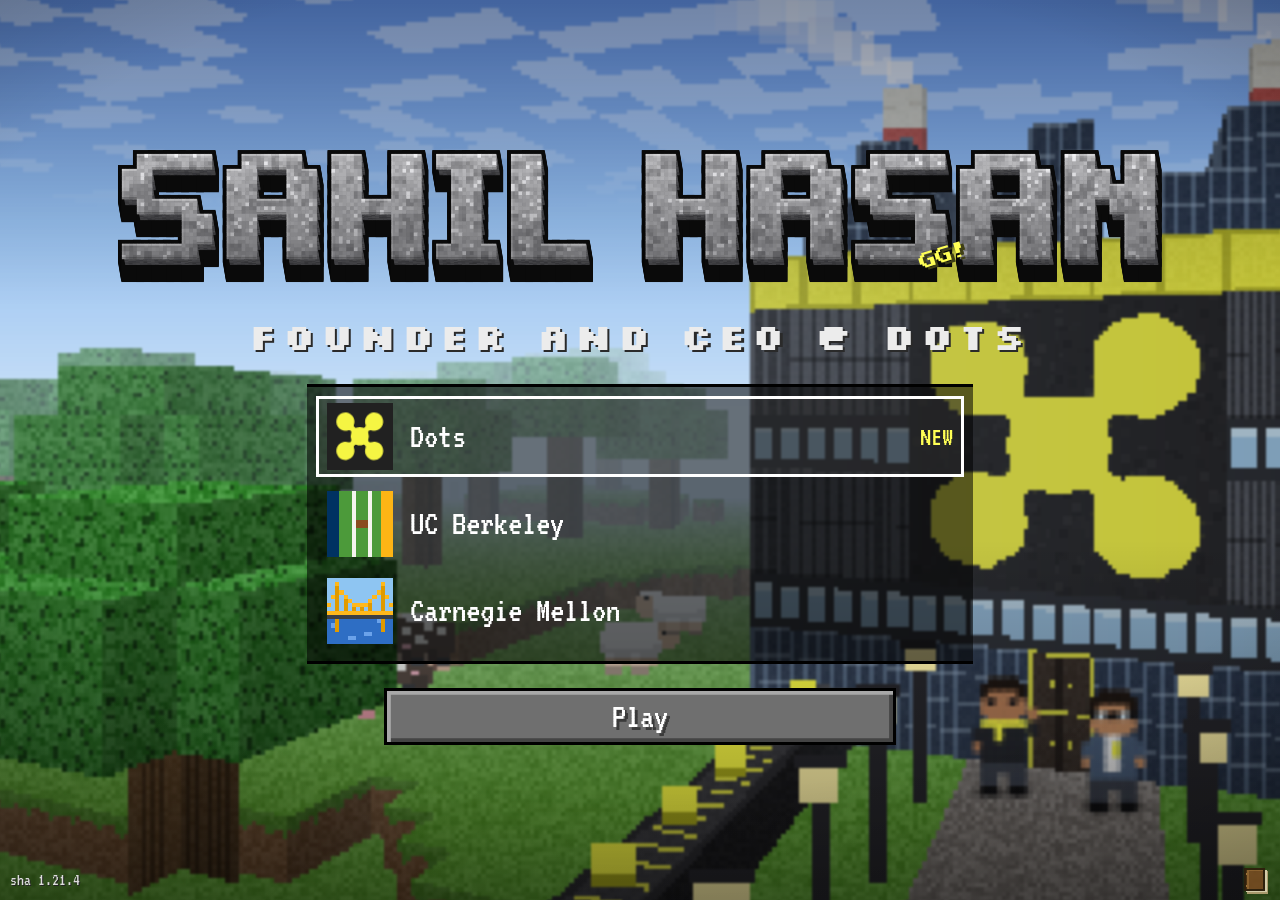
<file: index.html>
<!doctype html>
<html lang="en">
<head>
<meta charset="utf-8">
<meta name="viewport" content="width=device-width,initial-scale=1,viewport-fit=cover">
<title>Sahil Hasan</title>
<meta name="description" content="Sahil Hasan, Founder and CEO @ Dots.">
<meta property="og:title" content="Sahil Hasan">
<meta property="og:description" content="Sahil Hasan, Founder and CEO @ Dots.">
<meta property="og:type" content="website">
<meta name="theme-color" content="#1b2433">
<link rel="icon" href="img/favicon.ico">
<link rel="preconnect" href="https://fonts.googleapis.com">
<link rel="preconnect" href="https://fonts.gstatic.com" crossorigin>
<link rel="stylesheet" href="https://fonts.googleapis.com/css2?family=Press+Start+2P&family=Silkscreen&family=VT323&display=swap">
<link rel="stylesheet" href="assets/base.css">
<style>
/* Hub: the panorama fills the viewport; the title UI sits in a centered 16:10 box (full screen on portrait phones). */
.stage{padding:0}
.s66.screen{width:100vw;height:100vh;height:100dvh;aspect-ratio:auto;font-family:'VT323',monospace;color:#fff;background:#1b2433}
.s66 .p-wrap{position:absolute;inset:0;overflow:hidden;pointer-events:none}
.s66 .p-cv{position:absolute;left:-2%;top:-2%;width:104%;height:104%;image-rendering:pixelated;filter:blur(.12vmin)}
.s66 .p-old{opacity:0}
.s66 .p-old.fade{transition:opacity 1.4s ease}
.s66 .p-vig{position:absolute;inset:0;background:radial-gradient(125% 100% at 50% 42%,rgba(0,0,0,0) 46%,rgba(0,0,0,.55) 100%),linear-gradient(rgba(0,0,0,.30),rgba(0,0,0,0) 34%,rgba(0,0,0,0) 60%,rgba(0,0,0,.42))}
.s66 .ui{position:absolute;left:50%;top:50%;transform:translate(-50%,-50%);width:min(100vw,160vh);width:min(100vw,160dvh);aspect-ratio:16/10;container-type:inline-size}
.s66 .ui{pointer-events:none}
.s66 .h-load,.s66 .h-book,.s66 .h-top,.s66 .h-list,.s66 .h-play{pointer-events:auto}
.s66 .h-title{pointer-events:none;position:absolute;inset:0;display:flex;flex-direction:column;align-items:center;justify-content:center;gap:1.3cqw;padding:2cqw 0 4cqw}
.s66 .h-top{position:relative;width:82cqw;height:13.6cqw;flex:none}
.s66 .h-logo{display:block;width:100%;height:100%;cursor:pointer}
.s66 .h-splash{position:absolute;left:79%;top:73%;--k:1;font-family:'Press Start 2P',monospace;font-size:1.35cqw;color:#ffff55;text-shadow:.22cqw .22cqw 0 #3f3f15;transform:translate(-50%,-50%) rotate(-17deg);white-space:nowrap;animation:s66-p .5s ease-in-out infinite alternate;pointer-events:none}
@keyframes s66-p{from{transform:translate(-50%,-50%) rotate(-17deg) scale(var(--k))}to{transform:translate(-50%,-50%) rotate(-17deg) scale(calc(var(--k)*1.09))}}
.s66 .h-sub{font-family:'Silkscreen',monospace;font-size:2.9cqw;line-height:1;letter-spacing:.16em;color:#ececec;text-shadow:.18cqw .18cqw 0 #2a2a2a;text-align:center;pointer-events:none;margin:-.2cqw 0 1cqw}
.s66 .h-list{width:52cqw;background:rgba(0,0,0,.55);border-block:.3cqw solid #000;padding:.7cqw;display:grid;gap:.45cqw}
.s66 .h-w{display:grid;grid-template-columns:5.2cqw 1fr auto;gap:1.3cqw;align-items:center;padding:.35cqw .6cqw;border:.3cqw solid transparent;cursor:pointer;line-height:1;background:none;color:inherit;font:inherit;text-align:left}
.s66 .h-w.sel{border-color:#fff;background:rgba(255,255,255,.07)}
.s66 .h-w:focus-visible{outline:.3cqw solid #f5f543}
.s66 .h-w canvas{width:5.2cqw;height:5.2cqw;image-rendering:pixelated}
.s66 .h-w canvas.h-mk{image-rendering:auto}
.s66 .h-w b{display:block;font-weight:400;font-size:2.8cqw;line-height:1}
.s66 .h-w em{font-style:normal;font-size:2.2cqw;color:#ffff55}
.s66 .h-ck{display:inline-block;width:.85cqw;height:1.6cqw;border:solid #7ddc7d;border-width:0 .4cqw .4cqw 0;transform:rotate(45deg) translateY(-.25cqw);opacity:.85}
.s66 .h-btn{font:400 2.8cqw 'VT323',monospace;color:#fff;background:#6f6f6f;border:.3cqw solid #000;box-shadow:inset .3cqw .3cqw 0 #a8a8a8,inset -.3cqw -.3cqw 0 #444;padding:.45cqw .8cqw;text-shadow:.2cqw .2cqw 0 #3a3a3a;cursor:pointer;text-align:center;display:block;line-height:1.1}
.s66 .h-btn:hover,.s66 .h-btn:focus-visible{background:#7d86c9;box-shadow:inset .3cqw .3cqw 0 #b9c1f5,inset -.3cqw -.3cqw 0 #4a518a;outline:none}
.s66 .h-play{width:40cqw;margin-top:.6cqw}
.s66 .h-ver{position:absolute;left:calc(10px + env(safe-area-inset-left,0px));bottom:calc(8px + env(safe-area-inset-bottom,0px));font-size:clamp(13px,1.35vw,20px);color:#dcdcdc;text-shadow:1px 1px 0 #222;pointer-events:none}
.s66 .h-cnr{position:absolute;right:calc(10px + env(safe-area-inset-right,0px));bottom:calc(6px + env(safe-area-inset-bottom,0px));display:flex;align-items:center;gap:10px}
.s66 .h-bk{width:clamp(22px,2.2vw,32px);height:clamp(22px,2.2vw,32px);padding:0;border:0;background:none;cursor:pointer;opacity:.85}
.s66 .h-bk canvas{width:100%;height:100%;image-rendering:pixelated;display:block}
.s66 .h-bk:hover,.s66 .h-bk:focus-visible{opacity:1;outline:none;filter:drop-shadow(0 0 3px #ffff55)}
.s66 .h-load{position:absolute;inset:0;z-index:5;display:grid;place-content:center;justify-items:center;gap:1.3cqw;image-rendering:pixelated;font-size:3cqw;text-shadow:.25cqw .25cqw 0 #3a3a3a;text-align:center;padding:0 6cqw;background:rgba(20,14,8,.78);box-shadow:0 0 0 200vmax rgba(20,14,8,.78)}
.s66 .h-lmk{width:9cqw;height:9cqw;color:#f5f543;filter:drop-shadow(.3cqw .3cqw 0 #000)}
.s66 .h-load small{font-size:2.3cqw;color:#ddd}
.s66 .h-pb{display:block;width:30cqw;height:1cqw;background:#444;border:.2cqw solid #000}
.s66 .h-pb b{display:block;height:100%;width:0;background:#55ff55;transition:width 1.1s linear}
.s66 .h-book{position:absolute;inset:0;background:rgba(0,0,0,.5);box-shadow:0 0 0 200vmax rgba(0,0,0,.5);display:grid;place-items:center;z-index:6}
.s66 .h-page{position:relative;width:56cqw;max-height:54cqw;overflow:auto;background:#f1e3c2;border:.4cqw solid #5a3a1a;box-shadow:inset 0 0 0 .4cqw #c9ad7c,.8cqw .8cqw 0 rgba(0,0,0,.4);color:#2a1d0e;padding:2cqw 2.6cqw;display:grid;gap:.9cqw;font-size:2.4cqw;line-height:1.1;text-align:left}
.s66 .h-page h3{margin:0;font-weight:400;font-family:'Press Start 2P',monospace;font-size:2.3cqw;color:#2a1d0e}
.s66 .h-t2{color:#7a4b12;margin-top:-.4cqw}
.s66 .h-ch{display:grid;gap:.6cqw;border-block:.25cqw dashed #b8955c;padding-block:.8cqw}
.s66 .h-ch div{display:grid;grid-template-columns:1fr auto;column-gap:1cqw;align-items:baseline}
.s66 .h-ch small{color:#8a6a3a;font-size:2cqw}
.s66 .h-ch b{font-weight:400;display:block}
.s66 .h-ch span{grid-column:1/-1;color:#6a5232;font-size:2.1cqw}
.s66 .h-lk{display:block;text-align:center;text-decoration:none;color:#fff;font-size:2.4cqw;padding:.6cqw 0;border:.3cqw solid #000;background:#2b5f9e}
.s66 .h-rs{justify-self:start;font:400 2cqw 'VT323',monospace;color:#7a4b12;background:none;border:0;padding:0;text-decoration:underline;cursor:pointer}
.s66 .h-x{position:absolute;right:1cqw;top:.8cqw;font:400 2.6cqw 'VT323',monospace;background:#7a4b12;color:#f1e3c2;border:0;width:3.4cqw;height:3.4cqw;cursor:pointer}
@container (max-width:520px){
  .s66 .h-top{width:95cqw;height:14.6cqw}
  .s66 .h-sub{font-size:4.1cqw;letter-spacing:.06em}
  .s66 .h-splash{font-size:2.1cqw}
  .s66 .h-list{width:76cqw;padding:.5cqw;gap:.25cqw}
  .s66 .h-w{grid-template-columns:5.4cqw 1fr auto;gap:1.8cqw;padding:.2cqw .6cqw}
  .s66 .h-w canvas{width:6cqw;height:6cqw}
  .s66 .h-w b{font-size:4.4cqw}
  .s66 .h-w em{font-size:2.9cqw}
  .s66 .h-ck{width:1.2cqw;height:2.3cqw}
  .s66 .h-play{width:68cqw;font-size:3.8cqw;padding:.25cqw .8cqw}
  .s66 .h-load{font-size:4cqw}
  .s66 .h-load small{font-size:3.2cqw}
  .s66 .h-pb{width:52cqw;height:1.6cqw}
  .s66 .h-btn{font-size:3.6cqw}
  .s66 .h-page{width:88cqw;max-height:58cqw;font-size:3.2cqw;padding:2.4cqw 3cqw}
  .s66 .h-page h3{font-size:3.2cqw}
  .s66 .h-ch span,.s66 .h-ch small{font-size:2.9cqw}
  .s66 .h-lk{font-size:3.2cqw}
  .s66 .h-rs{font-size:3cqw}
  .s66 .h-x{width:5cqw;height:5cqw;font-size:3.4cqw}
}
/* Portrait phones: the UI takes the full screen height and grows into it. */
@media (orientation:portrait){
  .s66 .ui{width:100vw;height:100vh;height:100dvh;aspect-ratio:auto}
  .s66 .h-title{justify-content:flex-start;gap:2.6cqw;padding:calc(9vh + env(safe-area-inset-top,0px)) 0 calc(16cqw + env(safe-area-inset-bottom,0px))}
  .s66 .h-top{width:94cqw;height:15.4cqw}
  .s66 .h-splash{font-size:2.9cqw;top:96%}
  .s66 .h-sub{font-size:4.6cqw;margin:1.4cqw 0 3cqw;letter-spacing:.08em}
  .s66 .h-list{width:86cqw;padding:1.4cqw;gap:1cqw}
  .s66 .h-w{grid-template-columns:9cqw 1fr auto;gap:3cqw;padding:1.3cqw 1.6cqw;border-width:.6cqw}
  .s66 .h-w canvas{width:9cqw;height:9cqw}
  .s66 .h-w b{font-size:6.6cqw}
  .s66 .h-w em{font-size:4.4cqw}
  .s66 .h-ck{width:1.8cqw;height:3.4cqw;border-width:0 .8cqw .8cqw 0}
  .s66 .h-play{width:86cqw;font-size:6.4cqw;padding:1.4cqw .8cqw;border-width:.6cqw;margin-top:1.6cqw}
  .s66 .h-load{font-size:5.4cqw;gap:3cqw}
  .s66 .h-load small{font-size:4.2cqw}
  .s66 .h-lmk{width:20cqw;height:20cqw}
  .s66 .h-pb{width:70cqw;height:2.6cqw}
  .s66 .h-page{width:90cqw;max-height:80vh;max-height:80dvh;font-size:4.6cqw;gap:2.4cqw;padding:5cqw 5cqw}
  .s66 .h-page h3{font-size:4.6cqw}
  .s66 .h-ch span,.s66 .h-ch small{font-size:4cqw}
  .s66 .h-lk{font-size:4.8cqw;padding:2cqw 0}
  .s66 .h-rs{font-size:4.2cqw}
  .s66 .h-x{width:8cqw;height:8cqw;font-size:5.4cqw;right:2cqw;top:2cqw}
}
</style>
</head>
<body>
<main class="stage">
  <div class="screen s66" id="hub" aria-label="Sahil Hasan, Founder and CEO at Dots. Pick a world and press Play.">
    <div class="p-wrap" aria-hidden="true"><canvas class="p-cv p-now" width="320" height="200"></canvas><canvas class="p-cv p-old" width="320" height="200"></canvas><div class="p-vig"></div></div>
    <div class="h-ver">sha 1.21.4</div>
    <div class="h-cnr"><button type="button" class="h-bk hub-bk" aria-label="Bio"><canvas width="48" height="48"></canvas></button></div>
    <div class="ui">
      <div class="h-title">
        <div class="h-top"><canvas class="h-logo" role="img" aria-label="Sahil Hasan" title="Bio"></canvas><div class="h-splash" aria-hidden="true"></div></div>
        <h1 class="h-sub">FOUNDER AND CEO @ DOTS</h1>
        <div class="h-list" role="listbox" aria-label="Worlds"></div>
        <button type="button" class="h-btn h-play hub-play">Play</button>
      </div>
      <div class="h-load" hidden><span class="h-lmk" hidden></span><span class="h-msg">Loading terrain...</span><small class="h-sub2"></small><i class="h-pb"><b></b></i></div>
      <div class="h-book" hidden role="dialog" aria-modal="true" aria-label="Bio">
        <div class="h-page">
          <button type="button" class="h-x hub-close" aria-label="Close">X</button>
          <h3>SAHIL HASAN</h3><div class="h-t2">Founder and CEO of Dots</div>
          <div class="h-ch hub-ch"></div>
          <a class="h-lk" href="https://www.linkedin.com/in/sahilhasan" target="_blank" rel="noopener">LinkedIn</a>
          <button type="button" class="h-rs hub-reset">Reset worlds</button>
        </div>
      </div>
    </div>
  </div>
</main>
<script src="assets/shared.js"></script>
<script>
(()=>{
  /* ===== SPLASH LINES: one set per world; the line follows the selected world ===== */
  const SPLASH={
    dots:['Paying 190+ countries!','Now with Series A!','Payouts in any currency!','Ship it!','Founder mode!','Hiring!','Also try Retro Bowl!','GG!','Respawning...'],
    cal:['Go Bears!','Geaux Bears!','Beat the Furd!','The Play lives!','Fiat Lux!','Press Play!','Now in 3D!'],
    cmu:['Yinz ready?','City of bridges!','Paint the Fence!','My heart is in the work!','Now with 446 bridges!','100% bug-free (citation needed)!','GG!']
  };
  /* ================================================================================ */
  const el=document.getElementById('hub');if(!el)return;
  const q=s=>el.querySelector(s);

  /* ---------- 16px block textures ---------- */
  const R0=rng(6161),cl=v=>Math.max(0,Math.min(255,v|0));
  function tx(fn){const k=document.createElement('canvas');k.width=k.height=16;const g=k.getContext('2d');fn(g);return k}
  function nz(g,c0,s,x0=0,y0=0,w=16,h=16){for(let y=y0;y<y0+h;y++)for(let i=x0;i<x0+w;i++){const v=(R0()-.5)*s;g.fillStyle=`rgb(${cl(c0[0]+v)},${cl(c0[1]+v)},${cl(c0[2]+v)})`;g.fillRect(i,y,1,1)}}
  const frame=(g,col)=>{g.strokeStyle=col;g.lineWidth=1;g.strokeRect(.5,.5,15,15)};
  const A32=k=>{const d=k.getContext('2d').getImageData(0,0,16,16).data,a=new Uint32Array(256);for(let i=0;i<256;i++)a[i]=(255<<24|d[i*4+2]<<16|d[i*4+1]<<8|d[i*4])>>>0;return a};
  const T=(k,lit)=>({a:A32(k),lit:lit?A32(lit):null});
  const tex={
    grassTop:T(tx(g=>nz(g,[95,159,53],34))),
    grassSide:T(tx(g=>{nz(g,[134,96,62],30);nz(g,[95,159,53],30,0,0,16,3);for(let i=0;i<16;i++)if(R0()<.5){g.fillStyle='rgb(88,150,50)';g.fillRect(i,3,1,1+(R0()*2|0))}})),
    dirt:T(tx(g=>nz(g,[134,96,62],30))),
    stone:T(tx(g=>{nz(g,[125,125,125],24);for(let k=0;k<10;k++){g.fillStyle='rgba(70,70,70,.55)';g.fillRect(R0()*15|0,R0()*15|0,2,1)}})),
    sand:T(tx(g=>nz(g,[219,207,163],18))),
    gravel:T(tx(g=>{nz(g,[128,122,118],44)})),
    logTop:T(tx(g=>{nz(g,[178,142,92],12);g.strokeStyle='rgba(110,80,45,.85)';[6,3.5].forEach(r=>g.strokeRect(8-r,8-r,r*2,r*2))})),
    logSide:T(tx(g=>{nz(g,[104,76,46],18);g.fillStyle='rgba(50,34,18,.6)';for(let i=1;i<16;i+=3)g.fillRect(i,0,1,16)})),
    leaves:T(tx(g=>{nz(g,[58,138,52],46);for(let k=0;k<26;k++){g.fillStyle='rgba(20,60,20,.75)';g.fillRect(R0()*16|0,R0()*16|0,1,1)}})),
    euc:T(tx(g=>{nz(g,[92,140,104],40);for(let k=0;k<22;k++){g.fillStyle='rgba(40,70,50,.7)';g.fillRect(R0()*16|0,R0()*16|0,1,1)}})),
    plank:T(tx(g=>{nz(g,[176,130,74],16);g.fillStyle='rgba(90,58,28,.7)';for(let y=3;y<16;y+=4)g.fillRect(0,y,16,1)})),
    brick:T(tx(g=>{g.fillStyle='#b9b0a0';g.fillRect(0,0,16,16);for(let r=0;r<4;r++)for(let k=-1;k<3;k++)nz(g,[176,92,66],22,k*8+(r%2?4:0),r*4,7,3)})),
    roof:T(tx(g=>{nz(g,[166,78,44],18);g.fillStyle='rgba(80,30,15,.6)';for(let y=3;y<16;y+=4)g.fillRect(0,y,16,1)})),
    slate:T(tx(g=>{nz(g,[70,72,82],14);g.fillStyle='rgba(30,30,40,.6)';for(let y=3;y<16;y+=4)g.fillRect(0,y,16,1)})),
    quartz:T(tx(g=>{nz(g,[234,228,214],7);g.fillStyle='rgba(180,170,150,.35)';g.fillRect(0,7,16,1)})),
    copper:T(tx(g=>{nz(g,[92,164,142],20);for(let k=0;k<12;k++){g.fillStyle='rgba(160,215,195,.6)';g.fillRect(R0()*15|0,R0()*15|0,2,2)}})),
    ink:T(tx(g=>nz(g,[40,40,44],10))),
    yel:T(tx(g=>{nz(g,[245,245,67],10);frame(g,'rgba(150,150,20,.55)')}),tx(g=>{nz(g,[255,255,120],8);frame(g,'rgba(200,200,60,.6)')})),
    navy:T(tx(g=>nz(g,[0,50,98],12))),
    cal:T(tx(g=>nz(g,[253,181,21],14))),
    turf:T(tx(g=>{nz(g,[74,152,58],14,0,0,16,8);nz(g,[92,172,70],14,0,8,16,8)})),
    steel:T(tx(g=>nz(g,[118,130,146],12))),
    win:T(tx(g=>{nz(g,[46,74,112],14);g.fillStyle='rgba(160,200,240,.55)';g.fillRect(2,2,5,5);g.fillRect(9,2,5,5);g.fillRect(2,9,5,5);g.fillRect(9,9,5,5);frame(g,'rgba(20,24,30,.9)')}),
          tx(g=>{nz(g,[40,36,40],10);g.fillStyle='rgb(255,214,120)';g.fillRect(2,2,5,5);g.fillRect(9,9,5,5);g.fillStyle='rgb(240,170,80)';g.fillRect(9,2,5,5);g.fillStyle='rgb(70,60,60)';g.fillRect(2,9,5,5);frame(g,'rgba(20,20,20,.9)')})),
    swin:T(tx(g=>{nz(g,[110,124,142],10);g.fillStyle='rgba(190,222,248,.7)';for(let y=2;y<16;y+=4)for(let i=1;i<16;i+=4)g.fillRect(i,y,2,2)}),
           tx(g=>{nz(g,[34,36,46],8);for(let y=2;y<16;y+=4)for(let i=1;i<16;i+=4){const on=R0()<.55;g.fillStyle=on?(R0()<.5?'rgb(255,220,140)':'rgb(250,240,200)'):'rgb(50,52,66)';g.fillRect(i,y,2,2)}})),
    bridge:T(tx(g=>{nz(g,[255,184,28],14);g.fillStyle='rgba(120,80,0,.55)';for(let i=2;i<16;i+=5)g.fillRect(i,0,1,16);g.fillRect(0,0,16,1);g.fillRect(0,15,16,1)}),
             tx(g=>{nz(g,[200,140,30],12);g.fillStyle='rgba(90,60,0,.6)';for(let i=2;i<16;i+=5)g.fillRect(i,0,1,16);g.fillStyle='rgb(255,250,200)';g.fillRect(0,0,16,1);for(let i=1;i<16;i+=5)g.fillRect(i,1,2,1)}))
  };
  tex.door=T(tx(g=>{nz(g,[58,46,38],10);g.fillStyle='rgba(20,14,10,.7)';g.fillRect(7,0,2,16);g.fillStyle='rgb(245,245,67)';g.fillRect(0,0,16,1);g.fillRect(0,0,1,16);g.fillRect(15,0,1,16);g.fillStyle='rgb(245,245,67)';g.fillRect(5,8,1,2);g.fillRect(10,8,1,2)}));
  tex.glass=T(tx(g=>{nz(g,[44,58,82],10);g.fillStyle='rgba(150,180,215,.45)';for(let i=0;i<16;i+=4)g.fillRect(i,0,1,16);g.fillStyle='rgba(200,225,250,.35)';g.fillRect(0,0,16,1);g.fillRect(0,8,16,1)}),
              tx(g=>{nz(g,[22,26,40],8);for(let y=1;y<16;y+=4)for(let i=1;i<16;i+=4){g.fillStyle=R0()<.6?'rgb(255,226,150)':'rgb(40,44,60)';g.fillRect(i,y,2,2)}}));
  tex.orange=T(tx(g=>{nz(g,[192,54,44],14);g.fillStyle='rgba(90,20,15,.5)';g.fillRect(0,15,16,1)}),tx(g=>{nz(g,[150,40,36],10);g.fillStyle='rgb(255,210,140)';g.fillRect(7,2,2,2)}));
  tex.corr=T(tx(g=>{nz(g,[50,52,58],8);g.fillStyle='rgba(120,124,136,.45)';for(let i=0;i<16;i+=2)g.fillRect(i,0,1,16);g.fillStyle='rgba(0,0,0,.35)';g.fillRect(0,15,16,1)}));
  tex.fwin=T(tx(g=>{g.fillStyle='#2a2c32';g.fillRect(0,0,16,16);g.fillStyle='#9cc4e4';g.fillRect(1,3,6,10);g.fillRect(9,3,6,10);g.fillStyle='#c6e0f2';g.fillRect(1,3,6,2);g.fillRect(9,3,6,2)}));
  tex.chestTop=T(tx(g=>{nz(g,[160,110,52],16);g.strokeStyle='#4a2c10';g.lineWidth=1;g.strokeRect(.5,.5,15,15);g.fillStyle='rgba(90,55,20,.5)';g.fillRect(1,7,14,1)}));
  tex.chest=T(tx(g=>{nz(g,[150,102,48],16);g.strokeStyle='#4a2c10';g.lineWidth=1;g.strokeRect(.5,.5,15,15);g.fillStyle='#3a220c';g.fillRect(1,5,14,1);g.fillStyle='#d8d8d8';g.fillRect(7,4,2,4)}));
  const BELT=[0,1,2,3].map(k=>T(tx(g=>{nz(g,[58,58,62],8);g.fillStyle='#2a2a2e';g.fillRect(0,0,16,2);g.fillRect(0,14,16,2);g.fillStyle='rgba(245,245,67,.85)';for(let i=k*-4;i<16;i+=8){g.fillRect(i+4,3,2,10)}})));
  tex.lamp=T(tx(g=>{nz(g,[255,236,150],10);frame(g,'rgba(120,100,40,.8)')}),tx(g=>{nz(g,[255,240,170],6);frame(g,'rgba(160,130,60,.8)')}));
  /* Sather Tower: granite shaft, slit windows, arched belfry, a clock face on each side (3x3 blocks, sliced) */
  tex.granite=T(tx(g=>{nz(g,[206,200,186],10);g.fillStyle='rgba(120,112,96,.35)';g.fillRect(0,0,1,16);g.fillRect(15,0,1,16);g.fillStyle='rgba(120,112,96,.22)';g.fillRect(0,15,16,1)}));
  tex.slit=T(tx(g=>{nz(g,[206,200,186],10);g.fillStyle='#3a3833';g.fillRect(6,2,4,12);g.fillStyle='rgba(120,112,96,.35)';g.fillRect(0,0,1,16);g.fillRect(15,0,1,16)}));
  tex.cornice=T(tx(g=>{nz(g,[226,222,210],6);g.fillStyle='rgba(110,104,90,.6)';g.fillRect(0,13,16,3);g.fillStyle='rgba(255,255,255,.35)';g.fillRect(0,0,16,2)}));
  const BELF=[0,1,2].map(k=>T(tx(g=>{nz(g,[206,200,186],10);g.fillStyle='#2b2925';
    if(k===0){g.fillRect(3,8,10,8);g.fillRect(4,6,8,2);g.fillRect(6,5,4,1)}else if(k===1){g.fillRect(3,0,10,16);g.fillStyle='#8a6a2c';g.fillRect(6,4,4,5);g.fillRect(5,8,6,2)}else{g.fillRect(3,0,10,10);g.fillStyle='rgba(240,236,224,.9)';g.fillRect(2,10,12,2)}
    g.fillStyle='rgba(120,112,96,.35)';g.fillRect(0,0,1,16);g.fillRect(15,0,1,16)})));
  const CLOCK=(()=>{const k=document.createElement('canvas');k.width=k.height=48;const g=k.getContext('2d');nz(g,[206,200,186],10,0,0,48,48);
    g.fillStyle='#c9a227';g.beginPath();g.arc(24,24,21,0,7);g.fill();g.fillStyle='#f4f1e6';g.beginPath();g.arc(24,24,18,0,7);g.fill();
    g.fillStyle='#222';for(let i=0;i<12;i++){const a=i*Math.PI/6;g.fillRect(Math.round(24+Math.cos(a)*15)-1,Math.round(24+Math.sin(a)*15)-1,2,2)}
    g.strokeStyle='#1d1d1d';g.lineWidth=2.4;g.beginPath();g.moveTo(24,24);g.lineTo(24,11);g.stroke();g.lineWidth=2;g.beginPath();g.moveTo(24,24);g.lineTo(33,29);g.stroke();
    const d=g.getImageData(0,0,48,48).data;for(let i=0;i<d.length;i+=4){d[i+3]=255}g.putImageData(new ImageData(d,48,48),0,0);
    const out=[];for(let r=0;r<3;r++)for(let c=0;c<3;c++){const t=document.createElement('canvas');t.width=t.height=16;t.getContext('2d').drawImage(k,c*16,r*16,16,16,0,0,16,16);out.push(T(t))}return out})();
  /* Dots mark on HQ faces: real vector path rasterized onto a 5x5-block (80x80 texel) face, sliced per block */
  const MARKT=(()=>{const k=document.createElement('canvas');k.width=k.height=80;const g=k.getContext('2d');g.fillStyle='#232326';g.fillRect(0,0,80,80);
    const R1=rng(661);for(let i=0;i<500;i++){const v=30+(R1()*14|0);g.fillStyle=`rgb(${v},${v},${v+3})`;g.fillRect(R1()*80|0,R1()*80|0,2,2)}
    drawMark(g,40,40,70,'#f5f543');const d=g.getImageData(0,0,80,80).data;
    /* hard threshold so texels read as blocks of yellow or ink, no soft blob */
    for(let i=0;i<6400;i++){const r=d[i*4],gg=d[i*4+1],b=d[i*4+2];if(r>150&&gg>150&&b<170){d[i*4]=245;d[i*4+1]=245;d[i*4+2]=67}else if(r>60){d[i*4]=36;d[i*4+1]=36;d[i*4+2]=40}}
    g.putImageData(new ImageData(d,80,80),0,0);
    const out=[];for(let r=0;r<5;r++)for(let c=0;c<5;c++){const t=document.createElement('canvas');t.width=t.height=16;t.getContext('2d').drawImage(k,c*16,r*16,16,16,0,0,16,16);out.push(t)}return out})();
  const WATER=[0,1,2].map(k=>T(tx(g=>{nz(g,[46,110,196],12);g.fillStyle='rgba(205,232,255,.55)';for(let j=0;j<4;j++)g.fillRect((j*5+k*3)%12,(j*4+k)%16,4,1)})));
  let WF=0,WF2=0;

  /* ---------- materials: top texture + side texture by block row ---------- */
  const MD=[];
  MD[1]={top:tex.grassTop,side:(z,g)=>z>=g-1?tex.grassSide:z>=g-4?tex.dirt:tex.stone};
  MD[2]={top:tex.sand,side:()=>tex.sand};
  MD[3]={top:null,side:()=>WATER[WF]};
  MD[4]={top:tex.stone,side:()=>tex.stone};
  MD[5]={top:tex.logTop,side:()=>tex.logSide};
  MD[6]={top:tex.leaves,side:()=>tex.leaves};
  MD[7]={top:tex.yel,side:(z,g)=>z>=g-1?tex.yel:(((z%3)+3)%3==1?tex.win:tex.ink)};
  MD[8]={top:tex.plank,side:()=>tex.plank};
  MD[9]={top:tex.copper,side:(z,g)=>z>=g-2?tex.copper:z==g-4?tex.win:tex.quartz};
  MD[10]={top:tex.roof,side:(z,g)=>z==g-1&&g%2?tex.win:tex.brick};
  MD[11]={top:tex.roof,side:(z,g)=>((z%3)+3)%3==1?tex.win:tex.quartz};
  MD[12]={top:tex.cal,side:z=>z%2?tex.navy:tex.cal};
  MD[13]={top:tex.turf,side:()=>tex.dirt};
  MD[14]={top:tex.steel,side:(z,g)=>z>=g-1?tex.steel:tex.swin};
  MD[15]={top:tex.bridge,side:()=>tex.bridge};
  MD[16]={top:tex.gravel,side:()=>tex.dirt};
  MD[17]={top:tex.slate,side:(z,g)=>z>=g-2?tex.win:tex.brick};
  MD[18]={top:tex.euc,side:()=>tex.euc};
  MD[19]={top:tex.quartz,side:()=>tex.quartz};
  MD[21]={top:tex.steel,side:(z,g)=>z>=g-1?tex.steel:tex.glass};
  MD[22]={top:tex.ink,side:z=>z%2?tex.yel:tex.ink};
  MD[23]={top:tex.yel,side:(z,g)=>z>=g-1?tex.yel:(z%2?tex.win:tex.ink)};
  MD[24]={top:tex.lamp,side:(z,g)=>z>=g-1?tex.lamp:tex.ink};
  MD[25]={top:tex.orange,side:()=>tex.orange};
  let CPX=0,CPY=0;
  MD[32]={top:tex.copper,side:(z,g,mx,my,sd)=>{const c=sd===0?my-CPY:mx-CPX;if(z>=24)return tex.copper;if(z===23)return tex.cornice;if(z>=20&&z<=22)return c===1?BELF[22-z]:tex.granite;
    if(z>=16&&z<=18&&c>=0&&c<3)return CLOCK[(18-z)*3+c];return z%4===1&&c===1&&z<15?tex.slit:tex.granite}};
  MD[33]={top:tex.yel,side:(z,g)=>z>=g-1?tex.yel:tex.copper};
  const MKT=MARKT.map(k=>T(k));let HQX=0,HQY=0;
  MD[20]={top:tex.steel,side:(z,g,mx,my,sd)=>{if(z>=14)return tex.glass;if(z===13)return tex.yel;if(sd===0&&mx===HQX&&my-HQY===2&&z<7)return tex.door;if(z<7)return tex.glass;
    const r=12-z,c=my-HQY;if(sd===0&&r>=0&&r<5&&c>=0&&c<5)return MKT[r*5+c];return z===7||z===10?tex.fwin:tex.corr}};
  MD[29]={top:tex.ink,side:(z,g)=>z>=g-3?(z%2?tex.orange:tex.quartz):tex.brick};
  MD[30]={top:tex.chestTop,side:()=>tex.chest};
  MD[31]={get top(){return BELT[(WF2|0)%4]},side:()=>tex.ink};

  /* ---------- heightmap worlds ---------- */
  const N=128;
  function VN(seed){const r=rng(seed),L=new Float32Array(4096);for(let i=0;i<4096;i++)L[i]=r();const sm=v=>v*v*(3-2*v);
    return(x,y,f)=>{const X=x*f,Y=y*f,i=Math.floor(X),j=Math.floor(Y),fx=sm(X-i),fy=sm(Y-j),g=(a,b)=>L[((b&63)*64+(a&63))];return g(i,j)*(1-fx)*(1-fy)+g(i+1,j)*fx*(1-fy)+g(i,j+1)*(1-fx)*fy+g(i+1,j+1)*fx*fy}}
  function mk(o){return Object.assign({G:new Uint8Array(N*N),M:new Uint8Array(N*N),S0:new Uint8Array(N*N),S1:new Uint8Array(N*N),SM:new Uint8Array(N*N),edgeG:2,edgeM:3},o)}
  const I=(x,y)=>y*N+x,inb=(x,y)=>x>=0&&y>=0&&x<N&&y<N;
  function box(s,x0,y0,w,d,h,m){for(let y=y0;y<y0+d;y++)for(let x=x0;x<x0+w;x++)if(inb(x,y)){s.G[I(x,y)]=h;s.M[I(x,y)]=m}}
  function tree(s,x,y,th,lm){if(!inb(x,y))return;const g=s.G[I(x,y)];
    for(let j=-2;j<=2;j++)for(let i=-2;i<=2;i++){if(Math.abs(i)==2&&Math.abs(j)==2)continue;const a=x+i,b=y+j;if(!inb(a,b))continue;const k=I(a,b);if(s.G[k]>=g+th-1)continue;
      const inner=Math.abs(i)<2&&Math.abs(j)<2;s.SM[k]=lm;s.S0[k]=g+th-1;s.S1[k]=g+th+(inner?2:1)}
    s.G[I(x,y)]=g+th;s.M[I(x,y)]=5;s.S0[I(x,y)]=g+th;s.SM[I(x,y)]=lm;s.S1[I(x,y)]=g+th+2}
  const segD=(x,y,ax,ay,bx,by)=>{const dx=bx-ax,dy=by-ay,t=Math.max(0,Math.min(1,((x-ax)*dx+(y-ay)*dy)/(dx*dx+dy*dy)));return Math.hypot(x-ax-t*dx,y-ay-t*dy)};
  function sky(top,mid,hor){return{top,mid,hor}}
  function skyArr(d,hy){const top=d.top,mid=d.mid,hor=d.hor,a=new Uint32Array(H);for(let y=0;y<H;y++){let c;const t=y/hy;if(t<.55){const k=t/.55;c=top.map((v,i)=>v+(mid[i]-v)*k)}else{const k=Math.min(1,(t-.55)/.45);c=mid.map((v,i)=>v+(hor[i]-v)*k)}a[y]=(255<<24|(c[2]|0)<<16|(c[1]|0)<<8|(c[0]|0))>>>0}return a}

  function buildDots(){const s=mk({}),n=VN(11),r=rng(91),hx=78,hy=61;
    for(let y=0;y<N;y++)for(let x=0;x<N;x++){const k=I(x,y);let h=3+Math.round((n(x,y,.045)*.75+n(x+50,y+30,.13)*.25)*6);
      const dH=Math.hypot(x-hx-4,y-hy-2),dC=Math.hypot(x-64,y-64),lake=n(x+300,y+300,.035);
      if(dH<14)h=5;if(dC<5)h=Math.max(h,5);s.G[k]=h;s.M[k]=1;
      if(lake<.3&&dH>15&&dC>7){s.G[k]=3;s.M[k]=3}else if(lake<.345&&dH>15&&dC>7){s.M[k]=2}}
    for(let x=65;x<hx;x++)for(let y=hy+1;y<=hy+3;y++){s.G[I(x,y)]=5;s.M[I(x,y)]=16}
    for(let y=hy-1;y<=hy+5;y++)for(let x=59;x<hx;x++){const k=I(x,y);if(s.M[k]==3)continue;if(s.G[k]>5)s.G[k]=5;if(y>=hy+1&&y<=hy+3){s.G[k]=5;s.M[k]=16}}
    /* the Dots factory: a long hall with the logo over the door, a sawtooth roof, two smokestacks */
    for(let y=hy-3;y<hy+8;y++)for(let x=hx;x<hx+10;x++){const k=I(x,y);s.G[k]=14+((y-hy+3)%3);s.M[k]=20}HQX=hx;HQY=hy;
    box(s,hx+7,hy-2,1,1,19,29);box(s,hx+7,hy+6,1,1,19,29);s.smoke=[[hx+7.5,hy-1.5,19],[hx+7.5,hy+6.5,19]];
    /* conveyor belts: paper goes in on the right, yellow dots come out on the left into a chest */
    for(const y of [hy-2,hy+6])for(let x=hx-12;x<hx;x++){const k=I(x,y);s.G[k]=x===hx-12?6:6;s.M[k]=x===hx-12?30:31;for(const d of[-1,1]){const k2=I(x,y+d);if(s.M[k2]===3||s.G[k2]!==5){s.G[k2]=5;s.M[k2]=1}}}
    s.items=[{x0:hx-.3,x1:hx-11.5,y:hy-1.5,z:6,col:'#f5f543',dk:'#a3a31c',n:6,sp:1.1},{x0:hx-11.5,x1:hx-.3,y:hy+6.5,z:6,col:'#f2f2f2',dk:'#b5b5b5',n:5,sp:.9}];
    /* lamps along the path to the door */
    s.lamps=[];for(let x=66;x<hx-1;x+=3)for(const y of [hy+.6,hy+4.4])s.lamps.push({x:x+.5,y});
    s.founders=[{x:hx-1.6,y:hy+1.75,who:'s'},{x:hx-1.5,y:hy+3.35,who:'k'}];
    for(let t=0;t<170;t++){const x=4+(r()*120|0),y=4+(r()*120|0),k=I(x,y);if(s.M[k]!=1||Math.hypot(x-64,y-64)<12||Math.hypot(x-hx-4,y-hy-2)<15||s.SM[k])continue;tree(s,x,y,4+(r()*2|0),6)}
    s.cam={x:58.5,y:64.5,z:s.G[I(58,64)]+6.2,hor:.45};
    s.sky=sky([92,140,226],[150,192,240],[200,224,248]);s.fog=[200,224,248];s.tint=[1,1,1];
    s.sun={a:2.2,e:.42,s:6,col:[255,252,220]};s.clouds=[255,255,255];s.birds=5;herd(s,7,17,['sheep','pig','cow'],Math.atan2(hy+2.5-s.cam.y,hx+2.5-s.cam.x)-.75);return s}

  function buildUCB(){const s=mk({}),n=VN(23),r=rng(37);
    for(let y=0;y<N;y++)for(let x=0;x<N;x++){const k=I(x,y);
      /* across the Bay: Marin to the north, San Francisco to the south, the Golden Gate between */
      if(x<12&&y<42){s.G[k]=4+Math.round((12-x)*.7+n(x,y,.12)*4);s.M[k]=1;continue}
      if(x<12&&y>68){s.G[k]=4+Math.round(n(x+20,y,.1)*2);s.M[k]=1;continue}
      if(x<30){s.G[k]=3;s.M[k]=3;continue}if(x<33){s.G[k]=4;s.M[k]=2;continue}
      let h=4+Math.round(n(x,y,.08)*2);if(x>80)h+=Math.round((x-80)*.4+n(x+90,y,.06)*5);s.G[k]=Math.min(h,26);s.M[k]=1}
    /* Sather Tower: 3x3 granite shaft to the cornice, copper roof, a copper spire with a gold finial */
    box(s,72,55,3,3,25,32);box(s,73,56,1,1,29,33);CPX=72;CPY=55;
    /* the Golden Gate Bridge: orange towers and deck across the strait */
    for(let y=40;y<=70;y++)for(const x of [7,8]){const k=I(x,y);if(s.M[k]===3){s.SM[k]=25;s.S0[k]=6;s.S1[k]=7}}
    [48,62].forEach(y=>[7,8].forEach(x=>{s.G[I(x,y)]=20;s.M[I(x,y)]=25;s.SM[I(x,y)]=0}));
    /* San Francisco skyline, with the Transamerica Pyramid */
    {const rs=rng(5);for(let t=0;t<26;t++){const x=1+(rs()*10|0),y=70+(rs()*22|0),g=s.G[I(x,y)];box(s,x,y,1+(rs()*2|0),1+(rs()*2|0),g+4+(rs()*9|0),rs()<.5?11:14)}box(s,5,76,2,2,13,19);box(s,5,76,1,1,21,19)}
    [[66,50,4,3,10,11],[70,61,5,3,9,11],[80,53,3,4,10,10],[58,57,3,4,8,11],[67,43,5,2,9,10],[56,68,4,3,9,11],[78,64,3,3,8,10]].forEach(([x,y,w,d,h,m])=>box(s,x,y,w,d,h,m));
    const sx=94,sy=74,F=s.G[I(sx,sy)];for(let y=sy-8;y<=sy+8;y++)for(let x=sx-11;x<=sx+11;x++){if(!inb(x,y))continue;const e=((x-sx)/11)**2+((y-sy)/7.5)**2;if(e<.5){s.G[I(x,y)]=F;s.M[I(x,y)]=13}else if(e<1){s.G[I(x,y)]=F+4+(e>.8?1:0);s.M[I(x,y)]=12}}
    for(let t=0;t<220;t++){const x=34+(r()*92|0),y=2+(r()*124|0),k=I(x,y);if(s.M[k]!=1||Math.hypot(x-96,y-60)<14||(x>66&&x<97&&Math.abs(y-59)<11)||s.SM[k])continue;if(x<80&&r()<.75)continue;tree(s,x,y,5+(r()*3|0),18)}
    /* the camera sits up in the hills, looking west past the Campanile to the Bay */
    s.cam={x:96.5,y:60.5,z:s.G[I(96,60)]+4.2,hor:.46};s.maxd=106;s.fog0=46;s.look=[73.5,56.5];s.birds=5;herd(s,8,41,['cow','sheep']);
    s.sky=sky([62,54,128],[218,112,116],[255,196,128]);s.fog=[246,178,134];s.tint=[1.07,.93,.84];
    s.sun={a:Math.PI,e:.07,s:9,col:[255,176,84]};s.clouds=[255,214,196];return s}

  /* Pittsburgh from Mt. Washington: the Allegheny and the Monongahela meet at the Point and become the Ohio */
  function stadium(s,cx,cy,rx,ry,rim){const F=s.G[I(cx,cy)];for(let y=cy-ry-1;y<=cy+ry+1;y++)for(let x=cx-rx-1;x<=cx+rx+1;x++){if(!inb(x,y))continue;const e=((x-cx)/rx)**2+((y-cy)/ry)**2;
    if(e<.45){s.G[I(x,y)]=F;s.M[I(x,y)]=13}else if(e<1){s.G[I(x,y)]=F+3+(e>.75?1:0);s.M[I(x,y)]=rim}}}
  function buildPGH(){const s=mk({}),n=VN(57),r=rng(73),P=[54,56],A=[132,20],M=[132,80],O=[-6,76],wA=4,wM=4.4,wO=5.2;
    const yL=(E,x)=>P[1]+(x-P[0])*(E[1]-P[1])/(E[0]-P[0]);
    const zone=(x,y)=>{if(x>=P[0]){if(y>yL(M,x)+wM)return'south';if(y<yL(A,x)-wA)return'north';return'down'}return y>yL(O,x)+wO?'south':'north'};
    for(let y=0;y<N;y++)for(let x=0;x<N;x++){const k=I(x,y);
      if(segD(x,y,P[0],P[1],A[0],A[1])<wA||segD(x,y,P[0],P[1],M[0],M[1])<wM||segD(x,y,P[0],P[1],O[0],O[1])<wO){s.G[k]=2;s.M[k]=3;continue}
      const z=zone(x,y);let h=4+Math.round(n(x,y,.07)*1.5),m=1;
      if(z==='south'){/* Mt. Washington: a road on the bank, a stone cliff, houses on top */const sd=y-(x>=P[0]?yL(M,x)+wM:yL(O,x)+wO);
        if(sd<1.5){h=4;m=16}else if(sd<6.5){h=Math.round(4+(sd-1.5)*2);m=4}else h=14+Math.round(n(x+40,y,.1)*2)}
      else if(z==='north'){const nd=(x>=P[0]?yL(A,x)-wA:yL(O,x)-wO)-y;if(nd>14)h+=Math.round(Math.min(7,(nd-14)*.5)+n(x,y+70,.09)*3)}
      else{h=4;m=x<P[0]+17?1:16}
      s.G[k]=h;s.M[k]=m}
    /* downtown: 3x3 lots on a 4-block grid so every tower stands apart, tallest near the core */
    const lots=[];for(let lx=P[0]+17;lx<106;lx+=4)for(let ly=24;ly<84;ly+=4){let ok=true;for(let b=-1;b<4&&ok;b++)for(let a=-1;a<4;a++)if(!inb(lx+a,ly+b)||zone(lx+a,ly+b)!=='down'||s.M[I(lx+a,ly+b)]===3)ok=false;if(ok)lots.push([lx,ly])}
    const near=(x,y)=>{let bi=0,bd=1e9;lots.forEach((l,i)=>{const d=Math.hypot(l[0]+1-x,l[1]+1-y);if(d<bd){bd=d;bi=i}});return lots.splice(bi,1)[0]};
    const put=(l,h,m,crown)=>{box(s,l[0],l[1],3,3,h,m);if(crown)crown(l)};
    put(near(90,52),28,14);                                                                   /* U.S. Steel Tower */
    put(near(84,47),24,21);                                                                   /* BNY Mellon */
    put(near(78,58),19,21,l=>{[[0,0],[2,0],[0,2],[2,2]].forEach(([a,b])=>box(s,l[0]+a,l[1]+b,1,1,21,21));box(s,l[0]+1,l[1]+1,1,1,23,21)});  /* PPG Place spires */
    put(near(85,58),21,11,l=>box(s,l[0]+1,l[1]+1,1,1,25,19));                                 /* Fifth Avenue Place */
    put(near(95,57),19,17,l=>box(s,l[0]+1,l[1]+1,1,1,22,23));                                 /* Gulf Tower */
    const MATS=[11,14,17,9,21,11,14];
    lots.forEach(([lx,ly])=>{const d=Math.hypot(lx+1-88,ly+1-54);box(s,lx,ly,3,3,Math.round(6+Math.max(2,14-d*.7)+r()*4),MATS[(r()*MATS.length)|0])});
    /* Point State Park and its fountain */
    const fx=P[0]+10,fy=Math.round((yL(A,fx)+yL(M,fx))/2);for(let b=-2;b<=2;b++)for(let a=-2;a<=2;a++){const d=Math.hypot(a,b);if(d<1.2){s.G[I(fx+a,fy+b)]=3;s.M[I(fx+a,fy+b)]=3}else if(d<2.3){s.G[I(fx+a,fy+b)]=5;s.M[I(fx+a,fy+b)]=19}}
    s.G[I(fx,fy)]=8;s.M[I(fx,fy)]=3;
    /* North Shore: Heinz Field and PNC Park */
    stadium(s,38,44,7,4,22);stadium(s,64,38,5,3,22);
    /* bridges: yellow decks across all three rivers */
    const brg=(E,w,t,towers)=>{const L=Math.hypot(E[0]-P[0],E[1]-P[1]),ux=(E[0]-P[0])/L,uy=(E[1]-P[1])/L,cx=P[0]+ux*t,cy=P[1]+uy*t,px=-uy,py=ux;
      for(let q=-w-2.6;q<=w+2.6;q+=.35){const x=Math.round(cx+px*q),y=Math.round(cy+py*q);if(!inb(x,y))continue;const k=I(x,y);if(s.M[k]==3){s.SM[k]=15;s.S0[k]=4;s.S1[k]=5}else if(s.G[k]<5){s.G[k]=5;s.M[k]=16}}
      if(towers)[-w*.45,w*.45].forEach(q=>{const x=Math.round(cx+px*q),y=Math.round(cy+py*q);if(inb(x,y)){s.G[I(x,y)]=9;s.M[I(x,y)]=15;s.SM[I(x,y)]=0}})};
    [12,20,28].forEach(t=>brg(A,wA,t,0));[7,17,27].forEach(t=>brg(M,wM,t,0));brg(O,wO,16,0);
    /* the Duquesne Incline up the cliff, with a red car partway */
    const ix=34;for(let y=0;y<N;y++){const k=I(ix,y);if(zone(ix,y)!=='south')continue;const sd=y-(yL(O,ix)+wO);if(sd>=1&&sd<7.2){s.M[k]=8;if(Math.abs(sd-4)<.6){s.G[k]+=1;s.M[k]=10}}}
    /* houses and trees on Mt. Washington and the North Side, kept clear of the view */
    const cam={x:40.5,y:76.5};
    for(let t=0;t<260;t++){const x=2+(r()*124|0),y=2+(r()*124|0),k=I(x,y);if(s.M[k]!=1||s.SM[k])continue;const z=zone(x,y);if(z==='down')continue;
      if(Math.hypot(x-cam.x,y-cam.y)<7)continue;if(z==='south'&&y-(x>=P[0]?yL(M,x)+wM:yL(O,x)+wO)<9)continue;
      if(r()<.55){const g=s.G[k];box(s,x,y,1+(r()*2|0),1,g+2,17)}else tree(s,x,y,4,6)}
    /* the Cathedral of Learning, far off in Oakland */
    box(s,117,51,2,2,34,11);
    s.cam={x:cam.x,y:cam.y,z:26,hor:.32};s.maxd=96;s.fog0=40;s.birds=4;s.look=[88,54];return s}

  const PGH=buildPGH();
  const SCENES={
    dots:buildDots(),
    ucb:buildUCB(),
    cmu:Object.assign(Object.create(PGH),{sky:sky([82,138,214],[150,190,232],[205,222,238]),fog:[205,222,238],tint:[1,1,1],sun:{a:-.9,e:.5,s:6,col:[255,252,230]},clouds:[255,255,255]}),
    night:Object.assign(Object.create(PGH),{night:1,sky:sky([6,8,22],[22,22,52],[66,52,92]),fog:[38,32,62],tint:[.30,.32,.50],sun:{a:1.4,e:.38,s:5,col:[232,236,250],moon:1},stars:1})
  };
  const ORDER=['dots','ucb','cmu','night'];
  const STARS=(()=>{const r=rng(99),a=[];for(let i=0;i<180;i++)a.push([r()*Math.PI*2,.05+r()*.75,.4+r()*.6]);return a})();
  const hash=(a,b)=>{let h=(a*374761393+b*668265263)|0;h=(h^(h>>>13))*1274126177|0;return((h^(h>>>16))>>>0)/4294967296};

  /* ---------- panorama raycaster (320x200) ---------- */
  let W=320,H=200,FOC=W/2/Math.tan(35*Math.PI/180),HORADJ=0,MAXD=60,FOG0=16;const CLZ=46;
  function setRes(aspect){const a=Math.max(.35,Math.min(3,aspect||1.6));W=Math.max(140,Math.min(440,Math.round(Math.sqrt(64000*a))));H=Math.max(120,Math.round(W/a));
    /* keep the vertical view steady (wider screens see more sideways); portrait lowers the horizon so the ground shows below the menu */
    FOC=Math.max(H/2/Math.tan((a<1?38:23.6)*Math.PI/180),W/2/Math.tan(47.5*Math.PI/180));HORADJ=a<1?.1:a>1.9?-.04:0}
  const hfov=()=>2*Math.atan(W/2/FOC);
  /* the two Dots founders, 8x16 pixel sprites: Sahil (scarf) and Kartikye (glasses, jacket) */
  const FPAL={h:'#1d1612',s:'#b07a55',k:'#c08a62',e:'#16161a',H:'#24262c',y:'#f5f543',p:'#3a3f4a',b:'#101012',g:'#121214',l:'#cfe3ef',j:'#4a5d78',w:'#ececec'};
  const FSPR={s:['..hhhh..','.hhhhhh.','.hssssh.','.sesses.','.ssssss.','..ssss..','.yyyyyy.','HHHyHHHH','HHHyHHHH','sHHHHHHs','.HHHHHH.','.HHHHHH.','.pppppp.','.pp..pp.','.pp..pp.','.bb..bb.'],
    k:['..hhhh..','.hhhhhh.','.hkkkkh.','.glgglg.','.kkkkkk.','..kkkk..','.jjwwjj.','jjjwyjjj','jjjwyjjj','kjjwwjjk','.jjwwjj.','.jjjjjj.','.pppppp.','.pp..pp.','.pp..pp.','.bb..bb.']};
  /* farm animals in Minecraft style, 16x11 pixel side views facing right; far-side legs a shade darker */
  const MPAL={B:'#3b2a1e',D:'#2a1d14',w:'#e9e6df',h:'#d9d0bb',m:'#c79f82',n:'#5a3b2c',e:'#111111',u:'#e8a3b1',k:'#1c1c1c',W:'#ececec',V:'#d2d2d2',f:'#d6b493',F:'#bf9c7a',g:'#8d7560',p:'#f1a1aa',P:'#d98791',s:'#f8bcc2',N:'#8d3f4c',x:'#ffffff'};
  const MOBS={cow:['............h..h','...........BBBBB','BBBBwwBBBBBBBeBw','BwwBwwBBBwwBBBBw','BwwBBBBBBwwBBmmm','BBBBBBwwBBBBBmnm','BBBBBwwwBBBB....','BBBBBBBBBuuB....','.BBDD..BBDD.....','.BBDD..BBDD.....','.kk....kk.......'],sheep:['...........WWWW.','.WWWWWWWWWWWffff','WWWWWWWWWWWWfeff','WWWWWWWWWWWWffff','WWWWWWWWWWWW.ff.','VWWWWWWWWWWV....','.VVVVVVVVVV.....','.WWVV..WWVV.....','.ffFF..ffFF.....','.ff....ff.......','.gg....gg.......'],pig:['................','...........ppppp','ppppppppppppxepp','pppppppppppppppp','ppppppppppppppss','pppppppppppppNsN','Pppppppppppp..ss','.PPPPPPPPPP.....','.ppPP..ppPP.....','.ppPP..ppPP.....','.PP....PP.......']};
  /* scatter animals on open grass between 5 and 26 blocks from the camera */
  function herd(s,n,seed,kinds,dir){const r=rng(seed),out=[];for(let t=0;t<3000&&out.length<n;t++){const x=2+r()*124,y=2+r()*124,k=I(x|0,y|0),d=Math.hypot(x-s.cam.x,y-s.cam.y);
    if(d<5||d>30||s.M[k]!==1||s.SM[k])continue;
    /* not so far below the camera that they fall out of the bottom of the frame */
    if((s.cam.z-s.G[k])/d>.3)continue;
    /* keep them in the part of the view the camera opens on */
    if(dir!=null){let a=Math.atan2(y-s.cam.y,x-s.cam.x)-dir;a=Math.atan2(Math.sin(a),Math.cos(a));if(Math.abs(a)>.75)continue}let flat=true;for(const[a,b]of[[1,0],[-1,0],[0,1],[0,-1]]){const kk=I(Math.min(N-1,Math.max(0,(x|0)+a)),Math.min(N-1,Math.max(0,(y|0)+b)));if(Math.abs(s.G[kk]-s.G[k])>1||s.M[kk]!==1)flat=false}
    if(!flat)continue;out.push({x,y,kind:kinds[out.length%kinds.length],ph:r()*6.28,sp:.05+r()*.06,rr:.6+r()*.8})}s.mobs=out;return s}
  function Pano(cv){const x=cv.getContext('2d');let img,buf,mask,zb;
    function resize(){cv.width=W;cv.height=H;img=x.createImageData(W,H);buf=new Uint32Array(img.data.buffer);mask=new Uint8Array(W*H);zb=new Float32Array(W*H)}resize();
    let tr,tg,tb,fr,fgc,fb,night;
    const fogF=p=>{const v=(p-FOG0)/(MAXD-FOG0);return v<0?0:v>1?1:v};
    function px(mi,t,ti,br,fo,dp){zb[mi]=dp;let c,lit=night&&t.lit,r,g,b;if(lit){c=t.lit[ti];r=(c&255)*.96;g=(c>>8&255)*.96;b=(c>>16&255)*.96;fo*=.55}else{c=t.a[ti];r=(c&255)*br*tr;g=(c>>8&255)*br*tg;b=(c>>16&255)*br*tb}
      r+=(fr-r)*fo;g+=(fgc-g)*fo;b+=(fb-b)*fo;buf[mi]=(255<<24|(b>255?255:b|0)<<16|(g>255?255:g|0)<<8|(r>255?255:r|0))>>>0;mask[mi]=1}
    function render(s,yaw,t){MAXD=s.maxd||60;FOG0=s.fog0||16;const cx=s.cam.x,cy=s.cam.y,cz=s.cam.z,hor=H*(s.cam.hor+HORADJ),f=FOC;[tr,tg,tb]=s.tint;[fr,fgc,fb]=s.fog;night=!!s.night;WF=Math.floor(t*3)%3;WF2=RM?0:Math.floor(t*8)%4;
      const sk=H+':'+HORADJ;if(s._skyH!==sk){s._skyA=skyArr(s.sky,hor);s._skyH=sk}const sa=s._skyA;
      mask.fill(0);const G=s.G,Mm=s.M,S0=s.S0,S1=s.S1,SM=s.SM,wtop=WATER[WF];
      for(let i=0;i<W;i++){const ra=yaw+Math.atan((i-W/2)/f),dx=Math.cos(ra),dy=Math.sin(ra),ct=Math.cos(ra-yaw);
        let mx=Math.floor(cx),my=Math.floor(cy);const ddx=Math.abs(1/(dx||1e-9)),ddy=Math.abs(1/(dy||1e-9));
        let stx,sty,sx,sy;if(dx<0){stx=-1;sx=(cx-mx)*ddx}else{stx=1;sx=(mx+1-cx)*ddx}if(dy<0){sty=-1;sy=(cy-my)*ddy}else{sty=1;sy=(my+1-cy)*ddy}
        let din=0,side=-1,bot=H-1;
        while(din<MAXD&&bot>=0){const dout=sx<sy?sx:sy;let g,m,sm=0,s0=0,s1=0;
          if(mx<0||my<0||mx>=N||my>=N){g=s.edgeG;m=s.edgeM}else{const k=my*N+mx;g=G[k];m=Mm[k];sm=SM[k];if(sm){s0=S0[k];s1=S1[k]}}
          const pin=Math.max(din*ct,.05),pout=dout*ct,md=MD[m],foI=fogF(pin);
          let u16=0,brS=1;if(side>=0){const hx=cx+dx*din,hy=cy+dy*din,u=side===0?hy:hx;u16=((u-Math.floor(u))*16)|0;brS=side===0?.8:.64}
          /* slab (leaves, bridge decks): front face, then top / underside */
          if(sm){const ms=MD[sm];
            if(side>=0){const ya=Math.max(0,Math.ceil(hor-(s1-cz)*f/pin)),yb=Math.min(bot,Math.floor(hor-(s0-cz)*f/pin));
              for(let y=ya;y<=yb;y++){const mi=y*W+i;if(mask[mi])continue;const z=cz-(y-hor)*pin/f,zi=Math.floor(z);px(mi,ms.side(zi,s1,mx,my,side),u16+Math.min(15,((1-(z-zi))*16)|0)*16,brS,foI,pin)}}
            if(s1<cz){const ya=Math.max(0,Math.ceil(hor+(cz-s1)*f/pout)),yb=Math.min(bot,Math.floor(hor+(cz-s1)*f/pin));
              for(let y=ya;y<=yb;y++){const mi=y*W+i;if(mask[mi])continue;const p=(cz-s1)*f/(y-hor),d=p/ct,wx=cx+dx*d,wy=cy+dy*d;px(mi,ms.top,((wx-Math.floor(wx))*16|0)+((wy-Math.floor(wy))*16|0)*16,1,fogF(p),p)}}
            if(s0>cz){const ya=Math.max(0,Math.ceil(hor-(s0-cz)*f/pin)),yb=Math.min(bot,Math.floor(hor-(s0-cz)*f/pout));
              for(let y=ya;y<=yb;y++){const mi=y*W+i;if(mask[mi])continue;const p=(s0-cz)*f/(hor-y),d=p/ct,wx=cx+dx*d,wy=cy+dy*d;px(mi,ms.top,((wx-Math.floor(wx))*16|0)+((wy-Math.floor(wy))*16|0)*16,.5,fogF(p),p)}}}
          /* ground column: front wall down to the lowest unfilled row */
          let top=bot+1;
          if(side>=0){const y0=Math.max(0,Math.ceil(hor-(g-cz)*f/pin));
            for(let y=y0;y<=bot;y++){const mi=y*W+i;if(mask[mi])continue;const z=cz-(y-hor)*pin/f,zi=Math.floor(z);px(mi,md.side(zi,g,mx,my,side),u16+Math.min(15,((1-(z-zi))*16)|0)*16,brS,foI,pin)}
            if(y0<top)top=y0}
          if(g<cz){const tt=m===3?wtop:md.top,ya=Math.max(0,Math.ceil(hor+(cz-g)*f/pout)),yb=Math.min(bot,Math.floor(hor+(cz-g)*f/pin));
            for(let y=ya;y<=yb;y++){const mi=y*W+i;if(mask[mi])continue;const p=(cz-g)*f/(y-hor),d=p/ct,wx=cx+dx*d,wy=cy+dy*d;px(mi,tt,((wx-Math.floor(wx))*16|0)+((wy-Math.floor(wy))*16|0)*16,m===3?.92:1,fogF(p),p)}
            if(yb>=top-1&&ya<top)top=ya}
          if(top<=bot)bot=top-1;
          if(sx<sy){sx+=ddx;mx+=stx;side=0}else{sy+=ddy;my+=sty;side=1}din=dout}
        /* sky + blocky clouds */
        const cc=s.clouds;
        for(let y=0;y<=bot;y++){const mi=y*W+i;if(mask[mi])continue;let c=sa[y];
          if(cc&&y<hor-1){const p=(CLZ-cz)*f/(hor-y);if(p<190){const d=p/ct,wx=cx+dx*d+t*1.1,wy=cy+dy*d;if(hash(Math.floor(wx/7),Math.floor(wy/7))<.3){const a=(1-p/190)*.82,r0=c&255,g0=c>>8&255,b0=c>>16&255;
            c=(255<<24|((b0+(cc[2]-b0)*a)|0)<<16|((g0+(cc[1]-g0)*a)|0)<<8|((r0+(cc[0]-r0)*a)|0))>>>0}}}
          buf[mi]=c}}
      const wrap=a=>{a=(a+Math.PI)%(Math.PI*2);if(a<0)a+=Math.PI*2;return a-Math.PI};
      const onSky=(X,Y,c,al)=>{X|=0;Y|=0;if(X<0||Y<0||X>=W||Y>=H)return;const mi=Y*W+X;if(mask[mi])return;const o=buf[mi],r0=o&255,g0=o>>8&255,b0=o>>16&255;buf[mi]=(255<<24|((b0+(c[2]-b0)*al)|0)<<16|((g0+(c[1]-g0)*al)|0)<<8|((r0+(c[0]-r0)*al)|0))>>>0};
      if(s.stars)for(const[a,e,b]of STARS){const rel=wrap(a-yaw);if(Math.abs(rel)>.75)continue;const X=W/2+Math.tan(rel)*f,Y=hor-Math.tan(e)*f;onSky(X,Y,[255,255,255],b*(.6+.4*Math.sin(t*2+a*9)))}
      if(s.sun){const su=s.sun,rel=wrap(su.a-yaw);if(Math.abs(rel)<.9){const X=W/2+Math.tan(rel)*f,Y=hor-Math.tan(su.e)*f,R=su.s;
        for(let yy=-R*2;yy<=R*2;yy++)for(let xx=-R*2;xx<=R*2;xx++){const inner=Math.abs(xx)<=R&&Math.abs(yy)<=R;onSky(X+xx,Y+yy,su.col,inner?1:.22)}
        if(su.moon){onSky(X-R*.4,Y-R*.3,[180,184,200],.9);onSky(X+R*.3,Y+R*.4,[190,194,210],.9)}}}
      if(s.beam){const b=s.beam,ang=Math.atan2(b.y-cy,b.x-cx),rel=wrap(ang-yaw);if(Math.abs(rel)<.75){const dist=Math.hypot(b.x-cx,b.y-cy)*Math.cos(rel),X=W/2+Math.tan(rel)*f,Y=hor-(b.z-cz)*f/dist,hw=Math.max(1,.45*f/dist);
        for(let yy=0;yy<Y;yy++)for(let xx=-hw;xx<=hw;xx++){const a=(.5+.3*(1-Math.abs(xx)/hw))*(.35+.65*yy/Math.max(1,Y));onSky(X+xx,yy,[255,255,160],a)}}}
      /* animals: depth-tested against the terrain so hills and trees hide them */
      const fillD=(x0,y0,w,h,col,dp)=>{const xa=Math.max(0,x0|0),xb=Math.min(W-1,(x0+w)|0),ya=Math.max(0,y0|0),yb=Math.min(H-1,(y0+h)|0);for(let yy=ya;yy<=yb;yy++)for(let xx=xa;xx<=xb;xx++){const mi=yy*W+xx;if(mask[mi]&&zb[mi]<dp)continue;buf[mi]=col}};
      const hex=h=>(255<<24|parseInt(h.slice(5,7),16)<<16|parseInt(h.slice(3,5),16)<<8|parseInt(h.slice(1,3),16))>>>0;
      if(s.mobs)for(const m of s.mobs){const mw=RM?0:t*m.sp+m.ph,mx2=m.x+Math.sin(mw)*m.rr,my2=m.y+Math.cos(mw*.8)*m.rr*.6;
        const ang=Math.atan2(my2-cy,mx2-cx),rel=wrap(ang-yaw);if(Math.abs(rel)>hfov()/2+.15)continue;const dist=Math.hypot(mx2-cx,my2-cy)*Math.cos(rel);if(dist<1.5||dist>MAXD)continue;
        const spr=MOBS[m.kind],sw=spr[0].length,sh=spr.length,gz=s.G[I(Math.min(N-1,mx2|0),Math.min(N-1,my2|0))],X=W/2+Math.tan(rel)*f,yf=hor+(cz-gz)*f/dist,p=1.15*f/dist/sh;
        /* face the way it is walking, as seen from the camera */
        const vx=Math.cos(mw),vy=-Math.sin(mw*.8)*.48,side=(vx*-Math.sin(yaw)+vy*Math.cos(yaw))>=0;
        const fo=fogF(dist);
        spr.forEach((row,j)=>{for(let i2=0;i2<sw;i2++){const ch=row[side?i2:sw-1-i2];if(ch=='.')continue;let c=hex(MPAL[ch]);
          if(fo>0){const r0=c&255,g0=c>>8&255,b0=c>>16&255;c=(255<<24|((b0+(fb-b0)*fo)|0)<<16|((g0+(fgc-g0)*fo)|0)<<8|((r0+(fr-r0)*fo)|0))>>>0}
          if(night){const r0=(c&255)*.35,g0=(c>>8&255)*.36,b0=(c>>16&255)*.55;c=(255<<24|(b0|0)<<16|(g0|0)<<8|(r0|0))>>>0}
          fillD(X+(i2-sw/2)*p,yf-(sh-j)*p,p+.5,p+.5,c,dist)}})}
      /* factory smoke: square puffs rising and drifting off the stacks */
      const fillDA=(x0,y0,w,h,c,a,dp)=>{const xa=Math.max(0,x0|0),xb=Math.min(W-1,(x0+w)|0),ya=Math.max(0,y0|0),yb=Math.min(H-1,(y0+h)|0);for(let yy=ya;yy<=yb;yy++)for(let xx=xa;xx<=xb;xx++){const mi=yy*W+xx;if(mask[mi]&&zb[mi]<dp)continue;const o=buf[mi],r0=o&255,g0=o>>8&255,b0=o>>16&255;buf[mi]=(255<<24|((b0+(c[2]-b0)*a)|0)<<16|((g0+(c[1]-g0)*a)|0)<<8|((r0+(c[0]-r0)*a)|0))>>>0}};
      const proj=(px2,py2)=>{const ang=Math.atan2(py2-cy,px2-cx),rel=wrap(ang-yaw);if(Math.abs(rel)>hfov()/2+.2)return null;const d=Math.hypot(px2-cx,py2-cy)*Math.cos(rel);return d<1?null:{X:W/2+Math.tan(rel)*f,d}};
      if(s.smoke)for(const[sx2,sy2,sz]of s.smoke)for(let k=0;k<8;k++){const a=((RM?0:t)*.22+k/8)%1,q=proj(sx2+a*1.2,sy2-a*5);if(!q)continue;const sz2=(.5+a*1.4)*f/q.d,Y=hor-(sz+.4+a*3.4-cz)*f/q.d;
        fillDA(q.X-sz2/2,Y-sz2/2,sz2,sz2,[226,226,230],(1-a)*.7,q.d)}
      /* things riding the conveyor belts */
      if(s.items)for(const b of s.items){const L=Math.abs(b.x1-b.x0);for(let k=0;k<b.n;k++){const u=(((RM?0:t)*b.sp/L)+k/b.n)%1,q=proj(b.x0+(b.x1-b.x0)*u,b.y);if(!q)continue;const w=.42*f/q.d,Y=hor-(b.z-cz)*f/q.d;
        fillD(q.X-w/2,Y-w,w,w,hex(b.col),q.d-.3);fillD(q.X-w/2,Y-w*.25,w,w*.25,hex(b.dk),q.d-.3)}}
      /* street lamps: thin posts with a glowing lantern, depth-tested */
      if(s.lamps)for(const l of s.lamps){const ang=Math.atan2(l.y-cy,l.x-cx),rel=wrap(ang-yaw);if(Math.abs(rel)>hfov()/2+.1)continue;const dist=Math.hypot(l.x-cx,l.y-cy)*Math.cos(rel);if(dist<1.2)continue;
        const gz=s.G[I(l.x|0,l.y|0)],X=W/2+Math.tan(rel)*f,u=f/dist,yb=hor+(cz-gz)*u,pw=Math.max(1,.14*u);
        fillD(X-pw/2,yb-2.1*u,pw,2.1*u,hex('#26262b'),dist);fillD(X-.2*u,yb-2.45*u,.4*u,.4*u,hex('#fff2a8'),dist);fillD(X-.26*u,yb-2.5*u,.52*u,.08*u,hex('#26262b'),dist)}
      /* birds drifting across the sky in daylight */
      if(!night&&s.birds)for(let k=0;k<s.birds;k++){const a0=k*1.7+(RM?0:t*(.012+k*.003)),rel=wrap(a0-yaw);if(Math.abs(rel)>.8)continue;
        const X=W/2+Math.tan(rel)*f,Y=hor-Math.tan(.16+(k%3)*.06)*f+Math.sin(t*.6+k)*2,up=!RM&&Math.floor(t*5+k*1.3)%2;const bc=[40,40,52];
        onSky(X,Y,bc,.85);onSky(X-1,Y-(up?1:-1)*0-(up?1:0),bc,.85);onSky(X+1,Y-(up?1:0),bc,.85);onSky(X-2,Y-(up?2:0)+(up?0:1),bc,.7);onSky(X+2,Y-(up?2:0)+(up?0:1),bc,.7)}
      x.putImageData(img,0,0);
      /* founders: billboards standing on the road in front of the HQ door */
      if(s.founders)for(const fd of s.founders){const ang=Math.atan2(fd.y-cy,fd.x-cx),rel=wrap(ang-yaw);if(Math.abs(rel)>hfov()/2+.2)continue;
        const dist=Math.hypot(fd.x-cx,fd.y-cy)*Math.cos(rel);if(dist<1)continue;const X=W/2+Math.tan(rel)*f,yf=hor+(cz-5)*f/dist,p=1.85*f/dist/16;
        x.fillStyle='rgba(0,0,0,.28)';x.fillRect(X-4*p,yf-p*.6,8*p,p*1.2);
        const wave=fd.who=='s'&&!RM&&(t%5)<2.2,up=wave&&Math.floor(t*3.2)%2==0,bob=fd.who=='k'&&!RM&&Math.floor(t*1.3)%2?p*.5:0;
        FSPR[fd.who].forEach((row,j)=>{for(let i=0;i<8;i++){let ch=row[i];if(wave&&i==7&&j>=7&&j<=9)ch='.';if(ch=='.')continue;x.fillStyle=FPAL[ch];x.fillRect(X-4*p+i*p,yf-16*p+j*p+bob,p+.6,p+.6)}});
        if(wave){const hx2=X-4*p+7*p,dy=up?0:p;x.fillStyle=FPAL.H;x.fillRect(hx2+p*.6,yf-16*p+5*p+dy,p+.6,p*2.2);x.fillStyle=FPAL.s;x.fillRect(hx2+p*(up?1.1:.6),yf-16*p+3.4*p+dy,p+.6,p*1.6)}}}
    return{render,resize}}


  /* ---------- worlds (order: Dots first) ---------- */
  const WORLDS=[
    {k:'dots',vk:'dots',href:'dots/',n:'Dots',d:'YC S21',yr:'Now',load:'Raising HQ',
     hi:1,ic:g=>{g.fillStyle='#212121';g.fillRect(0,0,64,64);drawMark(g,32,32,46,'#f5f543')}},
    {k:'ucb',vk:'cal',href:'cal/',n:'UC Berkeley',d:'B.S. EECS',yr:'2015–2018',load:'Lining the field',
     ic:g=>{g.fillStyle='#4c9a3a';g.fillRect(0,0,16,16);g.fillStyle='#003262';g.fillRect(0,0,3,16);g.fillStyle='#fdb515';g.fillRect(13,0,3,16);g.fillStyle='#f4f4ee';g.fillRect(6,0,1,16);g.fillRect(10,0,1,16);g.fillStyle='#8a4b1f';g.fillRect(7,7,3,2)}},
    {k:'cmu',vk:'pgh',href:'pittsburgh/',n:'Carnegie Mellon',d:'M.S. Computer Science',yr:'2018–2019',load:'Spanning the rivers',
     /* one of the yellow Three Sisters suspension bridges */
     ic:g=>{const P=(c,x,y,w=1,h=1)=>{g.fillStyle=c;g.fillRect(x,y,w,h)},Y='#ffb81c',D='#e09a00';
       P('#8ec5f2',0,0,16,9);P('#2e6ec4',0,9,16,7);[[1,11],[9,13],[5,14],[12,10]].forEach(([x,y])=>P('#6aa2ea',x,y,2,1));
       for(let x=3;x<=12;x++){const y=Math.round(6.2-4.2*((x-7.5)/5)**2);P(Y,x,y);if(x%2==0&&x>3&&x<12)P(D,x,y+1,1,7-y)}
       for(let x=0;x<3;x++)P(Y,x,2+Math.round((2.5-x)*1.6));for(let x=13;x<16;x++)P(Y,x,2+Math.round((x-12.5)*1.6));
       P(D,2,1,1,12);P(D,13,1,1,12);P(Y,2,1);P(Y,13,1);P(Y,0,8,16,1);P('#3b3f45',0,9,16,1)}}];

  const now=q('.p-now'),old=q('.p-old'),list=q('.h-list'),ld=q('.h-load'),book=q('.h-book'),play=q('.hub-play'),chEl=q('.hub-ch'),title=q('.h-title'),logo=q('.h-logo');
  const SK='shasan.hub.sel';let sel=((store.get(SK,0)|0)%3+3)%3,busy=false;
  const visited=w=>!!store.get('shasan.visited.'+w.vk,false);

  /* ---------- panorama: resolution follows the viewport, scenes cycle ---------- */
  setRes(el.clientWidth/Math.max(1,el.clientHeight));const P=Pano(now);old.width=W;old.height=H;
  const portrait=()=>el.clientHeight>el.clientWidth;
  const hqOff=()=>hfov()*(portrait()?.18:.38);
  const HQ0=Math.atan2(63.5-64.5,80.5-58.5);
  /* each scene opens on its best view: Dots HQ, sunset over the Bay, downtown across the river */
  const LOOK={ucb:Math.PI-.12,cmu:-.5,night:-.5};
  const lookAt=k=>{if(k=='dots')return HQ0-hqOff();const S=SCENES[k];return S.look?Math.atan2(S.look[1]-S.cam.y,S.look[0]-S.cam.x)-hqOff():LOOK[k]};
  let sc=0,yaw=lookAt('dots'),since=0,lastR=-1;
  function swap(next){if(next===sc)return;const g=old.getContext('2d');g.drawImage(now,0,0);old.classList.remove('fade');old.style.opacity=1;void old.offsetWidth;old.classList.add('fade');old.style.opacity=0;sc=next;since=0;lastR=-1;yaw=lookAt(ORDER[next])}
  const sceneFor=i=>ORDER.indexOf(WORLDS[i].k);
  let rsT=0;new ResizeObserver(()=>{clearTimeout(rsT);rsT=setTimeout(()=>{const pw=W,ph=H,pa=HORADJ;setRes(el.clientWidth/Math.max(1,el.clientHeight));if(W!==pw||H!==ph||HORADJ!==pa){P.resize();old.width=W;old.height=H;lastR=-1;yaw=lookAt(ORDER[sc])}},120)}).observe(el);

  /* ---------- stone block-letter title ---------- */
  const GL={S:['.#####','##....','##....','.####.','....##','....##','#####.'],A:['.####.','##..##','##..##','######','##..##','##..##','##..##'],
    H:['##..##','##..##','##..##','######','##..##','##..##','##..##'],I:['####','.##.','.##.','.##.','.##.','.##.','####'],
    L:['##...','##...','##...','##...','##...','##...','#####'],N:['##..##','###.##','######','##.###','##..##','##..##','##..##'],' ':['..','..','..','..','..','..','..']};
  const cells=[],set=new Set();let cols=0;
  for(const ch of 'SAHIL HASAN'){const gl=GL[ch];gl.forEach((row,y)=>[...row].forEach((v,xx)=>{if(v=='#'){cells.push([cols+xx,y]);set.add((cols+xx)+','+y)}}));cols+=gl[0].length+1}
  cols-=1;
  function drawLogo(){const r=logo.getBoundingClientRect(),Wl=r.width,Hl=r.height;if(!(Wl>0&&Hl>0))return;const d=devicePixelRatio||1;
    logo.width=Math.round(Wl*d);logo.height=Math.round(Hl*d);const x=logo.getContext('2d');x.setTransform(d,0,0,d,0,0);x.clearRect(0,0,Wl,Hl);
    const DX=.22,DY=1.3,OL=.26,b=Math.min(Wl/(cols+DX+OL*2+.4),Hl/(7+DY+OL*2+.2));if(!(b>0))return;
    const ox=(Wl-(cols+DX)*b)/2,oy=(Hl-(7+DY)*b)/2,o=OL*b,NS=Math.max(3,Math.round(b*DY));
    x.fillStyle='#0a0a0a';for(let k=0;k<=NS;k++){const ex=k/NS*DX*b,ey=k/NS*DY*b;cells.forEach(([c0,y])=>x.fillRect(ox+c0*b+ex-o,oy+y*b+ey-o,b+2*o,b+2*o))}
    for(let k=NS;k>=1;k--){const ex=k/NS*DX*b,ey=k/NS*DY*b,sh=.55-.22*(k/NS);cells.forEach(([c0,y])=>{for(let sxi=0;sxi<4;sxi++){const v=hash(c0*4+sxi,y*31+k);const c=Math.round((92+v*34)*sh*1.6);x.fillStyle=`rgb(${c},${c},${c+3})`;x.fillRect(ox+c0*b+ex+sxi*b/4,oy+y*b+ey,b/4+.6,b/NS*DY+.8)}})}
    const s4=b/4;cells.forEach(([c0,y])=>{const X=ox+c0*b,Y=oy+y*b;for(let j=0;j<4;j++)for(let i=0;i<4;i++){const gx=c0*4+i,gy=y*4+j,v=hash(gx,gy),v2=hash(gx>>1,gy>>1),lit=1.2-((y*4+j)/28)*.42;
        let c=150+(v-.5)*26;if(v2<.28)c=112+v*22;else if(v>.93)c=196;c*=lit;const cc=Math.min(255,Math.round(c));x.fillStyle=`rgb(${cc},${cc},${Math.min(255,cc+3)})`;x.fillRect(X+i*s4,Y+j*s4,s4+.5,s4+.5)}
      if(!set.has(c0+','+(y-1))){x.fillStyle='rgba(255,255,255,.35)';x.fillRect(X,Y,b,Math.max(1,b*.13))}
      if(!set.has((c0-1)+','+y)){x.fillStyle='rgba(255,255,255,.16)';x.fillRect(X,Y,Math.max(1,b*.12),b)}
      if(!set.has(c0+','+(y+1))){x.fillStyle='rgba(0,0,0,.22)';x.fillRect(X,Y+b-Math.max(1,b*.12),b,Math.max(1,b*.12))}})}
  drawLogo();new ResizeObserver(drawLogo).observe(logo);
  if(document.fonts&&document.fonts.ready)document.fonts.ready.then(()=>fitSpl());
  /* bio button: a Minecraft-style book, 16x16 pixels drawn at 3x */
  (()=>{const g=q('.h-bk canvas').getContext('2d'),pal={D:'#2e1a0b',S:'#4a2a12',L:'#b07a3e',H:'#9a6532',B:'#7a4a22',P:'#f1e3c2',p:'#bfa97c'};
    ['','.DDDDDDDDDDDD','.DSHHHHHHHHHDP','.DSHBBBBBBBBDPp','.DLHBBBBBBBBDPp','.DSHBBBBBBBBDPp','.DSHBBBBBBBBDPp','.DSHBBBBBBBBDPp','.DSHBBBBBBBBDPp','.DSHBBBBBBBBDPp','.DSHBBBBBBBBDPp','.DLHBBBBBBBBDPp','.DSHBBBBBBBBDPp','.DDDDDDDDDDDDPp','..PPPPPPPPPPPPp','...pppppppppppp']
      .forEach((r,j)=>[...r].forEach((c,i)=>{if(pal[c]){g.fillStyle=pal[c];g.fillRect(i*3,j*3,3,3)}}))})();

  /* ---------- menu ---------- */
  function renderList(){list.innerHTML='';WORLDS.forEach((w,i)=>{const b=document.createElement('button');b.type='button';b.className='h-w'+(i==sel?' sel':'');b.setAttribute('role','option');b.setAttribute('aria-selected',String(i==sel));
      const ic=document.createElement('canvas');ic.width=ic.height=w.hi?64:16;if(w.hi)ic.className='h-mk';w.ic(ic.getContext('2d'));
      const tag=visited(w)?'<em aria-label="Played"><i class="h-ck"></i></em>':(w.k=='dots'?'<em>NEW</em>':'<em></em>');
      b.innerHTML=`<span></span><span style="min-width:0"><b>${w.n}</b></span>${tag}`;b.firstChild.replaceWith(ic);
      b.addEventListener('click',()=>{if(sel==i){go(i);return}pick(i)});list.appendChild(b)})}
  function pick(i){sel=i;store.set(SK,i);renderList();setSplash(i);swap(sceneFor(i));const r=list.children[i];if(r&&el.contains(document.activeElement))r.focus({preventScroll:true})}
  function go(i){if(busy)return;busy=true;book.hidden=true;sel=i;store.set(SK,i);swap(sceneFor(i));const w=WORLDS[i];title.hidden=true;
    const pb=ld.querySelector('.h-pb b'),msg=ld.querySelector('.h-msg'),sub=ld.querySelector('.h-sub2');
    ld.hidden=false;const lm=ld.querySelector('.h-lmk');lm.hidden=w.k!='dots';if(w.k=='dots'&&!lm.innerHTML)lm.innerHTML=markSVG('width:100%;height:100%');
    msg.textContent='Loading terrain...';sub.textContent=w.load+'...';pb.style.transition='none';pb.style.width='0';void pb.offsetWidth;pb.style.transition='';
    requestAnimationFrame(()=>{pb.style.width='100%'});
    setTimeout(()=>{location.href=w.href},RM?60:1250)}
  /* coming back with the browser's back button: restore the menu */
  addEventListener('pageshow',e=>{if(!e.persisted)return;ld.hidden=true;title.hidden=false;busy=false;renderList()});
  play.addEventListener('click',()=>go(sel));
  function bookRows(){chEl.innerHTML='';['ucb','cmu','dots'].map(k=>WORLDS.find(w=>w.k==k)).forEach(w=>{const d=document.createElement('div');d.innerHTML=`<b>${w.n}</b><small>${w.yr}</small><span>${w.d}</span>`;chEl.appendChild(d)})}
  function openBook(){bookRows();book.hidden=false;q('.hub-close').focus({preventScroll:true})}
  function closeBook(){book.hidden=true;q('.h-bk').focus({preventScroll:true})}
  q('.hub-bk').addEventListener('click',openBook);logo.addEventListener('click',openBook);q('.hub-close').addEventListener('click',closeBook);book.addEventListener('click',e=>{if(e.target===book)closeBook()});
  let arm=0;q('.hub-reset').addEventListener('click',e=>{const b=e.currentTarget;if(!arm){arm=1;b.textContent='Tap again to reset';setTimeout(()=>{arm=0;b.textContent='Reset worlds'},3000);return}
    arm=0;b.textContent='Reset worlds';WORLDS.forEach(w=>store.set('shasan.visited.'+w.vk,false));renderList()});
  /* keyboard works on the whole page: arrows pick a world, Enter plays, B opens the bio */
  document.addEventListener('keydown',e=>{if(e.metaKey||e.ctrlKey||e.altKey)return;
    if(!book.hidden){if(e.key=='Escape'){e.preventDefault();closeBook()}return}
    if(busy)return;
    if(e.key=='ArrowDown'||e.key=='ArrowUp'){e.preventDefault();pick((sel+(e.key=='ArrowDown'?1:2))%3);const r=list.children[sel];if(r)r.focus({preventScroll:true})}
    else if(e.key=='Enter'){const t=e.target;if(t===document.body||t===document.documentElement||(t.classList&&t.classList.contains('h-w'))){e.preventDefault();go(sel)}}
    else if(e.key=='b'||e.key=='B'){e.preventDefault();openBook()}});
  const spl=q('.h-splash'),SPK={dots:'dots',ucb:'cal',cmu:'cmu'};let lines=SPLASH.dots,si=0;
  function fitSpl(){spl.style.setProperty('--k','1');const w=spl.offsetWidth,max=q('.h-top').clientWidth*.3;spl.style.setProperty('--k',w>0&&w>max?(max/w).toFixed(3):'1')}
  function showSpl(t){spl.textContent=t;fitSpl()}
  function setSplash(i){lines=SPLASH[SPK[WORLDS[i].k]];si=0;showSpl(lines[RM?0:(Math.random()*lines.length|0)]);si=lines.indexOf(spl.textContent)}
  new ResizeObserver(fitSpl).observe(el);
  if(!RM)setInterval(()=>{si=(si+1)%lines.length;showSpl(lines[si])},2600);
  renderList();setSplash(sel);sc=sceneFor(sel);yaw=lookAt(ORDER[sc]);
  scene(el,(dt,t)=>{yaw+=dt*.055*hfov()/1.2217;since+=dt;if(!RM&&since>10)swap((sc+1)%ORDER.length);
    if(lastR<0||t-lastR>1/22){P.render(SCENES[ORDER[sc]],yaw,t);lastR=t}});
})();
</script>
</body>
</html>
</file>
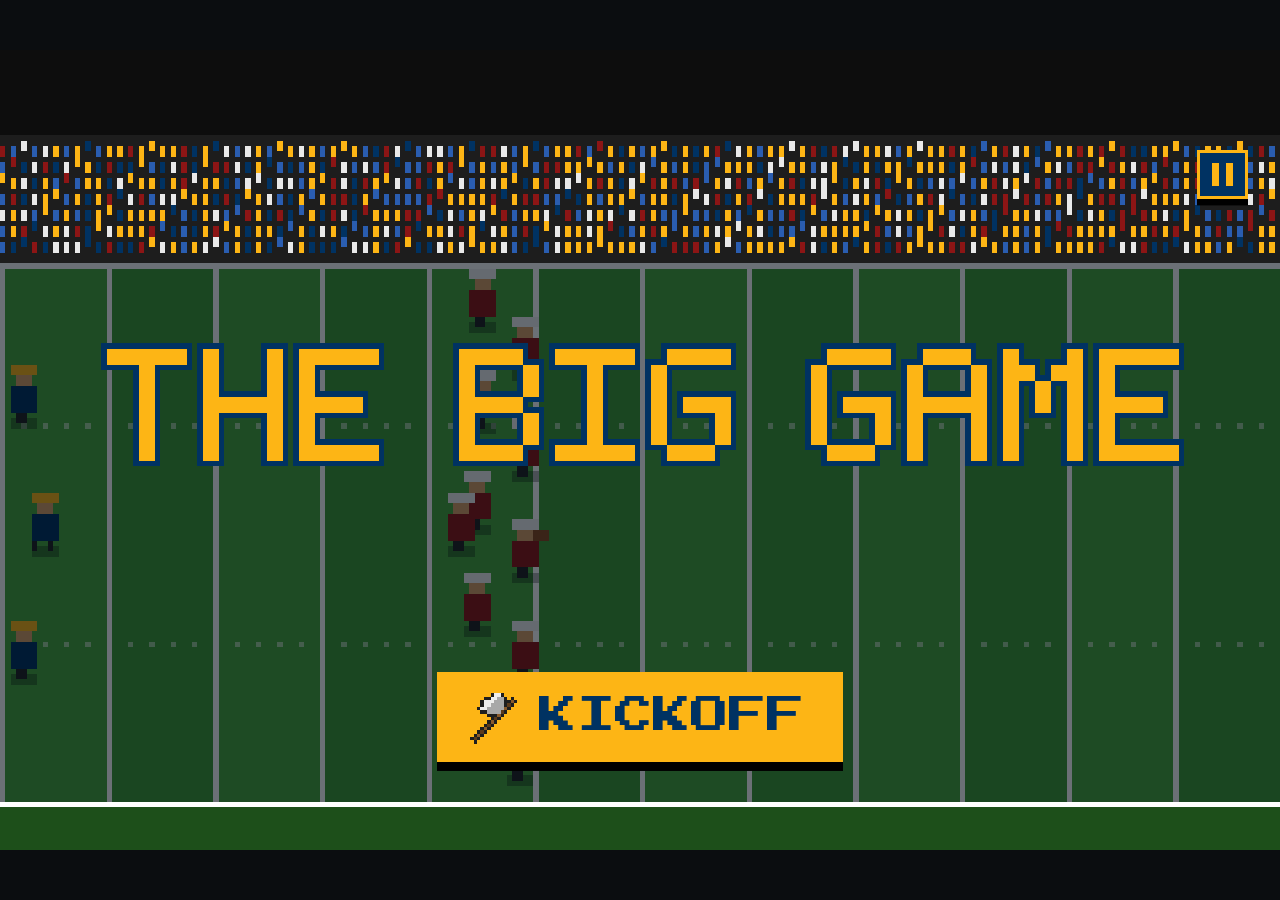
<file: cal/index.html>
<!doctype html>
<html lang="en">
<head>
<meta charset="utf-8">
<meta name="viewport" content="width=device-width,initial-scale=1,viewport-fit=cover">
<title>The Big Game · Sahil Hasan</title>
<meta name="description" content="The Big Game: Cal vs Furd over four quarters, with Cal players from 2015 to 2018. By Sahil Hasan, UC Berkeley B.S. EECS.">
<meta name="theme-color" content="#0b0d10">
<link rel="icon" href="../img/favicon.ico">
<link rel="preconnect" href="https://fonts.googleapis.com">
<link rel="preconnect" href="https://fonts.gstatic.com" crossorigin>
<link rel="stylesheet" href="https://fonts.googleapis.com/css2?family=Press+Start+2P&display=swap">
<link rel="stylesheet" href="../assets/base.css">
<style>
/* ---------- 67 · The Big Game ---------- */
.s67{font-family:'Press Start 2P',ui-monospace,monospace;color:#fff;touch-action:none;cursor:pointer;--tb:#003262;--tf:#FDB515;--rd:#8C1515}
.s67 [hidden]{display:none!important}
.s67 button{font-family:inherit}
.s67 a:focus-visible,.s67 button:focus-visible{outline:.5cqw solid #FDB515!important;outline-offset:.2cqw!important}
.s67 .c67-bug{position:absolute;left:2.5%;right:2.5%;top:2.4%;display:flex;font-size:2.3cqw;line-height:1.4;box-shadow:0 .6cqw 0 rgba(0,0,0,.45);pointer-events:none}
.s67 .c67-bug>div{padding:1cqw 1cqw;white-space:nowrap;display:flex;align-items:center;gap:.8cqw}
.s67 .c67-bug .cal{background:var(--tb);color:var(--tf)}
.s67 .c67-bug .fur{background:var(--rd);color:#fff}
.s67 .c67-bug .clk{background:#000;color:#f5f543}
.s67 .c67-bug .dd{background:#f2f2f2;color:#111;flex:1;justify-content:center;min-width:0;overflow:hidden;font-size:1.75cqw;padding-left:.4cqw!important;padding-right:.4cqw!important}
.s67 .c67-bug .dd.hot{background:#ff5c4d;color:#fff;animation:s67-blink .5s steps(2) 4}
.s67 .c67-bug .mo{background:#000;gap:.35cqw}
.s67 .c67-bug .mo i{display:block;width:1.1cqw;height:1.5cqw;background:#333}
.s67 .c67-bug .mo i.on{background:var(--tf)}
.s67 .c67-bug .mo.fire i.on{background:#ff8a2a;box-shadow:0 0 .8cqw #ffb347}
.s67 .c67-bug .pop{animation:s67-pop .6s ease-out}
@keyframes s67-pop{30%{transform:scale(1.25)}}
@keyframes s67-blink{50%{opacity:.4}}
.s67 .c67-sheet{position:absolute;top:28%;bottom:7%;width:35%;display:grid;grid-template-columns:1fr 1fr;grid-template-rows:auto 1fr 1fr;gap:1cqw;cursor:default}
.s67 .c67-sheet.r{right:1.5%}
.s67 .c67-sheet.l{left:1.5%}
.s67 .c67-hd{grid-column:1/-1;font-size:2.2cqw;line-height:1.5;padding:.6cqw 1cqw;text-align:center;box-shadow:0 .5cqw 0 #000}
.s67 .c67-hd small{display:block;font-size:2cqw;line-height:1.4;opacity:.85}
.s67 .c67-sheet .c67-hd{display:flex;align-items:center;justify-content:space-between;gap:1cqw;text-align:left}
.s67 .c67-sheet .c67-hd span{white-space:nowrap}
.s67 .c67-shuf{font-size:1.6cqw;line-height:1.2;color:var(--tb);background:var(--tf);border:0;padding:.8cqw 1cqw;cursor:pointer;box-shadow:0 .4cqw 0 #000}
.s67 .c67-hd.d .c67-shuf{color:#5a0d0d;background:#f2f2f2}
.s67 .c67-hd.o{background:var(--tb);color:var(--tf)}
.s67 .c67-hd.d{background:var(--rd);color:#fff}
.s67 .c67-pc{display:grid;grid-template-rows:1fr auto auto;justify-items:center;align-items:center;gap:.5cqw;background:rgba(0,26,51,.94);border:.45cqw solid #24507e;color:#fff;padding:.7cqw;cursor:pointer;box-shadow:0 .6cqw 0 #000;min-height:0;min-width:0;transition:transform .1s,border-color .1s}
.s67 .c67-pc:hover,.s67 .c67-pc:focus-visible{border-color:var(--tf);transform:translateY(-.5cqw)}
.s67 .c67-pc canvas{height:100%;max-height:8cqw;max-width:100%;aspect-ratio:40/26;image-rendering:pixelated;display:block;min-height:0}
.s67 .c67-pc b{font-weight:400;font-size:2.5cqw;line-height:1.2}
.s67 .c67-pc.run b{color:var(--tf)}
.s67 .c67-pc.pass b{color:#9fd3ff}
.s67 .c67-pc.def b{color:#ffb4ab}
.s67 .c67-ban{position:absolute;left:0;right:0;top:24%;text-align:center;pointer-events:none;display:grid;gap:1.2cqw;justify-items:center}
.s67 .c67-vs{display:flex;align-items:center;gap:1.6cqw;font-size:2.4cqw}
.s67 .c67-chip{display:inline-flex;align-items:center;gap:1cqw;line-height:1;padding:.7cqw 1.2cqw .7cqw .7cqw;box-shadow:0 .6cqw 0 #000}
.s67 .c67-chip canvas{width:10cqw;height:6.5cqw;image-rendering:pixelated;display:block}
.s67 .c67-chip.c{background:var(--tb);color:var(--tf)}
.s67 .c67-chip.f{background:var(--rd);color:#fff}
.s67 .c67-ban strong{font-weight:400;font-size:6.2cqw;line-height:1.25;color:var(--tf);text-shadow:.6cqw .6cqw 0 var(--tb),1.2cqw 1.2cqw 0 #000}
.s67 .c67-ban strong.bad{color:#ff6b5e;text-shadow:.6cqw .6cqw 0 #3a0000,1.2cqw 1.2cqw 0 #000}
.s67 .c67-ban strong.meh{color:#fff;text-shadow:.6cqw .6cqw 0 #333,1.2cqw 1.2cqw 0 #000}
.s67 .c67-ban small{font-size:2.3cqw;line-height:1.7;color:#fff;text-shadow:.35cqw .35cqw 0 #000}
.s67 .c67-ban.big strong{font-size:7cqw;animation:s67-zoom .45s cubic-bezier(.2,1.6,.4,1) both}
@keyframes s67-zoom{from{transform:scale(.3);opacity:0}}
.s67 .c67-cue{position:absolute;left:0;right:0;bottom:8.5%;text-align:center;pointer-events:none}
.s67 .c67-cue span{display:inline-block;font-size:2.6cqw;line-height:1.4;color:var(--tf);background:rgba(0,0,0,.72);padding:.7cqw 1.4cqw;animation:s67-pulse .5s steps(2) infinite}
@keyframes s67-pulse{50%{opacity:.45}}
.s67 .c67-tick{position:absolute;left:0;right:0;bottom:0;height:5.4%;display:flex;align-items:center;gap:1.2cqw;padding:0 1.6cqw;background:#000;font-size:2cqw;line-height:1;color:#f5f543;white-space:nowrap;overflow:hidden;pointer-events:none}
.s67 .c67-tick b{font-weight:400;color:#fff;background:var(--tb);padding:.35cqw .7cqw}
.s67 .c67-tick b.f{background:var(--rd)}
.s67 .c67-rpl{position:absolute;right:2.5%;bottom:8.5%;font-size:2.2cqw;line-height:1.3;color:#fff;background:#c0392b;border:0;padding:1.1cqw 1.5cqw;box-shadow:0 .6cqw 0 #000;cursor:pointer}
.s67 .c67-sel{position:absolute;inset:0;cursor:default}
.s67 .c67-wld{position:absolute;right:3cqw;top:28.5%;font-size:2.2cqw;line-height:1.4;color:var(--tf);background:var(--tb);border:0;outline:.35cqw solid var(--tf);outline-offset:-.35cqw;padding:1.1cqw 1.5cqw;box-shadow:0 .6cqw 0 #000;cursor:pointer}
.s67 .c67-mid{position:absolute;left:0;right:0;bottom:11%;display:grid;justify-items:center;gap:1.8cqw}
.s67 .c67-go{font-size:3cqw;line-height:1.3;color:var(--tb);background:var(--tf);border:0;padding:1.4cqw 3cqw 1.4cqw 2.4cqw;cursor:pointer;box-shadow:0 .7cqw 0 #000;display:inline-flex;align-items:center;gap:1.4cqw}
.s67 .c67-axe{width:4.2cqw;height:4.2cqw;flex:none}
.s67 .c67-mid small{font-size:2cqw;color:#cfd8e3;text-shadow:.3cqw .3cqw 0 #000}
.s67 .c67-mid small[hidden]{display:none}
.s67 .c67-mid #c67-rec{color:var(--tf)}
.s67 .c67-end{position:absolute;inset:0;display:grid;place-items:end center;padding-bottom:2.2cqw;background:linear-gradient(rgba(0,10,20,0) 0,rgba(0,10,20,0) 26%,rgba(0,10,20,.8) 32%);cursor:default}
.s67 .c67-box{width:88%;background:#001a33;border:.5cqw solid var(--tf);box-shadow:1cqw 1cqw 0 #000;padding:1.8cqw 2.2cqw;text-align:center;display:grid;gap:1cqw}
.s67 .c67-top{display:flex;align-items:center;justify-content:center;gap:2.4cqw}
.s67 .c67-res{font-size:5.4cqw;line-height:1.1;color:var(--tf);text-shadow:.5cqw .5cqw 0 #000}
.s67 .c67-res.l{color:#ff6b5e}
.s67 .c67-box h3{margin:0;font-weight:400;font-size:3.4cqw;line-height:1.3;color:#fff;text-shadow:.5cqw .5cqw 0 #000}
.s67 .c67-bx{border-collapse:collapse;margin:0 auto;font-size:2cqw;line-height:1.4}
.s67 .c67-bx th{font-weight:400;color:#9fb3c8;padding:0 1.2cqw}
.s67 .c67-bx td{padding:0 1.2cqw;color:#fff;font-variant-numeric:tabular-nums}
.s67 .c67-bx td:first-child{color:var(--tf);text-align:left}
.s67 .c67-bx tr:last-child td:first-child{color:#ff9b90}
.s67 .c67-dr{display:flex;flex-wrap:wrap;gap:.8cqw;justify-content:center;align-items:center;font-size:2cqw;line-height:1}
.s67 .c67-dr span{color:#9fb3c8;margin-right:.6cqw}
.s67 .c67-dr i{font-style:normal;background:#2a3b4f;color:#fff;padding:.6cqw .8cqw}
.s67 .c67-dr i.td{background:var(--tf);color:var(--tb)}
.s67 .c67-dr i.to{background:#8C1515}
.s67 .c67-box p{margin:0;font-size:2cqw;line-height:1.6;color:#ddd}
.s67 .c67-box p em{font-style:normal;color:var(--tf)}
.s67 .c67-btns{display:flex;gap:1.3cqw;justify-content:center;flex-wrap:wrap}
.s67 .c67-btns button,.s67 .c67-btns a{font-size:1.9cqw;color:var(--tb);background:var(--tf);border:0;padding:1.1cqw 1.4cqw;cursor:pointer;box-shadow:0 .6cqw 0 #000;text-decoration:none}
.s67 .c67-btns .li{background:#0a66c2;color:#fff}
.s67 .c67-btns .alt{background:#f2f2f2;color:#111}
@container (max-width:520px){.s67 .c67-bug{font-size:2.45cqw}.s67 .c67-bug .dd{font-size:1.65cqw}.s67 .c67-pc b{font-size:2.7cqw}.s67 .c67-hd{font-size:2.4cqw}.s67 .c67-tick{font-size:2.1cqw}}
@media (prefers-reduced-motion:reduce){.s67 .c67-ban.big strong,.s67 .c67-cue span,.s67 .c67-bug .dd.hot{animation:none}.s67 .c67-pc{transition:none}}
.s67 .c67-ch{position:absolute;right:1.5%;top:28%;width:35%;display:grid;gap:1cqw;cursor:default}
.s67 .c67-ch .c67-hd{margin-bottom:.4cqw}
.s67 .c67-ch button{font-size:2.3cqw;line-height:1.3;color:#fff;background:rgba(0,26,51,.94);border:.45cqw solid #24507e;padding:1.5cqw 1.2cqw;cursor:pointer;box-shadow:0 .6cqw 0 #000;display:flex;justify-content:space-between;align-items:center;gap:1cqw;text-align:left}
.s67 .c67-ch button:hover,.s67 .c67-ch button:focus-visible{border-color:var(--tf)}
.s67 .c67-ch button small{font-size:1.7cqw;color:#9fd3ff;white-space:nowrap}
.s67 .c67-pc small{font-size:1.5cqw;line-height:1.2;color:#cfd8e3}
.s67 .c67-dr i.fg{background:#2a6b3a}
.s67 .c67-box p.axe{font-size:2.3cqw;color:var(--tf)}
.s67 .pz-btn{position:absolute;right:2.5%;top:12.5%;color:var(--tf);background:var(--tb);border:0;outline:.3cqw solid var(--tf);outline-offset:-.3cqw;padding:1cqw 1.2cqw;box-shadow:0 .5cqw 0 #000}
.s67 .pz{--pz-font:'Press Start 2P',ui-monospace,monospace;--pz-bg:#001a33;--pz-fg:#fff;--pz-ac:#FDB515;--pz-hw:400;--pz-hs:3.2cqw;--pz-bs:2cqw;--pz-tt:uppercase}
.s67 .c67-sr{position:absolute;width:1px;height:1px;overflow:hidden;clip:rect(0 0 0 0);white-space:nowrap}
</style>
</head>
<body>
<main class="stage">
  <div class="screen s67" id="c67-scr" tabindex="0" aria-label="The Big Game, Cal versus Furd. You and the Furd each pick a play in secret, then it runs on the field. Juke, throw, jump the route or mash for a sack. Trail late and the last kickoff becomes The Play.">
    <h1 class="c67-sr">The Big Game, by Sahil Hasan</h1>
    <canvas class="px" width="240" height="150"></canvas>
    <div class="c67-bug" id="c67-bug" hidden><div class="cal" id="c67-cal">CAL 0</div><div class="fur" id="c67-fur">FURD 0</div><div class="clk" id="c67-clk">Q1 1:30</div><div class="dd" id="c67-dd">1ST &amp; 10</div><div class="mo" id="c67-mo"><i></i><i></i><i></i><i></i><i></i></div></div>
    <div class="c67-sheet r" id="c67-sheet" hidden><div class="c67-hd o" id="c67-hd">CAL BALL</div></div>
    <div class="c67-ch" id="c67-ch" hidden></div>
    <div class="c67-ban" id="c67-ban" hidden></div>
    <div class="c67-cue" id="c67-cue" hidden><span id="c67-cuet">TAP!</span></div>
    <button type="button" class="c67-rpl" id="c67-rpl" hidden>REPLAY</button>
    <div class="c67-tick" id="c67-tick" hidden></div>
    <div class="c67-sel" id="c67-sel">
      <div class="c67-mid"><button type="button" class="c67-go" id="c67-go"><svg class="c67-axe" viewBox="0 0 16 16" shape-rendering="crispEdges" aria-hidden="true"><rect x="1" y="14" width="1" height="1" fill="#1e1e1e"/><rect x="2" y="13" width="1" height="1" fill="#1e1e1e"/><rect x="2" y="14" width="1" height="1" fill="#5c3a1a"/><rect x="2" y="15" width="1" height="1" fill="#1e1e1e"/><rect x="3" y="5" width="1" height="1" fill="#1e1e1e"/><rect x="3" y="12" width="1" height="1" fill="#1e1e1e"/><rect x="3" y="13" width="1" height="1" fill="#8a5a2b"/><rect x="3" y="14" width="1" height="1" fill="#1e1e1e"/><rect x="4" y="3" width="1" height="1" fill="#1e1e1e"/><rect x="4" y="4" width="1" height="1" fill="#1e1e1e"/><rect x="4" y="5" width="1" height="1" fill="#eeeeee"/><rect x="4" y="6" width="1" height="1" fill="#1e1e1e"/><rect x="4" y="11" width="1" height="1" fill="#1e1e1e"/><rect x="4" y="12" width="1" height="1" fill="#5c3a1a"/><rect x="4" y="13" width="1" height="1" fill="#1e1e1e"/><rect x="5" y="2" width="1" height="1" fill="#1e1e1e"/><rect x="5" y="3" width="1" height="1" fill="#eeeeee"/><rect x="5" y="4" width="1" height="1" fill="#eeeeee"/><rect x="5" y="5" width="1" height="1" fill="#eeeeee"/><rect x="5" y="6" width="1" height="1" fill="#1e1e1e"/><rect x="5" y="10" width="1" height="1" fill="#1e1e1e"/><rect x="5" y="11" width="1" height="1" fill="#8a5a2b"/><rect x="5" y="12" width="1" height="1" fill="#1e1e1e"/><rect x="6" y="2" width="1" height="1" fill="#1e1e1e"/><rect x="6" y="3" width="1" height="1" fill="#eeeeee"/><rect x="6" y="4" width="1" height="1" fill="#eeeeee"/><rect x="6" y="5" width="1" height="1" fill="#a8a8a8"/><rect x="6" y="6" width="1" height="1" fill="#a8a8a8"/><rect x="6" y="7" width="1" height="1" fill="#1e1e1e"/><rect x="6" y="9" width="1" height="1" fill="#1e1e1e"/><rect x="6" y="10" width="1" height="1" fill="#5c3a1a"/><rect x="6" y="11" width="1" height="1" fill="#1e1e1e"/><rect x="7" y="1" width="1" height="1" fill="#1e1e1e"/><rect x="7" y="2" width="1" height="1" fill="#eeeeee"/><rect x="7" y="3" width="1" height="1" fill="#eeeeee"/><rect x="7" y="4" width="1" height="1" fill="#a8a8a8"/><rect x="7" y="5" width="1" height="1" fill="#a8a8a8"/><rect x="7" y="6" width="1" height="1" fill="#a8a8a8"/><rect x="7" y="7" width="1" height="1" fill="#1e1e1e"/><rect x="7" y="8" width="1" height="1" fill="#1e1e1e"/><rect x="7" y="9" width="1" height="1" fill="#8a5a2b"/><rect x="7" y="10" width="1" height="1" fill="#1e1e1e"/><rect x="8" y="1" width="1" height="1" fill="#eeeeee"/><rect x="8" y="2" width="1" height="1" fill="#eeeeee"/><rect x="8" y="3" width="1" height="1" fill="#a8a8a8"/><rect x="8" y="4" width="1" height="1" fill="#a8a8a8"/><rect x="8" y="5" width="1" height="1" fill="#a8a8a8"/><rect x="8" y="6" width="1" height="1" fill="#a8a8a8"/><rect x="8" y="7" width="1" height="1" fill="#1e1e1e"/><rect x="8" y="8" width="1" height="1" fill="#5c3a1a"/><rect x="8" y="9" width="1" height="1" fill="#1e1e1e"/><rect x="9" y="1" width="1" height="1" fill="#eeeeee"/><rect x="9" y="2" width="1" height="1" fill="#a8a8a8"/><rect x="9" y="3" width="1" height="1" fill="#a8a8a8"/><rect x="9" y="4" width="1" height="1" fill="#a8a8a8"/><rect x="9" y="5" width="1" height="1" fill="#a8a8a8"/><rect x="9" y="6" width="1" height="1" fill="#a8a8a8"/><rect x="9" y="7" width="1" height="1" fill="#8a5a2b"/><rect x="9" y="8" width="1" height="1" fill="#1e1e1e"/><rect x="10" y="1" width="1" height="1" fill="#1e1e1e"/><rect x="10" y="2" width="1" height="1" fill="#a8a8a8"/><rect x="10" y="3" width="1" height="1" fill="#a8a8a8"/><rect x="10" y="4" width="1" height="1" fill="#a8a8a8"/><rect x="10" y="5" width="1" height="1" fill="#a8a8a8"/><rect x="10" y="6" width="1" height="1" fill="#5c3a1a"/><rect x="10" y="7" width="1" height="1" fill="#1e1e1e"/><rect x="11" y="2" width="1" height="1" fill="#1e1e1e"/><rect x="11" y="3" width="1" height="1" fill="#1e1e1e"/><rect x="11" y="4" width="1" height="1" fill="#1e1e1e"/><rect x="11" y="5" width="1" height="1" fill="#8a5a2b"/><rect x="11" y="6" width="1" height="1" fill="#1e1e1e"/><rect x="12" y="3" width="1" height="1" fill="#1e1e1e"/><rect x="12" y="4" width="1" height="1" fill="#5c3a1a"/><rect x="12" y="5" width="1" height="1" fill="#1e1e1e"/><rect x="13" y="2" width="1" height="1" fill="#1e1e1e"/><rect x="13" y="3" width="1" height="1" fill="#8a5a2b"/><rect x="13" y="4" width="1" height="1" fill="#1e1e1e"/><rect x="14" y="3" width="1" height="1" fill="#1e1e1e"/></svg>KICKOFF</button><small id="c67-rec" hidden></small></div>
    </div>
    <div class="c67-end" id="c67-end" hidden></div>
  </div>
</main>
<p class="rotate-hint">Turn your phone sideways for a bigger view</p>
<script src="../assets/shared.js"></script>
<script>
(()=>{
  const el=document.getElementById('c67-scr');if(!el)return;markVisited('cal');
  const c=el.querySelector('canvas.px'),x=c.getContext('2d'),$=id=>document.getElementById('c67-'+id);
  const W=240,H=150,FT=40,FB=141,MID=90,WW=480,GL=40,GR=440,MIDX=240,R=Math.random,ORD=['1ST','2ND','3RD','4TH'];
  const cl=(v,a,b)=>Math.max(a,Math.min(b,v));
  const bugEl=$('bug'),chEl=$('ch'),sheet=$('sheet'),hd=$('hd'),ban=$('ban'),cue=$('cue'),cuet=$('cuet'),selEl=$('sel'),endEl=$('end'),ddEl=$('dd'),moEl=$('mo'),tickEl=$('tick'),rplB=$('rpl');
  const CAL=['#003262','#FDB515'],FUR=['#8C1515','#f2f2f2'];
  const GLY={A:['.###.','#...#','#...#','#####','#...#','#...#','#...#'],B:['####.','#...#','#...#','####.','#...#','#...#','####.'],C:['.####','#....','#....','#....','#....','#....','.####'],
    D:['####.','#...#','#...#','#...#','#...#','#...#','####.'],E:['#####','#....','#....','####.','#....','#....','#####'],F:['#####','#....','#....','####.','#....','#....','#....'],
    G:['.####','#....','#....','#.###','#...#','#...#','.###.'],L:['#....','#....','#....','#....','#....','#....','#####'],N:['#...#','##..#','#.#.#','#..##','#...#','#...#','#...#'],
    O:['.###.','#...#','#...#','#...#','#...#','#...#','.###.'],P:['####.','#...#','#...#','####.','#....','#....','#....'],R:['####.','#...#','#...#','####.','#.#..','#..#.','#...#'],
    S:['.####','#....','#....','.###.','....#','....#','####.'],T:['#####','..#..','..#..','..#..','..#..','..#..','..#..'],U:['#...#','#...#','#...#','#...#','#...#','#...#','.###.'],
    V:['#...#','#...#','#...#','#...#','#...#','.#.#.','..#..'],Y:['#...#','#...#','.#.#.','..#..','..#..','..#..','..#..'],I:['#####','..#..','..#..','..#..','..#..','..#..','#####'],X:['#...#','#...#','.#.#.','..#..','.#.#.','#...#','#...#'],H:['#...#','#...#','#...#','#####','#...#','#...#','#...#'],
    W:['#...#','#...#','#...#','#.#.#','#.#.#','##.##','#...#'],M:['#...#','##.##','#.#.#','#.#.#','#...#','#...#','#...#'],K:['#...#','#..#.','#.#..','##...','#.#..','#..#.','#...#'],
    J:['..###','...#.','...#.','...#.','...#.','#..#.','.##..'],Q:['.###.','#...#','#...#','#...#','#.#.#','#..#.','.##.#'],Z:['#####','....#','...#.','..#..','.#...','#....','#####'],
    '.':['.','.','.','.','.','.','#'],'!':['..#..','..#..','..#..','..#..','..#..','.....','..#..'],'?':['.###.','#...#','....#','...#.','..#..','.....','..#..'],' ':['...','...','...','...','...','...','...']};
  function word(ctx,str,cx,cy,s,fill,out,vert){const n=str.length,gw=5*s,gh=7*s,gap=s,cw=ch=>ch===' '?3*s:gw,adv=[];let run=0;for(let k=0;k<n;k++){adv.push(run);run+=cw(str[k])+gap}const tw=vert?gw:run-gap,th=vert?n*gh+(n-1)*gap*2:gh,x0=Math.round(cx-tw/2),y0=Math.round(cy-th/2);
    const each=fn=>{for(let k=0;k<n;k++){const g=GLY[str[k]];if(!g||str[k]===' ')continue;const ox=vert?x0:x0+adv[k],oy=vert?y0+k*(gh+gap*2):y0;for(let r=0;r<7;r++)for(let q=0;q<5;q++)if(g[r][q]==='#')fn(ox+q*s,oy+r*s)}};
    if(out){ctx.fillStyle=out;each((a,b)=>ctx.fillRect(a-1,b-1,s+2,s+2))}ctx.fillStyle=fill;each((a,b)=>ctx.fillRect(a,b,s,s))}
  /* ---------- playbook ---------- */
  const OFF=[{n:'DIVE',f:'DIVE',run:1,ln:[[6,13,34,13]]},{n:'TOSS',f:'TOSS',run:1,ln:[[6,15,14,22],[14,22,34,22]]},{n:'DRAW',f:'DRAW',run:1,ln:[[6,13,2,13],[2,13,12,12],[12,12,32,10]]},
    {n:'SLANT',f:'SLANT',run:0,ln:[[8,4,13,4],[13,4,28,11],[8,22,13,22],[13,22,28,15]]},{n:'MESH',f:'MESH',run:0,ln:[[8,4,14,6],[14,6,28,19],[8,20,14,18],[14,18,28,7]]},
    {n:'BOMB',f:'PA BOMB',run:0,ln:[[8,4,38,4],[8,22,24,22],[24,22,38,14]]}];
  const DEF=[{n:'BOX',xs:[[12,9],[12,13],[12,17],[15,11],[15,15]],ln:[]},{n:'EDGE',xs:[[12,3],[12,13],[12,23]],ln:[[11,3,7,8],[11,23,7,18]]},
    {n:'ZONE',xs:[[22,6],[22,20],[32,13]],bx:[[18,2,9,8],[18,16,9,8],[28,8,9,10]],ln:[]},{n:'BLITZ',xs:[[13,7],[13,19],[17,13]],ln:[[12,8,6,12],[12,18,6,14],[16,13,7,13]]},
    {n:'MAN',xs:[[11,4],[11,22],[16,10],[16,16]],ln:[[10,4,8,4],[10,22,8,22]]},{n:'SPY',xs:[[17,13],[31,13]],bx:[[14,10,6,6]],ln:[[16,13,10,13]]}];
  /* offense play (row) vs defense call (col): +1 the play beats it, -1 the call reads it */
  const MX=[[-1,1,0,0,1,0],[1,-1,0,-1,0,1],[-1,0,1,1,0,-1],[1,0,-1,1,0,0],[0,1,-1,0,1,0],[1,0,0,-1,-1,-1]];
  function card(cv,p,col,bg,def){const q=cv.getContext('2d');q.fillStyle=bg;q.fillRect(0,0,40,26);q.fillStyle='rgba(255,255,255,.3)';for(let j=0;j<26;j+=2)q.fillRect(9,j,1,1);
    const px=(a,b,k)=>{q.fillStyle=k;q.fillRect(a,b,1,1)};const ln=(a,b,c2,d,k)=>{const n=Math.max(Math.abs(c2-a),Math.abs(d-b))||1;for(let i=0;i<=n;i++)px(Math.round(a+(c2-a)*i/n),Math.round(b+(d-b)*i/n),k)};
    [[6,13],[6,4],[6,22]].forEach(([a,b])=>{q.fillStyle=def?'rgba(255,255,255,.55)':'#fff';q.fillRect(a-1,b-1,3,3);q.fillStyle=bg;q.fillRect(a,b,1,1)});
    (p.bx||[]).forEach(([a,b,w,h])=>{q.strokeStyle=col;q.lineWidth=1;q.strokeRect(a+.5,b+.5,w,h)});
    (p.xs||[]).forEach(([a,b])=>{px(a-1,b-1,col);px(a+1,b-1,col);px(a,b,col);px(a-1,b+1,col);px(a+1,b+1,col)});
    const L=p.ln||[];L.forEach(([a,b,c2,d])=>{ln(a,b,c2,d,col);if(L.some(([e,f])=>e===c2&&f===d))return;const dx=Math.sign(c2-a),dy=Math.sign(d-b);
      if(dx&&!dy){px(c2-dx,d-1,col);px(c2-dx,d+1,col)}else if(!dx){px(c2-1,d-dy,col);px(c2+1,d-dy,col)}else{px(c2-dx,d,col);px(c2,d-dy,col)}})}
  /* ---------- units ---------- */
  const RT={cal:{QB:78,RB:80,WR:84,TE:74,OL:74,DL:74,LB:76,CB:75,S:77},fur:{QB:83,RB:82,WR:84,TE:80,OL:83,DL:79,LB:77,CB:79,S:76}};
  /* Cal players from 2015 to 2018: name and rating */
  const LEG={o:{QB:['GOFF',84],RB:['LAIRD',82],X:['HANSEN',85],Z:['LAWLER',83]},d:{L1:['WEAVER',84],L2:['KUNASZYK',82],S:['DAVIS',82],C1:['BYNUM',82]}};
  const FEAT_O=['LAIRD','LAIRD','LAIRD','HANSEN','LAWLER','GOFF'],FEAT_D=['WEAVER','KUNASZYK','DAVIS','KUNASZYK','BYNUM','WEAVER'];
  const SPD={QB:33,RB:43,WR:46,TE:37,OL:24,DL:29,LB:39,CB:45,S:42};
  const OKEYS=['QB','RB','LT','C','RT','TE','X','Z'],DKEYS=['D1','D2','D3','L1','L2','C1','C2','S'];
  const OROLE={QB:'QB',RB:'RB',LT:'OL',C:'OL',RT:'OL',TE:'TE',X:'WR',Z:'WR'},DROLE={D1:'DL',D2:'DL',D3:'DL',L1:'LB',L2:'LB',C1:'CB',C2:'CB',S:'S'};
  /* ---------- card stunts ---------- */
  function txtGrid(s){const rows=Array.from({length:7},()=>[]);[...s].forEach((ch,i)=>{const g=GLY[ch];g.forEach((row,r)=>{for(const q of row)rows[r].push(q==='#'?1:0);if(i<s.length-1)rows[r].push(0)})});return rows}
  function hcat(a,b,gap){const h=Math.max(a.length,b.length),pa=(h-a.length)>>1,pb=(h-b.length)>>1,wa=a[0].length,wb=b[0].length,out=[];
    for(let r=0;r<h;r++){out.push([...(a[r-pa]||Array(wa).fill(0)),...Array(gap).fill(0),...(b[r-pb]||Array(wb).fill(0))])}return out}
  const BEAR=['##........##','###......###','.##########.','############','###.####.###','############','####wwww####','###ww..ww###','.##wwwwww##.','..########..','....####....'].map(r=>[...r].map(ch=>ch==='#'?1:ch==='w'?2:0));
  /* the oski.tv wordmark: white OSKI, gold TV, a lean and the navy speed slice */
  const OSKITV=['..wwww...wwwww.ww..ww.ww.gggggg.gg..gg','.wwwwww.wwwwww.ww.ww..ww.gggggg.gg..gg','.ww..ww.ww.....wwww...ww...gg...gg..gg','.ww..ww.wwwww..www....ww...gg...gg..gg','......................................','ww..ww..wwwww.www....ww...gg...gg..gg.','ww..ww.....ww.wwww...ww...gg....gggg..','wwwwww.wwwwww.ww.ww..ww...gg....gggg..','.wwww..wwwww..ww..ww.ww...gg.....gg...'].map(r=>[...r].map(ch=>ch==='w'?1:ch==='g'?2:0));
  const DOTSG=(()=>{const n=11,s=4,cv=document.createElement('canvas');cv.width=cv.height=n*s;const q=cv.getContext('2d');q.scale(n*s/190,n*s/188);q.fill(MARKP);
    const d=q.getImageData(0,0,n*s,n*s).data,g=[];for(let r=0;r<n;r++){g.push([]);for(let k=0;k<n;k++){let a=0;for(let yy=0;yy<s;yy++)for(let xx=0;xx<s;xx++)a+=d[((r*s+yy)*n*s+(k*s+xx))*4+3];g[r].push(a/(s*s)>100?1:0)}}return g})();
  const SN=88,SX0=(W-SN*2)>>1,SY0=18;
  let stuntS=null,dotsUsed=false,lastIdle='',idleT=0,idleNext=5+R()*3;
  function stunt(kind){let g=null,fn=null,pal={bg:'#003262',c1:'#FDB515',c2:'#ffffff'},dur=3.4;
    if(kind==='BEAR')g=hcat(BEAR,txtGrid('CAL'),3);
    else if(kind==='DOTS'){g=DOTSG;pal={bg:'#212121',c1:Y,c2:Y}}
    else if(kind==='BAND'){const tg=txtGrid('THE BAND IS ON THE FIELD!'),tw=tg[0].length;dur=6.6;fn=(r,k,T)=>{const gj=k-Math.floor(SN-(T-.3)*42),gi=r-2;return gi>=0&&gi<7&&gj>=0&&gj<tw&&tg[gi][gj]?'#FDB515':'#003262'}}
    else if(kind==='OSKI.TV'){g=OSKITV;pal={bg:'#0c1626',c1:'#ffffff',c2:'#FDB515'}}
    else if(kind==='WAVE'){dur=4.4;fn=(r,k,T)=>{const wp=(T-.25)/(dur-.9)*(SN+20)-10,dd=k-wp+Math.abs(r-5)*.6;return Math.abs(dd)<2.6?(Math.abs(dd)<1.2?'#ffffff':'#FDB515'):'#003262'}}
    else if(kind==='CHECK'){dur=4;fn=(r,k,T)=>{const d=Math.hypot((k-SN/2)/2,r-5),v=((k>>1)+(r>>1)+Math.floor(d*.55-T*4))&1;return v?'#FDB515':'#003262'}}
    else g=txtGrid(kind);
    stuntS={g,fn,pal,t:0,dur,off:cam*.6};idleT=0}
  function drawStunt(dt){const s=stuntS;if(!s)return;s.t+=dt;const T=s.t,dur=s.dur;if(T>dur+.9){stuntS=null;return}
    const g=s.g,gh=g?g.length:0,gw=g?g[0].length:0,ox=(SN-gw)>>1,oy=(11-gh)>>1,sx0=Math.round(SX0+s.off-cam*.6);
    for(let r=0;r<11;r++)for(let k=0;k<SN;k++){const ts=k*.011+r*.008,te=dur-.75+k*.006+r*.004;if(T<ts||T>te+.12)continue;
      let col;if(s.fn)col=s.fn(r,k,T);else{const gi=r-oy,gj=k-ox,v=(gi>=0&&gi<gh&&gj>=0&&gj<gw)?g[gi][gj]:0;col=v===1?s.pal.c1:v===2?s.pal.c2:s.pal.bg}
      let hh=2;if(T<ts+.12)hh=Math.abs(1-2*(T-ts)/.12)*2;else if(T>te)hh=Math.abs(1-2*(T-te)/.12)*2;
      x.fillStyle=(T<ts+.06||T>te+.06)?'#f2f2f2':col;x.fillRect(sx0+k*2,SY0+r*2+(2-hh)/2,2,Math.max(.5,hh))}}
  /* idle stunts: the student section keeps busy when nobody is touching anything */
  const IDLE=[['CAL',3],['GO BEARS',3],['GEAUX BEARS',2],['BEAR',2],['WAVE',2],['CHECK',2],['FIAT LUX',1.5],['OSKI.TV',2],['DOTS',.35]];
  function idleStunt(){const tot=IDLE.reduce((a,b)=>a+b[1],0);let k='CAL';for(let n=0;n<6;n++){let r=R()*tot;for(const[nm,w]of IDLE){r-=w;if(r<=0){k=nm;break}}if(k!==lastIdle)break}lastIdle=k;stunt(k)}
  /* ---------- stadium ---------- */
  let crowd=[];(()=>{const r=rng(73),cc=['#003262','#FDB515','#FDB515','#e9e9e9','#8C1515','#2a5db0'];for(let i=0;i<WW;i+=2)for(let j=0;j<7;j++)crowd.push([i,18+j*3,cc[(r()*cc.length)|0]])})();
  function guy(px,py,col,ball,t,run,down){px=Math.round(px);py=Math.round(py);if(px<-6||px>W+6)return;x.fillStyle='rgba(0,0,0,.3)';x.fillRect(px-2,py+3,5,2);
    if(down){x.fillStyle=col[0];x.fillRect(px-3,py,6,3);x.fillStyle=col[1];x.fillRect(px+3,py,2,2);return}
    const f=run&&(((t*8)|0)%2);x.fillStyle='#222';x.fillRect(px-2+(f?1:0),py+2,1,2);x.fillRect(px+1-(f?1:0),py+2,1,2);
    x.fillStyle=col[0];x.fillRect(px-2,py-3,5,5);x.fillStyle='#d9a066';x.fillRect(px-1,py-6,3,3);x.fillStyle=col[1];x.fillRect(px-2,py-7,5,2);if(ball){x.fillStyle='#8a4b1f';x.fillRect(px+2,py-2,2,2)}}
  const wx=yd=>GL+yd*4;
  function field(t,dt){x.fillStyle='#0d0d0d';x.fillRect(0,0,W,H);x.fillStyle='#1d1d1d';x.fillRect(0,16,W,FT-16);
    const off=cam*.6;for(let i=0;i<crowd.length;i++){const[cx,cy,cc]=crowd[i],sx=cx-off;if(sx<-2||sx>W)continue;const j=party>0?(((t*12+i)|0)%2?-2:0):(!RM&&((t*4.5+i)%6<1)?-1:0);x.fillStyle=cc;x.fillRect(sx|0,cy+j,1,2)}
    drawStunt(dt);
    for(let i=0;i<20;i++){const sx=GL+i*20-cam;if(sx>W||sx+20<0)continue;x.fillStyle=i%2?'#3f9b34':'#48a83c';x.fillRect(sx,FT,20,FB-FT)}
    let sx=-cam;if(sx+40>0){x.fillStyle='#003262';x.fillRect(sx,FT,40,FB-FT);word(x,'CAL',sx+20,(FT+FB)/2,2,'#FDB515','#001a33',true)}
    sx=GR-cam;if(sx<W){x.fillStyle='#8C1515';x.fillRect(sx,FT,40,FB-FT);word(x,'FURD',sx+20,(FT+FB)/2,2,'#f2f2f2','#3a0808',true)}
    for(const gx of [GL-37,GR+37]){const s3=(gx-cam)|0;if(s3<-2||s3>W+2)continue;x.fillStyle='#f5f543';x.fillRect(s3,MID-9,1,19);x.fillRect(s3-1,MID-10,3,2);x.fillRect(s3-1,MID+8,3,2)}
    if(G&&G.poss==='cal'&&G.los>=80){x.fillStyle=`rgba(253,181,21,${.1+.06*Math.sin(t*5)})`;const a=wx(80)-cam;x.fillRect(a,FT,GR-cam-a,FB-FT)}
    x.fillStyle='#fff';for(let k=0;k<=20;k++){const s2=GL+k*20-cam;if(s2>=-1&&s2<=W)x.fillRect(s2|0,FT,1,FB-FT)}x.fillRect(0,FT,W,1);x.fillRect(0,FB,W,1);
    for(let k=1;k<100;k++){if(k%5===0)continue;const s2=GL+k*4-cam;if(s2<0||s2>W)continue;x.fillStyle='rgba(255,255,255,.5)';x.fillRect(s2|0,FT+30,1,1);x.fillRect(s2|0,FB-30,1,1)}
    const mx=MIDX-cam;if(mode!=='splash'&&!(S&&S.ph==='half')&&mx>-45&&mx<W+45)word(x,'CAL',mx,(FT+FB)/2,3,'#FDB515','#003262');x.fillStyle='#1d4f1a';x.fillRect(0,FB+1,W,H-FB)}
  const fmt=s=>`${Math.floor(Math.max(0,s)/60)}:${String(Math.max(0,Math.floor(s%60))).padStart(2,'0')}`;
  const yardText=y=>{y=Math.round(y);return y===50?'50':y<50?'CAL '+Math.max(1,y):'FURD '+Math.max(1,100-y)};
  let best=+store.get('shasan.cal.best',0)||0,wins=+store.get('shasan.cal.w',0)||0;
  const toWorlds=()=>{location.href=WORLDS_URL};
  let mode='splash',G=null,S=null,cam=MIDX-W*.5,conf=[],party=0,shake=0;
  /* ---------- sim helpers ---------- */
  const X=u=>S.L+u*S.dir,U=p=>(p.x-S.L)*S.dir,dist=(a,b)=>Math.hypot(a.x-b.x,a.y-b.y);
  const holder=()=>S.ball.st==='held'?S.ball.h:null;
  const fire=()=>G&&G.mo>=5;
  function moveTo(o,tx,ty,sp,dt){if(dt<=0)return;const dx=tx-o.x,dy=ty-o.y,d=Math.hypot(dx,dy);if(d<.01)return;const s=Math.min(d,sp*dt);o.x+=dx/d*s;o.y+=dy/d*s;o.vx=dx/d*s/dt;o.vy=dy/d*s/dt}
  function ev(k,p){S.ev.push({k,p});if(p&&p.nm&&(k==='catch'||k==='laird'||k==='strip'))S.np={o:p,t:0}}
  function mk(side,team,k,u,v){const role=side==='o'?OROLE[k]:DROLE[k],lg=team==='cal'?LEG[side][k]:null,r=(lg?lg[1]:RT[team][role])+(team==='fur'&&G?Math.min(12,Math.max(0,G.cal-G.fur)*.8):0);return{side,team,k,role,nm:lg?lg[0]:null,x:X(u),y:v,fx:X(u),fy:v,rat:r,spd:SPD[role]*(.82+r/420),vx:0,vy:0,down:0,miss:0,eng:null,rec:0,ri:0,brk:0,burst:0,stum:0,hold:0,jk:0,tr:[],tg:null}}
  function oForm(p){const f={QB:[-8,MID],RB:[-16,MID],LT:[-2,MID-8],C:[-2,MID],RT:[-2,MID+8],TE:[-2,MID+16],X:[-2,FT+12],Z:[-2,FB-12]};
    if(p===0)f.RB=[-18,MID];if(p===1)f.RB=[-14,MID+9];if(p===2)f.RB=[-9,MID-12];if(p===3){f.X=[-2,FT+20];f.Z=[-2,FB-20]}if(p===4)f.TE=[-2,MID+30];if(p===5){f.RB=[-20,MID];f.X=[-2,FT+8]}return f}
  function dForm(c,xv,zv){const b={D1:[3,MID-8],D2:[3,MID],D3:[3,MID+8],L1:[15,MID-11],L2:[15,MID+11],C1:[11,xv],C2:[11,zv],S:[42,MID]};
    if(c===0)Object.assign(b,{L1:[8,MID-6],L2:[8,MID+6],C1:[10,xv],C2:[10,zv],S:[22,MID+4]});
    if(c===1)Object.assign(b,{D1:[3,MID-15],D3:[3,MID+17],L1:[14,MID-7],L2:[14,MID+7],C1:[8,xv],C2:[8,zv],S:[40,MID]});
    if(c===2)Object.assign(b,{L1:[17,MID-13],L2:[17,MID+13],C1:[22,xv+4],C2:[22,zv-4],S:[48,MID]});
    if(c===3)Object.assign(b,{D1:[3,MID-11],D3:[3,MID+11],L1:[5,MID-4],L2:[5,MID+4],C1:[5,xv],C2:[5,zv],S:[30,MID]});
    if(c===4)Object.assign(b,{L1:[12,MID-10],L2:[12,MID+12],C1:[4,xv],C2:[4,zv],S:[44,MID]});
    if(c===5)Object.assign(b,{L1:[12,MID],L2:[18,MID+10],C1:[15,xv],C2:[15,zv],S:[50,MID]});return b}
  function dJob(c,k){const deepT=[50,FT+20],deepB=[50,FB-20],deepM=[56,MID];
    if(k[0]==='D')return c===1&&k!=='D2'?{j:'contain'}:{j:'rush'};
    if(k==='C1')return c===2||c===5?{j:'zone',z:deepT}:{j:'man',t:'X'};
    if(k==='C2')return c===2||c===5?{j:'zone',z:deepB}:{j:'man',t:'Z'};
    if(k==='S')return c===0?{j:'fill',t:'TE'}:c===3?{j:'man',t:'TE'}:{j:'zone',z:deepM};
    if(c===0||c===1)return{j:'fill',t:k==='L1'?'RB':'TE'};if(c===2)return{j:'zone',z:k==='L1'?[18,MID-16]:[18,MID+16]};if(c===3)return{j:'rush'};
    if(c===4)return{j:'man',t:k==='L1'?'TE':'RB'};return k==='L1'?{j:'spy'}:{j:'zone',z:[18,MID+8]}}
  function routes(p){const xv=S.O.X.y,zv=S.O.Z.y,te=S.O.TE.y,r={};
    if(p<=2){r.X='stalk';r.Z='stalk'}
    if(p===3){r.X=[[5,xv],[30,xv+24],[95,xv+46]];r.Z=[[5,zv],[30,zv-24],[95,zv-46]];r.TE=[[4,te+6],[10,FB-16],[36,FB-10]];r.RB=[[-6,MID-16],[4,MID-32],[24,MID-36]]}
    if(p===4){r.X=[[10,xv+2],[18,xv+14],[20,FB-20]];r.TE=[[8,te-4],[14,te-16],[16,FT+18]];r.Z=[[40,zv],[64,zv+6],[110,zv+4]];r.RB=[[-12,MID-20],[-2,MID-38],[18,MID-40]]}
    if(p===5){r.X=[[14,xv],[130,xv+2]];r.Z=[[30,zv],[56,MID+12],[130,MID-6]];r.RB='fake'}return r}
  /* ---------- cards ---------- */
  const pcs=[];
  for(let i=0;i<4;i++){const b=document.createElement('button');b.type='button';b.className='c67-pc';b.innerHTML='<canvas width="40" height="26"></canvas><b></b><small></small>';b.addEventListener('click',()=>pick(i));sheet.appendChild(b);pcs.push(b)}
  function pick4(off){const a=[0,1,2,3,4,5].sort(()=>R()-.5).slice(0,4);if(off){if(!a.some(i=>i<3))a[3]=(R()*3)|0;if(!a.some(i=>i>=3))a[3]=3+((R()*3)|0)}return new Set(a).size<4?pick4(off):a.sort((p,q)=>p-q)}
  function shuffle(){if(mode!=='play'||!S||S.ph!=='call')return;let a,n=0;do{a=pick4(!S.def)}while(a.join()===S.offer.join()&&++n<20);S.offer=a;dealCards();try{pcs[0].focus({preventScroll:true})}catch(_){}}
  sheet.addEventListener('click',e=>{if(e.target.closest('.c67-shuf'))shuffle()});
  function dealCards(){const def=S.def;sheet.className='c67-sheet '+(def?'l':'r');hd.className='c67-hd '+(def?'d':'o');
    hd.innerHTML=`<span>${def?'FURD BALL':'CAL BALL'}</span><button type="button" class="c67-shuf" aria-label="Shuffle plays (S)">SHUFFLE</button>`;
    pcs.forEach((b,i)=>{const idx=S.offer[i],p=def?DEF[idx]:OFF[idx];b.className='c67-pc '+(def?'def':p.run?'run':'pass');b.querySelector('b').textContent=p.n;b.querySelector('small').textContent=def?FEAT_D[idx]:FEAT_O[idx];b.setAttribute('aria-label',`${def?p.n:p.f} (key ${i+1})`);
      card(b.querySelector('canvas'),p,def?'#ffb4ab':p.run?'#FDB515':'#9fd3ff',def?'#3a0d12':'#103a22',def)})}
  /* ---------- hud ---------- */
  function hud(){$('cal').textContent='CAL '+G.cal;$('fur').textContent='FURD '+G.fur;$('clk').textContent='Q'+G.q+' '+fmt(G.clock);
    if(G.conv){ddEl.innerHTML='2-PT TRY';ddEl.classList.remove('hot')}
    else if(G.poss==='cal'){ddEl.innerHTML=`${ORD[Math.min(3,G.down-1)]} &amp; ${G.fd>=100?'GOAL':Math.max(1,Math.round(G.fd-G.los))} &middot; ${yardText(G.los)}`;ddEl.classList.toggle('hot',G.down===4)}
    else{ddEl.innerHTML=`${ORD[Math.min(3,G.fdn-1)]} &amp; ${G.ffd<=0?'GOAL':Math.max(1,Math.round(G.fl-G.ffd))} &middot; ${yardText(G.fl)}`;ddEl.classList.toggle('hot',G.fdn===4)}
    [...moEl.children].forEach((p,i)=>p.classList.toggle('on',i<G.mo));moEl.classList.toggle('fire',G.mo>=5)}
  function pop(id){const n=$(id);n.classList.remove('pop');void n.offsetWidth;n.classList.add('pop')}
  const mom=d=>{G.mo=Math.max(0,Math.min(5,G.mo+d));if(G.mo>=5&&d>0)party=Math.max(party,1.2)};
  function flash(h,s,bad,dur,big){ban.className='c67-ban'+(big?' big':'');
  /* center over the open field when the play cards cover one side */
  const sh=!sheet.hidden;ban.style.left=sh&&sheet.classList.contains('l')?'37%':'';ban.style.right=sh&&sheet.classList.contains('r')?'37%':'';ban.innerHTML=`<strong class="${bad===1?'bad':bad===2?'meh':''}">${h}</strong>${s?`<small>${s}</small>`:''}`;ban.hidden=false;
    if(dur){clearTimeout(flash.t);flash.t=setTimeout(()=>{if(mode!=='play'||!S||S.ph!=='dead')ban.hidden=true},dur*1000)}}
  function cueOn(t){if(cuet.textContent!==t)cuet.textContent=t;cue.hidden=false}
  /* ---------- AI ---------- */
  function wpick(w){let s=w.reduce((a,b)=>a+b,0),r=R()*s;for(let i=0;i<w.length;i++){r-=w[i];if(r<=0)return i}return w.length-1}
  function furdGuess(){const w=[1,1,1,1,1,1],tg=G.fd-G.los;
    if(G.down>=3&&tg>=7){w[2]*=1.8;w[4]*=1.6;w[3]*=1.5;w[5]*=1.3;w[0]*=.5}if(tg<=2){w[0]*=2.2;w[1]*=1.6;w[3]*=1.2;w[2]*=.5}if(G.los>=80){w[4]*=1.6;w[2]*=1.4}
    G.hist.slice(-4).forEach(p=>MX[p].forEach((v,j)=>{if(v<0)w[j]*=1.35}));if(G.afterTD!=null){MX[G.afterTD].forEach((v,j)=>{if(v<0)w[j]*=2.2});G.afterTD=null}return wpick(w)}
  function furdPlay(){const w=[1,1,1,1,1,1];G.dhist.slice(-3).forEach(d=>MX.forEach((row,i)=>{if(row[d]>0)w[i]*=1.35;if(row[d]<0)w[i]*=.75}));
    if(G.fdn>=3&&G.fl-G.ffd>=6){w[3]*=1.5;w[4]*=1.5;w[5]*=1.8}if(G.fl<=12){w[0]*=1.4;w[1]*=1.4;w[2]*=1.4;w[5]*=.4}return wpick(w)}
  const tellOf=v=>R()<.7?v:(v+1+((R()*5)|0))%6;
  /* ---------- flow ---------- */
  function newSnap(){const def=G.poss==='fur',ch=(G.conv||G.pend)?null:rollChaos(def);
    S={ph:'call',t:0,def,dir:def?-1:1,L:wx(def?G.fl:G.los),ev:[],fr:[],ring:null,jump:null,mash:0,mashOn:0,ringCD:0,steer:null,pile:null,qbT:0,ball:{st:'held',h:null}};
    if(def){S.play=furdPlay();S.look=tellOf(S.play)}else{S.dfn=furdGuess();S.look=tellOf(S.dfn)}
    const of=oForm(def?S.look:-1);S.O={};S.OA=OKEYS.map(k=>S.O[k]=mk('o',def?'fur':'cal',k,of[k][0],of[k][1]));
    const df=dForm(def?-1:S.look,S.O.X.y,S.O.Z.y);S.D={};S.DA=DKEYS.map(k=>S.D[k]=mk('d',def?'cal':'fur',k,df[k][0],df[k][1]));
    S.ALL=[...S.OA,...S.DA];S.ball.h=S.O.QB;
    S.offer=pick4(!def);dealCards();sheet.hidden=true;chEl.hidden=true;cue.hidden=true;ban.hidden=true;rplB.hidden=true;hud();
    S.after=G.pend||(!def&&G.down===4&&!G.conv?'fourth':'call');G.pend=null;
    if(ch){S.ph='chaos';S.chaos=ch;chaosBanner(ch)}else enter(S.after)}
  function enter(k){S.t=0;if(k!=='call'){S.ph='choice';return showChoice(k)}
    S.ph='call';chEl.hidden=true;sheet.hidden=false;if(!S.def&&G.down===4&&!G.conv)flash('4TH DOWN','',1,1);
    if(el.contains(document.activeElement)&&document.activeElement!==el)try{pcs[0].focus({preventScroll:true})}catch(_){}}
  /* 4th down and extra point decisions */
  function showChoice(k){const togo=Math.max(1,Math.round(G.fd-G.los)),fg=Math.round(117-G.los);let h,o;
    if(k==='conv'){h='TOUCHDOWN<small>EXTRA POINT</small>';o=[['pat','KICK PAT','+1'],['two','GO FOR 2','+2']]}
    else{h=`4TH &amp; ${G.fd>=100?'GOAL':togo}<small>${yardText(G.los)}</small>`;o=[['go','GO FOR IT',''],['punt','PUNT','']];if(fg<=55)o.push(['fg','FIELD GOAL',fg+' YDS'])}
    S.chOpts=o;chEl.innerHTML=`<div class="c67-hd o">${h}</div>`+o.map((q,i)=>`<button type="button" data-i="${i}">${q[1]}<small>${q[2]}</small></button>`).join('');
    chEl.hidden=false;chEl.querySelectorAll('button').forEach(b=>b.addEventListener('click',()=>choose(+b.dataset.i)));
    if(el.contains(document.activeElement)&&document.activeElement!==el)try{chEl.querySelector('button').focus({preventScroll:true})}catch(_){}}
  function choose(i){if(mode!=='play'||!S||S.ph!=='choice'||!S.chOpts[i])return;const id=S.chOpts[i][0];chEl.hidden=true;
    if(id==='go')return enter('call');
    if(id==='two'){G.conv=1;hud();return enter('call')}
    if(id==='punt')return doPunt();
    startKick(id==='pat'?20:Math.round(117-G.los),id==='pat')}
  function doPunt(){const net=36+Math.round(R()*10),spot=Math.min(80,G.los+net);G.clock-=6;endDrive('PUNT');S.ph='x';dead('PUNT',net+' YARDS',2,()=>toFurd(spot))}
  function startKick(dist,pat){S.ph='kick';S.t=0;const h=S.O.QB,k=S.O.RB;h.x=X(-6);h.y=MID;k.x=X(-9);k.y=MID-3;S.kick={dist,pat,t:0,dur:1,a:.12,b:.34,g:null,fly:null};cueOn('TAP TO KICK!')}
  function kickGo(g){const k=S.kick;if(!k||k.g!=null)return;k.g=g;cue.hidden=true;const d=k.dist;
    const p=k.pat?[.4,.92,.99][g]:g===2?(d<=40?.97:d<=50?.9:.78):g===1?cl(1.3-d/55,.25,.85):cl(.45-d/110,.04,.25);
    k.good=R()<p;const kr=S.O.RB;S.ball={st:'kick'};k.fly={k:0,x0:kr.x,y0:kr.y,tx:GR+37,ty:MID+(k.good?(R()-.5)*8:(R()<.5?-1:1)*(13+R()*7))}}
  function kickUpd(dt){const k=S.kick;if(!k)return;k.t+=dt;if(k.g==null){if(k.t>=k.dur)kickGo(0);return}
    const f=k.fly;f.k=Math.min(1,f.k+dt/.9);if(f.k>=1)kickDone()}
  function kickDone(){const k=S.kick;S.kick=null;S.ph='x';const good=k.good;
    if(k.pat){G.untimed=0;if(good){G.cal+=1;pop('cal')}return dead(good?'PAT GOOD':'NO GOOD','',good?0:1,()=>kickFurd())}
    G.clock-=5;endDrive(good?'FG':'MISS');
    if(good){G.cal+=3;pop('cal');celebrate(['#FDB515','#003262']);return dead('FIELD GOAL',k.dist+' YARDS',0,()=>kickFurd(),1)}
    return dead('NO GOOD',k.dist+' YARDS',1,()=>toFurd(cl(G.los,8,92)))}
  function convSetup(){G.los=97;G.fd=100;G.down=1;G.pend='conv';newSnap()}
  /* stadium chaos: one moment per quarter */
  function rollChaos(def){G.snapsQ++;if(G.chaosQ>=G.q||G.snapsQ<3)return null;if(G.clock>40&&R()>.2)return null;
    let pool=['OSKI','TREE','FOG'].filter(k=>!G.used.includes(k));if(!pool.length){G.used=[];pool=['OSKI','TREE','FOG']}
    const k=pool[(R()*pool.length)|0];G.used.push(k);G.chaosQ=G.q;
    if(k==='OSKI'){mom(2);party=Math.max(party,2.6)}
    else if(k==='TREE'){if(def)G.fl=Math.min(99,G.fl+15);else{G.los=Math.min(99,G.los+15);if(G.los>=G.fd){G.down=1;G.fd=Math.min(100,G.los+10)}}}
    else G.fog=1;return k}
  function chaosBanner(k){if(k==='OSKI')flash('OSKI!','THE CROWD IS UP',0,0,1);else if(k==='TREE')flash('THE TREE!','ON THE FIELD &middot; 15 YARDS ON FURD',0,0,1);else flash('FOG ROLLS IN','DEEP BALLS GET HARDER',2,0,1)}
  /* quarters and halftime */
  function quarterEnd(next){chEl.hidden=true;sheet.hidden=true;cue.hidden=true;
    if(G.q>=4){if(G.furdKick&&playOK())return p82Start();return final()}
    G.q++;G.clock=90;G.fog=0;G.snapsQ=0;hud();
    if(G.q===3){if(G.poss==='cal')endDrive('HALF');return halftime()}
    S.ph='x';dead('END OF Q'+(G.q-1),`CAL ${G.cal} &middot; FURD ${G.fur}`,2,next)}
  function halftime(){S.ph='half';S.t=0;S.st2=0;rplB.hidden=true;tickEl.hidden=true;ddEl.innerHTML='HALFTIME';ddEl.classList.remove('hot');flash('HALFTIME',`CAL ${G.cal} &middot; FURD ${G.fur}`,2,0,1);stunt('BEAR');
    const g=txtGrid('CAL'),cols=g[0].length;S.band=[];g.forEach((row,r)=>row.forEach((v,k)=>{if(v){const tx=MIDX+(k-(cols-1)/2)*7;S.band.push({tx,ty:MID-16+r*8.5,x:tx+(R()-.5)*40,y:FB+12,dl:.3+R()*1.2,vx:0,vy:0})}}))}
  function halfUpd(dt){S.band.forEach(m=>{m.vx=0;m.vy=0;if(S.t>m.dl)moveTo(m,m.tx,m.ty,30,dt)});
    if(S.t>4.6&&!S.st2&&S.t<20){S.st2=1;stunt('GO BEARS')}
    if(S.t>9.5){ban.hidden=true;S.band=null;kickFurd()}}
  const playOK=()=>{const d=G.fur-G.cal;return d>=1&&d<=6};
  function calReceives(){if(G.q===4&&G.clock<=45&&playOK())return p82Start();toCal(25)}
  function pick(i){if(mode!=='play'||!S||S.ph!=='call')return;clearTimeout(flash.t);const idx=S.offer[i];sheet.hidden=true;
    if(S.def){S.dfn=idx;G.dhist.push(idx);const df=dForm(idx,S.O.X.y,S.O.Z.y);S.DA.forEach(d=>{d.fx=X(df[d.k][0]);d.fy=df[d.k][1]})}
    else{S.play=idx;G.hist.push(idx);G.plays++;const of=oForm(idx);S.OA.forEach(o=>{o.fx=X(of[o.k][0]);o.fy=of[o.k][1]})}
    S.m=MX[S.play][S.dfn];const good=S.def?S.m<0:S.m>0,bad=S.def?S.m>0:S.m<0;mom(good?1:bad?-1:0);
    const mine=S.def?DEF[S.dfn]:OFF[S.play],theirs=S.def?OFF[S.play]:DEF[S.dfn];
    ban.className='c67-ban';ban.innerHTML=`<div class="c67-vs"><span class="c67-chip c"><canvas width="40" height="26"></canvas>${mine.n}</span>VS<span class="c67-chip f"><canvas width="40" height="26"></canvas>${theirs.n}</span></div><strong class="${bad?'bad':good?'':'meh'}">${S.def?(good?'READ IT!':bad?'BEAT!':'EVEN'):(good?'OPEN!':bad?'READ!':'EVEN')}</strong>`;
    const cv=ban.querySelectorAll('canvas');card(cv[0],mine,S.def?'#ffb4ab':'#FDB515','#001a33',S.def);card(cv[1],theirs,'#ffe2dc','#5a1414',!S.def);
    S.ph='reveal';S.t=0;ban.hidden=false;hud();try{el.focus({preventScroll:true})}catch(_){}}
  function snap(){ban.hidden=true;S.ph='live';S.t=0;const p=S.play,cc=S.dfn,m=S.m;
    S.ball={st:'held',h:S.O.QB};S.handT=p===0?.36:p===1?.2:p===2?.62:null;
    const rt=m===-1?.12:m===0?.32:.55;
    S.DA.forEach(d=>{d.j=null;d.t=null;d.z=null;Object.assign(d,dJob(cc,d.k));d.rt=(d.role==='DL'?rt*.6:rt)+R()*.12;if(p===2&&m!==-1&&d.j==='rush')d.rt=Math.max(d.rt,.62+(m===1?.5:.3));d.bite=p===5&&(d.role==='LB'||d.role==='S')&&(cc<=1||m===1)?1:0});
    const rr=routes(p);S.OA.forEach(o=>{o.job=rr[o.k]||null;o.ri=0;o.tr=[]});S.O.RB.job=rr.RB||(p<=2?'run':'blk');S.O.TE.job=rr.TE||'blk';
    S.DA.forEach(d=>{if(d.j==='man'){const r=S.O[d.t];if(r&&Array.isArray(r.job)&&U(d)-U(r)<7&&m!==1)r.hold=.28}});
    S.hole=pickHole();rplB.hidden=true}
  function pickHole(){const cs=[MID-12,MID-4,MID+4,MID+12];let b=cs[1],bs=1e9;cs.forEach(v=>{let s=R()*.5;S.DA.forEach(d=>{if(d.down>0)return;const du=U(d);if(du<-4||du>16)return;if(Math.abs(d.y-v)<7)s+=d.eng?.3:1});if(s<bs){bs=s;b=v}});return b}
  /* ---------- live sim ---------- */
  function live(dt){const t=S.t,p=S.play,O=S.O,q=O.QB,run=OFF[p].run;
    if(S.pile){S.pile.t+=dt;cueOn('MASH! '+'+'.repeat(Math.min(6,S.pile.n)));if(S.pile.t>.8){const ex=Math.min(2.4,S.pile.n*.35);S.pileCar.down=1;endPlay({tk:1,extra:ex,pile:S.pile.n>=3})}return}
    S.ringCD=Math.max(0,S.ringCD-dt);if(S.steer&&(S.steer.t-=dt)<=0)S.steer=null;
    S.ALL.forEach(o=>{o.vx=0;o.vy=0});
    S.OA.forEach(o=>{if(o.down>0){o.down-=dt;return}if(o.burst>0)o.burst-=dt;if(o.stum>0)o.stum-=dt;if(o.brk>0)o.brk-=dt;if(o.hold>0){o.hold-=dt;return}if(o.eng)return;
      if(S.ball.st==='held'&&S.ball.h===o&&(o!==q||q.scr))return carrierAI(o,dt);
      if(o===q)return qbAI(o,dt);
      if(S.ball.st==='air'&&S.ball.tgt===o)return;
      if(o.k==='RB')return rbAI(o,dt);
      if(Array.isArray(o.job))return routeAI(o,dt);
      return blockAI(o,dt,o.job==='stalk')});
    S.OA.forEach(o=>{if(o.eng)pairUpd(o,dt)});
    S.DA.forEach(d=>dAI(d,dt));
    ballUpd(dt);if(S.ph!=='live')return;
    const qbHas=S.ball.st==='held'&&S.ball.h===q&&!q.scr&&!run;
    if(S.def){const pr=qbHas&&S.DA.some(d=>!d.eng&&d.down<=0&&dist(d,q)<24);if(pr&&!S.ring&&!S.jump){S.mashOn=1;cueOn('MASH! '+'+'.repeat(Math.min(6,S.mash)))}else if(S.mashOn&&!pr){S.mashOn=0;cue.hidden=true}}
    else if(qbHas&&t>.3&&!S.ring)cueOn('TAP A RECEIVER');
    ringsUpd(dt);if(S.ph!=='live')return;
    contacts();if(S.ph!=='live')return;
    const h=holder();if(h&&h.down<=0){if(S.dir>0?h.x>=GR+1:h.x<=GL-1)return endPlay({td:1});if((h!==q||q.scr)&&(h.y<=FT+1.5||h.y>=FB-1.5))return endPlay({oob:1})}
    if(p===1&&!S.sealC&&h===O.RB&&U(h)>4){S.sealC=1;if(O.TE.eng&&Math.abs(h.y-MID)>14)ev('sealed')}
    if(t>8)return endPlay({tk:1});
    S.rt_=(S.rt_||0)+dt;if(S.rt_>=1/30){S.rt_=0;recFrame();S.trk=(S.trk||0)+1;if(S.trk%2===0)S.OA.forEach(o=>{if(Array.isArray(o.job)||holder()===o){o.tr.push([o.x,o.y]);if(o.tr.length>26)o.tr.shift()}})}}
  function qbAI(q,dt){const t=S.t,p=S.play,O=S.O;
    if(!(S.ball.st==='held'&&S.ball.h===q)){moveTo(q,q.x-S.dir*4,q.y,6,dt);return}
    if(OFF[p].run){if(p===2)moveTo(q,X(-15),MID,q.spd*.8,dt);else moveTo(q,X(-10),MID,18,dt);
      if(t>=S.handT){const r=O.RB;if(p===1){S.ball={st:'pitch',x0:q.x,y0:q.y,k:0,dur:.28,tgt:r,tx:r.x+r.vx*.28,ty:r.y+r.vy*.28,t0:t}}
        else if(dist(q,r)<14||t>S.handT+.3){S.ball={st:'held',h:r};S.hole=pickHole();if(r.nm)S.np={o:r,t:0}}}return}
    if(p===5&&t<.45)moveTo(q,X(-10),MID+2,22,dt);else moveTo(q,X(p===5?-20:-17),MID,q.spd*.9,dt);
    if(S.def)furdQB(dt)}
  function rbAI(r,dt){const t=S.t,p=S.play,j=r.job;
    if(p===0)return moveTo(r,X(-5),S.hole,r.spd*.85,dt);
    if(p===1)return moveTo(r,X(-9),MID+26,r.spd,dt);
    if(p===2)return moveTo(r,X(-10),MID-12,r.spd*.5,dt);
    if(Array.isArray(j))return routeAI(r,dt);
    if(j==='fake'&&t<.5)return moveTo(r,X(-3),MID+3,r.spd*.8,dt);
    return blockAI(r,dt,0)}
  function routeAI(o,dt){const wp=o.job,sp=o.spd*(o.team==='cal'&&fire()?1.08:1)*(o.nm==='LAWLER'&&G.los>=75?1.12:1);
    if(o.ri<wp.length){const[u,v]=wp[o.ri],tx=X(u),ty=cl(v,FT+4,FB-4);moveTo(o,tx,ty,sp,dt);if(Math.hypot(tx-o.x,ty-o.y)<2){o.ri++;if(o.ri<wp.length)o.brk=.24}}
    else moveTo(o,o.x+S.dir*30,o.y,sp,dt)}
  function pickBlk(b,pass,weak){if(weak){const cb=b.k==='X'?S.D.C1:S.D.C2;return cb.down>0||(cb.eng&&cb.eng!==b)?null:cb}
    let best=null,bs=1e9;S.DA.forEach(d=>{if(d.down>0||(d.eng&&d.eng!==b))return;const du=U(d)-U(b),dv=Math.abs(d.y-b.y);if(du>(pass?24:20)||du<-12||dv>(b.role==='OL'?16:24))return;
      let s=dv+Math.max(0,du)*.6;if(d.j==='rush'||d.j==='contain')s-=5;if(b.k==='TE'&&S.play===1)s=(MID+40-d.y)*.5+Math.max(0,du);if(s<bs){bs=s;best=d}});return best}
  function blockAI(b,dt,weak){if(b.rec>0)b.rec-=dt;const pass=!OFF[S.play].run;b.weak=weak;
    if(!b.tg||b.tg.down>0||(b.tg.eng&&b.tg.eng!==b)||dist(b,b.tg)>60)b.tg=pickBlk(b,pass,weak);
    const tg=b.tg,q=S.O.QB;if(!tg){if(pass)moveTo(b,X(-5),b.y,b.spd*.5,dt);else moveTo(b,b.x+S.dir*20,b.y,b.spd*.7,dt);return}
    let tx,ty;if(pass&&!weak){tx=tg.x+(q.x-tg.x)*.3;ty=tg.y+(q.y-tg.y)*.3}else{tx=tg.x-S.dir*2;ty=tg.y}
    moveTo(b,tx,ty,b.spd*1.15,dt);if(b.rec<=0&&!tg.eng&&tg.down<=0&&dist(b,tg)<5){b.eng=tg;tg.eng=b}}
  function pairUpd(b,dt){const d=b.eng;if(!d||d.down>0){b.eng=null;if(d&&d.eng===b)d.eng=null;return}
    const h=holder(),run=OFF[S.play].run;
    if(h&&h!==S.O.QB&&U(h)>U(b)+6){b.eng=null;d.eng=null;b.rec=.3;d.miss=.3;return}
    const pw=(b.rat-d.rat)/100+S.m*.07+(b.team==='cal'&&fire()?.08:0)-(d.team==='cal'&&fire()?.08:0);
    const push=run&&S.t>.15?(4+12*pw):-(5-14*pw);b.x+=S.dir*push*dt;d.x=b.x+S.dir*3.2;
    const tg=h||S.O.QB;if(tg){const ly=Math.sign(tg.y-d.y)*Math.min(Math.abs(tg.y-d.y),5*dt);d.y+=ly;b.y+=(d.y-b.y)*Math.min(1,dt*8)}
    const rate=cl(.09-pw*.6,.02,.5)*(S.m===-1?1.8:S.m===1?.5:1)*(b.weak?3:1)*(S.t>2.6?2.5:1)*(d.team==='cal'?1+.06*Math.min(4,S.mash):1);
    if(R()<rate*dt){b.eng=null;d.eng=null;b.rec=.7;d.burst=.35;ev('shed',d)}}
  function dAI(d,dt){if(d.down>0){d.down-=dt;return}if(d.miss>0)d.miss-=dt;if(d.eng)return;
    let sp=d.spd*(d.nm==='WEAVER'?1.1:d.nm==='DAVIS'?1.06:1);if(d.burst>0){d.burst-=dt;sp*=1.2}if(d.team==='cal'){if(fire())sp*=1.08;if((d.j==='rush'||d.j==='contain')&&S.mash)sp*=1+.03*Math.min(4,S.mash)}
    const t=S.t,q=S.O.QB,h=holder(),b=S.ball;
    if(S.jump&&S.jump.d===d&&S.jump.g>0)return;
    if(b.st==='air'&&b.tgt){const cov=d.j!=='rush'&&d.j!=='contain';if(t-b.t0>(cov?(d.j==='man'?.08:.26):.4))return moveTo(d,b.tx,b.ty,sp*(cov?1.04:.6),dt)}
    if(b.st==='pitch'&&t>=d.rt)return pursue(d,b.tgt,sp,dt);
    const runNow=h&&(h!==q||q.scr);
    if(d.bite&&t>.3&&t<.9&&!runNow){if(d.role==='S'&&!S.bitE){S.bitE=1;ev('bit',d)}return moveTo(d,X(2),d.y,sp*.75,dt)}
    if(runNow&&(t>=d.rt||U(h)>1))return pursue(d,h,sp,dt);
    switch(d.j){
      case 'rush':return S.play===2&&h&&h!==q?moveTo(d,q.x-S.dir*6,q.y+(d.y<q.y?-6:6),sp,dt):moveTo(d,q.x,q.y,sp,dt);
      case 'contain':{const s=d.k==='D1'?-1:1;if(U(d)>-6)return moveTo(d,X(-8),MID+s*24,sp,dt);return moveTo(d,q.x,q.y,sp,dt)}
      case 'fill':{if(t<d.rt||OFF[S.play].run)return moveTo(d,X(3),d.y,sp*.6,dt);const r=S.O[d.t];if(r&&Array.isArray(r.job))return manCov(d,r,sp,dt);return moveTo(d,X(16),d.y,sp*.7,dt)}
      case 'man':{const r=S.O[d.t];if(r&&Array.isArray(r.job))return manCov(d,r,sp,dt);return moveTo(d,X(6),d.y,sp*.4,dt)}
      case 'zone':return zoneCov(d,sp,dt);
      case 'spy':return moveTo(d,q.x+S.dir*20,q.y,sp*.85,dt)}}
  function manCov(d,r,sp,dt){const m=S.m,cu=m===-1?2.5:m===0?4.5:7;if(r.brk>0&&m!==-1)sp*=.6;moveTo(d,r.x+S.dir*cu,r.y+(r.y<MID?2:-2),sp,dt)}
  function zoneCov(d,sp,dt){const[zu,zv]=d.z;let tx=X(zu),ty=zv,bd=30,rr=null;S.OA.forEach(o=>{if(!Array.isArray(o.job))return;const dd=Math.hypot(o.x-tx,o.y-ty);if(dd<bd){bd=dd;rr=o}});
    if(rr){tx=X(Math.max(U(rr)+5,zu*.6));ty=(zv+rr.y*2)/3}moveTo(d,tx,ty,sp*.92,dt)}
  function pursue(d,h,sp,dt){const dd=dist(d,h),ld=Math.min(.7,dd/Math.max(sp,10));moveTo(d,h.x+h.vx*ld,h.y+h.vy*ld,sp,dt)}
  function carrierAI(cr,dt){const sp=cr.spd*(cr.burst>0?1.25:1)*(cr.stum>0?.55:1)*(cr.team==='cal'&&fire()?1.1:1),u=U(cr);let tv=cr.y;
    if(cr.k==='RB'&&OFF[S.play].run&&u<2)tv=S.play===1?MID+28:S.hole;
    else{let rep=0;S.DA.forEach(d=>{if(d.down>0||d.eng)return;const du=U(d)-u,dv=d.y-cr.y;if(du<-4||du>34||Math.abs(dv)>22)return;const w=1/(1+Math.max(0,du)*.12);rep-=Math.sign(dv||(R()-.5))*w*(22-Math.abs(dv))*.7});
      tv=cr.y+cl(rep,-24,24);tv=cl(tv,FT+8,FB-8)}
    if(S.steer&&cr.team==='cal')tv=S.steer.v;
    moveTo(cr,cr.x+S.dir*18,cl(tv,FT+4,FB-4),sp,dt)}
  /* ---------- passing ---------- */
  const elig=()=>S.OA.filter(o=>Array.isArray(o.job)&&o.down<=0);
  function sep(r){let m=99;S.DA.forEach(d=>{if(d.down>0||d.eng)return;m=Math.min(m,dist(d,r))});return m}
  function bestOpen(){let b=null,bs=-1;elig().forEach(r=>{if(r.ri<1)return;const s=sep(r);if(s>bs){bs=s;b=r}});return b}
  function throwTo(r){const q=S.O.QB,d=dist(q,r),tf=.12+d/170;let lx=r.x+r.vx*tf,ly=r.y+r.vy*tf;
    const pres=S.DA.some(e=>!e.eng&&e.down<=0&&dist(e,q)<10);let jit=(100-q.rat)*.05+(pres?4:0);if(q.nm==='GOFF'&&d>50)jit*=.35;if(G.fog&&d>50)jit+=4;lx+=(R()-.5)*2*jit;ly=cl(ly+(R()-.5)*2*jit,FT+3,FB-3);
    S.ball={st:'air',x0:q.x,y0:q.y,tx:lx,ty:ly,k:0,dur:tf,tgt:r,t0:S.t};cue.hidden=true;S.mashOn=0;ev('throw',r);
    if(S.def){let bd=18,bdd=null;S.DA.forEach(e=>{if(e.down>0||e.eng)return;const dd=Math.hypot(e.x-lx,e.y-ly);if(dd<bd){bd=dd;bdd=e}});const by=S.D.C1;if(by&&by.nm==='BYNUM'&&by.down<=0&&!by.eng&&Math.hypot(by.x-lx,by.y-ly)<26)bdd=by;
      if(bdd){const bn=bdd.nm==='BYNUM';S.jump={t:0,dur:tf,a:bn?.04:.08,b:bn?.3:.2,g:null,d:bdd};cueOn(bn?'BYNUM! JUMP IT!':'JUMP IT!');if(bn)S.np={o:bdd,t:0}}}}
  function throwAway(){endPlay({inc:1,txt:'thrown away'})}
  function furdQB(dt){const q=S.O.QB,t=S.t;S.qbT-=dt;const dropT=S.play===5?.95:.5;if(t<dropT||S.qbT>0)return;S.qbT=.12;
    const pres=S.DA.some(d=>!d.eng&&d.down<=0&&dist(d,q)<14);const es=elig().filter(r=>r.ri>=1).map(r=>({r,s:sep(r)})).sort((a,b)=>b.s-a.s);const need=pres?4.5:7,b=es[0];
    if(b&&b.s>=need){if(S.play===5){const deep=es.find(e=>U(e.r)>40&&e.s>=need-2);return throwTo((deep||b).r)}return throwTo(b.r)}
    if(t>2.3||pres&&R()<.45){if(b&&b.s>3.5)throwTo(b.r);else throwAway()}}
  function ballUpd(dt){const b=S.ball;if(b.st==='pitch'){b.k=Math.min(1,b.k+dt/b.dur);if(b.k>=1){S.ball={st:'held',h:b.tgt};if(b.tgt.nm)S.np={o:b.tgt,t:0}}return}
    if(b.st!=='air')return;b.k=Math.min(1,b.k+dt/b.dur);const r=b.tgt;if(r.down<=0)moveTo(r,b.tx,b.ty,r.spd*1.05,dt);
    if(S.jump){S.jump.t+=dt;if(S.jump.g>0){const jd=S.jump.d;moveTo(jd,b.tx,b.ty,jd.spd*1.45,dt)}}
    if(b.k>=1)arrive()}
  function arrive(){const b=S.ball,r=b.tgt,lp={x:b.tx,y:b.ty},rd=dist(r,lp);let bd=1e9,bdd=null;S.DA.forEach(e=>{if(e.down>0||e.eng)return;const dd=dist(e,lp);if(dd<bd){bd=dd;bdd=e}});
    if(S.jump){const j=S.jump,jd=dist(j.d,lp);S.jump=null;cue.hidden=true;
      if(j.g===2&&jd<8){j.d.x=lp.x;j.d.y=lp.y;return endPlay({int:1,by:j.d,txt:'jumped the route'})}
      if(j.g>=1&&jd<11&&R()<(j.g===2?.6:.35))return endPlay({inc:1,txt:'broken up'})}
    if(rd>8){if(bd<5&&R()<.45)return endPlay({int:1,by:bdd});return endPlay({inc:1,txt:U(lp)>U(r)?'overthrown':'short'})}
    const sure=r.nm==='HANSEN'||(r.nm==='LAWLER'&&G.los>=75);
    if(bd<3.6&&bd<rd){if(R()<(sure?.12:.3)+(bdd.rat-r.rat)*.01)return endPlay({int:1,by:bdd});if(!sure||R()<.4)return endPlay({inc:1,txt:'broken up'})}
    if(bd<7&&R()>(sure?.75:.52)+(r.rat-bdd.rat)*.015)return endPlay({inc:1,txt:'broken up'});
    if(!sure&&R()>.95)return endPlay({inc:1,txt:'dropped'});
    if(sure&&bd<7)ev('sure',r);
    r.x=lp.x;r.y=lp.y;S.ball={st:'held',h:r};S.catchR=r;ev('catch',r)}
  /* ---------- contact, rings ---------- */
  function contacts(){const h=holder();if(!h||h.down>0)return;const q=S.O.QB,pocket=h===q&&!q.scr;
    for(const d of S.DA){if(d.down>0||d.eng||d.miss>0)continue;if(S.play===2&&d.j==='rush'&&S.t<d.rt&&!pocket)continue;const dd=dist(d,h);
      if(S.ring&&S.ring.d===d){if(dd<4.6){const a=Math.atan2(d.y-h.y,d.x-h.x);d.x=h.x+Math.cos(a)*4.6;d.y=h.y+Math.sin(a)*4.6}continue}
      if(dd<3.6)return contact(d,h,pocket)}}
  function contact(d,h,pocket){
    if(pocket){h.down=1;if(!OFF[S.play].run){const strip=(h.team==='fur'&&S.mash>=6&&R()<.4)||(d.nm==='KUNASZYK'&&R()<.25)||R()<.03;return endPlay({sack:1,fum:strip,by:d})}return endPlay({tk:1,by:d})}
    if(h.nm==='LAIRD'&&!G.laird&&U(h)>1){G.laird=1;d.down=.6;d.miss=1;h.burst=.3;ev('laird',h);return}
    const gang=S.DA.filter(e=>e!==d&&e.down<=0&&!e.eng&&dist(e,h)<9).length;const p=cl((h.team==='cal'?.82:.62)+(d.rat-h.rat)*.012+gang*.1+(d.nm==='WEAVER'?.15:0),.45,.95);if(R()<p)return tackled(h,d);d.down=.6;d.miss=1;ev(h.team==='cal'?'broken':'missed')}
  function tackled(h,d){if(R()<.015||(d&&d.nm==='KUNASZYK'&&R()<.2))return endPlay({fum:1,spot:h,by:d});
    if(h.team==='cal'){const yd=G.los+U(h)/4,togo=G.fd-yd;if(togo>0&&togo<=2.5){S.pile={t:0,n:0};S.pileCar=h;S.ring=null;cueOn('MASH!');return}}
    h.down=1;endPlay({tk:1,by:d})}
  function judge(r){const f=1-r.t/r.dur;let a=r.a,b=r.b;if(fire()){a-=.06;b+=.08}if(f>=a&&f<=b)return 2;if(f>b&&f<=b+.2||f<a&&f>=a-.1)return 1;return 0}
  function ringsUpd(dt){if(S.ring){const r=S.ring;r.t+=dt;if(r.t>=r.dur)resolveRing(r,null);return}
    if(S.jump||S.pile)return;const h=holder();if(!h||h.down>0)return;const q=S.O.QB;if(h===q&&!q.scr)return;if(S.ringCD>0)return;
    for(const d of S.DA){if(d.down>0||d.eng||d.miss>0||d.jk)continue;const dd=dist(d,h);if(dd>17||dd<5)continue;if(h.team==='fur'&&S.nRing>=1&&R()<.5){d.jk=1;continue}
      const cv=((h.x-d.x)*(d.vx-h.vx)+(h.y-d.y)*(d.vy-h.vy))/dd;if(cv<5)continue;const cal=h.team==='cal';
      S.nRing=(S.nRing||0)+1;S.ring={d,t:0,dur:cl(dd/cv,.45,.85),a:.1,b:.36,kind:cal?'juke':'tackle'};cueOn(cal?'JUKE!':'TACKLE!');return}}
  function resolveRing(r,g){S.ring=null;S.ringCD=.25;cue.hidden=true;const h=holder(),d=r.d;if(!h||h.down>0)return;
    if(r.kind==='juke'){S.ringCD=.45;if(g===2){d.down=.35;d.miss=.55;d.jk=1;h.y=cl(h.y+(h.y<d.y?-6:6),FT+4,FB-4);h.burst=.25;ev('juke');return}
      if(g===1){d.jk=1;if(R()<.4){d.down=.2;d.miss=.4;h.y=cl(h.y+(h.y<d.y?-4:4),FT+4,FB-4);ev('juke');return}}
      if(g===0)h.stum=.35;if(dist(d,h)<9)contact(d,h,false);return}
    if(dist(d,h)>12)return;const p=g===2?.85:g===1?.5:.2;
    if(R()<p){if(g===2&&R()<.15+.03*G.mo+(d.nm==='KUNASZYK'?.2:0))return endPlay({fum:1,spot:h,by:d});h.down=1;return endPlay({tk:1,stop:g?1:0,by:d})}
    d.down=.6;d.miss=1;ev('missed')}
  /* ---------- end of play ---------- */
  function endPlay(res){if(S.ph!=='live')return;cue.hidden=true;S.ring=null;S.jump=null;S.mashOn=0;S.pile=null;
    const h=holder()||S.O.QB;let sx=res.int?(res.by?res.by.x:S.ball.tx):res.inc?S.L:(res.spot||h).x;if(res.td)sx=S.dir>0?GR:GL;
    res.gain=res.inc?0:(sx-S.L)*S.dir/4+(res.extra||0);res.h=res.spot||h;res.catchR=S.catchR;
    res.big=!!(res.td||res.int||res.fum||Math.abs(res.gain)>=15||(res.sack&&S.def));res.ticker=ticker(res);
    if(S.def&&res.by&&res.by.nm)S.np={o:res.by,t:0};recFrame();S.res=res;S.ph='settle';S.t=0}
  function ticker(res){const p=OFF[S.play],n=k=>S.ev.filter(e=>e.k===k).length,h=res.h,g=Math.round(res.gain);let s=p.f;
    if(p.run&&!res.sack){const v=h?h.y:MID,lr=(MID-v)*S.dir;s+=Math.abs(v-MID)<8?' MIDDLE':lr>0?' LEFT':' RIGHT'}
    else if(!p.run&&res.catchR&&!res.inc&&!res.int)s+=' TO '+(res.catchR.nm||(res.catchR.role==='WR'?'WR':res.catchR.k));
    let r;if(res.td)r='TD';else if(res.int)r='PICKED';else if(res.fum)r='FUMBLE';else if(res.sack)r=`SACK ${g}`;else if(res.inc)r=(res.txt||'incomplete').toUpperCase();else r=`${g} YD${Math.abs(g)===1?'':'S'}`;
    if(p.run&&h&&h.nm&&!res.fum&&!res.sack&&!res.inc)r=h.nm+' '+r;
    let tag='';const nj=n('juke'),by=res.by&&res.by.nm?res.by.nm:'';
    if(S.def&&by&&(res.int||res.sack||res.fum))tag=by+(res.int?' PICK':res.sack?' SACK':' FORCED IT');
    else if(n('laird'))tag='LAIRD BROKE A TACKLE';
    else if(n('sure'))tag='CONTESTED CATCH';
    else if(res.sack)tag=res.by&&res.by.role==='LB'?'BLITZ GOT HOME':'DL WON';
    else if(res.int&&res.txt)tag=res.txt.toUpperCase();
    else if(nj)tag=`${nj} JUKE${nj>1?'S':''}`;
    else if(n('broken'))tag='BROKE A TACKLE';
    else if(n('sealed'))tag='SEALED EDGE';
    else if(n('bit')&&!p.run&&g>=10)tag='SAFETY BIT';
    else if(n('missed'))tag='MISSED TACKLE';
    else if(S.def&&by&&res.tk&&g<=2)tag=by+' STOP';
    else if(p.run&&g<=1&&n('shed'))tag='DL WON';
    else if(p.run&&g<=1&&!res.oob)tag='STUFFED';
    else if(res.pile)tag='PUSHED THE PILE';
    else if(res.oob)tag='OUT OF BOUNDS';
    return [s,r,tag].filter(Boolean).join(', ')}
  function recFrame(){const b=S.ball;let bp=null;
    if(b.st==='air'||b.st==='pitch'){const bx=lerp(b.x0,b.tx,b.k),by=lerp(b.y0,b.ty,b.k)-Math.sin(b.k*Math.PI)*Math.min(b.st==='pitch'?6:28,Math.abs(b.tx-b.x0)*.18);bp=[bx,by]}
    S.fr.push({p:S.ALL.map(o=>[o.x,o.y,o.down>0?1:0]),h:b.st==='held'?S.ALL.indexOf(b.h):-1,b:bp});if(S.fr.length>240)S.fr.shift()}
  function setTick(res){tickEl.hidden=false;tickEl.innerHTML=`<b class="${S.def?'f':''}">${S.def?'FURD':'CAL'}</b>${res.ticker}`}
  function settle(){const res=S.res;setTick(res);return S.def?settleDef(res):settleOff(res)}
  function endDrive(r,end){if(G.drv==null)return;G.drives.push({r,y:Math.round((end==null?G.los:end)-G.drv)});G.drv=null}
  function settleOff(res){const bx=G.box;
    if(G.conv){G.conv=0;G.untimed=0;const ok=!res.inc&&!res.int&&!res.fum&&!res.sack&&(res.td||G.los+Math.round(res.gain)>=100);if(ok){G.cal+=2;pop('cal');celebrate(['#FDB515','#003262'])}hud();return dead(ok?'2 POINTS!':'NO GOOD','',ok?0:1,()=>kickFurd(),ok)}
    G.clock-=res.inc?4+R()*2:(G.q%2===0&&G.clock<=35?5:7+R()*3);
    if(res.int||res.fum){if(res.int)bx.fur.pk++;if(res.sack)bx.fur.sk++;mom(-2);endDrive(res.int?'INT':'FUM');const sp=cl(Math.round(G.los+res.gain),8,92);return dead(res.int?'PICKED':'FUMBLE','',1,()=>toFurd(sp),1)}
    if(res.sack)bx.fur.sk++;
    if(res.inc){G.down++;const tx=(res.txt||'incomplete').toUpperCase();if(G.down>4){mom(-1);endDrive('DWN');return dead(tx,'TURNOVER ON DOWNS',1,()=>toFurd(cl(G.los,8,92)))}return dead(tx,'',1,newSnap)}
    let gain=res.td?100-G.los:Math.round(res.gain);gain=Math.max(-15,gain);bx.cal.yd+=gain;
    if(res.td||G.los+gain>=100){G.cal+=6;G.untimed=1;bx.cal.td++;pop('cal');G.afterTD=S.play;mom(1);endDrive('TD',100);celebrate(['#FDB515','#003262','#fff']);stunt(G.tds++%2?'GO BEARS':'BEAR');return dead('TOUCHDOWN',(res.h&&res.h.nm)||'',0,convSetup,1)}
    G.los=Math.max(1,G.los+gain);if(gain>=15)mom(1);const yt=`${gain>=0?'+':''}${gain}`;
    if(G.los>=G.fd){G.down=1;G.fd=Math.min(100,G.los+10);return dead(yt,'1ST DOWN',gain<0?1:0,newSnap,res.big)}
    G.down++;if(G.down>4){mom(-1);endDrive('DWN');return dead(yt,'TURNOVER ON DOWNS',1,()=>toFurd(cl(G.los,8,92)))}
    return dead(yt,res.sack?'SACKED':'',gain<0||res.sack?1:gain<=2?2:0,newSnap,res.big)}
  function settleDef(res){const bx=G.box;G.clock-=res.inc?4+R()*2:6+R()*3;
    if(res.int||res.fum){if(res.int)bx.cal.pk++;if(res.sack)bx.cal.sk++;mom(1);celebrate(['#FDB515','#003262']);stunt('DEFENSE');const sp=cl(Math.round(G.fl-res.gain),5,90);return dead(res.int?'PICKED OFF!':'FUMBLE!','CAL BALL',0,()=>toCal(sp),1)}
    if(res.sack){bx.cal.sk++;if(R()<.5)stunt('DEFENSE')}
    if(res.inc){G.fdn++;return dead((res.txt||'incomplete').toUpperCase(),'',0,furNext)}
    const gain=Math.round(res.gain);bx.fur.yd+=gain;G.fl-=gain;if(gain>=15)mom(-1);
    if(res.td||G.fl<=0){G.fur+=7;G.furdKick=1;bx.fur.td++;pop('fur');mom(-2);return dead('FURD TD','',1,calReceives,res.big)}
    G.fl=Math.min(99,G.fl);if(G.fl<=G.ffd){G.fdn=1;G.ffd=Math.max(0,G.fl-10);return dead(`+${gain}`,'FURD 1ST DOWN',1,furNext,res.big)}
    G.fdn++;return dead(gain<=0?(res.sack?'SACK!':'STOPPED'):`+${gain}`,'',gain>0?1:0,furNext,res.big)}
  function furNext(){if(G.fdn>4){mom(1);stunt('DEFENSE');return dead('TURNOVER ON DOWNS','CAL BALL',0,()=>toCal(cl(Math.round(G.fl),5,95)))}
    if(G.fdn<4)return newSnap();
    const togo=G.fl-G.ffd,fg=Math.round(G.fl+17),need=G.q===4&&G.clock<=60&&G.fur<=G.cal,fgHelps=G.cal-G.fur<=2;
    if(need&&!(fgHelps&&fg<=45))return newSnap();
    if(fg<=50){G.clock-=5;const ok=R()<cl(1.45-fg/50,.25,.97);if(ok){G.fur+=3;G.furdKick=1;pop('fur');return dead('FURD FG',fg+' YARDS',1,calReceives)}
      return dead('FURD MISSES',fg+' YARDS',0,()=>toCal(Math.max(20,Math.round(G.fl+7))))}
    if(togo<=2&&G.fl<=60)return newSnap();
    const net=36+Math.round(R()*10),land=Math.round(G.fl-net);G.clock-=6;stunt('DEFENSE');return dead('FURD PUNT',net+' YARDS',2,()=>toCal(land<=0?20:Math.max(5,land)))}
  function dead(h,s,bad,next,big){S.ph='dead';S.t=0;S.next=next;flash(h,s,bad,0,big);hud();const rp=big&&S.fr&&S.fr.length>20;rplB.hidden=!rp;S.dwait=rp?2.8:1.6}
  function celebrate(cc){party=2.4;if(!RM){shake=.35;for(let i=0;i<70;i++)conf.push({x:R()*W,y:-R()*40,vx:(R()-.5)*30,vy:20+R()*40,c:cc[i%cc.length],l:2.4+R()})}}
  function toFurd(spot){if(G.clock<=0)return quarterEnd(()=>toFurd(spot));G.poss='fur';G.fl=spot;G.fdn=1;G.ffd=Math.max(0,spot-10);newSnap()}
  const kickFurd=()=>toFurd(Math.round(70-R()*8));
  function toCal(at){if(G.clock<=0)return quarterEnd(()=>toCal(at));G.furdKick=0;G.laird=0;G.poss='cal';G.los=at;G.fd=Math.min(100,at+10);G.down=1;G.drv=at;
    if(G.q===4&&G.clock<=35&&!G.fdShown){G.fdShown=1;newSnap();flash('FINAL DRIVE','',0,1.1,1);stunt('GO BEARS');return}newSnap()}
  function startReplay(){if(!S||S.ph!=='dead'||!S.fr.length)return;rplB.hidden=true;ban.hidden=true;S.rp={i:Math.max(0,S.fr.length-80)};S.ph='replay'}
  function final(){mode='over';G.clock=0;hud();ddEl.innerHTML='FINAL';ddEl.classList.remove('hot');sheet.hidden=true;cue.hidden=true;ban.hidden=true;rplB.hidden=true;if(G.poss==='cal')endDrive('END');
    const win=G.cal>G.fur,tie=G.cal===G.fur;if(win){wins++;store.set('shasan.cal.w',wins)}const nb=G.cal>best;if(nb){best=G.cal;store.set('shasan.cal.best',best)}
    if(win){celebrate(['#FDB515','#003262','#fff']);stunt(dotsUsed?'GO BEARS':'DOTS');dotsUsed=true}
    const b=G.box,row=(n,o)=>`<tr><td>${n}</td><td>${o.yd}</td><td>${o.td}</td><td>${o.sk}</td><td>${o.pk}</td></tr>`;
    const gp=G.played,pl=gp?`<p>${gp.win?(gp.five?'THE PLAY. ':'RETURN TD. '):'THE PLAY FELL SHORT. '}${p8Pl(gp.lat,'LATERAL')}.</p>`:'';
    const dr=G.drives.map(d=>`<i class="${d.r==='TD'||d.r==='PLAY'?'td':d.r==='FG'?'fg':d.r==='INT'||d.r==='FUM'?'to':''}">${d.r}</i>`).join('');
    endEl.innerHTML=`<div class="c67-box"><div class="c67-top"><div class="c67-res${win||tie?'':' l'}">${win?'W':tie?'T':'L'}</div><h3>CAL ${G.cal} &middot; FURD ${G.fur}</h3></div><p class="axe">${win?'THE AXE STAYS IN BERKELEY':tie?'NOBODY TAKES THE AXE':'THE AXE GOES TO THE FURD'}</p>${pl}<table class="c67-bx"><tr><th></th><th>YDS</th><th>TD</th><th>SACKS</th><th>PICKS</th></tr>${row('CAL',b.cal)}${row('FURD',b.fur)}</table><div class="c67-dr"><span>CAL DRIVES</span>${dr||'<i>-</i>'}</div><p>BEST ${best}${nb&&G.cal>0?' &middot; NEW':''}</p><p><em>SAHIL HASAN</em> &middot; UC BERKELEY &middot; B.S. EECS</p><div class="c67-btns"><button type="button" data-a="again">PLAY AGAIN</button><button type="button" class="alt" data-a="w">WORLDS</button></div></div>`;endEl.hidden=false;
    wireEnd()}
  function wireEnd(){endEl.querySelectorAll('[data-a]').forEach(bb=>bb.addEventListener('click',()=>{const a=bb.dataset.a;if(a==='again'||a==='go')start();else toWorlds()}))}
  function start(){mode='play';P=null;chEl.hidden=true;moEl.hidden=false;ddEl.classList.remove('hot');selEl.hidden=true;endEl.hidden=true;bugEl.hidden=false;tickEl.hidden=true;
    G={q:1,conv:0,pend:null,untimed:0,furdKick:0,fog:0,snapsQ:0,chaosQ:0,used:[],played:null,cal:0,fur:0,clock:90,poss:'cal',los:25,fd:35,down:1,fl:75,ffd:65,fdn:1,mo:0,plays:0,hist:[],dhist:[],afterTD:null,fdShown:0,box:{cal:{yd:0,td:0,sk:0,pk:0},fur:{yd:0,td:0,sk:0,pk:0}},drives:[],drv:25,tds:0};
    newSnap();stunt('CAL');flash('<span style="font-size:4.4cqw;text-shadow:.4cqw .4cqw 0 var(--tb),.8cqw .8cqw 0 #000">THE BIG GAME</span>','CAL VS FURD',0,1.8,1);try{pcs[0].focus({preventScroll:true})}catch(_){}}
  function toSplash(){mode='splash';G=null;S=null;P=null;A=null;chEl.hidden=true;moEl.hidden=false;p82Tag();selEl.hidden=false;endEl.hidden=true;bugEl.hidden=true;sheet.hidden=true;ban.hidden=true;cue.hidden=true;tickEl.hidden=true;rplB.hidden=true}
  /* ---------- input ---------- */
  function act(pos){if(mode!=='play'||!S)return;
    if(S.ph==='dead'){if(S.t>.4)S.t=99;return}
    if(S.ph==='replay'){S.rp.done=1;return}
    if(S.ph==='chaos'){if(S.t>.6)S.t=99;return}
    if(S.ph==='half'){if(S.t>1.5)S.t=99;return}
    if(S.ph==='kick'){if(S.kick&&S.kick.g==null)kickGo(judge(S.kick));return}
    if(S.ph!=='live')return;
    if(S.pile){S.pile.n++;return}
    if(S.jump&&S.jump.g==null){S.jump.g=judge(S.jump);cue.hidden=true;return}
    if(S.ring)return resolveRing(S.ring,judge(S.ring));
    if(S.mashOn){S.mash++;return}
    const q=S.O.QB,h=holder();if(S.def)return;
    if(h===q&&!q.scr&&!OFF[S.play].run){if(S.t<.3)return;
      if(!pos){const r=bestOpen();if(r)throwTo(r);return}
      if(Math.hypot(pos.x-q.x,pos.y-q.y)<10){q.scr=1;ev('scramble');cue.hidden=true;return}
      let r=null,bd=34;elig().forEach(o=>{const d=Math.hypot(o.x-pos.x,o.y-pos.y);if(d<bd){bd=d;r=o}});if(r)throwTo(r);else throwAway();return}
    if(h&&(h!==q||q.scr)&&pos)S.steer={v:cl(pos.y,FT+4,FB-4),t:.7}}
  /* ---------- loop ---------- */
  function update(dt){if(pz.open)return;if(conf.length){conf.forEach(p=>{p.vy+=40*dt;p.x+=p.vx*dt;p.y+=p.vy*dt;p.l-=dt});conf=conf.filter(p=>p.l>0&&p.y<H+4)}if(party>0)party-=dt;if(shake>0)shake-=dt;
    idleT+=dt;if(idleT>idleNext&&!stuntS){idleStunt();idleNext=6+R()*6}
    if(mode==='p82'){p82Update(dt);return}
    if(mode==='splash'){atUpdate(dt);return}
    if(mode!=='play'||!S)return;S.t+=dt;if(S.np&&(S.np.t+=dt)>1.4)S.np=null;
    if(S.ph==='reveal'){S.ALL.forEach(o=>moveTo(o,o.fx,o.fy,46,dt));if(S.t>1.15)snap()}
    else if(S.ph==='live')live(dt);
    else if(S.ph==='chaos'){if(S.t>2.4){ban.hidden=true;enter(S.after)}}
    else if(S.ph==='half')halfUpd(dt);
    else if(S.ph==='kick')kickUpd(dt);
    else if(S.ph==='settle'&&S.t>.45){S.ph='x';settle()}
    else if(S.ph==='replay'){S.rp.i+=dt*30*.7;if(S.rp.i>=S.fr.length-1||S.rp.done){S.ph='dead';S.t=Math.max(0,S.dwait-.8)}}
    else if(S.ph==='dead'&&S.t>S.dwait){ban.hidden=true;rplB.hidden=true;const n=S.next;S.next=null;S.ph='x';if(G.clock<=0&&mode==='play'&&!G.untimed)return quarterEnd(n);n&&n()}}
  function ring(wxp,wy,r,col){if(!r)return;const f=Math.max(0,1-r.t/r.dur),sx=wxp-cam;let a=r.a,b=r.b;if(fire()){a-=.06;b+=.08}
    x.lineWidth=Math.max(1,(b-a)*14);x.strokeStyle='rgba(253,181,21,.75)';x.beginPath();x.arc(sx,wy,3+((a+b)/2)*16,0,7);x.stroke();
    x.lineWidth=1;x.strokeStyle=col||'#fff';x.beginPath();x.arc(sx,wy,3+f*16,0,7);x.stroke()}
  function draw(t,dt){if((mode==='p82'||mode==='over')&&P)return drawP82(t,dt);let ct=MIDX-W*.5;
    if(mode==='splash'&&A){const b=A.ball;ct=(b.st==='air'||b.st==='pitch'?lerp(b.x0,b.tx,b.k):A.c.x)-100}
    if(mode!=='splash'&&S){if(S.ph==='replay'){const f=S.fr[Math.min(S.fr.length-1,Math.floor(S.rp.i))];let fx=S.L;if(f.b)fx=f.b[0];else if(f.h>=0)fx=f.p[f.h][0];ct=S.def?fx-140:fx-100}
      else if(S.ph==='half')ct=MIDX-W*.5;
      else if(S.ph==='kick'&&S.kick&&S.kick.fly)ct=lerp(S.kick.fly.x0,S.kick.fly.tx,S.kick.fly.k)-120;
      else if(S.ph==='call'||S.ph==='reveal'||S.ph==='choice'||S.ph==='chaos'||S.ph==='kick')ct=S.def?S.L-160:S.L-80;
      else{const h=holder();let fx=S.lastFx||S.L;if(S.ball.st==='air'||S.ball.st==='pitch')fx=lerp(S.ball.x0,S.ball.tx,S.ball.k);else if(h)fx=h.x;S.lastFx=fx;ct=S.def?fx-140:fx-100}}
    ct=Math.max(0,Math.min(WW-W,ct));cam=mode==='play'||(mode==='splash'&&A)?cam+(ct-cam)*.12:ct;
    x.save();if(shake>0)x.translate(Math.round((R()-.5)*3),Math.round((R()-.5)*3));field(t,dt);
    if(mode==='splash'){if(A)atDraw(t);x.fillStyle=A?'rgba(0,10,20,.58)':'rgba(0,10,20,.74)';x.fillRect(0,FT,W,FB-FT);word(x,'THE BIG GAME',W/2,66,3,'#FDB515','#003262');
      if(!A)for(let i=0;i<6;i++)guy(W/2-50+i*20,98,i%2?FUR:CAL,false,t,false)}
    if(mode!=='splash'&&S&&S.OA&&S.ph!=='half'){const lv=S.ph==='live',offC=S.def?FUR:CAL,defC=S.def?CAL:FUR,rp=S.ph==='replay';
      x.fillStyle='#6ab0ff';x.fillRect((S.L-cam)|0,FT,1,FB-FT);if(!S.def&&G.fd<100){x.fillStyle=Y;x.fillRect((wx(G.fd)-cam)|0,FT,1,FB-FT)}
      if(!rp&&S.ph!=='call'&&S.ph!=='reveal'){const tc=S.def?'rgba(255,155,145,.55)':'rgba(253,181,21,.6)';S.OA.forEach(o=>o.tr.forEach(([a,b],i)=>{if(i%2)return;x.fillStyle=tc;x.fillRect((a-cam)|0,(b+2)|0,1,1)}))}
      if(lv)S.OA.forEach(o=>{if(!o.eng)return;const d=o.eng;x.fillStyle=((t*10)|0)%2?'#fff':'#f5f543';x.fillRect(((o.x+d.x)/2-cam)|0,((o.y+d.y)/2-3)|0,1,1)});
      let list;
      if(rp){const f=S.fr[Math.min(S.fr.length-1,Math.floor(S.rp.i))];list=S.ALL.map((o,i)=>({x:f.p[i][0],y:f.p[i][1],dn:f.p[i][2],col:o.side==='o'?offC:defC,ball:f.h===i,mv:!f.p[i][2]}));
        list.sort((a,b)=>a.y-b.y).forEach(p=>guy(p.x-cam,p.y,p.col,p.ball,t,p.mv,p.dn));if(f.b){x.fillStyle='#8a4b1f';x.fillRect((f.b[0]-cam)|0,f.b[1]|0,3,2)}
        x.fillStyle='rgba(0,0,0,.5)';x.fillRect(0,FT,W,4);x.fillRect(0,FB-4,W,4);word(x,'REPLAY',34,FT+12,1,'#fff','#000');if(((t*2)|0)%2){x.fillStyle='#e23';x.fillRect(4,FT+9,5,5)}}
      else{list=S.ALL.map(o=>({x:o.x,y:o.y,dn:o.down>0,col:o.side==='o'?offC:defC,ball:S.ball.st==='held'&&S.ball.h===o,mv:lv&&Math.hypot(o.vx,o.vy)>6}));
        list.sort((a,b)=>a.y-b.y).forEach(p=>guy(p.x-cam,p.y,p.col,p.ball,t,p.mv,p.dn));
        if(S.np){const o=S.np.o;word(x,o.nm,o.x-cam,o.y-16,1,'#FDB515','#000')}}
      if(lv){const q=S.O.QB,b=S.ball;
        if(!S.def&&b.st==='held'&&b.h===q&&!q.scr&&!OFF[S.play].run&&S.t>.3){const bo=bestOpen();elig().forEach(r=>{if(r.ri<1)return;const s=sep(r);if(s<9)return;const p2=((t*6)|0)%2;x.strokeStyle=p2?'#f5f543':'#fff';x.lineWidth=1;x.strokeRect((r.x-cam-6)|0,(r.y-10)|0,12,15);
          if(r===bo){x.fillStyle=Y;const ax=(r.x-cam)|0,ay=(r.y-14)|0;x.fillRect(ax-2,ay,5,1);x.fillRect(ax-1,ay+1,3,1);x.fillRect(ax,ay+2,1,1)}})}
        if(S.ring){const h=holder();if(h)ring(h.x,h.y-2,S.ring,S.ring.kind==='tackle'?'#ff6b5e':'#fff')}
        if(S.jump&&b.st==='air')ring(b.tx,b.ty,S.jump,'#9fd3ff');
        if(S.mashOn){x.strokeStyle=((t*8)|0)%2?'#ff6b5e':'#fff';x.lineWidth=1;x.beginPath();x.arc(q.x-cam,q.y-2,9,0,7);x.stroke()}
        if((b.st==='air'||b.st==='pitch')){const bx=lerp(b.x0,b.tx,b.k)-cam,by=lerp(b.y0,b.ty,b.k)-Math.sin(b.k*Math.PI)*Math.min(b.st==='pitch'?6:28,Math.abs(b.tx-b.x0)*.18);x.fillStyle='rgba(0,0,0,.35)';x.fillRect((lerp(b.x0,b.tx,b.k)-cam)|0,(lerp(b.y0,b.ty,b.k)+3)|0,2,1);x.fillStyle='#8a4b1f';x.fillRect(bx|0,by|0,3,2)}
        if(S.steer){const h=holder();if(h){x.fillStyle=Y;x.fillRect((h.x-cam+S.dir*8)|0,S.steer.v|0,2,1)}}}}
    if(mode==='play'&&S){
      if(S.ph==='half'&&S.band)S.band.slice().sort((a,b)=>a.y-b.y).forEach(m=>{guy(m.x-cam,m.y,CAL,false,t,Math.hypot(m.vx,m.vy)>3,false);x.fillStyle='#fff';x.fillRect(Math.round(m.x-cam),Math.round(m.y)-9,1,2)});
      if(S.ph==='chaos'){const u=Math.min(1,S.t/2.4);if(S.chaos==='OSKI')oski(-10+u*(W+20),FB-9,t);else if(S.chaos==='TREE')tree(W/2+Math.sin(t*5)*26,MID+Math.abs(Math.sin(t*9))*-4,t)}
      if(S.ph==='kick'&&S.kick){const k=S.kick;if(!k.fly)ring(S.O.RB.x,S.O.RB.y-2,k,'#fff');else{const f=k.fly,gx=lerp(f.x0,f.tx,f.k),gy=lerp(f.y0,f.ty,f.k),by=gy-Math.sin(f.k*Math.PI)*26;x.fillStyle='rgba(0,0,0,.35)';x.fillRect((gx-cam)|0,(gy+3)|0,2,1);x.fillStyle='#8a4b1f';x.fillRect((gx-cam)|0,by|0,3,2)}}
      if(G&&G.fog)for(let i=0;i<4;i++){const yy=FT+10+i*24,ox=((t*6+i*53)%(W+80))-40;x.fillStyle='rgba(230,236,242,.2)';x.fillRect(0,yy,W,14);x.fillStyle='rgba(240,244,248,.24)';x.fillRect(ox|0,yy-4,70,22)}}
    conf.forEach(p=>{x.fillStyle=p.c;x.fillRect(p.x|0,p.y|0,1,2)});x.restore()}
  function oski(px,py,t){px=Math.round(px);py=Math.round(py);const f=((t*8)|0)%2;x.fillStyle='rgba(0,0,0,.3)';x.fillRect(px-3,py+4,7,2);
    x.fillStyle='#222';x.fillRect(px-2+f,py+2,2,2);x.fillRect(px+1-f,py+2,2,2);
    x.fillStyle='#003262';x.fillRect(px-3,py-4,7,6);x.fillStyle='#FDB515';x.fillRect(px-1,py-3,3,1);x.fillRect(px-1,py-3,1,3);x.fillRect(px-1,py-1,3,1);
    x.fillStyle='#8a5a2b';x.fillRect(px-3,py-10,7,6);x.fillRect(px-4,py-11,2,2);x.fillRect(px+3,py-11,2,2);
    x.fillStyle='#fff';x.fillRect(px-2,py-9,2,2);x.fillRect(px+1,py-9,2,2);x.fillStyle='#000';x.fillRect(px-1,py-8,1,1);x.fillRect(px+2,py-8,1,1);x.fillRect(px,py-6,1,1)}
  function tree(px,py,t){px=Math.round(px);py=Math.round(py);x.fillStyle='rgba(0,0,0,.3)';x.fillRect(px-4,py+3,9,2);x.fillStyle='#2e7d32';
    for(let r=0;r<12;r++){const w=1+(r>>1);x.fillRect(px-w,py-14+r,w*2+1,1)}x.fillStyle='#8C1515';x.fillRect(px-1,py-2,3,4);
    x.fillStyle='#fff';x.fillRect(px-2,py-9,2,2);x.fillRect(px+1,py-9,2,2);x.fillStyle='#000';x.fillRect(px-1,py-8,1,1);x.fillRect(px+2,py-8,1,1);x.fillStyle='#ff5c4d';x.fillRect(px-1,py-5,3,1)}
  /* ---------- THE PLAY · 1982: kickoff return, five laterals, through the band ---------- */
  let P=null,A=null;
  let p82Done=!!store.get('shasan.cal.play1982',false);
  const BAND=['#8C1515','#f2f2f2'],BRASS='#e8c04a',LAT_R=80,SLOT=[[-11,-15],[-11,15],[-20,-28],[-20,28],[-26,0]];
  const p8Pl=(n,w)=>`${n} ${w}${n===1?'':'S'}`;
  /* title-screen record: only shows once there is something to show */
  function p82Tag(){const s=$('rec');if(!s)return;const bits=[];if(best)bits.push('BEST '+best);if(wins)bits.push(wins+(wins>1?' WINS':' WIN'));if(p82Done)bits.push('RAN THE PLAY');s.innerHTML=bits.join(' &middot; ');s.hidden=!bits.length}
  p82Tag();
  function p8Go(ph){P.ph=ph;P.t=0}
  function p82Start(){mode='p82';S=null;chEl.hidden=true;selEl.hidden=true;endEl.hidden=true;sheet.hidden=true;tickEl.hidden=true;rplB.hidden=true;cue.hidden=true;ban.hidden=true;
    bugEl.hidden=false;moEl.hidden=true;conf=[];party=0;
    const mk=(team,x0,y0,sp)=>({team,x:x0,y:y0,vx:0,vy:0,sp,down:0,blk:0,bcd:0,stum:0});
    const cal=[mk('cal',wx(42),MID,40)];[[50,MID-30],[50,MID+30],[54,MID-12],[54,MID+12],[46,MID+20]].forEach(([u,v])=>cal.push(mk('cal',wx(u),v,54)));['DAVIS','LAIRD','LAWLER','HANSEN','BYNUM','WEAVER'].forEach((n,i)=>cal[i].nm=n);
    const fur=[];for(let i=0;i<10;i++)fur.push(mk('fur',wx(67+(i%2)*2),FT+8+i*(FB-FT-16)/9,43+R()*5));fur.push(mk('fur',wx(65),MID,34));
    P={ph:'intro',t:0,tt:0,clock:4,lat:0,cal,fur,band:[],tb:null,bandOn:0,c:cal[0],ball:{st:'air',x0:wx(65),y0:MID,tx:wx(42),ty:MID,k:0,dur:1.3},
      wrap:null,steer:null,drag:0,seg:0,nextR:null,txt:[],horn:null,fwd:0,score:G.cal,cueT:0,why:'',won:0,endShown:0,hitT:0};
    cam=cl(wx(54)-W/2,0,WW-W);p82Hud();flash('LAST KICKOFF',`0:04 LEFT &middot; FURD ${G.fur} &middot; CAL ${G.cal}`,0,1.8,1);
    try{el.focus({preventScroll:true})}catch(_){}}
  function p82Hud(){$('cal').textContent='CAL '+P.score;$('fur').textContent='FURD '+G.fur;$('clk').textContent='Q4 0:'+String(Math.ceil(Math.max(0,P.clock))).padStart(2,'0');
    ddEl.innerHTML='LATERALS '+P.lat;ddEl.classList.toggle('hot',!!P.wrap)}
  function p82Update(dt){const p=P;if(!p)return;p.t+=dt;p.tt+=dt;
    p.txt.forEach(o=>{o.t+=dt;o.y-=8*dt});p.txt=p.txt.filter(o=>o.t<1.4);
    if(p.horn){const h=p.horn;if(!h.rest){h.vy+=140*dt;h.x+=h.vx*dt;h.y+=h.vy*dt;h.a+=h.va*dt;if(h.y>h.gy){h.y=h.gy;h.vy*=-.35;h.vx*=.55;h.va*=.5;if(Math.abs(h.vy)<8)h.rest=1}}}
    if(p.ph==='intro'){p8Supp(dt);p8Chase(dt,null);if(p.t>1.1)p8Go('kick');return}
    if(p.ph==='kick'){const b=p.ball;b.k=Math.min(1,b.k+dt/b.dur);p.clock=Math.max(0,p.clock-dt);moveTo(p.c,b.tx,b.ty,30,dt);p8Supp(dt);p8Chase(dt,{x:b.tx,y:b.ty,vx:0,vy:0});
      if(b.k>=1){p.ball={st:'held'};p8Go('run')}p82Hud();return}
    if(p.ph==='run'){p8Run(dt);if(P===p&&p.ph==='run')p82Hud();return}
    if(p.ph==='td'){p8Td(dt);return}
    if(p.ph==='down'){p8Chase(dt,null);if(p.t>1.3&&!p.endShown){p.endShown=1;p82End(false)}}}
  /* Davis fields it, Laird, Lawler, back to Laird, Hansen down the sideline, blind pitch to Davis, through the band */
  const PLAY=[{to:[47,MID-12],r:1,at:[45,MID-30]},{to:[52,MID-34],r:2,at:[51,MID-16]},{to:[56,MID-12],r:1,at:[54,MID-30]},{to:[60,MID-24],r:3,at:[58,MID+6]},{to:[76,MID+26],r:0,at:[73,MID+8]},{to:[112,MID+4],r:-1}];
  function p8Run(dt){const p=P,b=p.ball;p.clock=Math.max(0,p.clock-dt);
    if(b.st==='pitch'){b.k=Math.min(1,b.k+dt/b.dur);if(b.k>=1){p.c=b.to;p.c.x=b.tx;p.c.y=b.ty;p.ball={st:'held'};p.seg++}else moveTo(b.to,b.tx,b.ty,b.to.sp*1.15,dt)}
    const cur=p.ball.st==='held'?p.c:null,sg=PLAY[p.seg];p.nextR=null;
    if(cur&&sg){const tx=wx(sg.to[0]),ty=sg.to[1],d=Math.hypot(tx-cur.x,ty-cur.y);moveTo(cur,tx,ty,50*(cur.stum>0?.6:1),dt);if(cur.stum>0)cur.stum-=dt;
      if(sg.r>=0){const rc=p.cal[sg.r],ax=wx(sg.at[0]),ay=sg.at[1],eta=Math.max(.2,d/50);p.nextR=rc;moveTo(rc,ax,ay,Math.min(85,Math.hypot(ax-rc.x,ay-rc.y)/eta+6),dt);if(d<2)p8Lat(rc)}}
    p8Supp(dt);
    p8Chase(dt,cur||(b.st==='pitch'?{x:b.tx,y:b.ty,vx:0,vy:0}:null));
    if(cur)p.fur.forEach(f=>{const dx=f.x-cur.x,dy=f.y-cur.y,dd=Math.hypot(dx,dy);if(dd>0&&dd<6){f.x=cur.x+dx/dd*6;f.y=cur.y+dy/dd*6}});
    p8BandUpd(dt,cur);
    if(!p.bandOn&&p.lat>=3)p8Band();
    if(!cur)return;
    if(cur.x>=GR){cue.hidden=true;if(!p.bandOn)p8Band();const tb=p.tb;tb.x=Math.max(tb.x,cur.x+12);tb.y=cl(cur.y,FT+6,FB-6);
      p.score=G.cal+6;p82Hud();pop('cal');flash('TOUCHDOWN!','',0,0,1);p8Go('td')}}
  function p8Supp(dt){const p=P,b=p.ball,f=b.st==='pitch'?b.to:p.c;let i=0;
    p.cal.forEach(o=>{if(o===f||o===p.nextR)return;const sl=SLOT[i++%5];if(o.down>0){o.down-=dt;return}if(o.blk>0){o.blk-=dt;return}
      if(p.ph==='run')for(const d of p.fur){if(d.down>0||d.blk>0||d.bcd>0||(p.wrap&&p.wrap.d===d))continue;if(Math.hypot(d.x-o.x,d.y-o.y)<4.5&&Math.hypot(d.x-f.x,d.y-f.y)<30){o.blk=d.blk=.6;d.bcd=1.6;break}}
      if(o.blk>0)return;moveTo(o,f.x+sl[0],cl(f.y+sl[1],FT+5,FB-5),o.sp,dt)})}
  function p8Chase(dt,tg){P.fur.forEach(d=>{if(d.down>0){d.down-=dt;return}if(d.blk>0){d.blk-=dt;return}if(d.bcd>0)d.bcd-=dt;if(P.wrap&&P.wrap.d===d)return;
    let sp=d.sp*(d.stum>0?.5:1);if(d.stum>0)d.stum-=dt;if(!tg)return moveTo(d,d.x-12,d.y,sp*.4,dt);pursue(d,tg,sp,dt)})}
  function p8Band(){const p=P;p.bandOn=1;const mk=(x0,y0,tx,ty)=>({x:x0,y:y0,tx,ty,vx:0,vy:0,sp:14+R()*8,ph:R()*6,flat:0,inst:(R()*3)|0});
    for(let i=0;i<10;i++)p.band.push(mk(GR+6+R()*32,FT+6+R()*(FB-FT-12),wx(76)+R()*(GR+18-wx(76)),FT+8+R()*(FB-FT-16)));
    for(let i=0;i<8;i++){const x0=wx(68)+R()*(GR-wx(68));p.band.push(mk(x0,FT-4,x0+(R()-.5)*20,FT+8+R()*30))}
    for(let i=0;i<8;i++){const x0=wx(68)+R()*(GR-wx(68));p.band.push(mk(x0,FB+4,x0+(R()-.5)*20,FB-8-R()*30))}
    p.tb={x:GR+16,y:MID,vx:0,vy:0,flat:0};p.txt.push({s:'THE BAND!',x:cam+W/2,y:FT+14,t:0,sc:2})}
  function p8Flat(m){if(m.flat)return;m.flat=1;m.x+=R()<.5?-2:2;if(R()<.35)P.txt.push({s:R()<.5?'OOF':'HEY!',x:m.x,y:m.y-12,t:0})}
  function p8BandUpd(dt,cur){const p=P;p.band.forEach(m=>{if(m.flat)return;m.ph+=dt;moveTo(m,m.tx+Math.sin(m.ph*2)*3,m.ty+Math.cos(m.ph*1.7)*2,m.sp,dt);
      if(cur&&cur.down<=0&&Math.hypot(m.x-cur.x,m.y-cur.y)<4.5){p8Flat(m);cur.stum=.25}
      for(const d of p.fur){if(d.down<=0&&Math.hypot(m.x-d.x,m.y-d.y)<4.2){d.stum=.4;if(R()<.3)p8Flat(m)}}});
    const tb=p.tb;if(tb&&!tb.flat&&cur&&cur.x>GR-90)moveTo(tb,Math.max(GR+8,cur.x+14),cl(cur.y,FT+6,FB-6),22,dt)}
  function p8Tackled(why){const p=P;p.wrap=null;cue.hidden=true;if(p.c)p.c.down=99;p.why=why||'WRAPPED UP';flash(why||'DOWN!',`FURD WIN ${G.fur}-${G.cal}`,1,0);p8Go('down')}
  function p8Td(dt){const p=P,c2=p.c,tb=p.tb;p8Supp(dt);p8Chase(dt,c2);p8BandUpd(dt,null);
    if(!tb.flat){moveTo(c2,tb.x,tb.y,c2.sp*.9,dt);if(Math.hypot(c2.x-tb.x,c2.y-tb.y)<5||p.t>1.4){tb.flat=1;tb.x+=3;
        p.horn={x:tb.x,y:tb.y-4,vx:34,vy:-70,a:0,va:9,gy:tb.y+2,rest:0};p.txt.push({s:'BWAMP!',x:tb.x+6,y:tb.y-14,t:0});shake=.45;p.hitT=p.t}}
    else{moveTo(c2,c2.x+6,c2.y,10,dt);if(p.t-p.hitT>1&&!p.won){p.won=1;p82Win()}}}
  function p82Win(){const p=P,five=p.lat>=5;p8Go('done');celebrate(['#FDB515','#003262','#fff']);party=4;stunt('BAND');
    if(five&&!p82Done){p82Done=true;store.set('shasan.cal.play1982',true);p82Tag()}
    flash(five?'THE PLAY':'TOUCHDOWN!',five?`${p8Pl(p.lat,'LATERAL')} &middot; 1982 LIVES`:`${p8Pl(p.lat,'LATERAL')} &middot; THE REAL ONE HAD 5`,0,0,1);
    setTimeout(()=>{if(mode==='p82'&&P===p)p82End(true)},2600)}
  function p82End(win){const p=P;ban.hidden=true;cue.hidden=true;const five=win&&p.lat>=5;
    G.played={win,lat:p.lat,five};G.drives.push({r:win?'PLAY':'DOWN',y:0});
    if(win){G.cal=p.score;if(G.cal===G.fur)G.cal++}G.clock=0;final()}
  function p8Best(){const p=P,c2=p.c;let best=null,bs=-1e9;p.cal.forEach(o=>{if(o===c2||o.down>0)return;const d=Math.hypot(o.x-c2.x,o.y-c2.y);if(d>LAT_R||d<3)return;let m=99;p.fur.forEach(e=>{if(e.down>0)return;m=Math.min(m,Math.hypot(e.x-o.x,e.y-o.y))});const s=Math.min(m,30)-d*.15;if(s>bs){bs=s;best=o}});return best}
  function p8Lat(to){const p=P;if(!p||p.ph!=='run'||p.ball.st!=='held')return;const c2=p.c;to=to||p8Best();if(!to)return;
    const d=Math.hypot(to.x-c2.x,to.y-c2.y),dur=.22+d/240,tx=to.x+to.vx*dur,ty=cl(to.y+to.vy*dur,FT+4,FB-4);
    p.ball={st:'pitch',x0:c2.x,y0:c2.y,tx,ty,k:0,dur,to};p.lat++;
    if(p.wrap){c2.down=1;p.wrap.d.down=1.2;p.wrap=null}
    cue.hidden=true;p.cueT=0;
    if(tx>c2.x+6&&p.fwd<2){p.fwd++;p.txt.push({s:'FORWARD?',x:c2.x,y:c2.y-14,t:0})}else if(p.lat===5)p.txt.push({s:'FIVE!',x:c2.x,y:c2.y-14,t:0});
    p82Hud()}
  function bandGuy(sx,py,m,tromb,t){sx=Math.round(sx);py=Math.round(py);if(sx<-10||sx>W+10)return;
    if(m.flat){x.fillStyle='rgba(0,0,0,.3)';x.fillRect(sx-3,py+3,7,2);x.fillStyle=BAND[0];x.fillRect(sx-3,py,6,3);x.fillStyle='#fff';x.fillRect(sx+3,py,2,2);if(!tromb){x.fillStyle=BRASS;x.fillRect(sx-5,py+2,2,1)}return}
    guy(sx,py,BAND,false,t,Math.hypot(m.vx,m.vy)>3,false);x.fillStyle='#fff';x.fillRect(sx,py-9,1,2);
    x.fillStyle=BRASS;if(tromb){x.fillRect(sx-9,py-3,8,1);x.fillRect(sx-9,py-1,8,1);x.fillRect(sx-10,py-4,2,4)}
    else if(m.inst===0)x.fillRect(sx+2,py-3,2,3);else if(m.inst===1){x.fillRect(sx-3,py-4,2,2);x.fillRect(sx-4,py-3,1,1)}else{x.fillStyle='#eee';x.fillRect(sx+2,py-2,3,3);x.fillStyle=BAND[0];x.fillRect(sx+3,py-1,1,1)}}
  function drawHorn(h){const ca=Math.cos(h.a),sa=Math.sin(h.a);x.fillStyle=BRASS;for(let i=-5;i<=5;i++)x.fillRect(Math.round(h.x-cam+ca*i),Math.round(h.y+sa*i),1,1);x.fillRect(Math.round(h.x-cam+ca*6)-1,Math.round(h.y+sa*6)-1,3,3)}
  /* ---------- title screen: The Play on a loop behind the title ----------
     same route and players as the real cutscene, without the scoreboard, banners or end screen */
  function atNew(){const mk=(team,x0,y0,sp)=>({team,x:x0,y:y0,vx:0,vy:0,sp,down:0,blk:0,bcd:0,stum:0});
    const cal=[mk('cal',wx(42),MID,40)];[[50,MID-30],[50,MID+30],[54,MID-12],[54,MID+12],[46,MID+20]].forEach(([u,v])=>cal.push(mk('cal',wx(u),v,54)));
    const fur=[];for(let i=0;i<10;i++)fur.push(mk('fur',wx(67+(i%2)*2),FT+8+i*(FB-FT-16)/9,43+R()*5));fur.push(mk('fur',wx(65),MID,34));
    A={ph:'intro',t:0,lat:0,cal,fur,band:[],tb:null,bandOn:0,c:cal[0],ball:{st:'air',x0:wx(65),y0:MID,tx:wx(42),ty:MID,k:0,dur:1.3},wrap:null,seg:0,nextR:null,txt:[],horn:null,hitT:0};
    cam=cl(wx(54)-W/2,0,WW-W)}
  /* the cutscene helpers read P, so point P at the replay while it steps */
  function atUpdate(dt){if(RM)return;if(!A)atNew();const keep=P;P=A;try{atStep(Math.min(dt,.05))}finally{P=keep}}
  function atStep(dt){const p=A;p.t+=dt;
    if(p.horn){const h=p.horn;if(!h.rest){h.vy+=140*dt;h.x+=h.vx*dt;h.y+=h.vy*dt;h.a+=h.va*dt;if(h.y>h.gy){h.y=h.gy;h.vy*=-.35;h.vx*=.55;h.va*=.5;if(Math.abs(h.vy)<8)h.rest=1}}}
    if(p.ph==='intro'){p8Supp(dt);p8Chase(dt,null);if(p.t>1.1){p.ph='kick';p.t=0}return}
    if(p.ph==='kick'){const b=p.ball;b.k=Math.min(1,b.k+dt/b.dur);moveTo(p.c,b.tx,b.ty,30,dt);p8Supp(dt);p8Chase(dt,{x:b.tx,y:b.ty,vx:0,vy:0});if(b.k>=1){p.ball={st:'held'};p.ph='run';p.t=0}return}
    if(p.ph==='run'){const b=p.ball;
      if(b.st==='pitch'){b.k=Math.min(1,b.k+dt/b.dur);if(b.k>=1){p.c=b.to;p.c.x=b.tx;p.c.y=b.ty;p.ball={st:'held'};p.seg++}else moveTo(b.to,b.tx,b.ty,b.to.sp*1.15,dt)}
      const cur=p.ball.st==='held'?p.c:null,sg=PLAY[p.seg];p.nextR=null;
      if(cur&&sg){const tx=wx(sg.to[0]),ty=sg.to[1],d=Math.hypot(tx-cur.x,ty-cur.y);moveTo(cur,tx,ty,50*(cur.stum>0?.6:1),dt);if(cur.stum>0)cur.stum-=dt;
        if(sg.r>=0){const rc=p.cal[sg.r],ax=wx(sg.at[0]),ay=sg.at[1],eta=Math.max(.2,d/50);p.nextR=rc;moveTo(rc,ax,ay,Math.min(85,Math.hypot(ax-rc.x,ay-rc.y)/eta+6),dt);
          if(d<2){const dd=Math.hypot(rc.x-cur.x,rc.y-cur.y),du=.22+dd/240;p.ball={st:'pitch',x0:cur.x,y0:cur.y,tx:rc.x+rc.vx*du,ty:cl(rc.y+rc.vy*du,FT+4,FB-4),k:0,dur:du,to:rc};p.lat++}}}
      p8Supp(dt);p8Chase(dt,cur||(p.ball.st==='pitch'?{x:p.ball.tx,y:p.ball.ty,vx:0,vy:0}:null));
      if(cur)p.fur.forEach(f=>{const dx=f.x-cur.x,dy=f.y-cur.y,dd=Math.hypot(dx,dy);if(dd>0&&dd<6){f.x=cur.x+dx/dd*6;f.y=cur.y+dy/dd*6}});
      p8BandUpd(dt,cur);if(!p.bandOn&&p.lat>=3)p8Band();
      if(cur&&cur.x>=GR){if(!p.bandOn)p8Band();const tb=p.tb;tb.x=Math.max(tb.x,cur.x+12);tb.y=cl(cur.y,FT+6,FB-6);p.ph='td';p.t=0}return}
    if(p.ph==='td'){const c2=p.c,tb=p.tb;p8Supp(dt);p8Chase(dt,c2);p8BandUpd(dt,null);
      if(!tb.flat){moveTo(c2,tb.x,tb.y,c2.sp*.9,dt);if(Math.hypot(c2.x-tb.x,c2.y-tb.y)<5||p.t>1.4){tb.flat=1;tb.x+=3;p.horn={x:tb.x,y:tb.y-4,vx:34,vy:-70,a:0,va:9,gy:tb.y+2,rest:0};p.hitT=p.t}}
      else{moveTo(c2,c2.x+6,c2.y,10,dt);if(p.t-p.hitT>2.4)atNew()}}}
  function atDraw(t){const p=A,b=p.ball,L=[];p.cal.forEach(o=>L.push([o,'c']));p.fur.forEach(o=>L.push([o,'f']));p.band.forEach(o=>L.push([o,'b']));if(p.tb)L.push([p.tb,'t']);
    L.sort((a,q)=>a[0].y-q[0].y).forEach(([o,k])=>{const sx=o.x-cam;if(k==='c'||k==='f')guy(sx,o.y,k==='c'?CAL:FUR,b.st==='held'&&o===p.c,t,Math.hypot(o.vx,o.vy)>6,o.down>0);else bandGuy(sx,o.y,o,k==='t',t)});
    if(b.st==='air'||b.st==='pitch'){const k=b.k,gx=lerp(b.x0,b.tx,k),gy=lerp(b.y0,b.ty,k),by=gy-Math.sin(k*Math.PI)*(b.st==='air'?18:6);x.fillStyle='#8a4b1f';x.fillRect((gx-cam)|0,by|0,3,2)}
    if(p.horn)drawHorn(p.horn)}
  function drawP82(t,dt){const p=P,b=p.ball;const fx=(b.st==='air'||b.st==='pitch')?lerp(b.x0,b.tx,b.k):p.c.x;
    cam+=(cl(fx-100,0,WW-W)-cam)*.12;
    x.save();if(shake>0)x.translate(Math.round((R()-.5)*3),Math.round((R()-.5)*3));field(t,dt);
    const L=[];p.cal.forEach(o=>L.push([o,'c']));p.fur.forEach(o=>L.push([o,'f']));p.band.forEach(o=>L.push([o,'b']));if(p.tb)L.push([p.tb,'t']);
    L.sort((a,q)=>a[0].y-q[0].y).forEach(([o,k])=>{const sx=o.x-cam;if(k==='c'||k==='f')guy(sx,o.y,k==='c'?CAL:FUR,b.st==='held'&&o===p.c,t,Math.hypot(o.vx,o.vy)>6,o.down>0);else bandGuy(sx,o.y,o,k==='t',t)});
    if(b.st==='held'&&p.c&&p.c.nm&&p.c.down<=0)word(x,p.c.nm,p.c.x-cam,p.c.y-16,1,'#FDB515','#000');
    if(b.st==='air'||b.st==='pitch'){const k=b.k,gx=lerp(b.x0,b.tx,k),gy=lerp(b.y0,b.ty,k),by=gy-Math.sin(k*Math.PI)*(b.st==='air'?18:6);
      x.fillStyle='rgba(0,0,0,.35)';x.fillRect((gx-cam)|0,(gy+3)|0,2,1);x.fillStyle='#8a4b1f';x.fillRect((gx-cam)|0,by|0,3,2)}
    if(p.ph==='run'&&b.st==='held'){const c2=p.c;
      if(p.wrap){const f=Math.max(0,1-p.wrap.t/p.wrap.dur);x.lineWidth=1;x.strokeStyle=((t*10)|0)%2?'#ff6b5e':'#fff';x.beginPath();x.arc(c2.x-cam,c2.y-2,3+f*14,0,7);x.stroke()}
      if(p.wrap||p.cueT>0){const best=p8Best();p.cal.forEach(o=>{if(o===c2||o.down>0||Math.hypot(o.x-c2.x,o.y-c2.y)>LAT_R)return;const ax=(o.x-cam)|0,ay=(o.y-13)|0;x.fillStyle=o===best?Y:'#fff';x.fillRect(ax-2,ay,5,1);x.fillRect(ax-1,ay+1,3,1);x.fillRect(ax,ay+2,1,1)})}
      if(p.steer){x.fillStyle=Y;x.fillRect((c2.x-cam+8)|0,p.steer.v|0,2,1)}}
    if(p.horn)drawHorn(p.horn);
    p.txt.forEach(o=>word(x,o.s,o.x-cam,o.y,o.sc||1,o.sc?'#FDB515':'#fff','#000'));
    conf.forEach(q=>{x.fillStyle=q.c;x.fillRect(q.x|0,q.y|0,1,2)});x.restore()}

  /* ---------- wiring ---------- */
  $('go').addEventListener('click',start);rplB.addEventListener('click',startReplay);
  const posOf=e=>{const r=c.getBoundingClientRect();return{x:(e.clientX-r.left)/r.width*W+cam,y:(e.clientY-r.top)/r.height*H}};
  const poke=()=>{idleT=0};
  el.addEventListener('pointerdown',e=>{poke();if(e.target.closest&&e.target.closest('a,button,.c67-sel,.c67-end'))return;
    if(mode==='p82'){e.preventDefault();return}
    if(mode!=='play'||!S)return;act(posOf(e))});
  const pup=()=>{if(P)P.drag=0};el.addEventListener('pointerup',pup);el.addEventListener('pointercancel',pup);
  document.addEventListener('keydown',e=>{poke();const k=e.key,onBtn=!!(e.target&&e.target.closest&&e.target.closest('button,a'));
    if(k==='Escape'){e.preventDefault();return pz.toggle()}
    if(pz.open||mode==='p82')return;
    if(mode==='splash'){if((k==='Enter'||k===' ')&&!onBtn){e.preventDefault();start()}return}
    if(mode!=='play'||!S)return;
    if(S.ph==='call'&&k>='1'&&k<='4'){e.preventDefault();return pick(+k-1)}
    if(S.ph==='call'&&(k==='s'||k==='S')){e.preventDefault();return shuffle()}
    if(S.ph==='choice'&&k>='1'&&k<='3'){e.preventDefault();return choose(+k-1)}
    if((k==='r'||k==='R')&&S.ph==='dead'&&!rplB.hidden){e.preventDefault();return startReplay()}
    if((k==='ArrowUp'||k==='ArrowDown')&&S.ph==='live'&&!S.def){const h=holder();if(h&&(h!==S.O.QB||S.O.QB.scr)){e.preventDefault();S.steer={v:cl(h.y+(k==='ArrowUp'?-16:16),FT+4,FB-4),t:.7}}return}
    if(k===' '||k==='Enter'){if(onBtn&&(S.ph==='call'||S.ph==='choice'||S.ph==='dead'&&e.target===rplB))return;e.preventDefault();if(e.repeat)return;act(null)}});
  const pz=pauseMenu(el,{onRestart:start,canRestart:()=>mode!=='splash'});
  toSplash();
  let last=null;const frame=(_,t)=>{const d=last==null?0:Math.min(.05,Math.max(0,t-last));last=t;update(d);draw(t,d)};
  frame(0,0);scene(el,frame);
})();
</script>
</body>
</html>
</file>
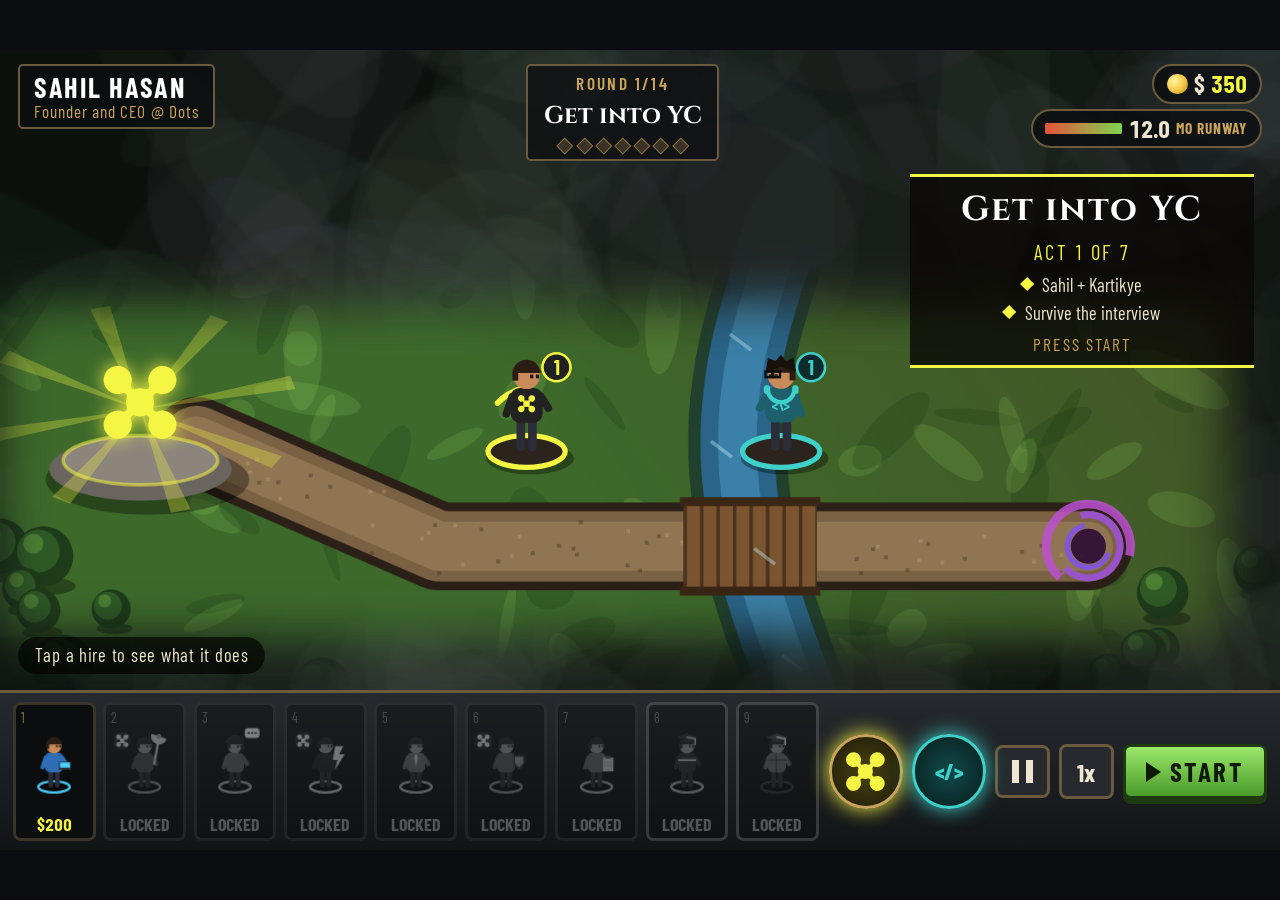
<file: dots/index.html>
<!doctype html>
<html lang="en">
<head>
<meta charset="utf-8">
<meta name="viewport" content="width=device-width,initial-scale=1,viewport-fit=cover">
<title>Founder TD · Sahil Hasan</title>
<meta name="description" content="Founder TD: a tower defense about building Dots, by Sahil Hasan, Founder and CEO @ Dots.">
<meta name="theme-color" content="#0b0d10">
<link rel="icon" href="../img/favicon.ico">
<link rel="preconnect" href="https://fonts.googleapis.com">
<link rel="preconnect" href="https://fonts.gstatic.com" crossorigin>
<link rel="stylesheet" href="https://fonts.googleapis.com/css2?family=Barlow+Condensed:wght@500;600;700&family=Barlow:wght@800&family=Cinzel:wght@700&display=swap">
<link rel="stylesheet" href="../assets/base.css">
<style>
/* Founder TD (styles scoped under .s69) */
.s69{background:#0d120b;font-family:'Barlow Condensed','Barlow',sans-serif;color:#efe6d2;touch-action:manipulation}
.s69 [hidden]{display:none!important}
.s69 .c69-cv{position:absolute;inset:0;width:100%;height:100%;display:block;cursor:crosshair;touch-action:manipulation}
.s69 button:focus-visible,.s69 a:focus-visible{outline:2px solid #f5f543;outline-offset:2px}
.s69 .c69-hud{position:absolute;left:0;right:0;top:0;display:flex;justify-content:space-between;align-items:flex-start;gap:1cqw;padding:1.1cqw 1.4cqw;pointer-events:none}
.s69 .c69-name{background:rgba(12,14,16,.82);border:.2cqw solid #6b5a3e;border-radius:.4cqw;padding:.45cqw 1.1cqw;line-height:1.08}
.s69 .c69-name b{display:block;font-weight:700;font-size:max(9px,2.2cqw);letter-spacing:.06em;color:#fff}
.s69 .c69-name span{font-size:max(8px,1.35cqw);letter-spacing:.06em;color:#c9a45a}
.s69 .c69-mid{display:grid;justify-items:center;gap:.3cqw;background:rgba(12,14,16,.75);border:.2cqw solid #6b5a3e;border-radius:.4cqw;padding:.4cqw 1.2cqw;min-width:0}
.s69 .c69-rnd{font-size:max(8px,1.35cqw);letter-spacing:.14em;color:#c9a45a;font-weight:600}
.s69 .c69-stg{font-family:'Cinzel',serif;font-weight:700;font-size:max(9px,1.9cqw);color:#fff;white-space:nowrap}
.s69 .c69-pips{display:flex;gap:.6cqw;padding:.2cqw 0}
.s69 .c69-pips i{width:.9cqw;height:.9cqw;min-width:4px;min-height:4px;transform:rotate(45deg);background:#3a3226;border:1px solid #8a7140}
.s69 .c69-pips i.on{background:#f5f543}
.s69 .c69-res{display:grid;gap:.4cqw;justify-items:end}
.s69 .c69-cash,.s69 .c69-run{display:flex;align-items:center;gap:.5cqw;background:rgba(12,14,16,.82);border:.2cqw solid #6b5a3e;border-radius:3cqw;padding:.25cqw 1cqw;font-weight:700;font-size:max(9px,1.9cqw);font-variant-numeric:tabular-nums;line-height:1.2}
.s69 .c69-cash::before{content:"";width:1.6cqw;height:1.6cqw;min-width:7px;min-height:7px;border-radius:50%;background:radial-gradient(circle at 35% 35%,#fff6a0,#f5c542 55%,#a87a12)}
.s69 .c69-cash b{color:#f5f543}
.s69 .c69-run small{font-size:max(8px,1.2cqw);color:#c9a45a;letter-spacing:.06em}
.s69 .c69-run i{display:block;width:6cqw;min-width:22px;height:.8cqw;min-height:3px;background:#3a1a14;position:relative;overflow:hidden;border-radius:2px}
.s69 .c69-run i::after{content:"";position:absolute;left:0;top:0;bottom:0;width:var(--w,100%);background:linear-gradient(90deg,#e5533c,#7fd34e)}
.s69 .c69-tray{position:absolute;left:0;right:0;bottom:0;height:20%;display:flex;gap:.8cqw;align-items:stretch;padding:.7cqw 1cqw;background:linear-gradient(#262a2e,#121416);border-top:.3cqw solid #6b5a3e}
.s69 .c69-cards{flex:1 1 auto;min-width:0;display:flex;gap:.6cqw;overflow-x:auto;overflow-y:hidden;scrollbar-width:none}
.s69 .c69-cards::-webkit-scrollbar{display:none}
.s69 .c69-card{position:relative;flex:1 1 0;max-width:9.5cqw;min-width:30px;display:grid;grid-template-rows:minmax(0,1fr) auto;justify-items:center;align-items:end;background:#0b0d0f;border:.25cqw solid #3a342b;border-radius:.6cqw;padding:.2cqw .2cqw .3cqw;cursor:pointer;color:#efe6d2;font:inherit;-webkit-touch-callout:none}
.s69 .c69-card canvas{width:100%;height:100%;min-height:0;object-fit:contain;pointer-events:none}
.s69 .c69-card span{font-weight:700;font-size:max(8px,1.4cqw);color:#f5f543;line-height:1.1;font-variant-numeric:tabular-nums;pointer-events:none;white-space:nowrap}
.s69 .c69-card i{position:absolute;left:.4cqw;top:.2cqw;font-style:normal;font-size:max(8px,1.1cqw);color:#8a7a5a;pointer-events:none}
.s69 .c69-card.sel{border-color:#f5f543;box-shadow:0 0 1.2cqw rgba(245,245,67,.6)}
.s69 .c69-card.poor{opacity:.5}
.s69 .c69-card.lock{filter:grayscale(1);opacity:.42}
.s69 .c69-card.lock span{color:#aaa}
.s69 .c69-card.alum{border-color:#7a5bb0}
.s69 .c69-card.fresh{animation:c69-fresh 1s ease-in-out 3 alternate}
@keyframes c69-fresh{to{box-shadow:0 0 1.8cqw #f5f543;border-color:#f5f543}}
.s69 .c69-ctl{flex:none;display:flex;gap:.7cqw;align-items:center}
.s69 .c69-go{font:700 max(11px,2.1cqw)/1 'Barlow Condensed',sans-serif;letter-spacing:.08em;color:#0d1a08;background:linear-gradient(#9be86a,#4a9a2a);border:.25cqw solid #1d3a10;border-radius:.6cqw;padding:.9cqw 1.6cqw;cursor:pointer;box-shadow:0 .4cqw 0 #1d3a10;display:flex;align-items:center;gap:.7cqw;min-height:32px}
.s69 .c69-go::before{content:"";border-left:1.2cqw solid currentColor;border-top:.8cqw solid transparent;border-bottom:.8cqw solid transparent}
.s69 .c69-go.pulse{animation:c69-pulse 1s ease-in-out infinite alternate}
.s69 .c69-go:disabled{opacity:.35;animation:none;cursor:default}
@keyframes c69-pulse{to{box-shadow:0 .4cqw 0 #1d3a10,0 0 2.2cqw #9be86a}}
.s69 .c69-ff{font:700 max(11px,2cqw)/1 'Barlow Condensed',sans-serif;color:#efe6d2;background:#262a2e;border:.25cqw solid #6b5a3e;border-radius:.6cqw;padding:.9cqw 1.2cqw;cursor:pointer;min-height:32px;min-width:36px}
.s69 .pz-btn{color:#efe6d2;background:#262a2e;border:.25cqw solid #6b5a3e;border-radius:.6cqw;padding:.9cqw 1.1cqw}
.s69 .pz{--pz-bg:#16191c;--pz-fg:#efe6d2;--pz-ac:#f5f543;--pz-r:.6cqw;--pz-font:'Barlow Condensed',sans-serif;--pz-hs:3.2cqw;--pz-bs:2.2cqw}
.s69 .c69-ff.on{background:#f5f543;color:#212121;border-color:#212121}
.s69 .c69-ult{position:relative;width:max(34px,5.8cqw);height:max(34px,5.8cqw);border-radius:50%;border:.3cqw solid #c9a45a;background:conic-gradient(rgba(0,0,0,.65) calc((1 - var(--p,1)) * 360deg),rgba(0,0,0,0) 0),radial-gradient(#4a4212,#1b1a08);display:grid;place-items:center;cursor:pointer;color:#f5f543;padding:0;flex:none}
.s69 .c69-ult.ready{box-shadow:0 0 1.6cqw #f5f543}
.s69 .c69-hot{border-color:#3fd0c9;background:conic-gradient(rgba(0,0,0,.65) calc((1 - var(--p,1)) * 360deg),rgba(0,0,0,0) 0),radial-gradient(#124a4a,#071c1c);color:#3fd0c9;font:800 max(10px,1.7cqw)/1 'Barlow Condensed',sans-serif;letter-spacing:-.02em}
.s69 .c69-hot.ready{box-shadow:0 0 1.6cqw #3fd0c9}
.s69 .c69-hot.live{background:#3fd0c9;color:#062222}
.s69 .c69-hu{background:linear-gradient(#1d4a4a,#0f2b2b);border-color:#3fd0c9}
.s69 .c69-hu small{color:#bff3ef}
.s69 .c69-panel{position:absolute;left:50%;bottom:21.5%;transform:translateX(-50%);width:min(70cqw,560px);max-height:75%;overflow:auto;background:rgba(18,20,22,.97);border:.25cqw solid #6b5a3e;border-radius:.6cqw;box-shadow:0 .8cqw 2cqw rgba(0,0,0,.6);padding:.8cqw 1.2cqw;display:grid;gap:.55cqw;font-size:max(8px,1.45cqw);line-height:1.2}
.s69 .c69-panel.card{left:auto;right:1.2cqw;bottom:auto;top:13%;transform:none;width:min(34cqw,300px);max-height:64%;pointer-events:none;background:rgba(18,20,22,.93)}
.s69 .c69-panel.card .c69-x{display:none}
.s69 .c69-panel.card .c69-bars{grid-template-columns:1fr}
.s69 .c69-ph{display:flex;align-items:center;gap:.8cqw;flex-wrap:wrap}
.s69 .c69-ph i{width:1.5cqw;height:1.5cqw;min-width:8px;min-height:8px;border-radius:50%}
.s69 .c69-ph b{font-size:max(10px,2cqw);letter-spacing:.04em}
.s69 .c69-ph small{color:#c9a45a;font-size:max(8px,1.35cqw)}
.s69 .c69-ph .c69-cost{color:#f5f543;font-weight:700}
.s69 .c69-ph .c69-lk{color:#ff9a8a}
.s69 .c69-x{margin-left:auto;background:none;border:0;color:#efe6d2;font-size:max(16px,2.6cqw);cursor:pointer;line-height:1;padding:0 .6cqw;min-width:24px}
.s69 .c69-desc{margin:0;color:#e9e1cf}
.s69 .c69-gv{display:flex;align-items:center;gap:.6cqw;flex-wrap:wrap}
.s69 .c69-gv>span{color:#c9a45a;letter-spacing:.1em;font-size:max(8px,1.2cqw);font-weight:600}
.s69 .c69-gv img{width:max(16px,2.6cqw);height:max(16px,2.6cqw);image-rendering:auto;background:#0b0d0f;border:1px solid #3a342b;border-radius:.4cqw}
.s69 .c69-gv em{font-style:normal;font-size:max(8px,1.2cqw);background:#2f3a24;border:1px solid #5f8a3a;border-radius:2cqw;padding:.1cqw .8cqw;color:#cfe8b8}
.s69 .c69-gv em.c69-none{background:#2a241c;border-color:#6b5a3e;color:#c9a45a}
.s69 .c69-bars{display:grid;grid-template-columns:repeat(3,1fr);gap:1cqw}
.s69 .c69-bar{display:grid;gap:.2cqw;font-size:max(8px,1.15cqw);letter-spacing:.1em;color:#c9a45a;font-weight:600}
.s69 .c69-bar i{display:block;height:max(4px,.7cqw);background:#2a241c;border-radius:2px;position:relative;overflow:hidden}
.s69 .c69-bar i::after{content:"";position:absolute;left:0;top:0;bottom:0;width:var(--v);background:linear-gradient(90deg,#c9a45a,#f5f543)}
.s69 .c69-path{display:grid;grid-template-columns:auto 1fr;gap:1cqw;align-items:center}
.s69 .c69-tiers{display:flex;gap:.45cqw}
.s69 .c69-tiers i{width:1.4cqw;height:1.4cqw;min-width:7px;min-height:7px;border:.2cqw solid #6b5a3e;background:#1b1712}
.s69 .c69-tiers i.on{background:var(--pc)}
.s69 .c69-up{display:flex;justify-content:space-between;gap:1cqw;align-items:center;text-align:left;background:linear-gradient(#2f3a24,#1d2616);border:.2cqw solid #5f8a3a;color:#efe6d2;border-radius:.5cqw;padding:.45cqw 1cqw;font:600 max(9px,1.45cqw)/1.1 'Barlow Condensed',sans-serif;cursor:pointer;min-height:28px}
.s69 .c69-up span{display:grid}
.s69 .c69-up small{font-weight:500;color:#cfe8b8;font-size:max(8px,1.25cqw)}
.s69 .c69-up em{font-style:normal;color:#f5f543;font-weight:700;white-space:nowrap}
.s69 .c69-up.poor{opacity:.55}
.s69 .c69-max{color:#8a7a5a;font-weight:700;letter-spacing:.1em;font-size:max(8px,1.3cqw)}
.s69 .c69-max small{display:block;font-weight:500;letter-spacing:0;color:#8a7a5a}
.s69 .c69-pf{display:flex;justify-content:flex-end;align-items:center;gap:1cqw;color:#c9a45a}
.s69 .c69-pf span{margin-right:auto}
.s69 .c69-mv{background:#1d2a33;border:.2cqw solid #4dd2ff;color:#d6f3ff;border-radius:.5cqw;padding:.45cqw 1.2cqw;font:600 max(9px,1.4cqw) 'Barlow Condensed',sans-serif;cursor:pointer;min-height:26px;margin-right:auto}
.s69 .c69-sell{background:#3a1a14;border:.2cqw solid #8a3a2a;color:#ffd0c4;border-radius:.5cqw;padding:.45cqw 1.2cqw;font:600 max(9px,1.4cqw) 'Barlow Condensed',sans-serif;cursor:pointer;min-height:26px}
.s69 .c69-ban{position:absolute;left:50%;top:42%;transform:translate(-50%,-50%) scale(.96);text-align:center;pointer-events:none;opacity:0;transition:opacity .3s,transform .3s;display:flex;flex-direction:column;align-items:center;gap:.35cqw;background:rgba(10,8,6,.8);border-top:.25cqw solid #c9a45a;border-bottom:.25cqw solid #c9a45a;padding:.9cqw 5cqw;white-space:nowrap;max-width:94%}
.s69 .c69-ban.show{opacity:1;transform:translate(-50%,-50%) scale(1)}
.s69 .c69-ban b{font-family:'Cinzel',serif;font-size:max(13px,3.3cqw);letter-spacing:.05em;color:#fff}
.s69 .c69-ban span{font-size:max(9px,1.6cqw);letter-spacing:.14em;color:#f5f543;text-transform:uppercase}
.s69 .c69-ban ul{list-style:none;margin:.2cqw 0;padding:0;display:grid;gap:.2cqw}
.s69 .c69-ban li{font-size:max(9px,1.6cqw);color:#efe6d2}
.s69 .c69-ban li::before{content:"";display:inline-block;width:.8cqw;height:.8cqw;min-width:5px;min-height:5px;background:#f5f543;transform:rotate(45deg);margin-right:.8cqw;vertical-align:.15em}
.s69 .c69-ban em{font-style:normal;font-size:max(8px,1.35cqw);color:#c9a45a;letter-spacing:.12em}
.s69 .c69-ban.boss b{color:#ff8a7a}
.s69 .c69-ban.actc{border-color:#f5f543;top:15.5%;left:auto;right:2cqw;transform:scale(.96);transform-origin:right top;padding:.7cqw 4cqw;gap:.25cqw}
.s69 .c69-ban.actc.show{transform:scale(1)}
.s69 .c69-ban.actc b{font-size:max(12px,2.7cqw)}
.s69 .c69-ban.actc li{font-size:max(9px,1.45cqw)}
.s69 .c69-tip{position:absolute;left:1.4cqw;bottom:22%;background:rgba(0,0,0,.66);border-radius:3cqw;padding:.45cqw 1.3cqw;font-size:max(8px,1.45cqw);letter-spacing:.04em;pointer-events:none}
.s69 .c69-et{position:absolute;left:50%;top:20%;transform:translateX(-50%);display:flex;align-items:center;gap:.9cqw;background:rgba(18,20,22,.95);border:.2cqw solid #e5533c;border-radius:.6cqw;padding:.4cqw 1.2cqw .4cqw .5cqw;font-size:max(9px,1.6cqw);pointer-events:none;opacity:0;transition:opacity .3s;max-width:92%}
.s69 .c69-et.show{opacity:1}
.s69 .c69-et img{width:max(20px,3.6cqw);height:max(20px,3.6cqw);flex:none}
.s69 .c69-et b{color:#ffb3a6}
.s69 .c69-toast{position:absolute;left:50%;top:26%;transform:translateX(-50%);background:rgba(18,20,22,.95);border:.2cqw solid #c9a45a;padding:.5cqw 1.4cqw;font-size:max(9px,1.55cqw);border-radius:.5cqw;pointer-events:none;opacity:0;transition:opacity .25s;white-space:nowrap;max-width:92%;overflow:hidden;text-overflow:ellipsis}
.s69 .c69-toast.show{opacity:1}
.s69 .c69-end{position:absolute;inset:0;display:grid;place-items:center;background:rgba(6,8,5,.76);padding:2cqw}
.s69 .c69-box{width:min(62cqw,520px);background:#121416;border:.3cqw solid #c9a45a;border-radius:.8cqw;padding:1.6cqw 2cqw;display:grid;gap:.9cqw;justify-items:center;text-align:center;box-shadow:0 1cqw 3cqw rgba(0,0,0,.6)}
.s69 .c69-box small{letter-spacing:.2em;color:#c9a45a;font-weight:600;font-size:max(8px,1.4cqw)}
.s69 .c69-box h3{margin:0;font-family:'Cinzel',serif;font-size:max(15px,3.6cqw);color:#fff;line-height:1.1}
.s69 .c69-box p{margin:0;font-size:max(9px,1.6cqw);color:#cfc6b4}
.s69 .c69-box .c69-un{color:#d4b8ff}
.s69 .c69-trail{display:flex;gap:.5cqw;flex-wrap:wrap;justify-content:center}
.s69 .c69-trail i{font-style:normal;font-size:max(8px,1.25cqw);padding:.1cqw .7cqw;border-radius:2cqw;border:1px solid #6b5a3e;color:#8a7a5a}
.s69 .c69-trail i.on{background:#f5f543;color:#212121;border-color:#f5f543}
.s69 .c69-row{display:flex;gap:1cqw;flex-wrap:wrap;justify-content:center}
.s69 .c69-row button,.s69 .c69-row a{font:700 max(10px,1.7cqw)/1 'Barlow Condensed',sans-serif;letter-spacing:.06em;padding:1cqw 1.8cqw;border-radius:.5cqw;cursor:pointer;text-decoration:none;min-height:30px;display:inline-flex;align-items:center}
.s69 .c69-again{background:#f5f543;color:#212121;border:.25cqw solid #212121}
.s69 .c69-li{background:#0a66c2;color:#fff;border:.25cqw solid #08427e}
.s69 .c69-wd{background:#262a2e;color:#efe6d2;border:.25cqw solid #6b5a3e}
.s69 .c69-chips{position:absolute;left:50%;top:13.2%;transform:translateX(-50%);display:flex;gap:.6cqw;flex-wrap:wrap;justify-content:center;pointer-events:none;max-width:70%}
.s69 .c69-chip{font-weight:700;font-size:max(8px,1.25cqw);letter-spacing:.08em;padding:.2cqw .9cqw;border-radius:2cqw;background:rgba(12,14,16,.85);border:1px solid #6b5a3e;color:#efe6d2;white-space:nowrap;font-variant-numeric:tabular-nums}
.s69 .c69-chip.yc{border-color:#ff8a3d;color:#ffc08a}
.s69 .c69-chip.dd{border-color:#f5f543;color:#f5f543}
.s69 .c69-chip.cart{border-color:#7fd34e;color:#cfe8b8}
.s69 .c69-chip.up{border-color:#e5533c;color:#ffb3a6}
.s69 .c69-chip.dn{border-color:#4dd2ff;color:#bfeeff}
.s69 .c69-chip.hol{border-color:#e5533c;background:rgba(58,26,20,.92);color:#ffd0c4}
.s69 .c69-bm{position:absolute;inset:0;display:grid;place-items:center;background:rgba(6,8,5,.7);padding:2cqw}
.s69 .c69-bmb{width:min(86cqw,760px);background:#121416;border:.3cqw solid #c9a45a;border-radius:.8cqw;padding:1.4cqw 1.8cqw;display:grid;gap:1cqw;justify-items:center;text-align:center;box-shadow:0 1cqw 3cqw rgba(0,0,0,.6)}
.s69 .c69-bmb small{letter-spacing:.2em;color:#c9a45a;font-weight:600;font-size:max(8px,1.35cqw)}
.s69 .c69-bmb h3{margin:0;font-family:'Cinzel',serif;font-size:max(14px,3cqw);color:#fff;line-height:1.1}
.s69 .c69-bmc{display:grid;grid-template-columns:repeat(3,1fr);gap:1.2cqw;width:100%}
.s69 .c69-bmc button{position:relative;display:grid;gap:.6cqw;align-content:start;text-align:left;background:linear-gradient(#2a2f24,#171b13);border:.25cqw solid #5f8a3a;border-radius:.6cqw;padding:1.2cqw 1.2cqw 1.4cqw;color:#efe6d2;font:inherit;cursor:pointer;min-height:44px}
.s69 .c69-bmc button:hover{border-color:#f5f543;box-shadow:0 0 1.4cqw rgba(245,245,67,.4)}
.s69 .c69-bmc i{position:absolute;right:.8cqw;top:.5cqw;font-style:normal;color:#8a7a5a;font-size:max(8px,1.2cqw)}
.s69 .c69-bmc b{font-family:'Cinzel',serif;font-size:max(11px,2cqw);color:#f5f543;line-height:1.1}
.s69 .c69-bmc span{font-size:max(9px,1.5cqw);color:#cfc6b4;line-height:1.2}
@container (max-width:520px){
.s69 .c69-bmc{grid-template-columns:1fr}
.s69 .c69-chips{top:15%;max-width:96%}
.s69 .c69-panel{width:92cqw;bottom:21%;max-height:76%}
.s69 .c69-panel.card{width:46cqw;top:12%;max-height:66%}
.s69 .c69-panel.card .c69-desc{font-size:max(8px,1.3cqw)}
.s69 .c69-name span{display:none}
.s69 .c69-tip{display:none}
}

</style>
</head>
<body>
<main class="stage">
  <div class="screen s69" id="c69-scr" tabindex="0" aria-label="Founder TD, a tower defense about building Dots. Place hires beside the road to stop problems.">
    <canvas class="c69-cv"></canvas>
    <div class="c69-hud">
      <div class="c69-name"><b>SAHIL HASAN</b><span>Founder and CEO @ Dots</span></div>
      <div class="c69-mid"><span class="c69-rnd">ROUND 1/14</span><span class="c69-stg">Get into YC</span><span class="c69-pips"><i></i><i></i><i></i><i></i><i></i><i></i><i></i></span></div>
      <div class="c69-res"><span class="c69-cash">$<b>350</b></span><span class="c69-run"><i></i><b>12.0</b><small>MO RUNWAY</small></span></div>
    </div>
    <div class="c69-chips" aria-live="polite"></div>
    <div class="c69-tip">Tap a hire to see what it does</div>
    <div class="c69-ban"></div>
    <div class="c69-et" aria-live="polite"></div>
    <div class="c69-toast" aria-live="polite"></div>
    <div class="c69-panel" hidden></div>
    <div class="c69-tray"><div class="c69-cards"></div><div class="c69-ctl"><button type="button" class="c69-ult" hidden aria-label="Global Payout (Sahil)" title="Global Payout (Q)"></button><button type="button" class="c69-ult c69-hot" hidden aria-label="Hotfix (Kartikye)" title="Hotfix (W)">&lt;/&gt;</button><button type="button" class="c69-ff" aria-label="Game speed">1x</button><button type="button" class="c69-go">START</button></div></div>
    <div class="c69-bm" hidden></div>
    <div class="c69-end" hidden></div>
  </div>
</main>
<p class="rotate-hint">Turn your phone sideways for a bigger view</p>
<script src="../assets/shared.js"></script>
<script>
(()=>{
const el=document.getElementById('c69-scr');if(!el)return;
const $=s=>el.querySelector(s);
const cv=$('.c69-cv'),cardsEl=$('.c69-cards'),panel=$('.c69-panel'),ban=$('.c69-ban'),tip=$('.c69-tip'),endEl=$('.c69-end'),ultB=$('.c69-ult'),hotB=$('.c69-hot'),goB=$('.c69-go'),ffB=$('.c69-ff'),toastEl=$('.c69-toast'),etEl=$('.c69-et'),chipsEl=$('.c69-chips'),bmEl=$('.c69-bm');
const cashEl=$('.c69-cash b'),runEl=$('.c69-run b'),runBar=$('.c69-run i'),rndEl=$('.c69-rnd'),stgEl=$('.c69-stg'),pipsEl=$('.c69-pips');
const DY=Y,W=1000,H=625,TAU=Math.PI*2,KB='shasan.dots.best',KU='shasan.dots.unl',KR='shasan.dots.runs',KS='shasan.dots.stage',KE='shasan.dots.endless',HOT_CD=30,HOT_T=6,ULT_CD=25,CTO='#3fd0c9';
ultB.innerHTML=markSVG('width:58%;height:58%');
const circ=(x,a,b,r)=>{x.beginPath();x.arc(a,b,Math.max(0,r),0,TAU);x.fill()};
const rr=(x,a,b,w,h,r)=>{x.beginPath();x.moveTo(a+r,b);x.arcTo(a+w,b,a+w,b+h,r);x.arcTo(a+w,b+h,a,b+h,r);x.arcTo(a,b+h,a,b,r);x.arcTo(a,b,a+w,b,r);x.closePath()};
const poly=(x,p)=>{x.beginPath();p.forEach((q,i)=>i?x.lineTo(q[0],q[1]):x.moveTo(q[0],q[1]));x.closePath()};
const ease=u=>u<.5?2*u*u:1-Math.pow(-2*u+2,2)/2;
const pick=a=>a[Math.floor(Math.random()*a.length)];

/* ---- roads: the first idea's road, the road after the pivot, and branches that open as the company grows ---- */
const ROUTE_A=[[330,332],[620,332],[620,452],[250,452],[112,392]];
const ROUTE_B=[[1040,92],[780,92],[780,250],[560,250],[560,112],[330,112],[330,200],[180,200],[180,370],[520,370],[520,480],[220,480],[112,392]];
const MS_A=[[620,452],[330,332]],MS_B=[[180,285],[180,285],[330,200],[330,112],[780,250],[780,92],[1040,92]];
let MAIN=ROUTE_A;
function onSeg(p,a,b){return Math.abs((b[0]-a[0])*(p[1]-a[1])-(b[1]-a[1])*(p[0]-a[0]))<1e-6&&p[0]>=Math.min(a[0],b[0])-1e-6&&p[0]<=Math.max(a[0],b[0])+1e-6&&p[1]>=Math.min(a[1],b[1])-1e-6&&p[1]<=Math.max(a[1],b[1])+1e-6}
function mainFrom(p,R){R=R||MAIN;for(let i=1;i<R.length;i++)if(onSeg(p,R[i-1],R[i])){const r=R.slice(i);return r[0][0]==p[0]&&r[0][1]==p[1]?r:[p,...r]}return[p]}
function lane(n,st,pts){const S=[];let L=0;for(let i=1;i<pts.length;i++){const a=pts[i-1],b=pts[i],l=Math.hypot(b[0]-a[0],b[1]-a[1]);if(l<1e-6)continue;S.push({a,b,l,s:L});L+=l}return{n,st,pts,S,L}}
const LN=[lane('Main road',0,ROUTE_A),lane('Enterprise',2,[[1040,420],[700,420],...mainFrom([520,420],ROUTE_B)]),lane('Compliance',4,[[250,-30],...mainFrom([250,200],ROUTE_B)]),lane('International',6,[[1040,250],...mainFrom([780,250],ROUTE_B)]),lane('International',6,[[-40,300],...mainFrom([180,300],ROUTE_B)])];
const CART=lane('Escort',2,[[112,392],[220,480],[520,480],[520,420],[700,420],[850,420]]),CUST=[850,368];
function atL(L,d){d=Math.max(0,Math.min(L.L,d));for(const g of L.S){if(d<=g.s+g.l){const u=(d-g.s)/g.l;return[g.a[0]+(g.b[0]-g.a[0])*u,g.a[1]+(g.b[1]-g.a[1])*u,Math.atan2(g.b[1]-g.a[1],g.b[0]-g.a[0])]}}const g=L.S[L.S.length-1];return[g.b[0],g.b[1],0]}
const at=(l,d)=>atL(LN[l],d);
function dOn(l,p){const L=LN[l];for(const g of L.S)if(onSeg(p,g.a,g.b))return g.s+Math.hypot(p[0]-g.a[0],p[1]-g.a[1]);return 0}
let MSTART=[];
function setMain(R,ms){MAIN=R;LN[0]=lane('Main road',0,R);MSTART=[0,1,2,3,4,5,6].map(i=>dOn(0,ms[Math.min(i,ms.length-1)]))}
setMain(ROUTE_A,MS_A);
function dLane(L,px,py){let m=1e9;for(const g of L.S){const dx=g.b[0]-g.a[0],dy=g.b[1]-g.a[1],u=Math.max(0,Math.min(1,((px-g.a[0])*dx+(py-g.a[1])*dy)/(g.l*g.l)));m=Math.min(m,Math.hypot(px-g.a[0]-dx*u,py-g.a[1]-dy*u))}return m}
function dTrack(px,py,s){let m=1e9;LN.forEach((L,i)=>{if(L.st<=s){if(i==0){const d0=MSTART[s];for(const g of L.S){if(g.s+g.l<d0)continue;const a0=Math.max(0,d0-g.s)/g.l,ax=g.a[0]+(g.b[0]-g.a[0])*a0,ay=g.a[1]+(g.b[1]-g.a[1])*a0;m=Math.min(m,dLane({S:[{a:[ax,ay],b:g.b,l:Math.max(1e-6,Math.hypot(g.b[0]-ax,g.b[1]-ay))}]},px,py))}}else m=Math.min(m,dLane(L,px,py))}});return m}
const ALLL=[lane('',0,ROUTE_A),lane('',0,ROUTE_B),...LN.slice(1),CART];
const dAll=(px,py)=>Math.min(...ALLL.map(L=>dLane(L,px,py)));
const rivX=py=>450+30*Math.sin(py*.012);
const ANC=[80,408];
/* revealed regions, one added per act */
const REV=[[0,315,700,505],[0,185,700,505],[0,185,1000,505],[60,0,700,505],[470,40,830,300],[470,0,1000,300],[0,0,1000,625]];
function camFor(s){let x0=1e9,y0=1e9,x1=-1e9,y1=-1e9;for(let i=0;i<=s;i++){const r=REV[i];x0=Math.min(x0,r[0]);y0=Math.min(y0,r[1]);x1=Math.max(x1,r[2]);y1=Math.max(y1,r[3])}
 const z=Math.max(1,Math.min(1.6,.96*W/(x1-x0),.69*H/(y1-y0)));let cx=(x0+x1)/2-(W/2)/z,cy=(y0+y1)/2-(.445*H)/z;cx=Math.max(0,Math.min(W-W/z,cx));cy=Math.max(0,Math.min(H-H/z,cy));return{z,x:cx,y:cy}}

/* ---- problems (from the problems Dots solves) ---- */
const E={
 cell:{n:'Cell',hp:1,sp:84,r:9,cash:1,leak:.08,kids:[],col:'#3fa34d',tip:'Cell: one hit.'},
 row:{n:'Row',hp:2,sp:74,r:11,cash:1,leak:.15,kids:['cell','cell'],col:'#2e8b47',tip:'Row: splits into cells.'},
 sheet:{n:'Spreadsheet',hp:4,sp:52,r:13,cash:2,leak:.35,kids:['row','row'],col:'#1e7b3a',tip:'Spreadsheet: splits into rows.'},
 drop:{n:'Drop-off',hp:2,sp:150,r:10,cash:2,leak:.3,kids:['cell'],col:'#ff8a3d',tip:'Drop-off: fast. Onboard slows it.'},
 bad:{n:'Bad actor',hp:3,sp:100,r:10,cash:2,leak:.35,camo:1,kids:['cell'],col:'#5b3a7a',tip:'Bad actor: hidden. Onboard reveals it.'},
 dup:{n:'Duplicate',hp:3,sp:78,r:11,cash:2,leak:.25,kids:[],col:'#5b7cfa',tip:'Duplicate: clones itself. Onboard merges.'},
 tix:{n:'Where’s my money?',hp:1,sp:128,r:8,cash:1,leak:.05,kids:[],col:'#f2f2f2',tip:'Tickets swarm. Support clears them.'},
 fail:{n:'Failed payout',hp:3,sp:80,r:11,cash:2,leak:.35,kids:['cell'],col:'#e0b040',tip:'Failed payout: retries. Payouts stops it.'},
 sanc:{n:'Sanctions hit',hp:6,sp:46,r:13,cash:4,leak:.6,armor:1,kids:['bad','cell'],col:'#2a3d66',tip:'Sanctions hit: armored. Tax breaks it.'},
 tin:{n:'TIN mismatch',hp:3,sp:66,r:11,cash:3,leak:.4,kids:['cell'],col:'#d9c9a8',tip:'TIN mismatch: turns into a Penalty. Use Tax.'},
 pen:{n:'Penalty',hp:12,sp:50,r:15,cash:6,leak:1.2,kids:['sheet'],col:'#c9302c',tip:'Penalty: high HP. Focus it.'},
 tools:{n:'Tool Sprawl',hp:300,sp:24,r:30,cash:60,leak:5,boss:1,drop:{every:3,kids:['tix','tix','sheet']},kids:['sheet','sheet','sheet','tix','tix','tix','tix'],col:'#4f6d8f',tip:'Tool Sprawl: drops spreadsheets.'},
 taxs:{n:'Tax Season',hp:520,sp:21,r:32,cash:90,leak:5,boss:1,drop:{every:2.6,kids:['tin','tin']},kids:['tin','tin','tin','tin','pen','sheet','sheet'],col:'#b5651d',tip:'Tax Season: Tax shreds it.'},
 dd:{n:'Due Diligence',hp:260,sp:18,r:34,cash:120,leak:6,boss:1,plates:30,kids:['copy'],col:'#3b4250',tip:'Due Diligence: crack plates with Onboard, Payouts, Tax.'},
 copy:{n:'The Copycat',hp:340,sp:26,r:26,cash:100,leak:6,boss:1,walk:1,kids:['dup','dup','dup','dup'],col:'#8a8f99',tip:'Copycat: immune to your top hire.'},
 quo:{n:'The Status Quo',hp:1100,sp:18,r:40,cash:150,leak:99,boss:1,kids:['tools','sanc','sanc','sanc','pen','pen'],col:'#4a3540',tip:'Status Quo: save Global Payout.'}};
const PROD={onb:['Dots Onboard','#b388ff','ON'],pay:['Dots Payouts','#ffd84d','PAY'],tax:['Dots Tax','#e0884a','TAX']};

/* ---- acts and rounds: [kind,count,gap,start,lane] ---- */
const ACTS=['Get into YC','Pivot','First customer','Demo Day','The Team','Series A','The Future'];
const R=[
 {a:0,g:[['cell',14,.42,0,0],['row',6,.8,2,0]]},
 {a:0,g:[['row',12,.45,0,0],['sheet',6,1,2.5,0],['cell',16,.24,5,0]]},
 {a:1,g:[['sheet',8,.8,0,0],['tix',20,.2,3,0],['row',12,.4,1,0]]},
 {a:1,pivot:1,g:[['sheet',8,.7,0,0],['tix',18,.18,2,0],['tools',1,1,7,0]]},
 {a:2,g:[['drop',14,.5,0,1],['row',14,.35,0,0],['fail',8,.8,3,0]]},
 {a:2,escort:1,g:[['drop',14,.5,2,1],['fail',10,.7,4,0],['sheet',6,.9,6,1],['tix',12,.25,8,0]]},
 {a:3,demo:1,g:[]},
 {a:4,g:[['bad',10,.55,0,2],['sanc',5,1.2,2,0],['tin',8,.7,3,1],['drop',10,.4,5,0]]},
 {a:4,g:[['tin',10,.5,0,2],['sanc',6,1,2,1],['bad',12,.4,3,0],['taxs',1,1,9,0]]},
 {a:5,g:[['dup',10,.6,0,0],['sanc',8,.8,2,2],['fail',12,.45,3,1],['bad',10,.4,5,2]]},
 {a:5,g:[['dup',12,.5,0,1],['tin',10,.5,2,2],['dd',1,1,8,0]]},
 {a:6,chaos:1,g:[['sheet',16,.35,0,3],['drop',18,.3,0,4],['sanc',10,.6,3,0],['dup',10,.5,5,1]]},
 {a:6,chaos:1,g:[['bad',20,.3,0,3],['tin',16,.4,2,4],['pen',4,1.5,4,2],['fail',16,.35,5,0],['tools',1,1,10,1]]},
 {a:6,chaos:1,g:[['sanc',16,.45,0,3],['dup',14,.45,2,4],['sheet',20,.3,3,0],['taxs',1,1,6,2],['quo',1,1,14,0]]}];
const NR=R.length;
const SC=[
 {l:['Sahil + Kartikye','Survive the interview']},
 {l:['New: Onboard, Support','The road will pivot'],h:['onb','sup']},
 {l:['New: Payouts, Sales','Escort the first payout'],h:['pay','sales']},
 {l:['60 seconds','Score sets your raise']},
 {l:['New: Tax, Ops','Boss: Tax Season'],h:['tax','ops'],cash:250},
 {l:['Boss: Due Diligence','Then: The Copycat']},
 {l:['FX swings, bank holidays','Boss: The Status Quo'],cash:400}];

/* ---- hires ---- */
const TT={
 eng:{n:'Engineer',c:200,r:130,rate:1.6,dmg:1,pier:2,shot:'dart',col:'#4dd2ff',acc:'laptop',shirt:'#2f6db5',st:0,d:'Fast darts.',gv:['sheet','row','tix'],
  A:[['REST API',120,'+50% fire rate'],['SDKs',320,'+40% rate, +1 pierce'],['Webhooks',950,'Rapid fire, +1 damage']],B:[['Sandbox',90,'+30 range'],['Monitoring',220,'Sees hidden'],['Refactor',1100,'Hits armored, +2 damage']]},
 hero:{n:'Sahil',c:0,r:150,rate:1.2,dmg:2,pier:1,shot:'mark',armor:1,camo:1,col:DY,acc:'founder',shirt:'#212121',st:0,d:'CEO. Global Payout. +$40 a round.',gv:['sanc','bad','quo']},
 cto:{n:'Kartikye',c:0,r:140,rate:1.6,dmg:1,pier:2,shot:'code',camo:1,col:CTO,acc:'cto',shirt:'#1d5f6b',st:0,d:'CTO. Hotfix. Nearby Engineers hit armor.',gv:['bad','dup','cell']},
 onb:{n:'Dots Onboard',c:300,r:110,rate:.62,dmg:1,shot:'pulse',col:'#b388ff',acc:'dish',shirt:'#5a3d8a',st:1,prod:1,d:'Reveals bad actors. Slows drop-offs.',gv:['bad','drop','dup'],
  A:[['KYC',180,'Strips hidden, +1 damage'],['Sanctions screening',380,'Hits armor'],['Staggered onboarding',1100,'Drop-offs crawl, +1 damage']],B:[['Wider net',150,'+30 range'],['ID verification',350,'+30 range, merges Duplicates 3x'],['Global identity',1000,'Reveals hidden map-wide']]},
 sup:{n:'Support',c:240,r:100,rate:.9,dmg:1,shot:'chat',col:'#7fd3ff',acc:'headset',shirt:'#2d6b7a',st:1,d:'Clears ticket swarms.',gv:['tix','cell','drop'],
  A:[['Live chat',160,'Pulses faster'],['24/7 coverage',380,'+1 damage'],['<1 min replies',1000,'Pulses twice as fast']],B:[['Help center',140,'+25 range'],['Status emails',300,'Slows problems in range'],['Self-serve dashboard',900,'+40 range, sees hidden']]},
 pay:{n:'Dots Payouts',c:420,r:140,rate:1,dmg:1,chain:3,shot:'zap',col:'#ffd84d',acc:'bolt',shirt:'#212121',st:2,prod:1,d:'Chains across problems. Stops retries.',gv:['fail','row','dup'],
  A:[['ACH',250,'Chains to 2 more'],['RTP / instant',600,'+60% speed'],['300+ rails',1600,'Chains across lanes, +3 targets']],B:[['FX',300,'+1 damage'],['150+ currencies',700,'+1 chain, +40% speed'],['Armored rails',1400,'Hits armored']]},
 sales:{n:'Sales',c:300,r:0,col:'#f5c542',acc:'phone',shirt:'#3d7a3a',st:2,d:'Earns cash and runway.',gv:[],
  A:[['Bigger deals',150,'Coins worth $12'],['Upsell',400,'Coins worth $18'],['Enterprise',1200,'Coins worth $30']],B:[['Pipeline',180,'Drops 25% faster'],['Referrals',450,'Drops 25% faster'],['Inbound engine',1100,'Drops 50% faster']]},
 tax:{n:'Dots Tax',c:360,r:115,rate:.9,dmg:2,pier:3,shot:'stamp',armor:1,col:'#e0884a',acc:'shield',shirt:'#8a4a2a',st:4,prod:1,d:'Pierces armor. Stops penalties.',gv:['tin','sanc','pen'],
  A:[['W-9 / W-8BEN',220,'+1 damage'],['IRS TIN matching',500,'4x damage to TIN mismatches'],['1099 e-file',1500,'Hits everything in range']],B:[['T4A (Canada)',150,'+25 range'],['Expiration tracking',260,'Sees hidden'],['Audit-ready',1300,'3x damage to blimps']]},
 ops:{n:'Ops',c:260,r:110,col:'#7fd34e',acc:'clip',shirt:'#3b6b8a',st:4,d:'Speeds up nearby hires.',gv:[],
  A:[['Playbooks',200,'Boost 15% to 25%'],['Runbooks',450,'Boost 25% to 35%'],['Autopilot',1200,'Boost 35% to 55%']],B:[['Tooling',180,'+12% circle size'],['Dashboards',400,'+12% circle size'],['Sharp edges',1000,'Nearby hires +1 pierce']]},
 bear:{n:'Golden Bear',c:520,r:125,rate:.7,dmg:3,shot:'paw',splash:46,armor:1,col:'#FDB515',acc:'cap',cap:'#003262',tas:'#FDB515',shirt:'#003262',alum:'UC Berkeley · B.S. EECS',st:0,d:'Splash. Hits armor.',gv:['sheet','sanc','tools']},
 tart:{n:'Tartan',c:560,r:230,rate:2.2,dmg:2,pier:1,shot:'laser',camo:1,col:'#C41230',acc:'cap',cap:'#C41230',tas:'#e8e8e8',shirt:'#6b6b6b',alum:'Carnegie Mellon · M.S. CS',st:0,d:'Long-range laser. Sees hidden.',gv:['bad','drop','dup']}};
const ORDER=['eng','hero','cto','onb','sup','pay','sales','tax','ops','bear','tart'];
const FOUNDER=kk=>kk=='hero'||kk=='cto';
const BUY=ORDER.filter(kk=>!FOUNDER(kk));
function stat(tw){const b=TT[tw.k],a=tw.u[0],c=tw.u[1];const s={tk:tw.k,r:b.r,rate:b.rate||0,dmg:b.dmg||0,pier:b.pier||1,armor:!!b.armor,camo:!!b.camo,chain:b.chain||0,jump:78,splash:b.splash||0,slow:0,aoe:0,bossMul:1};
 switch(tw.k){
  case'eng':if(a>=1)s.rate=2.4;if(a>=2){s.rate=3.4;s.pier=3}if(a>=3){s.rate=6;s.dmg=2}if(c>=1)s.r+=30;if(c>=2)s.camo=true;if(c>=3){s.armor=true;s.dmg+=2}break;
  case'sales':s.coin=[8,12,18,30][a];s.every=[3,2.4,1.8,1.2][c];break;
  case'tax':s.slow=.4;s.tinMul=2;if(a>=1)s.dmg=3;if(a>=2){s.tinMul=4;s.slow=.6}if(a>=3)s.aoe=1;if(c>=1)s.r+=25;if(c>=2)s.camo=true;if(c>=3)s.bossMul=3;break;
  case'ops':s.buff=[.15,.25,.35,.55][a];s.r=b.r*[1,1.12,1.25,1.25][c];s.bpier=c>=3?1:0;break;
  case'onb':s.camo=true;s.aoe=1;s.dropSlow=.35;s.dupMul=2;if(a>=1){s.dmg=2;s.decamo=1}if(a>=2){s.armor=true;s.rate=.9}if(a>=3){s.dropSlow=.75;s.dmg=3;s.rate=1.2}s.r=b.r+[0,30,60,60][c];if(c>=2)s.dupMul=3;s.glob=c>=3;break;
  case'sup':s.aoe=1;if(a>=1)s.rate=1.3;if(a>=2)s.dmg=2;if(a>=3)s.rate=2.6;if(c>=1)s.r+=25;if(c>=2)s.slow=.35;if(c>=3){s.r+=40;s.camo=true}break;
  case'pay':s.reroute=1;s.chain=[3,5,5,8][a]+(c>=2?1:0);s.rate=1*(a>=2?1.6:1)*(c>=2?1.4:1);if(a>=3)s.jump=170;if(c>=1)s.dmg=2;if(c>=3)s.armor=true;break;
  case'hero':{const L=tw.lv||1;s.rate=1.2*(1+.08*(L-1));s.dmg=2+(L>=4)+(L>=8);break}
  case'cto':{const L=tw.lv||1;s.rate=1.6*(1+.09*(L-1));s.pier=2+(L>=5);s.dmg=1+(L>=8);break}}
 return s}

/* ---- state ---- */
let best=store.get(KB,0),unl=store.get(KU,{bear:0,tart:0})||{bear:0,tart:0},runs=store.get(KR,0),bestStage=store.get(KS,0),eBest=store.get(KE,0);
let st,running=false,over=false,bmOpen=false,queue=[],enemies=[],towers=[],shots=[],fx=[],coins=[],sel=null,placing=null,moving=null,panelH='',info=null,ghost=null,dragArm=false,justDown=false,tipDone=false,V=null,k=1,bg=null,bgOld=null,fog=null,banT=0,toastT=0,etT=0;
let cam=camFor(0),camA=cam,camB=cam,rev={t:1,s:0},seen=new Set(),fresh=new Set(),bmCards=[];
const mk=(kk,px,py,spent)=>({k:kk,x:px,y:py,u:[0,0],cd:kk=='sales'?3:0,spent,face:1,lv:1,fire:0,s:null,mul:1,pAdd:0,det:false,off:false});
const heroOn=()=>towers.some(t=>t.k=='hero');
const ctoOn=()=>towers.some(t=>t.k=='cto');
const onMap=kk=>FOUNDER(kk)&&towers.some(t=>t.k==kk);
const whoOn=kk=>(kk=='cto'?'Kartikye':'Sahil')+' is already on the map';
const stLock=kk=>TT[kk].st>st.stage;
const alLock=kk=>(kk=='bear'&&!unl.bear)||(kk=='tart'&&!unl.tart);
const locked=kk=>stLock(kk)||alLock(kk);
const costOf=kk=>Math.round(TT[kk].c*(st.ramen===st.stage?.75:1));
const upCost=c=>st.freeUp?0:Math.round(c*(st.yc?.8:1));
const curR=()=>st.endless?st.eR:R[Math.min(st.round,NR-1)];
function newGame(){const sp=st?st.speed:1;setMain(ROUTE_A,MS_A);
 st={cash:350,mo:12,round:0,speed:sp,ultCd:0,hotCd:0,hotT:0,pops:0,spawnT:0,hurt:0,flash:0,stage:0,yc:0,raise:null,tough:-1,ramen:-1,noInc:0,freeUp:0,closer:0,pivoted:0,endless:0,eRounds:0,eR:null,demo:null,cart:null,fxOn:0,fxT:0,holiday:-1,pv:null,actsDone:0};
 running=false;over=false;bmOpen=false;bmEl.hidden=true;queue=[];enemies=[];shots=[];fx=[];coins=[];seen=new Set();fresh=new Set();
 towers=[mk('hero',300,398,0),mk('cto',445,398,0)];towers[1].face=-1;sel=null;placing=null;moving=null;info=null;ghost=null;endEl.hidden=true;panel.hidden=true;cam=camA=camB=camFor(0);rev={t:1,s:0};buildBG();buildFog(0,1);buildTray();holdNext()}

/* ---- drawing helpers ---- */
function fig(x,X,Yy,s,L,an,o){
 x.save();x.translate(X,Yy);x.scale((o.face||1)*s,s);
 const b=RM?0:Math.sin(an*2.2+(o.seed||0))*.45,rc=o.fire?1.6:0;
 x.lineCap='round';x.lineWidth=3;x.strokeStyle='#2b2d38';x.beginPath();x.moveTo(-2,-10);x.lineTo(-2,-1);x.moveTo(2,-10);x.lineTo(2,-1);x.stroke();
 if(L.acc=='founder'){x.strokeStyle=DY;x.lineWidth=2;x.beginPath();x.moveTo(-1,-21-b);x.quadraticCurveTo(-7,-20-b+(RM?0:Math.sin(an*6)*1.4),-10,-15-b+(RM?0:Math.sin(an*5)*1.6));x.stroke()}
 x.fillStyle=L.shirt;rr(x,-5.5,-21-b,11,12,3);x.fill();
 x.strokeStyle=L.shirt;x.lineWidth=2.6;x.beginPath();x.moveTo(-5,-18-b);x.lineTo(-7,-12-b);x.moveTo(5,-18-b);x.lineTo(7.5+rc,-14-b);x.stroke();
 x.fillStyle='#c98b5a';circ(x,0,-25.2-b,4.6);
 x.fillStyle='#2b1d14';x.beginPath();x.arc(0,-25.8-b,4.9,Math.PI*1.02,Math.PI*1.98);x.fill();x.fillRect(-4.9,-26.5-b,2,3);
 x.fillStyle='#1a1a1a';x.fillRect(1.2,-25.6-b,1.1,1.3);x.fillRect(3.2,-25.6-b,1.1,1.3);
 const a=L.acc;
 if(a=='laptop'){x.fillStyle='#2b2d38';x.fillRect(3,-15.5-b,7.5,5);x.fillStyle='#4dd2ff';x.fillRect(3.7,-15-b,6.1,3.2)}
 else if(a=='phone'){x.fillStyle='#f5c542';poly(x,[[0,-20.5-b],[1.3,-18-b],[0,-12.5-b],[-1.3,-18-b]]);x.fill();x.fillStyle='#111';x.fillRect(4,-28-b,1.8,4)}
 else if(a=='shield'){x.fillStyle='#e0884a';poly(x,[[5,-19-b],[11,-19-b],[11,-14.5-b],[8,-11-b],[5,-14.5-b]]);x.fill();x.strokeStyle='#5a2e14';x.lineWidth=1;x.stroke()}
 else if(a=='headset'){x.strokeStyle='#222';x.lineWidth=1.4;x.beginPath();x.arc(0,-25.5-b,5.6,Math.PI*1.1,Math.PI*1.9);x.stroke();x.beginPath();x.moveTo(4.6,-24-b);x.lineTo(3,-21-b);x.stroke();x.fillStyle='#222';circ(x,4.9,-24.5-b,1.4);x.fillStyle='#fff';rr(x,6,-36-b,9,6,2);x.fill();x.fillStyle='#2d6b7a';circ(x,8.3,-33-b,.8);circ(x,10.5,-33-b,.8);circ(x,12.7,-33-b,.8)}
 else if(a=='clip'){x.fillStyle='#d9c9a8';x.fillRect(4,-18-b,6.5,8.5);x.fillStyle='#5a4a2a';x.fillRect(5.6,-19.2-b,3.2,1.8);x.fillStyle='#7fd34e';x.fillRect(5,-15.5-b,4.5,.9);x.fillRect(5,-13.3-b,4.5,.9)}
 else if(a=='dish'){x.strokeStyle='#cfd6e6';x.lineWidth=1.4;x.beginPath();x.moveTo(6,-14-b);x.lineTo(9,-30-b);x.stroke();x.save();x.translate(9,-31-b);x.rotate(RM?0:Math.sin(an*1.5)*.6);x.fillStyle='#d9dde6';x.beginPath();x.arc(0,0,5,Math.PI*.1,Math.PI*1.1);x.fill();x.fillStyle='#b388ff';circ(x,0,0,1.5);x.restore()}
 else if(a=='bolt'){x.fillStyle=DY;poly(x,[[6,-25-b],[11,-25-b],[8.5,-20-b],[12,-20-b],[5.5,-10-b],[7.5,-16.5-b],[4.5,-16.5-b]]);x.fill()}
 else if(a=='cap'){x.fillStyle=L.cap;poly(x,[[-6.5,-30.5-b],[0,-33-b],[6.5,-30.5-b],[0,-28-b]]);x.fill();x.fillRect(-3,-30-b,6,2.2);x.strokeStyle=L.tas;x.lineWidth=1.1;x.beginPath();x.moveTo(0,-30.5-b);x.lineTo(5,-29.5-b);x.lineTo(5,-26-b);x.stroke();if(L.cap=='#C41230'){x.fillStyle='rgba(0,0,0,.35)';x.fillRect(-5.5,-17-b,11,1);x.fillRect(-1,-21-b,1,12)}else{x.fillStyle='#FDB515';x.fillRect(-5.5,-17-b,11,1.2)}}
 else if(a=='founder'){drawMark(x,0,-15.5-b,6,DY)}
 else if(a=='cto'){x.fillStyle='#17110c';poly(x,[[-5.2,-26.6-b],[-4.2,-31.4-b],[-1.6,-30-b],[0,-32.4-b],[2,-30.2-b],[4.6,-31.2-b],[5.3,-26.4-b],[0,-28.2-b]]);x.fill();
  x.strokeStyle='#0c0c0c';x.lineWidth=.8;x.strokeRect(.4,-26.6-b,2.4,2);x.strokeRect(3,-26.6-b,2.4,2);x.beginPath();x.moveTo(2.8,-25.7-b);x.lineTo(3,-25.7-b);x.stroke();
  x.strokeStyle=CTO;x.lineWidth=1.5;x.beginPath();x.arc(0,-20.5-b,4.6,Math.PI*.05,Math.PI*.95);x.stroke();x.fillStyle=CTO;rr(x,-6,-21.8-b,2.2,3,1);x.fill();rr(x,3.8,-21.8-b,2.2,3,1);x.fill();
  x.fillStyle=CTO;x.font="700 5px 'Barlow Condensed',sans-serif";x.textAlign='center';x.textBaseline='middle';x.fillText('</>',0,-14.5-b)}
 x.restore()}
const eyes=(x,ax,bx,y)=>{x.fillStyle='#fff';circ(x,ax,y,1.5);circ(x,bx,y,1.5);x.fillStyle='#111';circ(x,ax+.3,y+.2,.75);circ(x,bx+.3,y+.2,.75)};
function foe(x,e,an){const T=E[e.k],fl=e.flash>0;if(T.boss){if(T.walk)copyCat(x,e,an);else blimp(x,e,an);return}
 x.save();x.translate(e.x,e.y);const camo=T.camo&&!e.decamo;x.scale(1.55,1.55);
 x.fillStyle='rgba(0,0,0,.35)';x.beginPath();x.ellipse(0,0,10,3.4,0,0,TAU);x.fill();
 if(camo)x.globalAlpha=.62;
 const bob=RM?0:Math.abs(Math.sin(an*7+e.seed))*1.2,by=-bob*.4;x.lineJoin='round';
 if(e.k=='cell'){x.fillStyle=fl?'#fff':'#3fa34d';rr(x,-6,-14+by,12,11,2);x.fill();x.strokeStyle='#1e5a2a';x.lineWidth=1.2;x.stroke();x.strokeStyle='rgba(255,255,255,.5)';x.lineWidth=1;x.beginPath();x.moveTo(0,-14+by);x.lineTo(0,-3+by);x.moveTo(-6,-9+by);x.lineTo(6,-9+by);x.stroke();eyes(x,-2.6,2.6,-11+by)}
 else if(e.k=='row'){x.fillStyle=fl?'#fff':'#2e8b47';rr(x,-11,-13+by,22,9,2);x.fill();x.strokeStyle='#174a26';x.lineWidth=1.2;x.stroke();x.strokeStyle='rgba(255,255,255,.5)';x.lineWidth=1;x.beginPath();x.moveTo(-3.7,-13+by);x.lineTo(-3.7,-4+by);x.moveTo(3.7,-13+by);x.lineTo(3.7,-4+by);x.stroke();eyes(x,-1.6,1.6,-9+by)}
 else if(e.k=='sheet'){x.fillStyle=fl?'#fff':'#eef5ee';rr(x,-10,-26+by,20,23,2);x.fill();x.strokeStyle='#1e5a2a';x.lineWidth=1.3;x.stroke();x.fillStyle='#1e7b3a';x.fillRect(-10,-26+by,20,5);
  x.strokeStyle='rgba(30,90,42,.35)';x.lineWidth=.9;x.beginPath();for(const yy of[-16,-11,-6]){x.moveTo(-10,yy+by);x.lineTo(10,yy+by)}for(const xx of[-3.3,3.3]){x.moveTo(xx,-21+by);x.lineTo(xx,-3+by)}x.stroke();
  x.strokeStyle='#8a4a2a';x.lineWidth=1;x.beginPath();x.moveTo(5,-21+by);x.lineTo(7,-17+by);x.lineTo(5,-14+by);x.lineTo(8,-10+by);x.stroke();eyes(x,-4,0,-17+by)}
 else if(e.k=='drop'){x.strokeStyle='rgba(255,255,255,.55)';x.lineWidth=1.2;x.beginPath();for(const yy of[-17,-13,-9]){x.moveTo(-9,yy);x.lineTo(-15,yy)}x.stroke();
  const sw=RM?0:Math.sin(an*16+e.seed)*3;x.strokeStyle='#7a3a10';x.lineWidth=2.2;x.lineCap='round';x.beginPath();x.moveTo(1,-8);x.lineTo(-3+sw,-1);x.moveTo(1,-8);x.lineTo(5-sw,-1);x.stroke();
  x.fillStyle=fl?'#fff':'#ff8a3d';rr(x,-3.5,-17+by,8,10,3);x.fill();x.fillStyle='#ffc08a';circ(x,2.5,-20.5+by,3.8);x.fillStyle='#111';circ(x,4,-21+by,.8);x.strokeStyle='#ff8a3d';x.lineWidth=2;x.beginPath();x.moveTo(4,-14+by);x.lineTo(8,-17+by);x.stroke()}
 else if(e.k=='bad'){x.fillStyle=fl?'#fff':'#3d2257';poly(x,[[-7,-1],[0,-24-bob*.5],[7,-1]]);x.fill();x.fillStyle='#4b2a6b';circ(x,0,-20-bob*.5,5);x.fillStyle='#f2f2f2';rr(x,-3.4,-22.5-bob*.5,6.8,4.2,1.6);x.fill();x.fillStyle='#111';x.fillRect(-2.4,-21.4-bob*.5,1.6,1.2);x.fillRect(.8,-21.4-bob*.5,1.6,1.2);
  if(camo){x.strokeStyle='rgba(60,95,40,.95)';x.lineWidth=1.6;for(let i=-2;i<=2;i++){x.beginPath();x.moveTo(i*3-4,-3);x.lineTo(i*3+3,-15);x.stroke()}}}
 else if(e.k=='dup'){x.fillStyle='#3d56c8';rr(x,-4,-23+by,13,16,2);x.fill();x.fillStyle=fl?'#fff':'#5b7cfa';rr(x,-8,-20+by,13,16,2);x.fill();x.strokeStyle='#24357a';x.lineWidth=1.2;x.stroke();
  x.fillStyle='#dfe6ff';circ(x,-1.5,-15+by,2.8);x.beginPath();x.arc(-1.5,-7.5+by,4.3,Math.PI,0);x.fill();x.fillStyle='#111';circ(x,-2.5,-15.2+by,.6);circ(x,-.5,-15.2+by,.6);
  if(e.gen){x.fillStyle='#fff';x.font="800 6px 'Barlow Condensed',sans-serif";x.textAlign='center';x.fillText('COPY',2,-25+by)}}
 else if(e.k=='tix'){x.fillStyle=fl?'#fff':'#f2f2f2';rr(x,-6.5,-13+by,13,9,1.5);x.fill();x.strokeStyle='#666';x.lineWidth=1;x.stroke();x.beginPath();x.moveTo(-6.5,-13+by);x.lineTo(0,-8.5+by);x.lineTo(6.5,-13+by);x.stroke();x.fillStyle='#e5533c';x.font="800 9px 'Barlow',sans-serif";x.textAlign='center';x.textBaseline='middle';x.fillText('$?',0,-17+by)}
 else if(e.k=='fail'){x.fillStyle=fl?'#fff':'#e0b040';circ(x,0,-11+by,7.5);x.strokeStyle='#8a6410';x.lineWidth=1.4;x.beginPath();x.arc(0,-11+by,7.5,0,TAU);x.stroke();x.fillStyle='#7a5410';x.font="800 9px 'Barlow',sans-serif";x.textAlign='center';x.textBaseline='middle';x.fillText('$',0,-10.5+by);
  x.strokeStyle='#d0261c';x.lineWidth=2.2;x.beginPath();x.moveTo(-5,-16+by);x.lineTo(5,-6+by);x.moveTo(5,-16+by);x.lineTo(-5,-6+by);x.stroke();
  if(e.retried){x.strokeStyle='#ff5a4a';x.lineWidth=1.2;x.setLineDash([2,2]);x.beginPath();x.arc(0,-11+by,10.5,0,TAU);x.stroke();x.setLineDash([])}}
 else if(e.k=='sanc'){x.fillStyle=fl?'#fff':'#2a3d66';rr(x,-8,-23+by,16,20,2);x.fill();x.strokeStyle='#aab3c2';x.lineWidth=2.4;x.stroke();x.fillStyle='#d9b54a';circ(x,0,-17+by,2.6);x.strokeStyle='#e5533c';x.lineWidth=1.4;x.beginPath();x.arc(2.5,-9+by,4,0,TAU);x.moveTo(-.5,-11.5+by);x.lineTo(5.5,-6.5+by);x.stroke();
  x.fillStyle='#cfd6e6';for(const[px,py]of[[-6,-21],[6,-21],[-6,-5],[6,-5]])circ(x,px,py+by,1)}
 else if(e.k=='tin'){x.fillStyle=fl?'#fff':'#f3ead8';rr(x,-8,-22+by,16,19,1.5);x.fill();x.strokeStyle='#8a7a5a';x.lineWidth=1.1;x.stroke();x.strokeStyle='rgba(90,74,42,.45)';x.beginPath();x.moveTo(-5,-18+by);x.lineTo(5,-18+by);x.moveTo(-5,-6+by);x.lineTo(3,-6+by);x.stroke();
  x.strokeStyle='#d0261c';x.lineWidth=1.6;x.beginPath();x.moveTo(-4,-13.5+by);x.lineTo(4,-13.5+by);x.moveTo(-4,-10+by);x.lineTo(4,-10+by);x.moveTo(2.5,-16.5+by);x.lineTo(-2.5,-7+by);x.stroke()}
 else if(e.k=='pen'){x.fillStyle=fl?'#fff':'#c9302c';rr(x,-11,-27+by,22,25,2);x.fill();x.strokeStyle='#6a1410';x.lineWidth=1.5;x.stroke();x.fillStyle='#fff';x.font="800 13px 'Barlow',sans-serif";x.textAlign='center';x.textBaseline='middle';x.fillText('$!',0,-15+by);x.fillStyle='#ffd0c4';x.fillRect(-7,-7+by,14,1.5)}
 x.globalAlpha=1;
 if(e.mh>1&&e.hp<e.mh){x.fillStyle='rgba(0,0,0,.8)';x.fillRect(-9,-33,18,2.8);x.fillStyle=T.armor?'#cfd6e6':e.k=='pen'?'#ff8a7a':'#7fd34e';x.fillRect(-9,-33,18*Math.max(0,e.hp/e.mh),2.8)}
 x.restore()}
function blimp(x,e,an){const T=E[e.k],L=T.r,fl=e.flash>0;
 x.save();x.translate(e.x,e.y);x.fillStyle='rgba(0,0,0,.3)';x.beginPath();x.ellipse(0,4,L*1.1,L*.32,0,0,TAU);x.fill();
 x.translate(0,-L*.95-(RM?0:Math.sin(an*2+e.seed)*2));
 const c=Math.cos(e.ang);if(Math.abs(c)>.3)e.dir=c<0?-1:1;const dir=e.dir||-1;x.save();x.scale(dir,1);
 x.fillStyle=shade(T.col,.7);poly(x,[[-L*.95,0],[-L*1.45,-L*.62],[-L*1.2,0],[-L*1.45,L*.62]]);x.fill();
 x.fillStyle=T.col;x.beginPath();x.ellipse(0,0,L*1.15,L*.6,0,0,TAU);x.fill();if(fl){x.fillStyle='rgba(255,255,255,.35)';x.fill()}
 x.fillStyle='rgba(0,0,0,.18)';x.beginPath();x.ellipse(0,L*.22,L*1.05,L*.3,0,0,TAU);x.fill();
 x.strokeStyle='rgba(255,255,255,.16)';x.lineWidth=2;for(let i=-1;i<=1;i++){x.beginPath();x.moveTo(i*L*.4,-L*.56);x.quadraticCurveTo(i*L*.52,0,i*L*.4,L*.56);x.stroke()}
 x.fillStyle=e.k=='quo'?'#ff5a3a':'#ffd84d';circ(x,L*.8,-L*.12,L*.07);circ(x,L*.62,-L*.14,L*.07);
 const txt=(s,cx,cy,sz,col)=>{x.save();x.translate(cx,cy);x.scale(dir,1);x.fillStyle=col;x.font=`800 ${sz}px 'Barlow Condensed',sans-serif`;x.textAlign='center';x.textBaseline='middle';x.fillText(s,0,1);x.restore()};
 if(e.k=='quo'){x.fillStyle='#d8cbb0';poly(x,[[L*.85,-L*.4],[L*1.15,-L*.95],[L*.62,-L*.5]]);x.fill();poly(x,[[L*.5,-L*.5],[L*.62,-L*1.05],[L*.32,-L*.56]]);x.fill();
  x.fillStyle='#c41230';circ(x,-L*.15,0,L*.32);txt('NO',-L*.15,0,L*.34,'#fff')}
 else if(e.k=='tools'){['#e5533c','#4dd2ff','#7fd34e','#f5c542','#b388ff'].forEach((cc,i)=>{x.fillStyle=cc;rr(x,-L*.75+i*L*.3,-L*.42,L*.22,L*.22,L*.05);x.fill()});txt('TOOLS',-L*.1,L*.14,L*.34,'#fff')}
 else if(e.k=='taxs'){x.fillStyle='#f3ead8';rr(x,-L*.6,-L*.38,L*.9,L*.66,L*.06);x.fill();x.strokeStyle='#7a2e10';x.lineWidth=1.5;x.stroke();txt('1099',-L*.15,-L*.12,L*.32,'#7a2e10');txt('DUE',-L*.15,L*.14,L*.2,'#c9302c')}
 else if(e.k=='dd'){txt('AUDIT',-L*.1,-L*.4,L*.22,'#cfd6e6');Object.keys(PROD).forEach((kk,i)=>{const[nm,cc,lb]=PROD[kk],px=-L*.75+i*L*.5,ok=e.pl&&e.pl[kk]>0;x.fillStyle=ok?cc:'#22262c';rr(x,px,-L*.22,L*.42,L*.5,L*.06);x.fill();x.strokeStyle=ok?'#d8dde6':'#555';x.lineWidth=2;x.stroke();
  if(ok){txt(lb,px+L*.21,L*.03,L*.2,'#212121');const f=e.pl[kk]/e.plMax;x.fillStyle='rgba(0,0,0,.55)';x.fillRect(px+L*.04,L*.18,L*.34,3);x.fillStyle='#fff';x.fillRect(px+L*.04,L*.18,L*.34*f,3)}else{x.strokeStyle='#888';x.lineWidth=1.5;x.beginPath();x.moveTo(px+L*.06,-L*.18);x.lineTo(px+L*.24,L*.04);x.lineTo(px+L*.14,L*.12);x.lineTo(px+L*.36,L*.24);x.stroke()}})}
 else{x.save();x.translate(-L*.15,0);x.rotate(-.12*dir);x.strokeStyle='#c41230';x.lineWidth=2.4;x.strokeRect(-L*.48,-L*.2,L*.96,L*.4);x.restore();txt('DENIED',-L*.15,0,L*.28,'#c41230')}
 x.restore();
 if(!e.icon){const bw=L*2.2;x.fillStyle='rgba(0,0,0,.75)';x.fillRect(-bw/2,-L*.9,bw,5);x.fillStyle='#e5533c';x.fillRect(-bw/2,-L*.9,bw*Math.max(0,e.hp/e.mh),5)}
 x.restore()}
function copyCat(x,e,an){const L=Object.assign({},TT[e.imm||'eng'],{shirt:'#6f747e'});
 x.save();x.fillStyle='rgba(0,0,0,.35)';x.beginPath();x.ellipse(e.x,e.y+2,30,9,0,0,TAU);x.fill();
 x.strokeStyle='rgba(200,210,230,.55)';x.lineWidth=2;x.setLineDash([5,4]);x.beginPath();x.ellipse(e.x,e.y-44,32,52,0,0,TAU);x.stroke();x.setLineDash([]);
 if(e.flash>0)x.globalAlpha=.6;fig(x,e.x,e.y,3.2,L,an,{face:-1,seed:e.seed});x.globalAlpha=1;
 if(!e.icon){const ly=Math.max(e.y-122,cam.y+.15*H/cam.z),lx=Math.max(cam.x+50,Math.min(cam.x+W/cam.z-50,e.x));x.fillStyle='rgba(12,14,16,.85)';rr(x,lx-46,ly,92,26,5);x.fill();x.fillStyle='#fff';x.font="800 12px 'Barlow Condensed',sans-serif";x.textAlign='center';x.textBaseline='middle';x.fillText('THE COPYCAT',lx,ly+7);x.fillStyle='#ffb3a6';x.font="700 10px 'Barlow Condensed',sans-serif";x.fillText('IMMUNE: '+TT[e.imm||'eng'].n.toUpperCase(),lx,ly+19);
  x.fillStyle='rgba(0,0,0,.75)';x.fillRect(lx-36,ly+28,72,5);x.fillStyle='#e5533c';x.fillRect(lx-36,ly+28,72*Math.max(0,e.hp/e.mh),5)}
 x.restore()}
function drawTower(x,tw,an){const b=TT[tw.k];
 x.fillStyle='rgba(0,0,0,.35)';x.beginPath();x.ellipse(tw.x+2,tw.y+4,25,9,0,0,TAU);x.fill();
 x.fillStyle='#2a241c';x.beginPath();x.ellipse(tw.x,tw.y,22,9,0,0,TAU);x.fill();x.strokeStyle=b.col;x.lineWidth=3;x.stroke();
 if(tw.off)x.globalAlpha=.45;
 fig(x,tw.x,tw.y-1,1.65,b,an,{face:tw.face||1,fire:tw.fire>0,seed:tw.x});x.globalAlpha=1;
 if(b.A){for(let p=0;p<2;p++)for(let i=0;i<tw.u[p];i++){x.fillStyle=p?'#4dd2ff':DY;x.fillRect(tw.x+(p?4:-21)+i*6,tw.y+11,4.5,4.5)}}
 if(b.prod){x.fillStyle='#212121';circ(x,tw.x-18,tw.y-46,7.5);x.strokeStyle=DY;x.lineWidth=1.2;x.beginPath();x.arc(tw.x-18,tw.y-46,7.5,0,TAU);x.stroke();drawMark(x,tw.x-18,tw.y-46,9,DY)}
 if(tw.off){x.fillStyle='#3a1a14';rr(x,tw.x-24,tw.y-66,48,14,3);x.fill();x.strokeStyle='#e5533c';x.lineWidth=1.5;x.stroke();x.fillStyle='#ffd0c4';x.font="800 10px 'Barlow Condensed',sans-serif";x.textAlign='center';x.textBaseline='middle';x.fillText('HOLIDAY',tw.x,tw.y-58.5)}
 if(st&&st.hotT>0&&tw.k!='sales'&&tw.k!='ops'){x.strokeStyle=`rgba(63,208,201,${.45+.35*Math.sin(an*14)})`;x.lineWidth=3;x.beginPath();x.ellipse(tw.x,tw.y,27,11,0,0,TAU);x.stroke()}
 if(FOUNDER(tw.k)){const cc=tw.k=='cto'?CTO:DY;x.fillStyle=tw.k=='cto'?'#0f2b2b':'#212121';circ(x,tw.x+17,tw.y-48,8);x.strokeStyle=cc;x.lineWidth=1.5;x.beginPath();x.arc(tw.x+17,tw.y-48,8,0,TAU);x.stroke();x.fillStyle=cc;x.font="700 12px 'Barlow Condensed',sans-serif";x.textAlign='center';x.textBaseline='middle';x.fillText(String(tw.lv),tw.x+17,tw.y-47.5)}}
/* problem icons for the info panels */
const ICON={};
for(const kk in E){const c=document.createElement('canvas');c.width=c.height=64;const x=c.getContext('2d');const T=E[kk],e={k:kk,hp:T.hp,mh:T.hp,flash:0,seed:0,decamo:0,ang:Math.PI,dir:-1,icon:1,x:32,y:56,imm:'eng',pl:{onb:1,pay:1,tax:1},plMax:1};
 if(T.walk){x.translate(32,60);x.scale(.5,.5);e.x=0;e.y=0}else if(T.boss){const sc=27/(T.r*1.45);x.translate(32,34);x.scale(sc,sc);e.x=0;e.y=T.r*.95}foe(x,e,0);ICON[kk]=c.toDataURL()}

/* ---- background ---- */
function buildBG(){if(!V||!V.w)return;const d=devicePixelRatio||1,bs=Math.min(2.4,Math.max(1,k*1.6*d));bg=document.createElement('canvas');bg.width=Math.round(W*bs);bg.height=Math.round(H*bs);const x=bg.getContext('2d');x.scale(bs,bs);
 x.fillStyle='#3d6a2b';x.fillRect(0,0,W,H);
 const g=x.createLinearGradient(W,0,W*.35,H*.75);g.addColorStop(0,'rgba(92,52,30,.95)');g.addColorStop(.55,'rgba(78,50,30,.35)');g.addColorStop(1,'rgba(78,50,30,0)');x.fillStyle=g;x.fillRect(0,0,W,H);
 const r=rng(65);
 for(let i=0;i<300;i++){const px=r()*W,py=r()*H,dire=px-py*1.3>380;x.fillStyle=dire?(r()<.5?'rgba(130,78,44,.25)':'rgba(40,20,10,.2)'):(r()<.5?'rgba(150,210,95,.17)':'rgba(20,50,15,.22)');x.beginPath();x.ellipse(px,py,8+r()*26,3+r()*8,r()*3,0,TAU);x.fill()}
 x.lineCap='round';x.lineJoin='round';
 const rp=()=>{x.beginPath();for(let py=-20;py<=H+20;py+=10){const px=rivX(py);py==-20?x.moveTo(px,py):x.lineTo(px,py)}};
 rp();x.strokeStyle='#22402e';x.lineWidth=56;x.stroke();rp();x.strokeStyle='#2a6488';x.lineWidth=42;x.stroke();rp();x.strokeStyle='#3b80a8';x.lineWidth=22;x.stroke();
 const s=st.stage,act=LN.map((L,i)=>{if(L.st>s)return null;if(i)return L.pts;const p0=at(0,MSTART[s]);return mainFrom([p0[0],p0[1]])});
 const tp=pts=>{x.beginPath();pts.forEach((p,i)=>i?x.lineTo(p[0],p[1]):x.moveTo(p[0],p[1]))};
 [[50,'#2b2017'],[40,'#7a6143'],[28,'#8f7552']].forEach(([lw,col])=>act.forEach(pts=>{if(!pts)return;tp(pts);x.strokeStyle=col;x.lineWidth=lw;x.stroke()}));
 act.forEach((pts,i)=>{if(!pts)return;const LL=i?LN[i]:lane('',0,pts);for(let dd=0;dd<LL.L;dd+=8){const p=atL(LL,dd);x.fillStyle=r()<.5?'rgba(60,45,30,.4)':'rgba(210,180,130,.28)';x.fillRect(p[0]+(r()-.5)*30,p[1]+(r()-.5)*30,2.2,2.2)}});
 const done=new Set();act.forEach(pts=>{if(!pts)return;for(let i=1;i<pts.length;i++){const a=pts[i-1],b=pts[i];if(Math.abs(a[1]-b[1])<1){const py=a[1],rx=rivX(py),lo=Math.min(a[0],b[0]),hi=Math.max(a[0],b[0]);const key=py+':'+Math.round(rx);if(rx>lo&&rx<hi&&!done.has(key)){done.add(key);x.fillStyle='#4a321c';x.fillRect(rx-38,py-25,76,50);x.fillStyle='#7a5530';for(let j=0;j<8;j++)x.fillRect(rx-36+j*9.4,py-23,7.4,46);x.fillStyle='#3a2614';x.fillRect(rx-40,py-28,80,5);x.fillRect(rx-40,py+23,80,5)}}}});
 const tree=(px,py,sc,dire)=>{x.fillStyle='rgba(0,0,0,.35)';x.beginPath();x.ellipse(px+2*sc,py+1*sc,11*sc,3.5*sc,0,0,TAU);x.fill();x.fillStyle=dire?'#2a1a12':'#1e3b1a';circ(x,px,py-11*sc,12*sc);x.fillStyle=dire?'#5a3622':'#2f5a26';circ(x,px-2*sc,py-13*sc,8.6*sc);x.fillStyle=dire?'#8a5430':'#4c7f34';circ(x,px-4*sc,py-16*sc,4*sc)};
 const r2=rng(66),ts=[];for(let i=0;i<420;i++){const px=r2()*W,py=20+r2()*560;if(dAll(px,py)<58||Math.abs(px-rivX(py))<44||Math.hypot(px-ANC[0],py-ANC[1])<85||Math.hypot(px-CUST[0],py-CUST[1])<70)continue;const edge=px<70||px>930||py<60||py>470;if(!edge&&r2()>.16)continue;ts.push([px,py,.9+r2()*.6,px-py*1.3>380])}
 ts.sort((a,b)=>a[1]-b[1]).forEach(t=>tree(...t));
 x.fillStyle='rgba(0,0,0,.35)';x.beginPath();x.ellipse(ANC[0]+4,ANC[1]+6,58,20,0,0,TAU);x.fill();x.fillStyle='#6a655e';x.beginPath();x.ellipse(ANC[0],ANC[1],52,18,0,0,TAU);x.fill();x.fillStyle='#8b857c';x.beginPath();x.ellipse(ANC[0],ANC[1]-5,44,14,0,0,TAU);x.fill();x.strokeStyle='rgba(245,245,67,.55)';x.lineWidth=2;x.stroke()}
let fogTex=null;
function fogTexture(){const c=document.createElement('canvas');c.width=500;c.height=313;const x=c.getContext('2d');x.fillStyle='#0c110d';x.fillRect(0,0,500,313);const r=rng(9);
 for(let i=0;i<160;i++){x.fillStyle=`rgba(${60+r()*40|0},${70+r()*40|0},${70+r()*30|0},${.05+r()*.07})`;x.beginPath();x.ellipse(r()*500,r()*313,20+r()*60,10+r()*30,r()*3,0,TAU);x.fill()}return c}
function buildFog(s,a){if(!fogTex)fogTex=fogTexture();if(!fog){fog=document.createElement('canvas');fog.width=500;fog.height=313}const x=fog.getContext('2d');x.globalCompositeOperation='source-over';x.globalAlpha=1;x.filter='none';x.clearRect(0,0,500,313);
 if(s>=6&&a>=1)return;x.drawImage(fogTex,0,0);x.globalCompositeOperation='destination-out';if('filter' in x)x.filter='blur(7px)';
 for(let i=0;i<=s;i++){const R=REV[i];x.globalAlpha=i<s?1:a;const m=i>=6?40:0;x.fillStyle='#000';rr(x,R[0]/2-m,R[1]/2-m,(R[2]-R[0])/2+2*m,(R[3]-R[1])/2+2*m,10);x.fill()}
 x.filter='none';x.globalAlpha=1;x.globalCompositeOperation='source-over'}

/* ---- simulation ---- */
function hpMul(){return(st.tough===st.stage&&!st.endless?1.15:1)*(st.endless?Math.pow(1.17,st.eRounds):1)}
function spawn(kk,d,ln,d0,extra){const p=at(ln,d),T=E[kk],m=hpMul();const e={k:kk,hp:T.hp*m,mh:T.hp*m,d,ln,d0:d0==null?d:d0,x:p[0],y:p[1],ang:p[2],slowT:0,slowF:0,flash:0,decamo:0,dead:0,seed:Math.random()*9,dt:0,ct:0,cl:0,gen:0};
 if(kk=='dd'){const ph=T.plates*m;e.pl={onb:ph,pay:ph,tax:ph};e.plMax=ph}
 if(kk=='copy'){const cnt={};for(const t of towers){if(FOUNDER(t.k))continue;cnt[t.k]=(cnt[t.k]||0)+1+t.spent/1e5}let bk='eng',bv=-1;for(const kq in cnt)if(cnt[kq]>bv){bv=cnt[kq];bk=kq}e.imm=bk;banner('THE COPYCAT','Immune to '+TT[bk].n,1900,true)}
 if(extra)Object.assign(e,extra);enemies.push(e);
 if(!seen.has(kk)){seen.add(kk);enemyTip(kk)}return e}
function clink(e){fx.push({k:'clink',x:e.x,y:e.y-14,t:0,life:.25})}
function hit(e,dmg,src){if(e.dead)return;const T=E[e.k],tk=src.tk;
 if(e.k=='dd'&&(e.pl.onb>0||e.pl.pay>0||e.pl.tax>0)){if(PROD[tk]&&e.pl[tk]>0){e.pl[tk]-=dmg*(src.bossMul||1);e.flash=.08;if(e.pl[tk]<=0){e.pl[tk]=0;fx.push({k:'pop',x:e.x,y:e.y-T.r,t:0,life:.5,col:PROD[tk][1],big:1});toast(PROD[tk][0]+' cracked a plate')}}else clink(e);return}
 if(e.imm&&tk===e.imm){clink(e);return}
 if(T.armor&&!src.armor){clink(e);return}
 let m=1;if(T.boss&&src.bossMul)m*=src.bossMul;if(e.k=='dup'&&src.dupMul)m*=src.dupMul;if((e.k=='tin'||e.k=='pen')&&src.tinMul)m*=src.tinMul;
 e.hp-=dmg*m;e.lastK=tk;e.flash=.08;if(e.hp<=0)kill(e)}
function kill(e){e.dead=1;const T=E[e.k];st.cash+=T.cash;st.pops++;if(st.demo&&!st.demo.done)st.demo.score+=T.cash+1;
 fx.push({k:'pop',x:e.x,y:e.y-(T.boss?T.r:12),t:0,life:T.boss?.7:.28,col:T.col,big:T.boss?1:0});
 if(T.boss){fx.push({k:'txt',x:e.x,y:e.y-T.r*2,s:'+$'+T.cash,t:0,life:1.1});toast(T.n+' cleared')}
 if(e.k=='fail'&&!e.retried&&e.lastK!=='pay'){const c=spawn('fail',Math.max(e.d0,e.d-70),e.ln,e.d0,{retried:1});fx.push({k:'txt3',x:e.x,y:e.y-26,s:'RETRY',t:0,life:.9});if(!st.seenRetry){st.seenRetry=1;etShow('fail','Failed payout retried. Finish it with <b>Dots Payouts</b>.')}return}
 T.kids.forEach((kk,i)=>{const c=spawn(kk,kk=='copy'?e.d0:Math.max(e.d0,e.d-i*9),e.ln,e.d0);if(e.decamo)c.decamo=1})}
function slowE(e,f){if(!f||e.dead||E[e.k].boss&&f<.5)return;e.slowT=1.5;e.slowF=Math.max(e.slowF,f)}
function leak(T,e){st.mo-=T.leak*(st.endless?1+.1*st.eRounds:1);st.hurt=.6;if(e&&E[e.k].boss)toast(T.n+' got through');if(st.mo<=0){st.mo=0;finish(false)}}
function canSee(t,e){const T=E[e.k];return !T.camo||e.decamo||t.det}
function target(t,s){let b=null,bd=1e9;for(const e of enemies){if(e.dead||!canSee(t,e))continue;const R=s.r+E[e.k].r,dx=e.x-t.x,dy=e.y-t.y;if(dx*dx+dy*dy>R*R)continue;const rem=LN[e.ln].L-e.d;if(rem<bd){bd=rem;b=e}}return b}
function nearLane(t){let b=-1,bd=1e9;LN.forEach((L,i)=>{if(L.st>st.stage)return;const d=dLane(L,t.x,t.y);if(d<bd){bd=d;b=i}});return b}
function prep(){for(const t of towers){t.s=stat(t);t.mul=1;t.pAdd=0;t.det=!!t.s.camo;t.off=t.k=='pay'&&st.holiday>=0&&nearLane(t)==st.holiday}
 const cto=towers.find(t=>t.k=='cto');
 for(const o of towers){if(o.k=='onb')for(const t of towers){if(o.s.glob||Math.hypot(t.x-o.x,t.y-o.y)<=o.s.r)t.det=true}
  if(o.k=='ops')for(const t of towers){if(t===o||t.k=='ops'||t.k=='sales')continue;if(Math.hypot(t.x-o.x,t.y-o.y)<=o.s.r){t.mul=Math.max(t.mul,1+o.s.buff);t.pAdd=Math.max(t.pAdd,o.s.bpier)}}
  if(cto&&o.k=='eng'&&Math.hypot(o.x-cto.x,o.y-cto.y)<=150)o.s.armor=true}}
function fire(t,s,e){const pier=s.pier+(t.pAdd||0),kind=TT[t.k].shot;
 if(t.k=='tax'&&s.aoe){for(const o of enemies){if(!o.dead&&canSee(t,o)&&Math.hypot(o.x-t.x,o.y-t.y)<=s.r+E[o.k].r){hit(o,s.dmg,s);slowE(o,s.slow)}}fx.push({k:'ring',x:t.x,y:t.y-10,r:s.r,t:0,life:.35,col:'#e0884a'});return}
 if(kind=='dart'||kind=='stamp'||kind=='mark'||kind=='code'){const sy=t.y-24,a=Math.atan2(e.y-10-sy,e.x-t.x),v=kind=='stamp'?520:kind=='code'?780:720;shots.push({k:kind,tk:t.k,x:t.x,y:sy,vx:Math.cos(a)*v,vy:Math.sin(a)*v,a,dmg:s.dmg,pier,armor:s.armor,slow:s.slow,bossMul:s.bossMul,tinMul:s.tinMul,hit:new Set(),life:(s.r+70)/v,det:t.det});return}
 if(kind=='zap'){let cur=e,px=t.x,py=t.y-26;const sn=new Set();for(let i=0;i<=s.chain&&cur;i++){sn.add(cur);fx.push({k:'zap',x1:px,y1:py,x2:cur.x,y2:cur.y-10,t:0,life:.18});const cx=cur.x,cy=cur.y-10;hit(cur,s.dmg,s);px=cx;py=cy;let nb=null,bd=s.jump;for(const o of enemies){if(o.dead||sn.has(o)||!canSee(t,o))continue;const dd=Math.hypot(o.x-cx,o.y-10-cy);if(dd<bd){bd=dd;nb=o}}cur=nb}return}
 if(kind=='paw'){shots.push({k:'paw',tk:t.k,sx:t.x,sy:t.y-24,tx:e.x,ty:e.y-6,t:0,life:.35,dmg:s.dmg,splash:s.splash,armor:true,det:t.det});return}
 if(kind=='laser'){fx.push({k:'laser',x1:t.x,y1:t.y-30,x2:e.x,y2:e.y-10,t:0,life:.12});hit(e,s.dmg,s)}}
function demoTick(dt){const D=st.demo;if(!D||D.done)return;D.t-=dt;D.el+=dt;D.sp-=dt;
 if(D.t>0&&D.sp<=0){D.sp=Math.max(.15,.5-D.el*.0055);const pool=D.el<20?['cell','row','tix','drop']:D.el<40?['row','sheet','tix','drop','fail']:['sheet','fail','dup','drop','tix','row'];const ln=Math.random()<.4?1:0;spawn(pick(pool),ln?0:MSTART[st.stage],ln,ln?0:MSTART[st.stage])}
 if(D.t<=0){D.done=1;D.t=0;for(const e of enemies){if(!e.dead){e.dead=1;fx.push({k:'pop',x:e.x,y:e.y-12,t:0,life:.4,col:'#f5f543',big:0})}}
  const cash=Math.min(2600,Math.round((400+D.score*2)/50)*50),mo=Math.min(6,Math.round((2+D.score/250)*10)/10);st.raise={cash,mo,score:D.score};
  banner('DEMO DAY: '+D.score+' POINTS','Raise: $'+cash+' · +'+mo+' mo',2200)}}
function cartTick(dt){const C=st.cart;if(!C||C.state!='go')return;C.d+=34*dt;const p=atL(CART,C.d);C.x=p[0];C.y=p[1];C.hitT=Math.max(0,(C.hitT||0)-dt);
 for(const e of enemies){if(e.dead)continue;if(Math.hypot(e.x-C.x,e.y-C.y)<24+E[e.k].r*.6){C.hp-=(E[e.k].boss?30:8)*dt;C.hitT=.15}}
 if(C.hp<=0){C.hp=0;C.state='lost';st.mo-=2;st.hurt=.6;fx.push({k:'pop',x:C.x,y:C.y-14,t:0,life:.6,col:'#e5533c',big:1});banner('PAYOUT FAILED','Customer lost · -2 mo',1800,true);if(st.mo<=0){st.mo=0;finish(false)}}
 else if(C.d>=CART.L){C.state='won';st.cash+=300;st.mo+=2;fx.push({k:'pop',x:C.x,y:C.y-14,t:0,life:.7,col:'#f5f543',big:1});banner('FIRST CUSTOMER CLOSED','+$300 · +2 mo',1800)}}
function sim(dt){if(!running||over)return;
 st.spawnT+=dt;while(queue.length&&queue[0].t<=st.spawnT){const q=queue.shift();const d=q.ln?0:MSTART[st.stage];spawn(q.k,d,q.ln,d)}
 if(st.fxOn)st.fxT+=dt;const fxm=st.fxOn?1+.35*Math.sin(st.fxT*TAU/9):1;
 demoTick(dt);
 for(const e of enemies){if(e.dead)continue;const T=E[e.k];let sp=T.sp*fxm*(st.endless?Math.min(1.5,1+.025*st.eRounds):1);if(e.slowT>0){e.slowT-=dt;sp*=1-e.slowF;if(e.slowT<=0)e.slowF=0}e.d+=sp*dt;
  if(T.drop){e.dt+=dt;if(e.dt>=T.drop.every){e.dt=0;T.drop.kids.forEach((kk,i)=>spawn(kk,Math.max(e.d0,e.d-16-i*10),e.ln,e.d0))}}
  if(e.k=='dup'&&e.gen<2&&e.cl<2){e.ct+=dt;if(e.ct>=2.6){e.ct=0;e.cl++;const c=spawn('dup',Math.max(e.d0,e.d-16),e.ln,e.d0,{gen:e.gen+1});c.hp=c.mh=E.dup.hp*hpMul()*.7}}
  if(e.k=='tin'){const L=LN[e.ln].L;if((e.d-e.d0)/Math.max(1,L-e.d0)>.5){e.k='pen';e.hp=e.mh=E.pen.hp*hpMul();fx.push({k:'txt3',x:e.x,y:e.y-30,s:'PENALTY!',t:0,life:1});if(!seen.has('pen')){seen.add('pen');enemyTip('pen')}}}
  if(e.flash>0)e.flash-=dt;const p=at(e.ln,e.d);e.x=p[0];e.y=p[1];e.ang=p[2];
  if(e.d>=LN[e.ln].L){e.dead=1;leak(T,e);if(over)return}}
 cartTick(dt);if(over)return;
 if(st.ultCd>0)st.ultCd-=dt;if(st.hotCd>0)st.hotCd-=dt;if(st.hotT>0)st.hotT-=dt;
 for(const t of towers){const s=t.s||stat(t);t.cd-=dt*(t.mul||1)*(st.hotT>0&&t.k!='sales'?2:1)*(st.yc&&t.k!='sales'?1.3:1);if(t.fire>0)t.fire-=dt;
  if(t.k=='sales'){if(t.cd<=0){t.cd=s.every;coins.push({x:t.x,y:t.y-30,v:Math.round(s.coin*(st.closer?1.5:1)),t:0,sx:t.x,sy:t.y-30})}continue}
  if(t.k=='ops'||t.cd>0||t.off)continue;
  if(t.k=='onb'||t.k=='sup'){let any=false;for(const e of enemies){if(e.dead||!canSee(t,e))continue;if(Math.hypot(e.x-t.x,e.y-t.y)<=s.r+E[e.k].r){any=true;if(s.decamo)e.decamo=1;hit(e,t.k=='sup'&&e.k=='tix'?s.dmg*3:s.dmg,s);if(t.k=='onb'&&e.k=='drop')slowE(e,s.dropSlow);if(s.slow)slowE(e,s.slow)}}
   if(any){t.cd=1/s.rate;t.fire=.15;fx.push({k:'ring',x:t.x,y:t.y-10,r:s.r,t:0,life:.4,col:TT[t.k].col})}continue}
  const e=target(t,s);if(!e)continue;t.cd=1/s.rate;t.face=e.x<t.x?-1:1;t.fire=.12;fire(t,s,e)}
 for(const p of shots){if(p.dead)continue;
  if(p.k=='paw'){p.t+=dt;if(p.t>=p.life){p.dead=1;fx.push({k:'boom',x:p.tx,y:p.ty,r:p.splash,t:0,life:.35});for(const o of enemies){if(!o.dead&&(!E[o.k].camo||o.decamo||p.det)&&Math.hypot(o.x-p.tx,o.y-p.ty)<=p.splash+E[o.k].r)hit(o,p.dmg,p)}}continue}
  p.x+=p.vx*dt;p.y+=p.vy*dt;p.life-=dt;if(p.life<=0){p.dead=1;continue}
  for(const o of enemies){if(o.dead||p.hit.has(o))continue;if(E[o.k].camo&&!o.decamo&&!p.det)continue;const R=E[o.k].r+7,dx=o.x-p.x,dy=(o.y-(E[o.k].boss?E[o.k].r:10))-p.y;if(dx*dx+dy*dy<=R*R){p.hit.add(o);hit(o,p.dmg,p);if(p.slow)slowE(o,p.slow);if(--p.pier<=0){p.dead=1;break}}}}
 shots=shots.filter(p=>!p.dead);enemies=enemies.filter(e=>!e.dead);
 if(!queue.length&&!enemies.length&&(!st.demo||st.demo.done)&&(!st.cart||st.cart.state!='go'))roundEnd()}
function tickFx(dt){for(const f of fx)f.t+=dt;fx=fx.filter(f=>f.t<f.life);
 for(const c of coins){c.t+=dt;if(c.t>=.9&&!c.done){c.done=1;st.cash+=c.v}}coins=coins.filter(c=>!c.done);
 if(st.hurt>0)st.hurt-=dt;if(st.flash>0)st.flash-=dt}

/* ---- rounds, acts, board meetings ---- */
function endlessRound(n){const pool=['sheet','row','drop','bad','dup','tix','fail','sanc','tin'],cost={row:2,sheet:4,drop:2,bad:3,dup:3,tix:1,fail:3,sanc:6,tin:3};const g=[];let budget=46*Math.pow(1.24,n),t=0;
 while(budget>0&&g.length<8){const kk=pick(pool);const c=Math.max(5,Math.min(40,Math.round(budget/cost[kk]/(2+Math.random()*2))));g.push([kk,c,Math.max(.12,.48-n*.025),t,Math.floor(Math.random()*5)]);budget-=c*cost[kk];t+=1+Math.random()*2.5}
 if(n%3==0)g.push([n>=12?'quo':n>=9?'dd':n%2?'taxs':'tools',1,1,t+2,Math.floor(Math.random()*5)]);
 return{a:6,chaos:1,g}}
function startRound(){if(running||over||bmOpen||st.wait)return;const cr=curR();queue=[];for(const g of cr.g)for(let i=0;i<g[1];i++)queue.push({k:g[0],t:g[3]+i*g[2],ln:g[4]});queue.sort((a,b)=>a.t-b.t);st.spawnT=0;running=true;hideTip();closePanel();
 st.demo=cr.demo?{t:60,el:0,sp:0,score:0,done:0}:null;
 st.cart=cr.escort?{d:0,hp:100,state:'go',x:CART.pts[0][0],y:CART.pts[0][1]}:null;
 st.fxOn=cr.chaos?1:0;st.holiday=-1;
 if(cr.chaos){const open=LN.map((L,i)=>L.st<=st.stage?i:-1).filter(i=>i>=0);st.holiday=pick(open)}
 const boss=cr.g.find(g=>E[g[0]].boss);
 if(cr.demo)banner('DEMO DAY','60 seconds. Go.',1500);
 else if(cr.escort)banner('ESCORT','Deliver the payout',1500);
 else if(st.holiday>=0)banner('BANK HOLIDAY',LN[st.holiday].n+' Payouts offline',1900,true);
 else banner(boss?'BOSS · '+E[boss[0]].n:st.endless?'ENDLESS · ROUND '+(st.eRounds+1):'ROUND '+(st.round+1),st.endless?'Hypergrowth':ACTS[cr.a],1300,!!boss)}
function roundEnd(){running=false;st.wait=1;st.fxOn=0;st.holiday=-1;st.demo=st.demo&&st.demo.done?null:st.demo;st.cart=null;
 let inc=st.noInc?0:120+15*(Math.min(st.round,NR)+1+(st.endless?st.eRounds:0)),sinc=0,back=0;
 for(const t of towers){if(t.k=='sales'){sinc+=Math.round((20+10*t.u[0])*(st.closer?1.5:1));back+=.2+.06*t.u[0]}if(FOUNDER(t.k))t.lv=Math.min(10,(t.lv||1)+1)}
 if(st.noInc){sinc=0;back=0}st.noInc=0;const deal=heroOn()?40:0;inc+=sinc+deal;st.cash+=inc;
 const burn=st.endless?.5:1;st.mo=Math.round((st.mo-burn+Math.min(burn,back))*10)/10;
 if(st.mo<=0){st.mo=0;finish(false);return}
 if(sel)renderPanel();
 if(st.endless){st.eRounds++;if(st.eRounds>eBest){eBest=st.eRounds;store.set(KE,eBest)}st.eR=endlessRound(st.eRounds+1);banner('ROUND CLEAR','+$'+inc+' · -'+burn+' mo burn',1200);setTimeout(()=>{if(!running&&!over)holdNext()},1250);return}
 const prevA=R[st.round].a;st.round++;const nextA=st.round<NR?R[st.round].a:7;
 if(nextA>prevA){actDone(prevA,inc);return}
 banner('ROUND CLEAR','+$'+inc+' · -1 mo burn',1200);setTimeout(()=>{if(!running&&!over&&!bmOpen)holdNext()},1250)}
function actDone(a,inc){st.actsDone=a+1;bmCards=[];if(a+1>best){best=a+1;store.set(KB,best)}
 if(a==0){st.yc=1;st.cash+=300;st.mo+=3;banner('ACCEPTED (S21)','Office hours on · +$300, +3 mo',2000)}
 else if(a==3){st.yc=0;banner('DEMO DAY DONE','Raise: $'+(st.raise?st.raise.cash:0),1700)}
 else if(a==6){startEndless();return}
 else banner('ACT CLEAR',ACTS[a]+' · +$'+inc,1500);
 if(a==2&&!unl.bear){unl.bear=1;store.set(KU,unl);setTimeout(()=>toast('Unlocked: Golden Bear'),600);fresh.add('bear');buildTray()}
 if(a==4&&!unl.tart){unl.tart=1;store.set(KU,unl);setTimeout(()=>toast('Unlocked: Tartan'),600);fresh.add('tart');buildTray()}
 setTimeout(()=>{if(!over)board(a)},a==0?2100:1700)}
const CARDS=[
 {id:'raise',n:'Raise a round',d:'+$500. Next act 15% harder.',f:()=>{st.cash+=500;st.tough=st.stage+1}},
 {id:'senior',n:'Senior hire',d:'Next upgrade free.',f:()=>{st.freeUp=1}},
 {id:'cust',n:'Big customer',d:'+$350.',f:()=>{st.cash+=350}},
 {id:'ramen',n:'Ramen mode',d:'Hires 25% off. No income next round.',f:()=>{st.ramen=st.stage+1;st.noInc=1}},
 {id:'closer',n:'Hire a closer',d:'Sales +50%.',f:()=>{st.closer=1}},
 {id:'burn',n:'Cut burn',d:'+2 months.',f:()=>{st.mo+=2}}];
function board(a){bmOpen=true;closePanel();placing=null;moving=null;ghost=null;ban.classList.remove('show');
 const pool=CARDS.filter(c=>!(c.id=='closer'&&st.closer));bmCards=[];while(bmCards.length<3&&pool.length)bmCards.push(pool.splice(Math.floor(Math.random()*pool.length),1)[0]);
 bmEl.innerHTML=`<div class="c69-bmb"><small>BOARD MEETING · AFTER ${ACTS[a].toUpperCase()}</small><h3>Pick one</h3><div class="c69-bmc">${bmCards.map((c,i)=>`<button type="button" data-i="${i}"><i>${i+1}</i><b>${c.n}</b><span>${c.d}</span></button>`).join('')}</div></div>`;bmEl.hidden=false;cardsUpd()}
function pickCard(i){if(!bmOpen||!bmCards[i])return;const c=bmCards[i];c.f();bmOpen=false;bmEl.hidden=true;toast(c.n);cardsUpd();holdNext()}
function holdNext(){if(over||bmOpen)return;
 if(st.endless){const b=st.eR.g.find(g=>E[g[0]].boss);st.wait=0;banner(b?'BOSS · '+E[b[0]].n:'ENDLESS · ROUND '+(st.eRounds+1),'Hypergrowth',0,!!b,'PRESS START');return}
 const r=st.round,cr=R[r],a=cr.a;if(a>st.stage){growTo(a);return}
 if(cr.pivot&&!st.pivoted){doPivot();return}
 if(r==0){stageCard(0);return}
 const boss=cr.g.find(g=>E[g[0]].boss);st.wait=0;
 banner(cr.demo?'DEMO DAY':cr.escort?'ESCORT':boss?'BOSS · '+E[boss[0]].n:'ROUND '+(r+1),cr.demo?'60 seconds':cr.escort?'Deliver the payout':cr.a==6?'FX swings · holidays':ACTS[a],0,!!boss,'PRESS START')}
function stageCard(s){st.wait=0;const c=SC[s];let l=c.l;if(s==5){const rz=st.raise||{cash:0,mo:0};l=['Raised $'+rz.cash+' · +'+rz.mo+' mo',...c.l]}
 banner(ACTS[s],'Act '+(s+1)+' of 7',0,false,'PRESS START',l,true)}
function validAt(px,py,s,self){return px>25&&px<W-25&&py>25&&py<H-25&&revealed(px,py)&&dTrack(px,py,s)>40&&Math.abs(px-rivX(py))>34&&Math.hypot(px-ANC[0],py-ANC[1])>62&&Math.hypot(px-CUST[0],py-CUST[1])>(s>=2?50:0)&&towers.every(t=>t===self||Math.hypot(t.x-px,t.y-py)>40)}
function findSpot(t,s){for(let rad=20;rad<=240;rad+=12)for(let a=0;a<TAU;a+=TAU/Math.max(8,Math.round(rad/6))){const px=t.x+Math.cos(a)*rad,py=t.y+Math.sin(a)*rad;if(validAt(px,py,s,t))return[px,py]}return null}
function clearRoad(s){let ref=0,moved=[];towers=towers.filter(t=>{if(dTrack(t.x,t.y,s)>=38)return true;{const p=findSpot(t,s);if(p){t.x=p[0];t.y=p[1];moved.push(TT[t.k].n);fx.push({k:'ring',x:t.x,y:t.y-10,r:30,t:0,life:.5,col:TT[t.k].col});return true}}
  ref+=t.spent;fx.push({k:'pop',x:t.x,y:t.y-14,t:0,life:.4,col:'#f5f543',big:0});if(sel===t)closePanel();return false});
 st.cash+=ref;
 if(moved.length)setTimeout(()=>toast(moved.length>2?moved.length+' hires moved off the road':moved.join(' and ')+' moved off the road'),2000);if(ref)setTimeout(()=>toast('No room: refunded $'+ref),3200)}
function growTo(s){camA={...cam};camB=camFor(s);st.stage=s;if(s>bestStage){bestStage=s;store.set(KS,s)}rev={t:0,s};
 const c=SC[s];if(c.cash)st.cash+=c.cash;if(s==5&&st.raise){st.cash+=st.raise.cash;st.mo+=st.raise.mo}(c.h||[]).forEach(h=>fresh.add(h));
 clearRoad(s);buildBG();buildTray();stageCard(s)}
function doPivot(){st.wait=1;bgOld=bg;setMain(ROUTE_B,MS_B);st.pivoted=1;clearRoad(st.stage);buildBG();st.pv={t:0};
 banner('PIVOT!','New road',2300);setTimeout(()=>{if(!over&&!running)holdNext()},2400)}
function startEndless(){st.endless=1;st.eRounds=0;st.eR=endlessRound(1);if(best<7){best=7;store.set(KB,best)}
 banner('THE STATUS QUO FALLS','Endless mode',2400);setTimeout(()=>{if(!over)holdNext()},2500)}
function finish(win){if(over)return;over=true;running=false;bmOpen=false;bmEl.hidden=true;runs++;store.set(KR,runs);ban.classList.remove('show');
 const si=st.endless?6:Math.min(st.stage,6);const trail=ACTS.map((n,i)=>`<i class="${i<si||st.endless||i==si?'on':''}">${n}</i>`).join('');
 const head=st.endless?'Hypergrowth':ACTS[si],sub=st.endless?'OUT OF RUNWAY · ENDLESS':'OUT OF RUNWAY',line=st.endless?`Endless: ${st.eRounds} rounds survived &middot; Best ${eBest}`:`Reached act ${si+1} of 7 &middot; ${st.pops} problems solved`;
 endEl.innerHTML=`<div class="c69-box"><small>${sub}</small><h3>${head}</h3><div class="c69-trail">${trail}</div><p>${line}</p><p class="c69-un">Alumni: ${unl.bear?'Golden Bear':'locked'} &middot; ${unl.tart?'Tartan':'locked'}</p><p>Sahil Hasan (CEO) and Kartikye Mittal (CTO) founded Dots</p><div class="c69-row"><button type="button" class="c69-again">Play again</button><button type="button" class="c69-wd">Worlds</button></div></div>`;
 endEl.hidden=false;closePanel();placing=null;moving=null;ghost=null;cardsUpd()}
function hotfix(){if(!ctoOn()||st.hotCd>0||over)return;if(!running){toast('Hotfix: during rounds');return}st.hotCd=HOT_CD;st.hotT=HOT_T;
 for(const t of towers)if(t.k!='sales'&&t.k!='ops')fx.push({k:'ring',x:t.x,y:t.y-10,r:30,t:0,life:.45,col:CTO});
 const c=towers.find(t=>t.k=='cto');if(c)fx.push({k:'txt2',x:c.x,y:c.y-60,s:'HOTFIX',t:0,life:1.2});banner('HOTFIX','2x speed · 6s',1100);if(sel)renderPanel()}
function ult(){if(!heroOn()||st.ultCd>0||over)return;const live=enemies.filter(e=>!e.dead);if(!live.length){toast('No problems on the road');return}st.ultCd=ULT_CD;st.flash=.5;
 live.forEach((e,i)=>fx.push({k:'rain',x:e.x,y:e.y-10,g:CUR[i%4],t:-Math.random()*.25,life:.45}));
 for(let i=0;i<22;i++)fx.push({k:'rain',x:cam.x+Math.random()*W/cam.z,y:cam.y+(.15+Math.random()*.55)*H/cam.z,g:CUR[i%4],t:-Math.random()*.4,life:.5});
 const src={armor:true,bossMul:1,tk:'ult'};live.forEach(e=>hit(e,E[e.k].boss?45:6,src));if(sel)renderPanel()}

/* ---- UI ---- */
function banner(title,sub,ms,boss,hold,lines,stage){clearTimeout(banT);ban.className='c69-ban show'+(boss?' boss':'')+(stage?' actc':'');ban.innerHTML=`<b>${title}</b>${sub?`<span>${sub}</span>`:''}${lines?`<ul>${lines.map(l=>`<li>${l}</li>`).join('')}</ul>`:''}${hold?`<em>${hold}</em>`:''}`;if(ms>0)banT=setTimeout(()=>ban.classList.remove('show'),ms)}
function toast(m){toastEl.textContent=m;toastEl.classList.add('show');clearTimeout(toastT);toastT=setTimeout(()=>toastEl.classList.remove('show'),2000)}
function etShow(kk,html){etEl.innerHTML=`<img src="${ICON[kk]}" alt=""><span>${html}</span>`;etEl.classList.add('show');clearTimeout(etT);etT=setTimeout(()=>etEl.classList.remove('show'),4200)}
function enemyTip(kk){etShow(kk,E[kk].tip.replace(E[kk].n,'<b>'+E[kk].n+'</b>'))}
function hideTip(){if(!tipDone){tipDone=true;tip.hidden=true}}
function portrait(kk){const b=TT[kk],c=document.createElement('canvas');c.width=64;c.height=64;const x=c.getContext('2d');x.fillStyle='rgba(0,0,0,.4)';x.beginPath();x.ellipse(32,56,16,5,0,0,TAU);x.fill();x.strokeStyle=b.col;x.lineWidth=2;x.beginPath();x.ellipse(32,55,14,5,0,0,TAU);x.stroke();fig(x,32,55,1.45,b,0,{face:1});if(b.prod){x.fillStyle='#212121';circ(x,12,14,8);drawMark(x,12,14,11,DY)}return c}
function buildTray(){const sc=cardsEl.scrollLeft;cardsEl.innerHTML='';BUY.forEach((kk,i)=>{const b=TT[kk],lk=locked(kk);const btn=document.createElement('button');btn.type='button';btn.className='c69-card'+(b.alum?' alum':'')+(lk?' lock':'')+(fresh.has(kk)&&!lk?' fresh':'');btn.dataset.k=kk;btn.setAttribute('aria-label',b.n+(lk?' (locked)':FOUNDER(kk)?' (founder)':' $'+costOf(kk)));
  const sp=document.createElement('span');sp.textContent=lk?'LOCKED':FOUNDER(kk)?'FOUNDER':'$'+costOf(kk);const n=document.createElement('i');n.textContent=i<9?i+1:i==9?0:'';btn.append(portrait(kk),sp,n);cardsEl.appendChild(btn)});cardsEl.scrollLeft=sc;fresh.clear();cardsUpd()}
function cardsUpd(){cardsEl.querySelectorAll('.c69-card').forEach(c=>{const kk=c.dataset.k;c.classList.toggle('poor',!locked(kk)&&(st.cash<costOf(kk)||onMap(kk)));c.classList.toggle('sel',placing===kk)})}
function lockMsg(kk){if(alLock(kk))return kk=='bear'?'Clear First customer to unlock':'Clear The Team to unlock';return 'Unlocks at '+ACTS[TT[kk].st]}
function bars(kk,s){if(kk=='sales')return[['CASH',Math.min(1,s.coin/s.every/25)],['SPEED',Math.min(1,1/s.every/0.85)],['RANGE',0]];
 if(kk=='ops')return[['BOOST',s.buff/.55],['SPEED',0],['RANGE',Math.min(1,s.r/240)]];
 return[['DAMAGE',Math.min(1,(s.dmg*(s.pier||1)+(s.chain||0)+(s.splash?4:0)+(s.aoe?4:0))/12)],['SPEED',Math.min(1,s.rate/6)],['RANGE',Math.min(1,s.r/240)]]}
function about(kk,s){const b=TT[kk];const gv=b.gv.length?b.gv.map(e=>`<img src="${ICON[e]}" alt="${E[e].n}" title="${E[e].n}">`).join(''):`<em class="c69-none">${kk=='sales'?'Earns cash':'Boosts hires'}</em>`;
 const tags=[];if(s.camo)tags.push('Sees hidden');if(s.armor)tags.push('Hits armored');if(s.slow)tags.push('Slows');if(s.glob)tags.push('Map-wide');if(s.reroute)tags.push('Reroutes');if(b.prod)tags.push('Dots product');
 return `<p class="c69-desc">${b.d}</p><div class="c69-gv"><span>GOOD VS</span>${gv}${tags.map(t=>`<em>${t}</em>`).join('')}</div><div class="c69-bars">${bars(kk,s).map(([l,v])=>`<div class="c69-bar">${l}<i style="--v:${Math.round(v*100)}%"></i></div>`).join('')}</div>`}
function showInfo(kk){info=kk;sel=null;panelH='';panel.hidden=false;panel.className='c69-panel card';const b=TT[kk],lk=locked(kk),s=stat({k:kk,u:[0,0],lv:1});
 panel.innerHTML=`<div class="c69-ph"><i style="background:${b.col}"></i><b>${b.n}</b>${FOUNDER(kk)?'<small>On the map</small>':`<small class="c69-cost">$${costOf(kk)}</small>`}${b.alum?`<small>${b.alum}</small>`:''}${lk?`<small class="c69-lk">${lockMsg(kk)}</small>`:placing===kk?'<small>Tap the map to place</small>':''}<button type="button" class="c69-x" aria-label="Close">&times;</button></div>${about(kk,s)}`}
function hideInfo(){if(info&&!sel){info=null;panel.hidden=true}}
function openPanel(t){sel=t;info=null;placing=null;ghost=null;panel.className='c69-panel';panel.hidden=false;panelH='';renderPanel();cardsUpd()}
function closePanel(){sel=null;info=null;panel.hidden=true;panelH=''}
function renderPanel(){if(!sel)return;const b=TT[sel.k],s=stat(sel);let h=`<div class="c69-ph"><i style="background:${b.col}"></i><b>${b.n}</b>`;
 if(b.alum)h+=`<small>${b.alum}</small>`;if(sel.k=='hero')h+=`<small>LV ${sel.lv} &middot; Founder and CEO @ Dots</small>`;if(sel.k=='cto')h+=`<small>LV ${sel.lv} &middot; Co-founder and CTO @ Dots</small>`;
 if(sel.k=='sales')h+=`<small>+$${Math.round(s.coin*(st.closer?1.5:1))} every ${s.every}s</small>`;if(sel.k=='ops')h+=`<small>+${Math.round(s.buff*100)}% speed nearby</small>`;if(sel.off)h+=`<small class="c69-lk">Bank holiday: offline</small>`;
 h+=`<button type="button" class="c69-x" aria-label="Close">&times;</button></div>${about(sel.k,s)}`;
 if(b.A){[b.A,b.B].forEach((arr,p)=>{const n=sel.u[p],o=sel.u[1-p];h+=`<div class="c69-path"><div class="c69-tiers" style="--pc:${p?'#4dd2ff':'#f5f543'}">${[0,1,2].map(i=>`<i class="${i<n?'on':''}"></i>`).join('')}</div>`;
  if(n>=3)h+=`<span class="c69-max">MAX</span>`;else if(n==2&&o==3)h+=`<span class="c69-max">CLOSED<small>Only one path can reach tier 3</small></span>`;else{const[nm,c0,fx_]=arr[n],c=upCost(c0);h+=`<button type="button" class="c69-up${st.cash<c?' poor':''}" data-p="${p}"><span><b>${nm}</b><small>${fx_}</small></span><em>${c?'$'+c:'FREE'}</em></button>`}h+='</div>'})}
 else if(sel.k=='cto')h+=`<button type="button" class="c69-up c69-hu"><span><b>Hotfix</b><small>All hires 2x speed for 6s</small></span><em>${st.hotCd>0?Math.ceil(st.hotCd)+'s':'READY'}</em></button>`;
 else if(sel.k=='hero')h+=`<button type="button" class="c69-up c69-pu"><span><b>Global Payout</b><small>Rains $ &euro; &yen; &pound; on every problem</small></span><em>${st.ultCd>0?Math.ceil(st.ultCd)+'s':'READY'}</em></button>`;
 h+=`<div class="c69-pf"><button type="button" class="c69-mv">Move</button>${FOUNDER(sel.k)?'':`<button type="button" class="c69-sell">Sell $${Math.floor(sel.spent*.7)}</button>`}</div>`;if(h!==panelH){panelH=h;panel.innerHTML=h}}
function tryMove(px,py){const t=moving;if(!t)return;if(!inView(px,py)||!validAt(px,py,st.stage,t)){toast(revealed(px,py)?"Can't move there":'Not unlocked yet');return}
 t.x=px;t.y=py;fx.push({k:'ring',x:px,y:py-10,r:30,t:0,life:.35,col:TT[t.k].col});moving=null;ghost=null;cardsUpd()}
function upgrade(tw,p){const b=TT[tw.k];if(!b.A)return;const n=tw.u[p]+1,o=tw.u[1-p];if(n>3||(n==3&&o==3))return;const c=upCost((p?b.B:b.A)[n-1][1]);if(st.cash<c){toast('Need $'+c);return}
 st.cash-=c;tw.spent+=c;tw.u[p]=n;if(st.freeUp){st.freeUp=0;toast('Free upgrade')}fx.push({k:'ring',x:tw.x,y:tw.y-14,r:34,t:0,life:.4,col:p?'#4dd2ff':DY});renderPanel()}
function sell(tw){if(FOUNDER(tw.k))return;st.cash+=Math.floor(tw.spent*.7);towers=towers.filter(t=>t!==tw);fx.push({k:'pop',x:tw.x,y:tw.y-14,t:0,life:.3,col:'#f5f543',big:0});closePanel()}
function inView(px,py){const sx=(px-cam.x)*cam.z/W,sy=(py-cam.y)*cam.z/H;return sx>.02&&sx<.98&&sy>.1&&sy<.78}
function revealed(px,py){for(let i=0;i<=st.stage;i++){const R_=REV[i];if(px>R_[0]+12&&px<R_[2]-12&&py>R_[1]+12&&py<R_[3]-12)return true}return false}
function valid(kk,px,py){return inView(px,py)&&validAt(px,py,st.stage,null)}
function tryPlace(kk,px,py){if(over||bmOpen)return;const c=costOf(kk);if(onMap(kk)){toast(whoOn(kk));placing=null;cardsUpd();return}
 if(st.cash<c){toast('Need $'+c);return}if(!valid(kk,px,py)){toast(revealed(px,py)?"Can't hire there":'Not unlocked yet');return}
 st.cash-=c;const t=mk(kk,px,py,c);towers.push(t);fx.push({k:'ring',x:px,y:py-10,r:30,t:0,life:.35,col:TT[kk].col});placing=null;ghost=null;info=null;panel.hidden=true;hideTip();cardsUpd()}
function worlds(){location.href=WORLDS_URL}
function togglePlacing(kk){if(over||bmOpen)return;if(locked(kk)){showInfo(kk);toast(lockMsg(kk));return}if(onMap(kk)){toast(whoOn(kk));return}
 placing=placing===kk?null:kk;ghost=null;sel=null;if(placing)showInfo(kk);else{info=null;panel.hidden=true}cardsUpd()}
let lc=-1,lw=-1,lr=-1,lu=-2,lg=null,lh=-2,lhl=null,lchip='';
function chips(){const c=[];
 if(st.yc)c.push(['yc','YC OFFICE HOURS · +30% SPEED']);
 if(st.endless)c.push(['dd','ENDLESS · BEST '+eBest]);
 if(st.demo&&!st.demo.done&&running)c.push(['dd','DEMO DAY '+Math.ceil(st.demo.t)+'s · SCORE '+st.demo.score]);
 if(st.cart&&st.cart.state=='go')c.push(['cart','PAYOUT '+Math.max(0,Math.round(st.cart.hp))+'%']);
 if(st.fxOn&&running){const v=Math.round(35*Math.sin(st.fxT*TAU/9));c.push([v>=0?'up':'dn','FX '+(v>=0?'+':'')+v+'% SPEED'])}
 if(st.holiday>=0&&running)c.push(['hol','BANK HOLIDAY · '+LN[st.holiday].n.toUpperCase()]);
 if(st.freeUp)c.push(['yc','NEXT UPGRADE FREE']);if(st.ramen===st.stage)c.push(['yc','RAMEN MODE · HIRES -25%']);if(st.tough===st.stage&&!st.endless)c.push(['up','PROBLEMS +15% TOUGHER']);
 const s=c.map(([k2,t])=>`<span class="c69-chip ${k2}">${t}</span>`).join('');if(s!==lchip){lchip=s;chipsEl.innerHTML=s}}
function hud(){if(st.cash!==lc){lc=st.cash;cashEl.textContent=st.cash;cardsUpd();if(sel)renderPanel()}
 if(st.mo!==lw){lw=st.mo;runEl.textContent=Math.max(0,st.mo).toFixed(1);runBar.style.setProperty('--w',Math.min(100,Math.max(0,st.mo)/12*100)+'%')}
 const rk=st.endless?1000+st.eRounds:Math.min(st.round,NR-1);if(rk!==lr){lr=rk;rndEl.textContent=st.endless?'ENDLESS · ROUND '+(st.eRounds+1):'ROUND '+(rk+1)+'/'+NR}
 const sn=st.endless?'Hypergrowth':ACTS[st.stage];if(stgEl.textContent!==sn){stgEl.textContent=sn;[...pipsEl.children].forEach((p,i)=>p.classList.toggle('on',i<=st.stage))}
 const hon=heroOn();ultB.hidden=!hon;if(hon){const p=Math.round((1-Math.max(0,st.ultCd)/ULT_CD)*40)/40;if(p!==lu){lu=p;ultB.style.setProperty('--p',p);ultB.classList.toggle('ready',p>=1);if(sel&&sel.k=='hero')renderPanel()}}
 const con=ctoOn();hotB.hidden=!con;if(con){const p=Math.round((1-Math.max(0,st.hotCd)/HOT_CD)*40)/40,live=st.hotT>0;if(p!==lh||live!==lhl){lh=p;lhl=live;hotB.style.setProperty('--p',p);hotB.classList.toggle('ready',p>=1&&!live);hotB.classList.toggle('live',live);if(sel&&sel.k=='cto')renderPanel()}}
 const g=running||over||bmOpen||!!st.wait;if(g!==lg){lg=g;goB.disabled=g;goB.classList.toggle('pulse',!g)}chips()}

/* ---- render ---- */
function drawCart(x,C,an){x.save();x.translate(C.x,C.y);const bob=RM?0:Math.sin(an*10)*.8;x.fillStyle='rgba(0,0,0,.35)';x.beginPath();x.ellipse(0,2,18,5,0,0,TAU);x.fill();
 x.fillStyle='#3a2a1a';circ(x,-9,-2,4.5);circ(x,9,-2,4.5);x.fillStyle='#8a6a3a';circ(x,-9,-2,2);circ(x,9,-2,2);
 x.fillStyle=C.hitT>0?'#fff':'#212121';rr(x,-15,-20+bob,30,15,3);x.fill();x.strokeStyle=DY;x.lineWidth=2;x.stroke();drawMark(x,0,-12.5+bob,11,DY);
 x.fillStyle='#f5c542';circ(x,-9,-24+bob,4);circ(x,9,-24+bob,4);x.fillStyle='#7a5410';x.font="800 7px 'Barlow',sans-serif";x.textAlign='center';x.textBaseline='middle';x.fillText('$',-9,-23.6+bob);x.fillText('€',9,-23.6+bob);
 x.fillStyle='rgba(0,0,0,.8)';x.fillRect(-18,-36,36,4);x.fillStyle=C.hp>40?'#7fd34e':'#e5533c';x.fillRect(-18,-36,36*C.hp/100,4);x.restore()}
function drawCust(x,an){const[cx,cy]=CUST;x.save();x.translate(cx,cy);x.fillStyle='rgba(0,0,0,.35)';x.beginPath();x.ellipse(4,30,46,12,0,0,TAU);x.fill();
 x.fillStyle='#e8dcc4';x.fillRect(-34,-30,68,56);x.fillStyle='#7a4a2a';poly(x,[[-40,-30],[40,-30],[34,-44],[-34,-44]]);x.fill();
 for(let i=0;i<6;i++){x.fillStyle=i%2?'#f5f543':'#212121';x.fillRect(-36+i*12,-30,12,8)}x.fillStyle='#4a6a8a';x.fillRect(-26,-14,18,16);x.fillRect(8,-14,18,16);x.fillStyle='#5a3a1c';x.fillRect(-6,0,12,26);
 x.fillStyle='rgba(12,14,16,.85)';rr(x,-36,-62,72,16,4);x.fill();x.fillStyle=DY;x.font="800 12px 'Barlow Condensed',sans-serif";x.textAlign='center';x.textBaseline='middle';x.fillText('CUSTOMER',0,-53.5);x.restore()}
function render(t){const{w,h,x}=V;x.clearRect(0,0,w,h);x.save();x.scale(k*cam.z,k*cam.z);x.translate(-cam.x,-cam.y);const an=RM?0:t;
 if(bg)x.drawImage(bg,0,0,W,H);
 if(st.pv&&st.pv.t<1&&bgOld){const u=ease(st.pv.t);x.globalAlpha=1-u;x.drawImage(bgOld,0,0,W,H);x.globalAlpha=1;const L=LN[0],d0=MSTART[st.stage],d1=d0+(L.L-d0)*Math.min(1,st.pv.t*1.4);
  x.strokeStyle=`rgba(245,245,67,${.85*(1-u*.6)})`;x.lineWidth=10;x.lineCap='round';x.setLineDash([18,12]);x.lineDashOffset=-an*60;x.beginPath();for(let d=d0;d<=d1;d+=6){const p=at(0,d);d==d0?x.moveTo(p[0],p[1]):x.lineTo(p[0],p[1])}x.stroke();x.setLineDash([])}
 x.strokeStyle='rgba(200,235,255,.4)';x.lineWidth=2;for(let i=0;i<14;i++){const yy=((i*61+an*40)%(H+40))-20,xx=rivX(yy)+((i*37)%20-10);x.beginPath();x.moveTo(xx-7,yy);x.lineTo(xx+5,yy+9);x.stroke()}
 if(st.stage>=2)drawCust(x,an);
 const cr=st.endless?null:R[Math.min(st.round,NR-1)];
 if(cr&&cr.escort&&st.stage>=2&&(!st.cart||st.cart.state=='go')){x.strokeStyle='rgba(245,197,66,.55)';x.lineWidth=3;x.setLineDash([8,8]);x.lineDashOffset=an*20;x.beginPath();CART.pts.forEach((p,i)=>i?x.lineTo(p[0],p[1]-6):x.moveTo(p[0],p[1]-6));x.stroke();x.setLineDash([])}
 LN.forEach((L,i)=>{if(L.st>st.stage)return;const p=at(i,i?0:MSTART[st.stage]);const px=Math.max(26,Math.min(W-26,p[0])),py=Math.max(26,Math.min(H-26,p[1]));
  x.save();x.translate(px,py);for(let j=0;j<3;j++){x.strokeStyle=`rgba(${190-j*30},80,${210+j*15},.85)`;x.lineWidth=5-j;x.beginPath();x.arc(0,0,24-j*6,an*(2+j)+j,an*(2+j)+j+4.2);x.stroke()}x.fillStyle='rgba(45,12,55,.9)';circ(x,0,0,10);x.restore();
  const hol=st.holiday===i&&running;if(i||hol){const lbl=hol?'BANK HOLIDAY · '+L.n.toUpperCase():L.n.toUpperCase();x.font="700 13px 'Barlow Condensed',sans-serif";const tw=x.measureText(lbl).width+12,top=py<130||px>W-120,lx=top?Math.min(W-tw-4,px+30):Math.max(4,Math.min(W-tw-4,px-tw/2)),ly=top?py+40:py-44;x.fillStyle=hol?'rgba(58,26,20,.92)':'rgba(12,14,16,.82)';rr(x,lx,ly,tw,18,4);x.fill();x.strokeStyle=hol?'#e5533c':'#8a5bc0';x.lineWidth=1.5;x.stroke();x.fillStyle=hol?'#ffd0c4':'#e8d8ff';x.textAlign='center';x.textBaseline='middle';x.fillText(lbl,lx+tw/2,ly+9.5)}});
 x.save();x.translate(ANC[0],ANC[1]);x.globalAlpha=.3;for(let i=0;i<8;i++){const a=an*.4+i*TAU/8;x.fillStyle=DY;x.beginPath();x.moveTo(0,-34);x.lineTo(Math.cos(a)*90,-34+Math.sin(a)*60);x.lineTo(Math.cos(a+.13)*90,-34+Math.sin(a+.13)*60);x.closePath();x.fill()}x.globalAlpha=1;
 if(st.hurt>0){x.fillStyle=`rgba(229,83,60,${st.hurt*.7})`;x.beginPath();x.ellipse(0,-4,60,22,0,0,TAU);x.fill()}
 x.shadowColor=DY;x.shadowBlur=18;drawMark(x,0,-40+(RM?0:Math.sin(an*2)*3),42,DY);x.shadowBlur=0;x.restore();
 const rng_=(t2,col,fill)=>{const s=stat(t2);const R_=t2.k=='sales'?40:s.r;x.fillStyle=fill;x.strokeStyle=col;x.lineWidth=2;x.beginPath();x.arc(t2.x,t2.y-6,R_,0,TAU);x.fill();x.stroke()};
 if(sel)rng_(sel,'rgba(245,245,67,.75)','rgba(245,245,67,.08)');
 const list=[];for(const tw of towers)list.push([tw.y,0,tw]);for(const e of enemies)if(!E[e.k].boss)list.push([e.y,1,e]);if(st.cart&&st.cart.state=='go')list.push([st.cart.y,2,st.cart]);list.sort((a,b)=>a[0]-b[0]);for(const it of list)it[1]==1?foe(x,it[2],an):it[1]==2?drawCart(x,it[2],an):drawTower(x,it[2],an);
 for(const e of enemies)if(E[e.k].boss)foe(x,e,an);
 for(const p of shots){if(p.k=='dart'){x.strokeStyle='#d8f4ff';x.lineWidth=2.4;x.beginPath();x.moveTo(p.x,p.y);x.lineTo(p.x-Math.cos(p.a)*12,p.y-Math.sin(p.a)*12);x.stroke();x.fillStyle='#4dd2ff';circ(x,p.x,p.y,2)}
  else if(p.k=='stamp'){x.save();x.translate(p.x,p.y);x.rotate(an*12);x.fillStyle='#e0884a';x.fillRect(-5,-5,10,10);x.strokeStyle='#5a2e14';x.lineWidth=1.5;x.strokeRect(-5,-5,10,10);x.restore()}
  else if(p.k=='mark')drawMark(x,p.x,p.y,13,DY);
  else if(p.k=='code'){x.fillStyle=CTO;x.strokeStyle='#062222';x.lineWidth=3;x.font="800 14px 'Barlow Condensed',sans-serif";x.textAlign='center';x.textBaseline='middle';x.strokeText('</>',p.x,p.y);x.fillText('</>',p.x,p.y)}
  else if(p.k=='paw'){const u=p.t/p.life,px=lerp(p.sx,p.tx,u),py=lerp(p.sy,p.ty,u)-Math.sin(u*Math.PI)*50;x.fillStyle='#FDB515';circ(x,px,py,7);x.fillStyle='#7a4a12';circ(x,px-3,py-3,1.8);circ(x,px+3,py-3,1.8);circ(x,px,py+2,2.2)}}
 for(const f of fx){if(f.t<0)continue;const u=f.t/f.life;x.globalAlpha=Math.max(0,1-u);
  if(f.k=='ring'){x.strokeStyle=f.col;x.lineWidth=3;x.beginPath();x.arc(f.x,f.y,f.r*(.3+.7*u),0,TAU);x.stroke()}
  else if(f.k=='zap'){x.strokeStyle='#ffd84d';x.lineWidth=3.2;x.beginPath();x.moveTo(f.x1,f.y1);for(let i=1;i<5;i++){const v=i/5;x.lineTo(lerp(f.x1,f.x2,v)+(Math.random()-.5)*12,lerp(f.y1,f.y2,v)+(Math.random()-.5)*12)}x.lineTo(f.x2,f.y2);x.stroke();x.strokeStyle='#fff';x.lineWidth=1;x.stroke()}
  else if(f.k=='laser'){x.strokeStyle='#ff4a5e';x.lineWidth=3;x.beginPath();x.moveTo(f.x1,f.y1);x.lineTo(f.x2,f.y2);x.stroke();x.strokeStyle='#fff';x.lineWidth=1;x.stroke()}
  else if(f.k=='pop'){const R_=(f.big?36:9)+u*(f.big?60:18);x.strokeStyle=f.col;x.lineWidth=f.big?4:2.2;for(let i=0;i<8;i++){const a=i*TAU/8+.3;x.beginPath();x.moveTo(f.x+Math.cos(a)*R_*.45,f.y+Math.sin(a)*R_*.45);x.lineTo(f.x+Math.cos(a)*R_,f.y+Math.sin(a)*R_);x.stroke()}x.fillStyle='#fff';circ(x,f.x,f.y,(f.big?16:5)*(1-u))}
  else if(f.k=='clink'){x.strokeStyle='#fff';x.lineWidth=1.6;for(let i=0;i<4;i++){const a=i*1.6+.4;x.beginPath();x.moveTo(f.x,f.y);x.lineTo(f.x+Math.cos(a)*9*u+Math.cos(a)*3,f.y+Math.sin(a)*9*u+Math.sin(a)*3);x.stroke()}}
  else if(f.k=='boom'){x.fillStyle='rgba(253,181,21,.35)';circ(x,f.x,f.y,f.r*(.4+.6*u));x.strokeStyle='#FDB515';x.lineWidth=2.5;x.beginPath();x.arc(f.x,f.y,f.r*(.4+.6*u),0,TAU);x.stroke()}
  else if(f.k=='txt2'){x.fillStyle=CTO;x.strokeStyle='#062222';x.lineWidth=4;x.font="800 20px 'Barlow Condensed',sans-serif";x.textAlign='center';x.strokeText(f.s,f.x,f.y-u*26);x.fillText(f.s,f.x,f.y-u*26)}
  else if(f.k=='txt3'){x.fillStyle='#ff8a7a';x.strokeStyle='#2a0a06';x.lineWidth=4;x.font="800 15px 'Barlow Condensed',sans-serif";x.textAlign='center';x.strokeText(f.s,f.x,f.y-u*22);x.fillText(f.s,f.x,f.y-u*22)}
  else if(f.k=='txt'){x.fillStyle=DY;x.font="700 22px 'Barlow Condensed',sans-serif";x.textAlign='center';x.fillText(f.s,f.x,f.y-u*30)}
  else if(f.k=='rain'){x.fillStyle=DY;x.strokeStyle='#212121';x.lineWidth=3;x.font="800 20px 'Barlow',sans-serif";x.textAlign='center';x.textBaseline='middle';const yy=f.y-70+70*Math.min(1,u*1.4);x.strokeText(f.g,f.x,yy);x.fillText(f.g,f.x,yy)}
  x.globalAlpha=1}
 if(fog&&!(st.stage>=6&&rev.t>=1)){x.drawImage(fog,0,0,W,H)}
 const tx=cam.x+.905*W/cam.z,ty=cam.y+.05*H/cam.z;
 for(const c of coins){const u=Math.min(1,c.t/.9);let px,py;if(u<.35){px=c.sx;py=c.sy-30*(u/.35)}else{const v=(u-.35)/.65;px=lerp(c.sx,tx,v);py=lerp(c.sy-30,ty,v)}x.fillStyle='#f5c542';circ(x,px,py,8);x.strokeStyle='#a87a12';x.lineWidth=1.5;x.beginPath();x.arc(px,py,8,0,TAU);x.stroke();x.fillStyle='#7a5410';x.font="700 11px 'Barlow Condensed',sans-serif";x.textAlign='center';x.textBaseline='middle';x.fillText('$',px,py+.5)}
 if(placing&&ghost){const b=TT[placing],ok=valid(placing,ghost[0],ghost[1])&&st.cash>=costOf(placing);const R_=placing=='sales'?40:b.r;x.fillStyle=ok?'rgba(255,255,255,.1)':'rgba(255,60,60,.16)';x.strokeStyle=ok?'rgba(255,255,255,.55)':'rgba(255,90,90,.8)';x.lineWidth=2;x.beginPath();x.arc(ghost[0],ghost[1]-6,R_,0,TAU);x.fill();x.stroke();x.globalAlpha=.7;fig(x,ghost[0],ghost[1],1.65,b,an,{face:1});x.globalAlpha=1}
 if(moving&&ghost){const b=TT[moving.k],ok=inView(ghost[0],ghost[1])&&validAt(ghost[0],ghost[1],st.stage,moving);const R_=moving.k=='sales'?40:(b.r||40);x.fillStyle=ok?'rgba(255,255,255,.1)':'rgba(255,60,60,.16)';x.strokeStyle=ok?'rgba(255,255,255,.55)':'rgba(255,90,90,.8)';x.lineWidth=2;x.beginPath();x.arc(ghost[0],ghost[1]-6,R_,0,TAU);x.fill();x.stroke();x.globalAlpha=.7;fig(x,ghost[0],ghost[1],1.65,b,an,{face:1});x.globalAlpha=1}
 x.restore();
 if(st.flash>0){x.fillStyle=`rgba(245,245,67,${st.flash*.35})`;x.fillRect(0,0,w,h)}}

/* ---- input ---- */
function wpos(ev){const r=cv.getBoundingClientRect();return[cam.x+(ev.clientX-r.left)/r.width*W/cam.z,cam.y+(ev.clientY-r.top)/r.height*H/cam.z]}
cv.addEventListener('pointermove',ev=>{if(placing||moving)ghost=wpos(ev)});
cv.addEventListener('pointerleave',()=>{if(!dragArm)ghost=null});
cv.addEventListener('click',ev=>{if(over||bmOpen)return;const[px,py]=wpos(ev);if(moving){ghost=[px,py];tryMove(px,py);return}if(placing){ghost=[px,py];tryPlace(placing,px,py);return}
 let ht=null,bd=30;for(const t of towers){const d=Math.hypot(t.x-px,t.y-20-py);if(d<bd){bd=d;ht=t}}if(ht)openPanel(ht);else closePanel()});
let lpT=0,lpDone=false;
cardsEl.addEventListener('pointerdown',ev=>{const c=ev.target.closest('.c69-card');if(!c)return;const kk=c.dataset.k;lpDone=false;
 if(ev.pointerType!=='mouse'){clearTimeout(lpT);lpT=setTimeout(()=>{lpDone=true;showInfo(kk)},420);return}
 if(locked(kk)||placing===kk||over||bmOpen)return;if(onMap(kk))return;placing=kk;dragArm=true;justDown=true;sel=null;showInfo(kk);cardsUpd()});
cardsEl.addEventListener('pointerup',()=>clearTimeout(lpT));cardsEl.addEventListener('pointercancel',()=>clearTimeout(lpT));
cardsEl.addEventListener('contextmenu',ev=>{if(ev.target.closest('.c69-card'))ev.preventDefault()});
cardsEl.addEventListener('pointerover',ev=>{const c=ev.target.closest('.c69-card');if(!c||ev.pointerType!=='mouse'||sel||placing)return;showInfo(c.dataset.k)});
cardsEl.addEventListener('pointerout',ev=>{const c=ev.target.closest('.c69-card');if(!c||ev.pointerType!=='mouse'||placing)return;if(!ev.relatedTarget||!c.contains(ev.relatedTarget))hideInfo()});
el.addEventListener('pointerup',ev=>{if(dragArm){dragArm=false;if(ev.target===cv&&placing){const[px,py]=wpos(ev);tryPlace(placing,px,py);justDown=false}}if(!(ev.target.closest&&ev.target.closest('.c69-card')))justDown=false});
cardsEl.addEventListener('click',ev=>{const c=ev.target.closest('.c69-card');if(!c)return;if(lpDone){lpDone=false;return}if(justDown){justDown=false;return}togglePlacing(c.dataset.k)});
let panelDown=null;
const btnKey=b=>b.className.replace(/\s*poor/,'')+'|'+(b.dataset.p||'');
panel.addEventListener('pointerdown',ev=>{const b=ev.target.closest('button');panelDown=b?{key:btnKey(b),t:performance.now()}:null});
panel.addEventListener('click',ev=>{let b=ev.target.closest('button');
 if(!b&&panelDown&&performance.now()-panelDown.t<1500)b=[...panel.querySelectorAll('button')].find(x=>btnKey(x)==panelDown.key);
 panelDown=null;if(!b)return;if(b.classList.contains('c69-x')){closePanel();placing=null;cardsUpd();return}if(!sel)return;if(b.classList.contains('c69-pu'))ult();else if(b.classList.contains('c69-hu'))hotfix();else if(b.classList.contains('c69-up'))upgrade(sel,+b.dataset.p);else if(b.classList.contains('c69-sell'))sell(sel);else if(b.classList.contains('c69-mv')){moving=sel;placing=null;ghost=null;closePanel();toast('Tap a new spot')}});
bmEl.addEventListener('click',ev=>{const b=ev.target.closest('button[data-i]');if(b)pickCard(+b.dataset.i)});
goB.addEventListener('click',startRound);
ffB.addEventListener('click',()=>{st.speed=st.speed==1?3:1;ffB.textContent=st.speed+'x';ffB.classList.toggle('on',st.speed>1)});
ultB.addEventListener('click',ult);hotB.addEventListener('click',hotfix);
const pz=pauseMenu(el,{onRestart:()=>newGame()});$('.c69-ctl').insertBefore(pz.btn,ffB);
endEl.addEventListener('click',ev=>{const b=ev.target.closest('button');if(!b)return;if(b.classList.contains('c69-again'))newGame();else if(b.classList.contains('c69-wd'))worlds()});
document.addEventListener('keydown',ev=>{const tg=ev.target;if(ev.metaKey||ev.ctrlKey||ev.altKey)return;if(tg&&(tg.tagName=='INPUT'||tg.tagName=='TEXTAREA'||tg.tagName=='SELECT'||tg.isContentEditable))return;const onCtl=tg!==el&&tg!==document.body&&(tg.tagName=='BUTTON'||tg.tagName=='A');const key=ev.key;
 if(pz.open){if(key=='Escape'){pz.hide();ev.preventDefault()}return}
 if(key=='Escape'&&!(placing||moving||sel||info)){pz.show();ev.preventDefault();return}
 if(bmOpen){if(/^[1-3]$/.test(key)){pickCard(+key-1);ev.preventDefault()}return}
 if(/^[0-9]$/.test(key)){const kk=BUY[key=='0'?9:+key-1];if(kk)togglePlacing(kk);ev.preventDefault();return}
 if(key=='Escape'){placing=null;moving=null;ghost=null;closePanel();cardsUpd();ev.preventDefault();return}
 if(onCtl)return;
 if(key==' '||key=='Enter'){if(over)newGame();else if(!running)startRound();else ffB.click();ev.preventDefault()}
 else if(key=='f'||key=='F'){ffB.click();ev.preventDefault()}
 else if(key=='q'||key=='Q'){ult();ev.preventDefault()}
 else if(key=='w'||key=='W'){hotfix();ev.preventDefault()}
 else if((key=='u'||key=='i')&&sel){upgrade(sel,key=='u'?0:1);ev.preventDefault()}});

/* ---- boot ---- */
function resize(){V=fit(cv,el);if(!V.w)return;k=V.w/W;buildBG()}
markVisited('dots');st={cash:0,mo:12,round:0,speed:1,stage:0,ultCd:0,hotCd:0,hotT:0,pops:0,spawnT:0,hurt:0,flash:0,ramen:-1,tough:-1};resize();newGame();new ResizeObserver(resize).observe(el);
let lastT=null;
scene(el,(_dt,t)=>{if(!V||!V.w){resize();if(!V||!V.w)return}const rdt=lastT==null?0:Math.min(.05,Math.max(0,t-lastT));lastT=t;const gdt=pz.open?0:rdt*st.speed;
 if(rev.t<1){rev.t=Math.min(1,rev.t+(RM?1:rdt/1.7));const u=ease(rev.t);cam={z:lerp(camA.z,camB.z,u),x:lerp(camA.x,camB.x,u),y:lerp(camA.y,camB.y,u)};buildFog(rev.s,u)}
 if(st.pv&&st.pv.t<1){st.pv.t=Math.min(1,st.pv.t+(RM?1:rdt/2.2));if(st.pv.t>=1)bgOld=null}
 if(!over&&running&&gdt>0){prep();let rem=gdt;while(rem>1e-6&&!over){const hh=Math.min(rem,1/60);sim(hh);rem-=hh}}
 tickFx(gdt);render(t);hud()});
})();
</script>
</body>
</html>
</file>
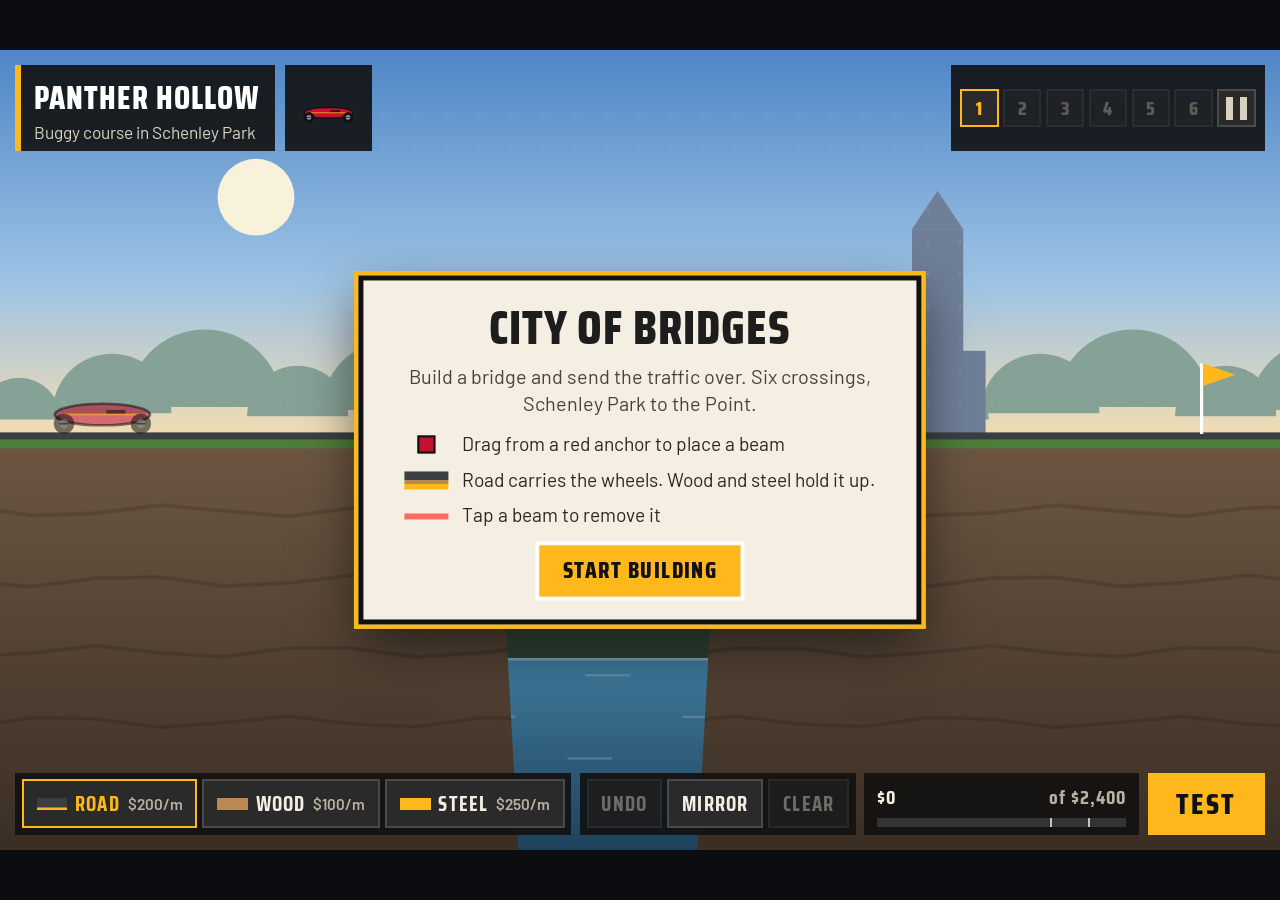
<file: pittsburgh/index.html>
<!doctype html>
<html lang="en">
<head>
<meta charset="utf-8">
<meta name="viewport" content="width=device-width,initial-scale=1,viewport-fit=cover">
<title>City of Bridges · Sahil Hasan</title>
<meta name="description" content="City of Bridges: build bridges across Pittsburgh for the CMU buggy, the 71B, a Primanti's truck and the Pitt team bus. By Sahil Hasan, M.S. Computer Science, Carnegie Mellon.">
<meta name="theme-color" content="#0b0d10">
<link rel="icon" href="../img/favicon.ico">
<link rel="preconnect" href="https://fonts.googleapis.com">
<link rel="preconnect" href="https://fonts.gstatic.com" crossorigin>
<link rel="stylesheet" href="https://fonts.googleapis.com/css2?family=Barlow:wght@400;600;700&family=Saira+Condensed:wght@700;800&display=swap">
<link rel="stylesheet" href="../assets/base.css">
<style>
/* ---------- City of Bridges ---------- */
.s70{background:#1a2230;font-family:'Barlow',sans-serif;color:#f4efe2;--gold:#ffb81c;--ink:#111;--paper:#f4efe2;--dim:#5a5446}
.s70 canvas.c70{position:absolute;inset:0;width:100%;height:100%;touch-action:none;cursor:crosshair}
.s70 button{font-family:inherit}
.s70 .c70top{position:absolute;left:1.2cqw;right:1.2cqw;top:1.2cqw;display:flex;gap:.8cqw;align-items:stretch;pointer-events:none}
.s70 .c70lv{background:rgba(17,17,17,.9);border-left:.5cqw solid var(--gold);padding:.6cqw 1.2cqw .7cqw 1cqw;line-height:1.1;pointer-events:none;min-width:0}
.s70 .c70lv b{display:block;font:800 2.5cqw 'Saira Condensed',sans-serif;color:#fff;letter-spacing:.03em;text-transform:uppercase;white-space:nowrap}
.s70 .c70lv b em{font-style:normal;color:var(--gold);font-size:.68em;letter-spacing:.12em;margin-left:.6em;vertical-align:.12em}
.s70 .c70lv b em i{font-style:normal;color:var(--dim)}
.s70 .c70lv span{display:block;font-size:1.35cqw;color:#d9d2c0;white-space:nowrap}
.s70 .c70veh{display:flex;gap:.5cqw;align-items:center;background:rgba(17,17,17,.9);padding:.5cqw .8cqw}
.s70 .c70veh canvas{width:5.2cqw;height:2.6cqw;display:block}
.s70 .c70sp{flex:1}
.s70 .c70lvls{display:flex;gap:.35cqw;align-items:center;background:rgba(17,17,17,.9);padding:.5cqw .7cqw;pointer-events:auto}
.s70 .c70lvls button{width:3cqw;height:3cqw;min-width:22px;min-height:22px;border:.2cqw solid #4a4a4a;background:#2a2a2a;color:#d9d2c0;font:800 1.5cqw 'Saira Condensed',sans-serif;cursor:pointer;padding:0}
.s70 .c70lvls button.on{border-color:var(--gold);color:var(--gold)}
.s70 .c70lvls button.done{background:var(--gold);color:var(--ink);border-color:var(--gold)}
.s70 .c70lvls button.done.on{border-color:#fff}
.s70 .c70lvls button:disabled{opacity:.35;cursor:default}
.s70 .pz-btn{color:var(--gold);background:rgba(17,17,17,.9);border:.2cqw solid var(--gold);padding:.4cqw 1cqw;pointer-events:auto}
.s70 .pz{--pz-bg:#111;--pz-fg:#f4efe2;--pz-ac:#ffb81c;--pz-font:'Saira Condensed',sans-serif;--pz-hs:3cqw;--pz-bs:2cqw}
.s70 .c70bar{position:absolute;left:1.2cqw;right:1.2cqw;bottom:1.2cqw;display:flex;gap:.7cqw;align-items:stretch}
.s70 .c70tools{display:flex;gap:.4cqw;background:rgba(17,17,17,.9);padding:.5cqw}
.s70 .c70tools button,.s70 .c70act button{font:700 1.6cqw 'Saira Condensed',sans-serif;letter-spacing:.06em;text-transform:uppercase;color:var(--paper);background:#2a2a2a;border:.2cqw solid #4a4a4a;padding:.5cqw 1cqw;min-height:30px;cursor:pointer;display:flex;align-items:center;gap:.6cqw}
.s70 .c70tools button i{display:block;width:2.4cqw;height:.9cqw;min-width:14px;min-height:5px}
.s70 .c70tools button.on,.s70 .c70act button.on{border-color:var(--gold);color:var(--gold)}
.s70 .c70tools button:disabled,.s70 .c70act button:disabled{opacity:.4;cursor:default}
.s70 .c70act button[hidden]{display:none}
.s70 .c70tools button small{font:600 1.2cqw 'Barlow',sans-serif;color:#b9b2a2;text-transform:none;letter-spacing:0}
.s70 .c70act{display:flex;gap:.4cqw;background:rgba(17,17,17,.9);padding:.5cqw}
.s70 .c70bud{flex:1;min-width:0;background:rgba(17,17,17,.9);padding:.55cqw 1cqw;display:grid;gap:.35cqw;align-content:center}
.s70 .c70bud div{display:flex;justify-content:space-between;align-items:baseline;font:700 1.55cqw 'Saira Condensed',sans-serif;letter-spacing:.05em;white-space:nowrap;gap:1cqw}
.s70 .c70bud div em{font-style:normal;color:#b9b2a2}
.s70 .c70bud div b{color:var(--gold);letter-spacing:.14em;font-weight:800}
.s70 .c70bud div b i{font-style:normal;color:var(--dim)}
.s70 .c70bud .over{color:#ff6b5e}
.s70 .c70bud i#c70-meter{display:block;height:.7cqw;min-height:4px;background:#333;position:relative;overflow:hidden}
.s70 .c70bud i#c70-meter::after{content:"";position:absolute;inset:0 auto 0 0;width:var(--f,0%);background:var(--c,#7fc36a)}
.s70 .c70bud i#c70-meter s{position:absolute;top:0;bottom:0;width:2px;margin-left:-1px;background:rgba(255,255,255,.7);z-index:1}
.s70 .c70go{font:800 2.3cqw 'Saira Condensed',sans-serif;letter-spacing:.08em;color:var(--ink);background:var(--gold);border:0;padding:.5cqw 2.2cqw;cursor:pointer;min-height:34px}
.s70 .c70go.stop{background:#f4efe2}
.s70 .c70hint{position:absolute;left:50%;bottom:8.6cqw;transform:translateX(-50%);font:700 1.5cqw 'Saira Condensed',sans-serif;letter-spacing:.06em;text-transform:uppercase;color:var(--ink);background:var(--gold);padding:.45cqw 1.3cqw;white-space:nowrap;pointer-events:none;max-width:90%;overflow:hidden;text-overflow:ellipsis}
.s70 .c70ban{position:absolute;left:50%;top:40%;transform:translate(-50%,-50%);text-align:center;pointer-events:none;display:grid;gap:.6cqw;justify-items:center}
.s70 .c70ban b{font:800 6cqw/1 'Saira Condensed',sans-serif;letter-spacing:.02em;text-transform:uppercase;color:#fff;text-shadow:0 .5cqw 0 rgba(0,0,0,.45)}
.s70 .c70ban.bad b{color:#ff6b5e}
.s70 .c70ban span{font:700 1.8cqw 'Saira Condensed',sans-serif;letter-spacing:.06em;color:var(--ink);background:var(--gold);padding:.35cqw 1cqw}
.s70 .c70card{position:absolute;left:50%;top:50%;transform:translate(-50%,-50%);width:44cqw;background:var(--paper);color:#1d1d1d;border:.4cqw solid var(--ink);box-shadow:0 0 0 .35cqw var(--gold),0 1.6cqw 4cqw rgba(0,0,0,.55);padding:1.8cqw 2.2cqw;display:grid;gap:.9cqw;text-align:center}
.s70 .c70card h2{margin:0;font:800 3.8cqw/1 'Saira Condensed',sans-serif;text-transform:uppercase;letter-spacing:.02em}
.s70 .c70card h3{margin:0;font:800 2.6cqw/1.1 'Saira Condensed',sans-serif;text-transform:uppercase}
.s70 .c70card p{margin:0;font-size:1.55cqw;line-height:1.35;color:#4a4436}
.s70 .c70card p b{color:#1d1d1d}
.s70 .c70card ul{list-style:none;margin:.2cqw auto 0;padding:0;display:grid;gap:.7cqw;text-align:left;font-size:1.5cqw;color:#2e2a22}
.s70 .c70card li{display:flex;gap:1.1cqw;align-items:center}
.s70 .c70card li i{flex:none;display:block;width:3.4cqw;height:1.4cqw;position:relative}
.s70 .c70card .stars{font:800 3.4cqw/1 'Saira Condensed',sans-serif;letter-spacing:.2em;color:#c9a227}
.s70 .c70card .stars em{font-style:normal;color:#cfc7b4}
.s70 .c70card .tip{font-size:1.35cqw;color:#7a7262}
.s70 .c70card .btns{display:flex;gap:.8cqw;justify-content:center;flex-wrap:wrap;margin-top:.3cqw}
.s70 .c70card button{font:800 1.8cqw 'Saira Condensed',sans-serif;letter-spacing:.06em;text-transform:uppercase;background:var(--ink);color:var(--gold);border:0;padding:.6cqw 1.8cqw;cursor:pointer;min-height:32px}
.s70 .c70card button.pri{background:var(--gold);color:var(--ink)}
.s70 .c70card .who{font:700 1.4cqw 'Saira Condensed',sans-serif;letter-spacing:.05em;color:#7a7262;text-transform:uppercase}
.s70 button:focus-visible{outline:.3cqw solid #fff;outline-offset:.15cqw}
@container (max-width:700px){.s70 .c70lv b{font-size:3.2cqw}.s70 .c70lv span{display:none}.s70 .c70tools button small{display:none}.s70 .c70tools button,.s70 .c70act button{font-size:2.2cqw;padding:.5cqw .8cqw}.s70 .c70bud div{font-size:2.1cqw}.s70 .c70bud div b{display:none}.s70 .c70go{font-size:2.8cqw;padding:.5cqw 1.6cqw}.s70 .c70hint{font-size:2.1cqw;bottom:11cqw}.s70 .c70card{width:70cqw}.s70 .c70card p,.s70 .c70card ul{font-size:2.2cqw}.s70 .c70card .tip{font-size:2cqw}.s70 .c70card button{font-size:2.4cqw}.s70 .c70veh{display:none}}
</style>
</head>
<body>
<main class="stage">
  <div class="screen s70" id="c70-scr" tabindex="0" aria-label="City of Bridges. Build a bridge from beams, then test it with vehicles.">
    <canvas class="c70"></canvas>
    <div class="c70top">
      <div class="c70lv"><b id="c70-name">Panther Hollow</b><span id="c70-sub">Buggy course in Schenley Park</span></div>
      <div class="c70veh" id="c70-veh" aria-label="Vehicles"></div>
      <div class="c70sp"></div>
      <div class="c70lvls" id="c70-lvls" aria-label="Levels"></div>
    </div>
    <div class="c70hint" id="c70-hint">Drag from a red anchor</div>
    <div class="c70ban" id="c70-ban" hidden><b></b><span></span></div>
    <div class="c70bar">
      <div class="c70tools" role="group" aria-label="Material">
        <button type="button" data-m="road" class="on" title="Road (1)"><i style="background:#3b3f45;box-shadow:inset 0 -.2cqw 0 #ffb81c"></i>Road<small>$200/m</small></button>
        <button type="button" data-m="wood" title="Wood (2)"><i style="background:#b88a52"></i>Wood<small>$100/m</small></button>
        <button type="button" data-m="steel" title="Steel (3)"><i style="background:#ffb81c"></i>Steel<small>$250/m</small></button>
      </div>
      <div class="c70act">
        <button type="button" id="c70-undo" title="Undo (Ctrl+Z)">Undo</button>
        <button type="button" id="c70-mirror" title="Copy each beam to the other side (M)" aria-pressed="false">Mirror</button>
        <button type="button" id="c70-clear" title="Remove every beam">Clear</button>
        <button type="button" id="c70-fast" title="Test speed (F)" hidden>Speed 1×</button>
      </div>
      <div class="c70bud"><div><span id="c70-cost">$0</span><b id="c70-st" aria-label="Stars at this cost"></b><em id="c70-budget">of $2,400</em></div><i id="c70-meter"><s style="left:70%"></s><s style="left:85%"></s></i></div>
      <button type="button" class="c70go" id="c70-go" title="Test (Space)">TEST</button>
    </div>
    <div class="c70card" id="c70-card" hidden></div>
  </div>
</main>
<p class="rotate-hint">Turn your phone sideways for a bigger view</p>
<script src="../assets/shared.js"></script>
<script>
(()=>{
  const el=document.getElementById('c70-scr');if(!el)return;markVisited('pgh');
  const cv=el.querySelector('canvas.c70'),$=id=>document.getElementById('c70-'+id);
  /* ---------- world: meters, y grows downward; the view is 40 x 25 m ---------- */
  const WW=40,WH=25,G=9.8,SUB=12,MAXLEN=2.6,HZ=12;
  const MAT={road:{price:200,dens:1.0,comp:2e-6,str:1400,col:'#3b3f45'},wood:{price:100,dens:.45,comp:5e-6,str:400,col:'#b88a52'},steel:{price:250,dens:.8,comp:1e-6,str:1000,col:'#ffb81c'}};
  /* vehicles: length, wheel radius, mass, speed */
  const VEH={
    buggy:{n:'The buggy',len:2.4,r:.32,m:1.5,sp:7,body:'#c41230'},
    bus:{n:'The 71B',len:6.2,r:.5,m:11,sp:3.6,body:'#f2f2ee'},
    truck:{n:'The Primanti’s truck',len:5,r:.48,m:9,sp:4,body:'#f4efe2'},
    pitt:{n:'The Pitt bus',len:6.6,r:.5,m:13,sp:3.4,body:'#1c3f94'}};
  /* levels: banks are polygons, anchors are fixed joints, piers are rock you can anchor to */
  const bank=(x0,x1,y,dir)=>dir<0?[[x0,y],[x1,y],[x1+.6,y+2.2],[x1+1.2,WH],[x0,WH]]:[[x0,y],[x1,y],[x1,WH],[x0-1.2,WH],[x0-.6,y+2.2]];
  const LV=[
    {name:'Panther Hollow',sub:'Buggy course in Schenley Park',veh:['buggy'],budget:2400,water:19,
     land:[bank(0,15,12,-1),bank(23,60,12,1)],anchors:[[15,12],[15.6,14],[23,12],[22.4,14]],sky:'park'},
    {name:'Junction Hollow',sub:'The 71B into Oakland',veh:['bus'],budget:6300,water:19.5,
     land:[bank(0,14,12,-1),bank(24,60,12,1)],anchors:[[14,12],[14.6,14],[24,12],[23.4,14]],sky:'park'},
    {name:'Hot Metal',sub:'Primanti’s run to the South Side',veh:['truck'],budget:9500,water:18,pier:[[18.6,15],[21.4,15],[22,WH],[18,WH]],
     land:[bank(0,12,12,-1),bank(28,60,12,1)],anchors:[[12,12],[12.6,14],[28,12],[27.4,14],[19,15],[21,15]],sky:'river'},
    {name:'North Shore',sub:'Game day at Heinz Field',veh:['pitt'],budget:13200,water:18.5,pier:[[18.6,16],[21.4,16],[22,WH],[18,WH]],
     land:[bank(0,11,12,-1),bank(29,60,11,1)],anchors:[[11,12],[11.6,14],[29,11],[28.4,13],[19,16],[21,16]],sky:'stadium'},
    {name:'The Strip',sub:'The buggy, then a Primanti’s run',veh:['buggy','truck'],budget:9800,water:18.5,
     land:[bank(0,13,12,-1),bank(27,60,12,1)],anchors:[[13,12],[13.6,14],[27,12],[26.4,14]],sky:'river'},
    {name:'Three Rivers',sub:'Everyone across the Point',veh:['buggy','bus','truck','pitt'],budget:12500,water:18,pier:[[18.6,15],[21.4,15],[22,WH],[18,WH]],
     land:[bank(0,10,12,-1),bank(30,60,12,1)],anchors:[[10,12],[10.6,14],[30,12],[29.4,14],[19,15],[21,15]],sky:'point'}];
  const START_X=3,FINISH_X=37.5;
  /* ---------- state ---------- */
  const KP='shasan.pgh.bridges.v1',KS='shasan.pgh.stars.v1',KM='shasan.pgh.mirror';
  let saved=store.get(KP,{})||{},stars=store.get(KS,{})||{};
  let li=0,L=LV[0],nodes=[],mems=[],undo=[],redo=[],mat='road',mode='build',sim=null,drag=null,hover=null,result=null;
  let mirror=!!store.get(KM,0),fast=false,snapped=new Set(),fx=[];
  const unlocked=i=>i===0||stars[i-1]>0;
  /* ---------- geometry helpers ---------- */
  const dist=(a,b)=>Math.hypot(a.x-b.x,a.y-b.y);
  function inPoly(p,poly){let c=false;for(let i=0,j=poly.length-1;i<poly.length;j=i++){const a=poly[i],b=poly[j];if((a[1]>p.y)!==(b[1]>p.y)&&p.x<(b[0]-a[0])*(p.y-a[1])/(b[1]-a[1])+a[0])c=!c}return c}
  const solid=p=>L.land.some(q=>inPoly(p,q))||(L.pier&&inPoly(p,L.pier));
  function segPt(px,py,ax,ay,bx,by){const dx=bx-ax,dy=by-ay,l2=dx*dx+dy*dy||1e-9;let t=((px-ax)*dx+(py-ay)*dy)/l2;t=Math.max(0,Math.min(1,t));return{t,x:ax+dx*t,y:ay+dy*t}}
  const cost=()=>Math.round(mems.reduce((s,m)=>s+dist(nodes[m.a],nodes[m.b])*MAT[m.t].price,0));
  /* a beam's identity by its end positions, so it survives joints being renumbered */
  const pk=p=>p.x.toFixed(2)+','+p.y.toFixed(2),bk=(a,b)=>[pk(a),pk(b)].sort().join('|');
  /* terrain surfaces the wheels ride on: every land edge whose outward side faces up */
  let surf=[];
  function buildSurf(){surf=[];[...L.land,...(L.pier?[L.pier]:[])].forEach(poly=>{for(let i=0;i<poly.length;i++){const a=poly[i],b=poly[(i+1)%poly.length];surf.push([a[0],a[1],b[0],b[1]])}})}
  /* ---------- level load / save ---------- */
  function load(i){li=i;L=LV[i];buildSurf();mode='build';sim=null;result=null;undo=[];redo=[];snapped=new Set();fx=[];hideCard();ban(null);
    const s=saved[i];nodes=L.anchors.map(([x,y])=>({x,y,fix:1}));mems=[];
    if(s&&Array.isArray(s.n)&&Array.isArray(s.m)){s.n.forEach(([x,y])=>nodes.push({x,y,fix:0}));s.m.forEach(([a,b,t])=>{if(nodes[a]&&nodes[b]&&MAT[t])mems.push({a,b,t})})}
    head();$('sub').textContent=L.sub;drawVehChips();lvls();ui();hint(idleHint())}
  function head(){const n=stars[li]||0;$('name').innerHTML=L.name+(n?`<em aria-label="Best: ${n} of 3 stars">${'★'.repeat(n)}<i>${'★'.repeat(3-n)}</i></em>`:'')}
  function persist(){const n=nodes.slice(L.anchors.length).map(p=>[+p.x.toFixed(2),+p.y.toFixed(2)]);saved[li]={n,m:mems.map(m=>[m.a,m.b,m.t])};store.set(KP,saved)}
  const state=()=>JSON.stringify({n:nodes.map(p=>[p.x,p.y,p.fix]),m:mems});
  function snapshot(){undo.push(state());if(undo.length>80)undo.shift();redo=[]}
  function restore(s){const o=JSON.parse(s);nodes=o.n.map(([x,y,fix])=>({x,y,fix}));mems=o.m}
  function doUndo(){if(mode!=='build'||!undo.length)return;redo.push(state());restore(undo.pop());persist();ui()}
  function doRedo(){if(mode!=='build'||!redo.length)return;undo.push(state());restore(redo.pop());persist();ui()}
  function prune(){const used=new Set();mems.forEach(m=>{used.add(m.a);used.add(m.b)});const keep=[],map={};nodes.forEach((p,i)=>{if(p.fix||used.has(i)){map[i]=keep.length;keep.push(p)}});mems=mems.map(m=>({a:map[m.a],b:map[m.b],t:m.t}));nodes=keep}
  /* ---------- building ---------- */
  /* building snaps to the visible 1 m grid; an end near an existing joint always connects to it */
  const SNAP=1,PICK=.7;
  function nodeAt(x,y,r,skip){let best=-1,bd=r;nodes.forEach((p,i)=>{if(i===skip)return;const d=Math.hypot(p.x-x,p.y-y);if(d<bd){bd=d;best=i}});return best}
  function memAt(x,y){let best=-1,bd=.35;mems.forEach((m,i)=>{const a=nodes[m.a],b=nodes[m.b],q=segPt(x,y,a.x,a.y,b.x,b.y),d=Math.hypot(q.x-x,q.y-y);if(d<bd){bd=d;best=i}});return best}
  function target(x,y,from){const f=nodes[from];let ni=nodeAt(x,y,.6,from);if(ni>=0&&Math.hypot(nodes[ni].x-f.x,nodes[ni].y-f.y)<=MAXLEN+1e-6)return{i:ni,x:nodes[ni].x,y:nodes[ni].y};
    /* nearest grid dot to the pointer that the beam can reach */
    let best=null,bd=1e9;const cx=Math.round(x),cy=Math.round(y);
    for(let gx=cx-3;gx<=cx+3;gx++)for(let gy=cy-3;gy<=cy+3;gy++){const l=Math.hypot(gx-f.x,gy-f.y);if(l>MAXLEN+1e-6||l<.9)continue;const d=Math.hypot(gx-x,gy-y);if(d<bd){bd=d;best={x:gx,y:gy}}}
    if(!best)return{i:-1,x:f.x,y:f.y};
    ni=nodeAt(best.x,best.y,.35,from);if(ni>=0)return{i:ni,x:nodes[ni].x,y:nodes[ni].y};return{i:-1,x:best.x,y:best.y}}
  const freeSpot=(x,y)=>!(y<1||y>L.water-.2||x<.5||x>WW-.5||solid({x,y}));
  function canPlace(t,from){const f=nodes[from],d=Math.hypot(t.x-f.x,t.y-f.y);if(d<.4||d>MAXLEN+1e-6)return false;if(t.i<0&&!freeSpot(t.x,t.y))return false;
    if(t.i>=0&&hasMem(from,t.i))return false;return true}
  /* joints the new beam passes straight over, in order, so the beam connects through them */
  function through(from,bi){const A=nodes[from],B=nodes[bi],hits=[];nodes.forEach((p,i)=>{if(i===from||i===bi)return;const q=segPt(p.x,p.y,A.x,A.y,B.x,B.y);if(q.t>.02&&q.t<.98&&Math.hypot(q.x-p.x,q.y-p.y)<.12)hits.push([q.t,i])});return hits.sort((u,v)=>u[0]-v[0]).map(h=>h[1])}
  const hasMem=(a,b)=>mems.some(m=>(m.a===a&&m.b===b)||(m.a===b&&m.b===a));
  function link(a,b,t){const chain=[a,...through(a,b),b];for(let k=1;k<chain.length;k++)if(!hasMem(chain[k-1],chain[k]))mems.push({a:chain[k-1],b:chain[k],t})}
  function ensureNode(x,y){const i=nodeAt(x,y,.35);if(i>=0)return i;if(!freeSpot(x,y))return -1;nodes.push({x,y,fix:0});return nodes.length-1}
  /* mirror line: halfway between the two top anchors */
  const axis=()=>(L.anchors[0][0]+L.anchors[2][0])/2,mx=x=>Math.round((2*axis()-x)*100)/100;
  function addMember(from,t){snapshot();let bi=t.i;if(bi<0){nodes.push({x:t.x,y:t.y,fix:0});bi=nodes.length-1}
    link(from,bi,mat);
    if(mirror){const A=nodes[from],B=nodes[bi],ax=mx(A.x),bx=mx(B.x),same=(u,v)=>Math.abs(u-v)<.05;
      /* skip beams that already sit on the mirror line or map onto themselves */
      if(!(same(ax,A.x)&&same(bx,B.x))&&!(same(ax,B.x)&&same(bx,A.x)&&same(A.y,B.y))){const ia=ensureNode(ax,A.y),ib=ensureNode(bx,B.y);if(ia>=0&&ib>=0&&ia!==ib)link(ia,ib,mat);prune()}}
    persist();ui();return bi}
  function delMember(i){snapshot();const m=mems[i],A=nodes[m.a],B=nodes[m.b];mems.splice(i,1);
    if(mirror){const ia=nodeAt(mx(A.x),A.y,.05),ib=nodeAt(mx(B.x),B.y,.05),j=mems.findIndex(q=>(q.a===ia&&q.b===ib)||(q.a===ib&&q.b===ia));if(ia>=0&&ib>=0&&j>=0)mems.splice(j,1)}
    prune();persist();ui()}
  /* ---------- physics: XPBD with small substeps ---------- */
  function startSim(){if(cost()>L.budget){flashHint('Over budget. Remove a few beams.');return}if(!mems.some(m=>m.t==='road')){flashHint('Wheels only drive on road');return}
    const P=nodes.map(p=>({x:p.x,y:p.y,px:p.x,py:p.y,vx:0,vy:0,w:0,m:0,fix:p.fix}));
    const M=mems.map(m=>{const a=P[m.a],b=P[m.b],len=Math.hypot(a.x-b.x,a.y-b.y),mm=len*MAT[m.t].dens;a.m+=mm/2;b.m+=mm/2;return{a:m.a,b:m.b,t:m.t,rest:len,f:0,hot:0,broken:false,key:bk(nodes[m.a],nodes[m.b])}});
    P.forEach(p=>{p.w=p.fix||p.m<=0?0:1/p.m});
    snapped=new Set();fx=[];
    sim={P,M,cars:[],queue:L.veh.slice(),t:0,done:0,snaps:0};mode='test';result=null;ban(null);hint('');ui()}
  function spawn(k){const V=VEH[k],x1=START_X+V.len,y=groundY(x1)-V.r,y0=groundY(START_X)-V.r;
    const w=2/V.m;sim.cars.push({k,V,wh:[{x:START_X,y:y0,px:START_X,py:y0,w,on:0,tx:1,ty:0},{x:x1,y,px:x1,py:y,w,on:0,tx:1,ty:0}],done:0,dead:0,best:x1,still:0})}
  function groundY(x){let y=WH;surf.forEach(([ax,ay,bx,by])=>{if(x>=Math.min(ax,bx)&&x<=Math.max(ax,bx)&&Math.abs(bx-ax)>1e-6){const yy=ay+(by-ay)*(x-ax)/(bx-ax);if(yy<y)y=yy}});return y}
  function step(h){const S=sim,P=S.P;
    /* spawn the next vehicle once the road behind the last one is clear */
    if(S.queue.length){const last=S.cars[S.cars.length-1];if(!last||last.done||last.dead||Math.min(last.wh[0].x,last.wh[1].x)>START_X+VEH[S.queue[0]].len+2.5)spawn(S.queue.shift())}
    P.forEach(p=>{if(!p.w)return;p.vy+=G*h;p.px=p.x;p.py=p.y;p.x+=p.vx*h;p.y+=p.vy*h});
    S.cars.forEach(c=>{if(c.gone)return;c.wh.forEach(q=>{q.vx=(q.vx||0);q.vy=(q.vy||0)+G*h;q.px=q.x;q.py=q.y;q.x+=q.vx*h;q.y+=q.vy*h})});
    const a2=h*h;
    S.M.forEach(m=>{if(m.broken)return;const a=P[m.a],b=P[m.b],dx=b.x-a.x,dy=b.y-a.y,d=Math.hypot(dx,dy)||1e-9,C=d-m.rest,wsum=a.w+b.w;if(!wsum){m.f=0;return}
      const al=MAT[m.t].comp/a2,dl=-C/(wsum+al),nx=dx/d,ny=dy/d;a.x-=nx*dl*a.w;a.y-=ny*dl*a.w;b.x+=nx*dl*b.w;b.y+=ny*dl*b.w;m.f=dl/a2});
    S.cars.forEach(c=>{if(c.gone)return;const[a,b]=c.wh,dx=b.x-a.x,dy=b.y-a.y,d=Math.hypot(dx,dy)||1e-9,C=d-c.V.len,dl=-C/(a.w+b.w),nx=dx/d,ny=dy/d;a.x-=nx*dl*a.w;a.y-=ny*dl*a.w;b.x+=nx*dl*b.w;b.y+=ny*dl*b.w;
      c.wh.forEach(q=>{q.on=0;const r=c.V.r;
        surf.forEach(([ax,ay,bx,by])=>{const s=segPt(q.x,q.y,ax,ay,bx,by),ex=q.x-s.x,ey=q.y-s.y,dd=Math.hypot(ex,ey);if(dd<r&&dd>1e-9){const pen=r-dd;q.x+=ex/dd*pen;q.y+=ey/dd*pen;if(ey<0){q.on=1;const tl=Math.hypot(bx-ax,by-ay)||1;q.tx=(bx-ax)/tl*Math.sign(bx-ax||1);q.ty=(by-ay)/tl*Math.sign(bx-ax||1)}}});
        S.M.forEach(m=>{if(m.broken||m.t!=='road')return;const A=P[m.a],B=P[m.b],s=segPt(q.x,q.y,A.x,A.y,B.x,B.y),ex=q.x-s.x,ey=q.y-s.y,dd=Math.hypot(ex,ey);if(dd>=r||dd<1e-9||ey>0)return;
          const nx=ex/dd,ny=ey/dd,pen=r-dd,wa=A.w*(1-s.t),wb=B.w*s.t,ws=q.w+wa+wb,k=pen/ws;q.x+=nx*k*q.w;q.y+=ny*k*q.w;A.x-=nx*k*wa;A.y-=ny*k*wa;B.x-=nx*k*wb;B.y-=ny*k*wb;
          q.on=1;const tl=Math.hypot(B.x-A.x,B.y-A.y)||1,sg=Math.sign(B.x-A.x||1);q.tx=(B.x-A.x)/tl*sg;q.ty=(B.y-A.y)/tl*sg})})});
    P.forEach(p=>{if(!p.w)return;p.vx=(p.x-p.px)/h;p.vy=(p.y-p.py)/h;p.vx*=.999;p.vy*=.999});
    S.cars.forEach(c=>{if(c.gone)return;c.wh.forEach(q=>{q.vx=(q.x-q.px)/h;q.vy=(q.y-q.py)/h;
      if(q.on){const vt=q.vx*q.tx+q.vy*q.ty,dv=Math.max(-14*h,Math.min(14*h,c.V.sp-vt));q.vx+=q.tx*dv;q.vy+=q.ty*dv}});
      });
    /* break overloaded beams: a beam snaps when its force stays above its strength */
    S.M.forEach(m=>{if(m.broken)return;const lim=MAT[m.t].str;m.hot=Math.min(1,Math.abs(m.f)/lim);if(Math.abs(m.f)>lim){m.over=(m.over||0)+h;if(m.over>.03){m.broken=true;S.snaps++;snapped.add(m.key);breakFx(m)}}else m.over=0})}
  /* ---------- effects: falling beam halves, snap flashes, splashes ---------- */
  function breakFx(m){const P=sim.P,a=P[m.a],b=P[m.b],cx=(a.x+b.x)/2,cy=(a.y+b.y)/2,len=Math.hypot(b.x-a.x,b.y-a.y)/2,ang=Math.atan2(b.y-a.y,b.x-a.x);
    [[a,-1],[b,1]].forEach(([p,sg])=>fx.push({k:'piece',x:(p.x+cx)/2,y:(p.y+cy)/2,vx:(p.vx||0)+sg*.8,vy:(p.vy||0)-1,ang,va:sg*(2+Math.random()*2),len,t:m.t,life:3}));
    fx.push({k:'flash',x:cx,y:cy,life:.35})}
  function splash(x,y){for(let i=0;i<18;i++)fx.push({k:'drop',x:x+(Math.random()-.5)*2,y,vx:(Math.random()-.5)*6,vy:-3-Math.random()*5,life:1.4})}
  function fxUpdate(dt){fx.forEach(f=>{f.life-=dt;if(f.k==='flash')return;f.vy+=G*dt;f.x+=f.vx*dt;f.y+=f.vy*dt;if(f.k==='piece'){f.ang+=f.va*dt;if(f.y>L.water&&!f.wet){f.wet=1;f.vy*=.3;f.vx*=.3}}});fx=fx.filter(f=>f.life>0&&f.y<WH+3)}
  function simUpdate(dt){if(!sim||mode!=='test')return;const reps=fast?2:1,n=Math.max(1,Math.round(dt*60*SUB)),h=Math.min(dt,1/30)/n;
    for(let r=0;r<reps;r++){for(let i=0;i<n;i++)step(h);fxUpdate(dt);check(dt)}}
  function check(dt){const S=sim;S.t+=dt;let allDone=S.queue.length===0&&S.cars.length>0;
    S.cars.forEach(c=>{if(c.done&&Math.min(c.wh[0].x,c.wh[1].x)>WW+3)c.gone=1;const fx0=Math.min(c.wh[0].x,c.wh[1].x),fy=Math.max(c.wh[0].y,c.wh[1].y);if(!c.done&&!c.dead&&fx0>FINISH_X){c.done=1;S.done++}
      if(!c.done&&!c.dead&&fy>L.water+.3){c.dead=1;splash((c.wh[0].x+c.wh[1].x)/2,L.water);fail('Splash',c.V.n+' went in the river')}
      if(!c.done&&!c.dead){if(fx0>c.best+.05){c.best=fx0;c.still=0}else c.still+=dt;if(c.still>5)fail('Stuck',c.V.n+' can’t get across')}
      if(!c.done)allDone=false});
    if(allDone&&!result)win()}
  /* ---------- results ---------- */
  function starsFor(c){const r=c/L.budget;return r<=.7?3:r<=.85?2:1}
  const starRow=(n,cls)=>`<div class="${cls||'stars'}">${'★'.repeat(n)}<em>${'★'.repeat(3-n)}</em></div>`;
  function win(){const c=cost(),s=starsFor(c),prev=stars[li]||0;result='win';stars[li]=Math.max(prev,s);store.set(KS,stars);lvls();head();
    const last=li===LV.length-1,total=LV.reduce((t,_,i)=>t+(stars[i]||0),0),max=LV.length*3;
    ban('Made it',sim.cars.length>1?'Everyone made it across':sim.cars[0].V.n+' made it across');
    setTimeout(()=>{if(mode!=='test'||result!=='win')return;
      if(last)card(`<h2>Every crossing built</h2><div class="stars">★ ${total}<em> / ${max}</em></div>${total<max?'<p>Replay any level from the top bar to pick up the stars you missed.</p>':''}<p class="who">Sahil Hasan &middot; M.S. Computer Science, Carnegie Mellon</p><div class="btns"><button type="button" class="pri" data-a="again">Play again</button><button type="button" data-a="worlds">Worlds</button></div>`);
      else card(`<h3>${L.name}</h3>${starRow(s)}<p><b>$${c.toLocaleString()}</b> of $${L.budget.toLocaleString()}${s>prev&&prev?' &middot; new best':''}</p>${s<3?`<p class="tip">Spend under $${Math.floor(L.budget*(s<2?.85:.7)).toLocaleString()} for ${s+1} stars</p>`:''}<div class="btns"><button type="button" class="pri" data-a="next">Next level</button><button type="button" data-a="edit">Edit bridge</button></div>`)},900)}
  function fail(title,why){if(result)return;result='fail';const n=sim.snaps;ban(title,why+(n?` · ${n} beam${n>1?'s':''} snapped`:''),true);hint('Tap to fix the bridge')}
  function stopSim(){const broke=mode==='test'&&snapped.size>0&&result!=='win';mode='build';sim=null;result=null;fx=[];ban(null);hideCard();if(!broke)snapped=new Set();ui();
    if(broke)flashHint('Snapped beams are marked in red',3200);else hint(idleHint())}
  /* ---------- UI ---------- */
  const idleHint=()=>mems.length?'':'Drag from a red anchor';
  function ui(){const c=cost(),over=c>L.budget,test=mode==='test';$('cost').textContent='$'+c.toLocaleString();$('cost').classList.toggle('over',over);$('budget').textContent='of $'+L.budget.toLocaleString();
    const st=$('st');if(mems.length&&!over){const n=starsFor(c);st.innerHTML='★'.repeat(n)+'<i>'+'★'.repeat(3-n)+'</i>';st.setAttribute('aria-label',n+' stars at this cost')}else{st.innerHTML='';st.removeAttribute('aria-label')}
    const m=$('meter');m.style.setProperty('--f',Math.min(100,c/L.budget*100)+'%');m.style.setProperty('--c',over?'#ff6b5e':c/L.budget>.85?'#ffb81c':'#7fc36a');
    const go=$('go');go.textContent=test?'STOP':'TEST';go.classList.toggle('stop',test);
    el.querySelectorAll('.c70tools button').forEach(b=>{b.classList.toggle('on',b.dataset.m===mat);b.disabled=test});
    ['undo','mirror','clear'].forEach(k=>$(k).hidden=test);$('fast').hidden=!test;
    $('undo').disabled=!undo.length;$('clear').disabled=!mems.length;
    $('mirror').classList.toggle('on',mirror);$('mirror').setAttribute('aria-pressed',String(mirror));
    $('fast').textContent='Speed '+(fast?'2×':'1×');$('fast').classList.toggle('on',fast)}
  function lvls(){const box=$('lvls');box.innerHTML='';LV.forEach((l,i)=>{const b=document.createElement('button');b.type='button';b.textContent=i+1;b.title=l.name+(stars[i]?' · '+stars[i]+' stars':'');b.setAttribute('aria-label',l.name+(stars[i]?', '+stars[i]+' stars':''));
    b.className=(i===li?'on ':'')+(stars[i]?'done':'');b.disabled=!unlocked(i);b.addEventListener('click',()=>{if(unlocked(i))load(i)});box.appendChild(b)});box.appendChild(pz.btn)}
  function hint(s){const h=$('hint');h.textContent=s;h.hidden=!s}
  let hintT=null;function flashHint(s,ms){hint(s);clearTimeout(hintT);hintT=setTimeout(()=>{if(mode==='build')hint(idleHint())},ms||2200)}
  function ban(h,s,bad){const b=$('ban');if(!h){b.hidden=true;return}b.querySelector('b').textContent=h;b.querySelector('span').textContent=s||'';b.className='c70ban'+(bad?' bad':'');b.hidden=false}
  function card(html){ban(null);hint('');const c=$('card');c.innerHTML=html;c.hidden=false;try{c.querySelector('button').focus({preventScroll:true})}catch(_){}}
  function hideCard(){$('card').hidden=true}
  $('card').addEventListener('click',e=>{const b=e.target.closest('button');if(!b)return;const a=b.dataset.a;
    if(a==='next'){hideCard();load(Math.min(LV.length-1,li+1))}else if(a==='edit')stopSim();else if(a==='again'){hideCard();load(0)}else if(a==='worlds')location.href=WORLDS_URL;else if(a==='start'){hideCard();store.set('shasan.pgh.intro',1);hint(idleHint())}});
  el.querySelectorAll('.c70tools button').forEach(b=>b.addEventListener('click',()=>{mat=b.dataset.m;ui()}));
  $('undo').addEventListener('click',doUndo);
  $('clear').addEventListener('click',()=>{if(mode!=='build'||!mems.length)return;snapshot();nodes=nodes.slice(0,L.anchors.length);mems=[];snapped=new Set();persist();ui();hint(idleHint())});
  function toggleMirror(){if(mode!=='build')return;mirror=!mirror;store.set(KM,mirror?1:0);ui();flashHint(mirror?'Mirror on: beams copy to the other side':'Mirror off')}
  $('mirror').addEventListener('click',toggleMirror);
  function toggleFast(){fast=!fast;ui()}
  $('fast').addEventListener('click',toggleFast);
  $('go').addEventListener('click',()=>{mode==='test'?stopSim():startSim()});
  function drawVehChips(){const box=$('veh');box.innerHTML='';L.veh.forEach(k=>{const Vv=VEH[k],c=document.createElement('canvas');c.width=104;c.height=52;c.title=Vv.n;c.setAttribute('aria-label',Vv.n);box.appendChild(c);
    const x=c.getContext('2d'),z=Math.min(96/(Vv.len+1.4),40/(k==='buggy'?1.4:3.4));x.translate(52,48);x.scale(z,z);drawCar(x,{k,V:Vv,wh:[{x:-Vv.len/2,y:-Vv.r},{x:Vv.len/2,y:-Vv.r}]},1)})}
  /* ---------- input ---------- */
  let V=null;const toW=e=>{const r=cv.getBoundingClientRect();return{x:(e.clientX-r.left)/r.width*WW,y:(e.clientY-r.top)/r.height*WH}};
  let press=null;
  cv.addEventListener('contextmenu',e=>{e.preventDefault();if(mode!=='build'||pz.open)return;const p=toW(e),mi=memAt(p.x,p.y);if(mi>=0){delMember(mi);flashHint('Beam removed')}});
  cv.addEventListener('pointerdown',e=>{if(pz.open||!$('card').hidden||e.button===2)return;const p=toW(e);
    if(mode==='test'){if(result==='fail')stopSim();return}
    const ni=nodeAt(p.x,p.y,PICK);try{cv.setPointerCapture(e.pointerId)}catch(_){}
    if(ni>=0){drag={from:ni,x:p.x,y:p.y,moved:false};return}
    press={x:p.x,y:p.y,mi:memAt(p.x,p.y)}});
  cv.addEventListener('pointermove',e=>{const p=toW(e);hover=p;if(drag){drag.x=p.x;drag.y=p.y;if(Math.hypot(p.x-nodes[drag.from].x,p.y-nodes[drag.from].y)>.3)drag.moved=true}
    cv.style.cursor=mode!=='build'?(result==='fail'?'pointer':'default'):drag?'grabbing':nodeAt(p.x,p.y,PICK)>=0?'grab':memAt(p.x,p.y)>=0?'pointer':'crosshair'});
  const up=e=>{const p=toW(e);
    if(press){const tap=Math.hypot(p.x-press.x,p.y-press.y)<.3,mi=press.mi;press=null;if(!tap)return;if(mi>=0&&memAt(p.x,p.y)===mi){delMember(mi);flashHint('Beam removed')}else flashHint('Start beams from an anchor or a joint');return}
    if(!drag)return;const d=drag;drag=null;if(!d.moved)return;const t=target(p.x,p.y,d.from);
    if(canPlace(t,d.from)){addMember(d.from,t);hint(idleHint())}else flashHint(t.y>L.water-.2?'Can’t build in the river':solid({x:t.x,y:t.y})&&t.i<0?'Can’t build inside the ground':'Can’t place a beam there')};
  cv.addEventListener('pointerup',up);cv.addEventListener('pointercancel',()=>{drag=null;press=null});cv.addEventListener('pointerleave',()=>{hover=null});
  document.addEventListener('keydown',e=>{if(e.key==='Escape'){e.preventDefault();if(drag){drag=null;return}pz.toggle();return}if(pz.open||!$('card').hidden)return;
    const k=e.key.toLowerCase(),mod=e.metaKey||e.ctrlKey;
    if(mod&&(k==='y'||(k==='z'&&e.shiftKey))){e.preventDefault();doRedo()}else if(mod&&k==='z'){e.preventDefault();doUndo()}
    else if(mod)return;else if(k==='1'||k==='2'||k==='3'){if(mode==='build'){mat=['road','wood','steel'][+k-1];ui()}}else if(k==='m')toggleMirror();else if(k==='f'&&mode==='test')toggleFast();
    else if(k===' '&&(e.target===el||e.target===document.body)){e.preventDefault();$('go').click()}});
  /* ---------- drawing ---------- */
  function resize(){V=fit(cv,el)}
  const sx=x=>x/WW*V.w,sy=y=>y/WH*V.h,sc=()=>V.w/WW;
  /* each level has its own time of day: sky top, middle, horizon; far valley wall top and bottom; water top and bottom */
  const LOOK={park:{sky:['#4f86c6','#9cc3e4','#f1dcb4'],far:['#5f7b5b','#2c3f31'],wat:['#3f7a9c','#1f425c'],sil:'#86a196',sil2:'#6f7f98'},
    river:{sky:['#35588c','#d99a6c','#f4cc93'],far:['#6b5f50','#352f2a'],wat:['#3a6c90','#1c3a54'],sil:'#6f6178'},
    stadium:{sky:['#262a57','#b35f78','#ee9f6c'],far:['#4e4660','#251f33'],wat:['#33557c','#172a44'],sil:'#3d3659'},
    point:{sky:['#0b1230','#1f2b58','#3e4675'],far:['#272c48','#12152a'],wat:['#22385a','#0b1424'],sil:'#151a33'}};
  function sky(x,t){const C=LOOK[L.sky],s=sc(),hz=sy(HZ),g=x.createLinearGradient(0,0,0,hz);g.addColorStop(0,C.sky[0]);g.addColorStop(.6,C.sky[1]);g.addColorStop(1,C.sky[2]);x.fillStyle=g;x.fillRect(0,0,V.w,hz+1);
    if(L.sky==='point'){x.fillStyle='rgba(255,255,255,.7)';for(let i=0;i<46;i++){const u=(i*137.5)%40,v=(i*61.3)%8.5+.4,tw=.5+.5*Math.sin(t*2+i);x.globalAlpha=.4+.5*tw;x.fillRect(sx(u),sy(v),Math.max(1,s*.07),Math.max(1,s*.07))}x.globalAlpha=1;x.fillStyle='#f4efe2';x.beginPath();x.arc(sx(33.5),sy(4.6),s*1,0,7);x.fill()}
    else if(L.sky==='park'){x.fillStyle='rgba(255,246,220,.95)';x.beginPath();x.arc(sx(8),sy(4.6),s*1.2,0,7);x.fill()}
    else if(L.sky==='river'){x.fillStyle='rgba(255,220,160,.9)';x.beginPath();x.arc(sx(24.5),sy(8.6),s*1.6,0,7);x.fill()}
    /* far wall of the valley: what you see down the gorge between the banks */
    const wy=sy(L.water),fg=x.createLinearGradient(0,hz,0,wy);fg.addColorStop(0,C.far[0]);fg.addColorStop(1,C.far[1]);x.fillStyle=fg;x.fillRect(0,hz,V.w,wy-hz+1);
    /* skyline on the horizon */
    x.fillStyle=C.sil;
    if(L.sky==='park'){for(let i=0;i<15;i++){const cx=sx(i*2.9+.6),r=s*(1.3+(i*7%5)*.28);x.beginPath();x.arc(cx,hz-r*.35,r,Math.PI,0);x.fill()}
      /* Cathedral of Learning */
      x.fillStyle=C.sil2;x.fillRect(sx(28.5),hz-s*6.4,s*1.6,s*6.4);x.fillRect(sx(27.8),hz-s*2.6,s*3,s*2.6);x.beginPath();x.moveTo(sx(28.5),hz-s*6.4);x.lineTo(sx(29.3),hz-s*7.6);x.lineTo(sx(30.1),hz-s*6.4);x.fill()}
    else{const towers=[[2,4],[3.6,6],[5,9],[6.7,6.5],[8.2,7.8],[9.8,5],[11.2,3.5],[29.5,4.5],[31,7.4],[32.6,5.6],[34.3,9.2],[36,6.4],[37.6,4.2]];
      towers.filter(([u])=>L.sky!=='stadium'||u<20).forEach(([u,h0])=>{const hh=h0*.62;x.fillStyle=C.sil;x.fillRect(sx(u),hz-s*hh,s*1.3,s*hh);
        if(L.sky==='point'||L.sky==='stadium'){x.fillStyle='rgba(255,210,122,.75)';for(let wy2=1;wy2<hh-.5;wy2+=1.1)for(let wx=0;wx<2;wx++){if((u*7+wy2*3+wx)%3<1.2)x.fillRect(sx(u+.3+wx*.5),hz-s*(hh-wy2),Math.max(1,s*.18),Math.max(1,s*.22))}}});
      if(L.sky==='stadium'){x.fillStyle=C.sil;x.beginPath();x.ellipse(sx(33.6),hz,s*4.4,s*2.6,0,Math.PI,0);x.fill();
        [[29.8],[37.4]].forEach(([u])=>{x.fillRect(sx(u),hz-s*5.5,s*.18,s*5.5);x.fillStyle='rgba(255,244,200,.95)';x.fillRect(sx(u)-s*.4,hz-s*5.9,s*1,s*.5);x.fillStyle='rgba(255,244,200,.12)';x.beginPath();x.moveTo(sx(u)-s*.4,hz-s*5.4);x.lineTo(sx(u)+s*.6,hz-s*5.4);x.lineTo(sx(33.6),hz);x.fill();x.fillStyle=C.sil})}}}
  function water(x,t){const C=LOOK[L.sky],s=sc(),y0=sy(L.water),g=x.createLinearGradient(0,y0,0,V.h);g.addColorStop(0,C.wat[0]);g.addColorStop(1,C.wat[1]);x.fillStyle=g;x.fillRect(0,y0,V.w,V.h-y0);
    x.fillStyle='rgba(255,255,255,.28)';x.fillRect(0,y0,V.w,Math.max(1,s*.08));
    x.fillStyle=L.sky==='point'?'rgba(255,210,122,.3)':'rgba(255,255,255,.16)';for(let i=0;i<22;i++){const wx=((i*97+t*14)%(V.w+60))-30,wy=y0+s*.5+(i%4)*s*1.3;x.fillRect(wx,wy,s*1.4,Math.max(1,s*.08))}}
  function land(x){const s=sc();[...L.land,...(L.pier?[L.pier]:[])].forEach((poly,j)=>{const pier=j>=L.land.length,top=Math.min(...poly.map(p=>p[1]));
      x.save();x.beginPath();poly.forEach(([a,b],i)=>i?x.lineTo(sx(a),sy(b)):x.moveTo(sx(a),sy(b)));x.closePath();
      const g=x.createLinearGradient(0,sy(top),0,V.h);g.addColorStop(0,pier?'#85827a':'#6e5843');g.addColorStop(1,pier?'#55524c':'#3a2e25');x.fillStyle=g;x.fill();x.clip();
      /* rock layers, or stone blocks on a pier */
      x.strokeStyle='rgba(0,0,0,.14)';x.lineWidth=Math.max(1,s*.12);
      if(pier){for(let y=top+1;y<WH;y+=1){x.beginPath();x.moveTo(0,sy(y));x.lineTo(V.w,sy(y));x.stroke();const o=(y-top)%2?0:.7;for(let u=18+o;u<22;u+=1.4){x.beginPath();x.moveTo(sx(u),sy(y-1));x.lineTo(sx(u),sy(y));x.stroke()}}}
      else for(let k=0;k<4;k++){const y=top+2.4+k*2.2;x.beginPath();for(let u=-1;u<=61;u+=2){const yy=sy(y+Math.sin(u*.9+k)*.18);u<0?x.moveTo(sx(u),yy):x.lineTo(sx(u),yy)}x.stroke()}
      x.restore();
      if(!pier){x.fillStyle='#4f7d3a';const xs=poly.filter(p=>p[1]===top).map(p=>p[0]);x.fillRect(sx(Math.min(...xs)),sy(top),sx(Math.max(...xs))-sx(Math.min(...xs)),s*.45);x.fillStyle='#3b3f45';x.fillRect(sx(Math.min(...xs)),sy(top)-s*.05,sx(Math.max(...xs))-sx(Math.min(...xs)),s*.22)}});
    const fy=sy(groundY(FINISH_X));x.fillStyle='#fff';x.fillRect(sx(FINISH_X),fy-s*2.2,s*.1,s*2.2);x.fillStyle='#ffb81c';x.beginPath();x.moveTo(sx(FINISH_X)+s*.1,fy-s*2.2);x.lineTo(sx(FINISH_X)+s*1.1,fy-s*1.85);x.lineTo(sx(FINISH_X)+s*.1,fy-s*1.5);x.fill()}
  function grid(x){const s=sc();x.fillStyle='rgba(255,255,255,.16)';for(let gx=1;gx<WW;gx++)for(let gy=2;gy<L.water;gy++){if(solid({x:gx,y:gy}))continue;x.fillRect(sx(gx)-1,sy(gy)-1,2,2)}
    if(mirror){x.strokeStyle='rgba(255,184,28,.45)';x.lineWidth=Math.max(1,s*.06);x.setLineDash([s*.4,s*.3]);x.beginPath();x.moveTo(sx(axis()),sy(2));x.lineTo(sx(axis()),sy(L.water));x.stroke();x.setLineDash([])}}
  function beam(x,a,b,t,hot,s){const lw=t==='road'?s*.42:s*.22;x.lineCap='round';x.strokeStyle='#111';x.lineWidth=lw+Math.max(2,s*.12);x.beginPath();x.moveTo(sx(a.x),sy(a.y));x.lineTo(sx(b.x),sy(b.y));x.stroke();
    let col=MAT[t].col;if(hot!=null){const h=Math.min(1,hot);col=`rgb(${Math.round(90+165*h)},${Math.round(200-150*h)},${Math.round(90-60*h)})`}
    x.strokeStyle=col;x.lineWidth=lw;x.beginPath();x.moveTo(sx(a.x),sy(a.y));x.lineTo(sx(b.x),sy(b.y));x.stroke();
    if(t==='road'&&hot==null){x.strokeStyle='#ffb81c';x.lineWidth=Math.max(1,s*.06);x.setLineDash([s*.3,s*.3]);x.beginPath();x.moveTo(sx(a.x),sy(a.y));x.lineTo(sx(b.x),sy(b.y));x.stroke();x.setLineDash([])}}
  function glow(x,a,b,col,w){x.strokeStyle=col;x.lineWidth=w;x.lineCap='round';x.beginPath();x.moveTo(sx(a.x),sy(a.y));x.lineTo(sx(b.x),sy(b.y));x.stroke()}
  function joint(x,p,s){x.fillStyle=p.fix?'#c41230':'#f4efe2';x.strokeStyle='#111';x.lineWidth=Math.max(1.5,s*.08);if(p.fix){x.fillRect(sx(p.x)-s*.32,sy(p.y)-s*.32,s*.64,s*.64);x.strokeRect(sx(p.x)-s*.32,sy(p.y)-s*.32,s*.64,s*.64)}else{x.beginPath();x.arc(sx(p.x),sy(p.y),s*.24,0,7);x.fill();x.stroke()}}
  function drawCar(x,c,still){const V2=c.V,[a,b]=c.wh,cx=(a.x+b.x)/2,cy=(a.y+b.y)/2,ang=Math.atan2(b.y-a.y,b.x-a.x),L2=V2.len,r=V2.r;
    x.save();x.translate(cx,cy);x.rotate(ang);x.lineWidth=.08;x.strokeStyle='#111';x.lineJoin='round';
    if(c.k==='buggy'){x.fillStyle=V2.body;x.beginPath();x.ellipse(0,-r*.9,L2*.62,r*1.05,0,0,7);x.fill();x.stroke();x.fillStyle='#111';x.fillRect(L2*.05,-r*1.35,L2*.25,r*.35);x.fillStyle='#ffb81c';x.fillRect(-L2*.5,-r*.95,L2*.95,r*.14)}
    else{const hgt=c.k==='truck'?2.2:2.6,bl=-L2/2-r*.9,bw=L2+r*1.8;x.fillStyle=V2.body;x.fillRect(bl,-hgt-r*.6,bw,hgt);x.strokeRect(bl,-hgt-r*.6,bw,hgt);
      if(c.k==='bus'){x.fillStyle='#1f4f9a';x.fillRect(bl,-hgt*.55-r*.6,bw,hgt*.12);x.fillStyle='#2c3440';for(let i=0;i<6;i++)x.fillRect(bl+bw*.08+i*bw*.14,-hgt-r*.6+hgt*.14,bw*.1,hgt*.32);x.fillStyle='#111';x.fillRect(bl+bw-.9,-hgt-r*.6+hgt*.1,.8,hgt*.22);x.fillStyle='#ffb81c';x.font=`700 .42px 'Saira Condensed',sans-serif`;x.textAlign='center';x.textBaseline='middle';x.fillText('71B',bl+bw-.5,-hgt-r*.6+hgt*.21)}
      else if(c.k==='pitt'){x.fillStyle='#ffb81c';x.fillRect(bl,-hgt*.5-r*.6,bw,hgt*.14);x.fillStyle='#0f1f4a';for(let i=0;i<7;i++)x.fillRect(bl+bw*.06+i*bw*.13,-hgt-r*.6+hgt*.14,bw*.1,hgt*.28);x.fillStyle='#fff';x.font=`800 .62px 'Saira Condensed',sans-serif`;x.textAlign='center';x.textBaseline='middle';x.fillText('PITT',bl+bw*.45,-hgt*.2-r*.6)}
      else{x.fillStyle='#c8102e';x.fillRect(bl+bw*.72,-hgt-r*.6,bw*.28,hgt);x.fillStyle='#2c3440';x.fillRect(bl+bw*.8,-hgt-r*.6+hgt*.12,bw*.16,hgt*.3);x.fillStyle='#c8102e';x.font=`800 .5px 'Saira Condensed',sans-serif`;x.textAlign='center';x.textBaseline='middle';x.fillText('PRIMANTI’S',bl+bw*.36,-hgt*.62-r*.6);x.fillStyle='#4a4436';x.font=`700 .3px 'Barlow',sans-serif`;x.fillText('SANDWICHES',bl+bw*.36,-hgt*.3-r*.6)}}
    x.restore();
    /* wheels, with a spoke so you can see them turn */
    [a,b].forEach(q=>{x.fillStyle='#111';x.beginPath();x.arc(q.x,q.y,r,0,7);x.fill();x.fillStyle='#9a9a9a';x.beginPath();x.arc(q.x,q.y,r*.45,0,7);x.fill();
      const sp=still?0:q.x/r;x.strokeStyle='#111';x.lineWidth=r*.16;x.beginPath();x.moveTo(q.x-Math.cos(sp)*r*.45,q.y-Math.sin(sp)*r*.45);x.lineTo(q.x+Math.cos(sp)*r*.45,q.y+Math.sin(sp)*r*.45);x.stroke()})}
  function drawFx(x,s){fx.forEach(f=>{if(f.k==='piece'){const dx=Math.cos(f.ang)*f.len/2,dy=Math.sin(f.ang)*f.len/2;x.globalAlpha=Math.min(1,f.life);beam(x,{x:f.x-dx,y:f.y-dy},{x:f.x+dx,y:f.y+dy},f.t,null,s)}
      else if(f.k==='flash'){const k=1-f.life/.35;x.globalAlpha=1-k;x.strokeStyle='#fff';x.lineWidth=Math.max(2,s*.12);x.beginPath();x.arc(sx(f.x),sy(f.y),s*(.3+k*1.2),0,7);x.stroke()}
      else{x.globalAlpha=Math.min(1,f.life);x.fillStyle='#d8ecf7';x.fillRect(sx(f.x),sy(f.y),Math.max(2,s*.16),Math.max(2,s*.16))}});x.globalAlpha=1}
  function draw(dt,t){if(!V||!V.w)resize();const x=V.x,s=sc();sky(x,t);water(x,t);land(x);if(mode==='build')grid(x);
    if(mode==='test'&&sim){const P=sim.P;sim.M.forEach(m=>{if(!m.broken)beam(x,P[m.a],P[m.b],m.t,m.hot,s)});P.forEach((p,i)=>{if(i<L.anchors.length)joint(x,p,s)});
      x.save();x.scale(s,s);sim.cars.forEach(c=>{if(!c.gone)drawCar(x,c)});x.restore();drawFx(x,s)}
    else{
      /* beams that snapped in the last test */
      if(snapped.size)mems.forEach(m=>{const a=nodes[m.a],b=nodes[m.b];if(snapped.has(bk(a,b)))glow(x,a,b,'rgba(255,70,50,.6)',s*(m.t==='road'?1:.8))});
      mems.forEach(m=>beam(x,nodes[m.a],nodes[m.b],m.t,null,s));
      /* the beam a tap or right-click would remove */
      if(!drag&&hover&&nodeAt(hover.x,hover.y,PICK)<0){const mi=memAt(hover.x,hover.y);if(mi>=0){const m=mems[mi];glow(x,nodes[m.a],nodes[m.b],'rgba(255,107,94,.85)',s*(m.t==='road'?.42:.22))}}
      if(drag&&drag.moved){const t2=target(drag.x,drag.y,drag.from),ok=canPlace(t2,drag.from),f=nodes[drag.from];x.globalAlpha=.75;beam(x,f,{x:t2.x,y:t2.y},mat,null,s);
        if(mirror&&ok){x.globalAlpha=.35;beam(x,{x:mx(f.x),y:f.y},{x:mx(t2.x),y:t2.y},mat,null,s)}x.globalAlpha=1;
        x.strokeStyle=ok?'rgba(255,255,255,.5)':'rgba(255,107,94,.8)';x.lineWidth=1;x.beginPath();x.arc(sx(f.x),sy(f.y),MAXLEN*s,0,7);x.stroke();
        const len=Math.hypot(t2.x-f.x,t2.y-f.y);x.fillStyle=ok?'#fff':'#ff6b5e';x.font=`700 ${Math.max(11,s*.55)}px 'Saira Condensed',sans-serif`;x.textAlign='center';x.fillText('$'+Math.round(len*MAT[mat].price*(mirror?2:1)),sx(t2.x),sy(t2.y)-s*.6)}
      nodes.forEach(p=>joint(x,p,s));
      if(!drag&&hover){const hi=nodeAt(hover.x,hover.y,PICK);if(hi>=0){const q=nodes[hi];x.strokeStyle='#ffb81c';x.lineWidth=Math.max(2,s*.1);x.beginPath();x.arc(sx(q.x),sy(q.y),s*.5,0,7);x.stroke()}}
      if(drag&&drag.moved){const t2=target(drag.x,drag.y,drag.from);if(t2.i>=0){const q=nodes[t2.i];x.strokeStyle='#7fc36a';x.lineWidth=Math.max(2,s*.1);x.beginPath();x.arc(sx(q.x),sy(q.y),s*.5,0,7);x.stroke()}}
      x.save();x.globalAlpha=.55;x.scale(s,s);L.veh.slice(0,1).forEach(k=>{const Vv=VEH[k],y0=groundY(START_X)-Vv.r;drawCar(x,{k,V:Vv,wh:[{x:START_X-1,y:y0},{x:START_X-1+Vv.len,y:y0}]},1)});x.restore()}}
  /* ---------- loop ---------- */
  const pz=pauseMenu(el,{onRestart:()=>{if(mode==='test')stopSim();snapshot();nodes=nodes.slice(0,L.anchors.length);mems=[];snapped=new Set();persist();ui();hint(idleHint())}});
  window.addEventListener('resize',()=>{V=null});
  load(Math.max(0,LV.findIndex((_,i)=>unlocked(i)&&!stars[i])));
  if(!store.get('shasan.pgh.intro',0))card(`<h2>City of Bridges</h2><p>Build a bridge and send the traffic over. Six crossings, Schenley Park to the Point.</p>
    <ul><li><i style="background:#c41230;border:.2cqw solid #111;width:1.4cqw;margin:0 1cqw"></i>Drag from a red anchor to place a beam</li>
    <li><i style="background:linear-gradient(#3b3f45 0 45%,#b88a52 45% 72%,#ffb81c 72%)"></i>Road carries the wheels. Wood and steel hold it up.</li>
    <li><i style="background:#ff6b5e;height:.5cqw"></i>Tap a beam to remove it</li></ul>
    <div class="btns"><button type="button" class="pri" data-a="start">Start building</button></div>`);
  scene(el,(dt,t)=>{if(!V||!V.w)resize();if(!pz.open)simUpdate(dt);draw(dt,t)});
})();
</script>
</body>
</html>
</file>
<file: assets/base.css>
/* shasan.me base: full-viewport stage that holds one 16:10 game screen, scaled to fit. */
*,*::before,*::after{box-sizing:border-box}
html,body{margin:0;height:100%;background:#0b0d10;color:#e8ebf1;font:14px/1.4 system-ui,-apple-system,"Segoe UI",sans-serif}
body{overflow:hidden;-webkit-text-size-adjust:100%}
[hidden]{display:none!important}
img{max-width:100%}
.stage{position:fixed;inset:0;display:grid;place-items:center;padding:env(safe-area-inset-top,0px) env(safe-area-inset-right,0px) env(safe-area-inset-bottom,0px) env(safe-area-inset-left,0px)}
.screen{position:relative;width:min(100vw,160vh);width:min(100dvw,160dvh);aspect-ratio:16/10;overflow:hidden;container-type:inline-size;background:#000;user-select:none;-webkit-user-select:none;outline:none;-webkit-tap-highlight-color:transparent}
.screen:focus-visible{box-shadow:inset 0 0 0 3px #f5f543}
.screen canvas.px{position:absolute;inset:0;width:100%;height:100%;image-rendering:pixelated}
.screen canvas.hd{position:absolute;inset:0;width:100%;height:100%}
/* Portrait phones: a gentle hint that landscape gives a bigger view. */
.rotate-hint{position:fixed;left:50%;bottom:calc(16px + env(safe-area-inset-bottom,0px));transform:translateX(-50%);font:600 12px/1.3 system-ui,sans-serif;color:#b9bfcc;background:rgba(255,255,255,.06);border:1px solid rgba(255,255,255,.12);border-radius:20px;padding:8px 14px;display:none;white-space:nowrap}
@media (orientation:portrait) and (max-width:700px){.rotate-hint{display:block}}
@media (prefers-reduced-motion:reduce){*{animation:none!important;transition:none!important}}

/* pause menu (assets/shared.js pauseMenu); games set --pz-* for their own look */
.pz{position:absolute;inset:0;z-index:60;display:grid;place-items:center;background:rgba(0,0,0,.62);cursor:default}
.pz[hidden]{display:none}
.pz-box{display:grid;gap:1.1cqw;min-width:28cqw;padding:2.2cqw 3cqw 2.6cqw;text-align:center;background:var(--pz-bg,#111);color:var(--pz-fg,#fff);border:.4cqw solid var(--pz-ac,#f5f543);border-radius:var(--pz-r,0);font-family:var(--pz-font,inherit);box-shadow:0 1.2cqw 3cqw rgba(0,0,0,.5)}
.pz-box h3{margin:0 0 .4cqw;font-weight:var(--pz-hw,800);font-size:var(--pz-hs,3cqw);letter-spacing:.06em;text-transform:uppercase}
.pz-box button{font:inherit;font-size:var(--pz-bs,2cqw);letter-spacing:.06em;padding:1cqw 2cqw;min-height:36px;cursor:pointer;color:var(--pz-fg,#fff);background:transparent;border:.25cqw solid var(--pz-ac,#f5f543);border-radius:var(--pz-r,0);text-transform:var(--pz-tt,none)}
.pz-box button[data-a=resume]{background:var(--pz-ac,#f5f543);color:var(--pz-bg,#111)}
.pz-box button:focus-visible,.pz-btn:focus-visible{outline:.4cqw solid var(--pz-fg,#fff);outline-offset:.2cqw}
.pz-box button[hidden]{display:none}
.pz-btn{display:inline-flex;align-items:center;justify-content:center;gap:.5cqw;min-width:36px;min-height:32px;cursor:pointer}
.pz-btn i{display:block;width:.55cqw;min-width:3px;height:1.8cqw;min-height:11px;background:currentColor}
</file>
